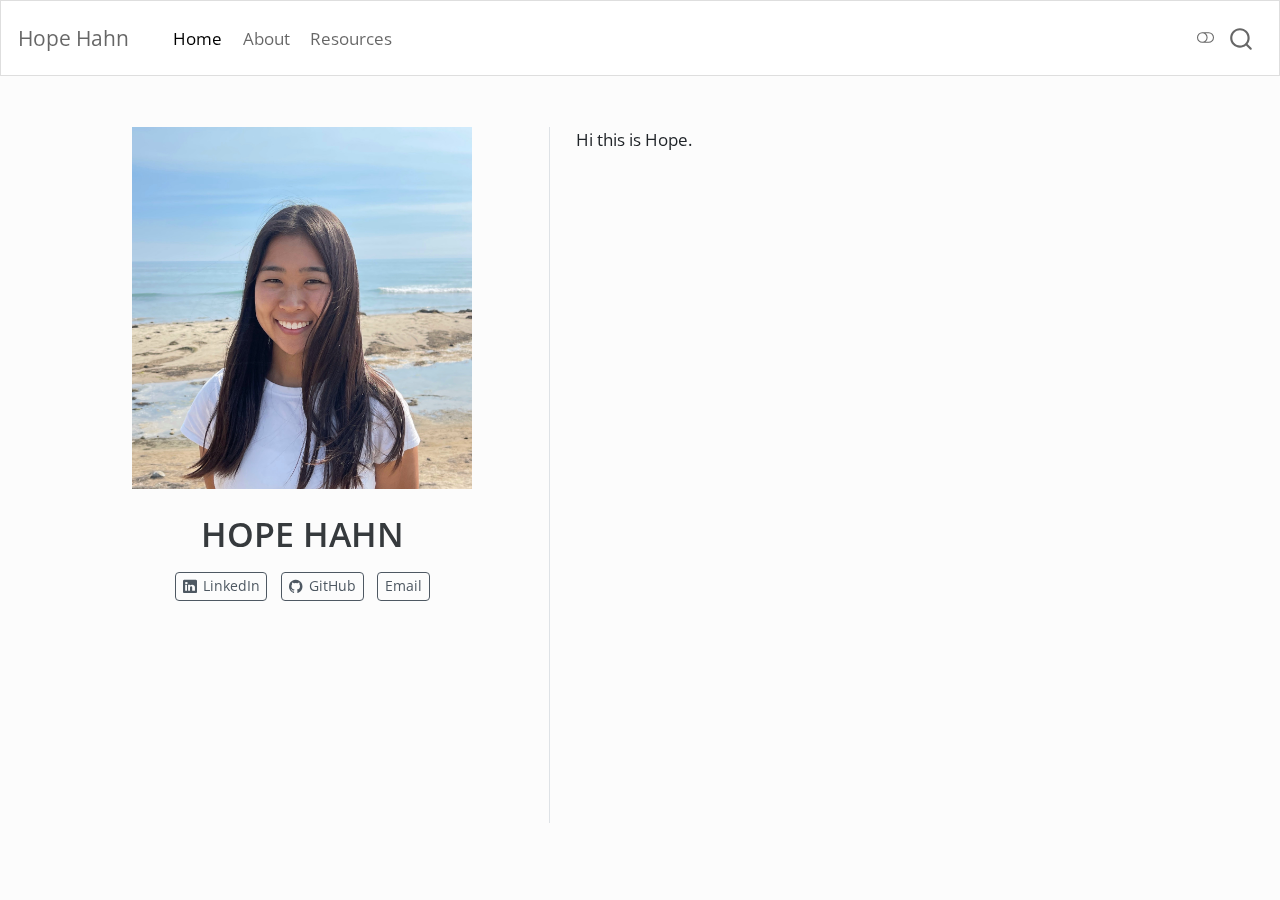
<file: docs/index.html>
<!DOCTYPE html>
<html xmlns="http://www.w3.org/1999/xhtml" lang="en" xml:lang="en"><head>

<meta charset="utf-8">
<meta name="generator" content="quarto-1.3.353">

<meta name="viewport" content="width=device-width, initial-scale=1.0, user-scalable=yes">


<title>Hope Hahn - HOPE HAHN</title>
<style>
code{white-space: pre-wrap;}
span.smallcaps{font-variant: small-caps;}
div.columns{display: flex; gap: min(4vw, 1.5em);}
div.column{flex: auto; overflow-x: auto;}
div.hanging-indent{margin-left: 1.5em; text-indent: -1.5em;}
ul.task-list{list-style: none;}
ul.task-list li input[type="checkbox"] {
  width: 0.8em;
  margin: 0 0.8em 0.2em -1em; /* quarto-specific, see https://github.com/quarto-dev/quarto-cli/issues/4556 */ 
  vertical-align: middle;
}
</style>


<script src="site_libs/quarto-nav/quarto-nav.js"></script>
<script src="site_libs/quarto-nav/headroom.min.js"></script>
<script src="site_libs/clipboard/clipboard.min.js"></script>
<script src="site_libs/quarto-search/autocomplete.umd.js"></script>
<script src="site_libs/quarto-search/fuse.min.js"></script>
<script src="site_libs/quarto-search/quarto-search.js"></script>
<meta name="quarto:offset" content="./">
<script src="site_libs/quarto-html/quarto.js"></script>
<script src="site_libs/quarto-html/popper.min.js"></script>
<script src="site_libs/quarto-html/tippy.umd.min.js"></script>
<link href="site_libs/quarto-html/tippy.css" rel="stylesheet">
<link href="site_libs/quarto-html/quarto-syntax-highlighting.css" rel="stylesheet" class="quarto-color-scheme" id="quarto-text-highlighting-styles">
<link href="site_libs/quarto-html/quarto-syntax-highlighting-dark.css" rel="prefetch" class="quarto-color-scheme quarto-color-alternate" id="quarto-text-highlighting-styles">
<script src="site_libs/bootstrap/bootstrap.min.js"></script>
<link href="site_libs/bootstrap/bootstrap-icons.css" rel="stylesheet">
<link href="site_libs/bootstrap/bootstrap.min.css" rel="stylesheet" class="quarto-color-scheme" id="quarto-bootstrap" data-mode="light">
<link href="site_libs/bootstrap/bootstrap-dark.min.css" rel="prefetch" class="quarto-color-scheme quarto-color-alternate" id="quarto-bootstrap" data-mode="dark">
<script id="quarto-search-options" type="application/json">{
  "location": "navbar",
  "copy-button": false,
  "collapse-after": 3,
  "panel-placement": "end",
  "type": "overlay",
  "limit": 20,
  "language": {
    "search-no-results-text": "No results",
    "search-matching-documents-text": "matching documents",
    "search-copy-link-title": "Copy link to search",
    "search-hide-matches-text": "Hide additional matches",
    "search-more-match-text": "more match in this document",
    "search-more-matches-text": "more matches in this document",
    "search-clear-button-title": "Clear",
    "search-detached-cancel-button-title": "Cancel",
    "search-submit-button-title": "Submit"
  }
}</script>


<link rel="stylesheet" href="styles.css">
</head>

<body class="nav-fixed">

<div id="quarto-search-results"></div>
  <header id="quarto-header" class="headroom fixed-top">
    <nav class="navbar navbar-expand-lg navbar-dark ">
      <div class="navbar-container container-fluid">
      <div class="navbar-brand-container">
    <a class="navbar-brand" href="./index.html">
    <span class="navbar-title">Hope Hahn</span>
    </a>
  </div>
            <div id="quarto-search" class="" title="Search"></div>
          <button class="navbar-toggler" type="button" data-bs-toggle="collapse" data-bs-target="#navbarCollapse" aria-controls="navbarCollapse" aria-expanded="false" aria-label="Toggle navigation" onclick="if (window.quartoToggleHeadroom) { window.quartoToggleHeadroom(); }">
  <span class="navbar-toggler-icon"></span>
</button>
          <div class="collapse navbar-collapse" id="navbarCollapse">
            <ul class="navbar-nav navbar-nav-scroll me-auto">
  <li class="nav-item">
    <a class="nav-link active" href="./index.html" rel="" target="" aria-current="page">
 <span class="menu-text">Home</span></a>
  </li>  
  <li class="nav-item">
    <a class="nav-link" href="./about.html" rel="" target="">
 <span class="menu-text">About</span></a>
  </li>  
  <li class="nav-item">
    <a class="nav-link" href="./resources.qmd" rel="" target="">
 <span class="menu-text">Resources</span></a>
  </li>  
</ul>
            <div class="quarto-navbar-tools ms-auto">
  <a href="" class="quarto-color-scheme-toggle quarto-navigation-tool  px-1" onclick="window.quartoToggleColorScheme(); return false;" title="Toggle dark mode"><i class="bi"></i></a>
</div>
          </div> <!-- /navcollapse -->
      </div> <!-- /container-fluid -->
    </nav>
</header>
<!-- content -->
<div id="quarto-content" class="quarto-container page-columns page-rows-contents page-layout-full page-navbar">
<!-- sidebar -->
<!-- margin-sidebar -->
    
<!-- main -->
<div class="quarto-about-trestles column-page">
  <div class="about-entity">
    <img src="Snapseed.jpeg" class="about-image
  rectangle " style="width: 20em;">
<header id="title-block-header" class="quarto-title-block default">
<div class="quarto-title">
<h1 class="title">HOPE HAHN</h1>
</div>
<div class="quarto-title-meta">
  </div>
</header>
    <div class="about-links">
  <a href="https://www.linkedin.com/in/hope-hahn/" class="about-link" rel="" target="">
    <i class="bi bi-linkedin"></i>
     <span class="about-link-text">LinkedIn</span>
  </a>
  <a href="https://github.com/h-hahn" class="about-link" rel="" target="">
    <i class="bi bi-github"></i>
     <span class="about-link-text">GitHub</span>
  </a>
  <a href="mailto:hmhahn19@gmail.com" class="about-link" rel="" target="">
     <span class="about-link-text">Email</span>
  </a>
</div>
  </div>
  <div class="about-contents"><main class="content column-page" id="quarto-document-content">
<p>Hi this is Hope.</p>


</main></div>
</div>
 <!-- /main -->
<script id="quarto-html-after-body" type="application/javascript">
window.document.addEventListener("DOMContentLoaded", function (event) {
  const toggleBodyColorMode = (bsSheetEl) => {
    const mode = bsSheetEl.getAttribute("data-mode");
    const bodyEl = window.document.querySelector("body");
    if (mode === "dark") {
      bodyEl.classList.add("quarto-dark");
      bodyEl.classList.remove("quarto-light");
    } else {
      bodyEl.classList.add("quarto-light");
      bodyEl.classList.remove("quarto-dark");
    }
  }
  const toggleBodyColorPrimary = () => {
    const bsSheetEl = window.document.querySelector("link#quarto-bootstrap");
    if (bsSheetEl) {
      toggleBodyColorMode(bsSheetEl);
    }
  }
  toggleBodyColorPrimary();  
  const disableStylesheet = (stylesheets) => {
    for (let i=0; i < stylesheets.length; i++) {
      const stylesheet = stylesheets[i];
      stylesheet.rel = 'prefetch';
    }
  }
  const enableStylesheet = (stylesheets) => {
    for (let i=0; i < stylesheets.length; i++) {
      const stylesheet = stylesheets[i];
      stylesheet.rel = 'stylesheet';
    }
  }
  const manageTransitions = (selector, allowTransitions) => {
    const els = window.document.querySelectorAll(selector);
    for (let i=0; i < els.length; i++) {
      const el = els[i];
      if (allowTransitions) {
        el.classList.remove('notransition');
      } else {
        el.classList.add('notransition');
      }
    }
  }
  const toggleColorMode = (alternate) => {
    // Switch the stylesheets
    const alternateStylesheets = window.document.querySelectorAll('link.quarto-color-scheme.quarto-color-alternate');
    manageTransitions('#quarto-margin-sidebar .nav-link', false);
    if (alternate) {
      enableStylesheet(alternateStylesheets);
      for (const sheetNode of alternateStylesheets) {
        if (sheetNode.id === "quarto-bootstrap") {
          toggleBodyColorMode(sheetNode);
        }
      }
    } else {
      disableStylesheet(alternateStylesheets);
      toggleBodyColorPrimary();
    }
    manageTransitions('#quarto-margin-sidebar .nav-link', true);
    // Switch the toggles
    const toggles = window.document.querySelectorAll('.quarto-color-scheme-toggle');
    for (let i=0; i < toggles.length; i++) {
      const toggle = toggles[i];
      if (toggle) {
        if (alternate) {
          toggle.classList.add("alternate");     
        } else {
          toggle.classList.remove("alternate");
        }
      }
    }
    // Hack to workaround the fact that safari doesn't
    // properly recolor the scrollbar when toggling (#1455)
    if (navigator.userAgent.indexOf('Safari') > 0 && navigator.userAgent.indexOf('Chrome') == -1) {
      manageTransitions("body", false);
      window.scrollTo(0, 1);
      setTimeout(() => {
        window.scrollTo(0, 0);
        manageTransitions("body", true);
      }, 40);  
    }
  }
  const isFileUrl = () => { 
    return window.location.protocol === 'file:';
  }
  const hasAlternateSentinel = () => {  
    let styleSentinel = getColorSchemeSentinel();
    if (styleSentinel !== null) {
      return styleSentinel === "alternate";
    } else {
      return false;
    }
  }
  const setStyleSentinel = (alternate) => {
    const value = alternate ? "alternate" : "default";
    if (!isFileUrl()) {
      window.localStorage.setItem("quarto-color-scheme", value);
    } else {
      localAlternateSentinel = value;
    }
  }
  const getColorSchemeSentinel = () => {
    if (!isFileUrl()) {
      const storageValue = window.localStorage.getItem("quarto-color-scheme");
      return storageValue != null ? storageValue : localAlternateSentinel;
    } else {
      return localAlternateSentinel;
    }
  }
  let localAlternateSentinel = 'default';
  // Dark / light mode switch
  window.quartoToggleColorScheme = () => {
    // Read the current dark / light value 
    let toAlternate = !hasAlternateSentinel();
    toggleColorMode(toAlternate);
    setStyleSentinel(toAlternate);
  };
  // Ensure there is a toggle, if there isn't float one in the top right
  if (window.document.querySelector('.quarto-color-scheme-toggle') === null) {
    const a = window.document.createElement('a');
    a.classList.add('top-right');
    a.classList.add('quarto-color-scheme-toggle');
    a.href = "";
    a.onclick = function() { try { window.quartoToggleColorScheme(); } catch {} return false; };
    const i = window.document.createElement("i");
    i.classList.add('bi');
    a.appendChild(i);
    window.document.body.appendChild(a);
  }
  // Switch to dark mode if need be
  if (hasAlternateSentinel()) {
    toggleColorMode(true);
  } else {
    toggleColorMode(false);
  }
  const isCodeAnnotation = (el) => {
    for (const clz of el.classList) {
      if (clz.startsWith('code-annotation-')) {                     
        return true;
      }
    }
    return false;
  }
  const clipboard = new window.ClipboardJS('.code-copy-button', {
    text: function(trigger) {
      const codeEl = trigger.previousElementSibling.cloneNode(true);
      for (const childEl of codeEl.children) {
        if (isCodeAnnotation(childEl)) {
          childEl.remove();
        }
      }
      return codeEl.innerText;
    }
  });
  clipboard.on('success', function(e) {
    // button target
    const button = e.trigger;
    // don't keep focus
    button.blur();
    // flash "checked"
    button.classList.add('code-copy-button-checked');
    var currentTitle = button.getAttribute("title");
    button.setAttribute("title", "Copied!");
    let tooltip;
    if (window.bootstrap) {
      button.setAttribute("data-bs-toggle", "tooltip");
      button.setAttribute("data-bs-placement", "left");
      button.setAttribute("data-bs-title", "Copied!");
      tooltip = new bootstrap.Tooltip(button, 
        { trigger: "manual", 
          customClass: "code-copy-button-tooltip",
          offset: [0, -8]});
      tooltip.show();    
    }
    setTimeout(function() {
      if (tooltip) {
        tooltip.hide();
        button.removeAttribute("data-bs-title");
        button.removeAttribute("data-bs-toggle");
        button.removeAttribute("data-bs-placement");
      }
      button.setAttribute("title", currentTitle);
      button.classList.remove('code-copy-button-checked');
    }, 1000);
    // clear code selection
    e.clearSelection();
  });
  function tippyHover(el, contentFn) {
    const config = {
      allowHTML: true,
      content: contentFn,
      maxWidth: 500,
      delay: 100,
      arrow: false,
      appendTo: function(el) {
          return el.parentElement;
      },
      interactive: true,
      interactiveBorder: 10,
      theme: 'quarto',
      placement: 'bottom-start'
    };
    window.tippy(el, config); 
  }
  const noterefs = window.document.querySelectorAll('a[role="doc-noteref"]');
  for (var i=0; i<noterefs.length; i++) {
    const ref = noterefs[i];
    tippyHover(ref, function() {
      // use id or data attribute instead here
      let href = ref.getAttribute('data-footnote-href') || ref.getAttribute('href');
      try { href = new URL(href).hash; } catch {}
      const id = href.replace(/^#\/?/, "");
      const note = window.document.getElementById(id);
      return note.innerHTML;
    });
  }
      let selectedAnnoteEl;
      const selectorForAnnotation = ( cell, annotation) => {
        let cellAttr = 'data-code-cell="' + cell + '"';
        let lineAttr = 'data-code-annotation="' +  annotation + '"';
        const selector = 'span[' + cellAttr + '][' + lineAttr + ']';
        return selector;
      }
      const selectCodeLines = (annoteEl) => {
        const doc = window.document;
        const targetCell = annoteEl.getAttribute("data-target-cell");
        const targetAnnotation = annoteEl.getAttribute("data-target-annotation");
        const annoteSpan = window.document.querySelector(selectorForAnnotation(targetCell, targetAnnotation));
        const lines = annoteSpan.getAttribute("data-code-lines").split(",");
        const lineIds = lines.map((line) => {
          return targetCell + "-" + line;
        })
        let top = null;
        let height = null;
        let parent = null;
        if (lineIds.length > 0) {
            //compute the position of the single el (top and bottom and make a div)
            const el = window.document.getElementById(lineIds[0]);
            top = el.offsetTop;
            height = el.offsetHeight;
            parent = el.parentElement.parentElement;
          if (lineIds.length > 1) {
            const lastEl = window.document.getElementById(lineIds[lineIds.length - 1]);
            const bottom = lastEl.offsetTop + lastEl.offsetHeight;
            height = bottom - top;
          }
          if (top !== null && height !== null && parent !== null) {
            // cook up a div (if necessary) and position it 
            let div = window.document.getElementById("code-annotation-line-highlight");
            if (div === null) {
              div = window.document.createElement("div");
              div.setAttribute("id", "code-annotation-line-highlight");
              div.style.position = 'absolute';
              parent.appendChild(div);
            }
            div.style.top = top - 2 + "px";
            div.style.height = height + 4 + "px";
            let gutterDiv = window.document.getElementById("code-annotation-line-highlight-gutter");
            if (gutterDiv === null) {
              gutterDiv = window.document.createElement("div");
              gutterDiv.setAttribute("id", "code-annotation-line-highlight-gutter");
              gutterDiv.style.position = 'absolute';
              const codeCell = window.document.getElementById(targetCell);
              const gutter = codeCell.querySelector('.code-annotation-gutter');
              gutter.appendChild(gutterDiv);
            }
            gutterDiv.style.top = top - 2 + "px";
            gutterDiv.style.height = height + 4 + "px";
          }
          selectedAnnoteEl = annoteEl;
        }
      };
      const unselectCodeLines = () => {
        const elementsIds = ["code-annotation-line-highlight", "code-annotation-line-highlight-gutter"];
        elementsIds.forEach((elId) => {
          const div = window.document.getElementById(elId);
          if (div) {
            div.remove();
          }
        });
        selectedAnnoteEl = undefined;
      };
      // Attach click handler to the DT
      const annoteDls = window.document.querySelectorAll('dt[data-target-cell]');
      for (const annoteDlNode of annoteDls) {
        annoteDlNode.addEventListener('click', (event) => {
          const clickedEl = event.target;
          if (clickedEl !== selectedAnnoteEl) {
            unselectCodeLines();
            const activeEl = window.document.querySelector('dt[data-target-cell].code-annotation-active');
            if (activeEl) {
              activeEl.classList.remove('code-annotation-active');
            }
            selectCodeLines(clickedEl);
            clickedEl.classList.add('code-annotation-active');
          } else {
            // Unselect the line
            unselectCodeLines();
            clickedEl.classList.remove('code-annotation-active');
          }
        });
      }
  const findCites = (el) => {
    const parentEl = el.parentElement;
    if (parentEl) {
      const cites = parentEl.dataset.cites;
      if (cites) {
        return {
          el,
          cites: cites.split(' ')
        };
      } else {
        return findCites(el.parentElement)
      }
    } else {
      return undefined;
    }
  };
  var bibliorefs = window.document.querySelectorAll('a[role="doc-biblioref"]');
  for (var i=0; i<bibliorefs.length; i++) {
    const ref = bibliorefs[i];
    const citeInfo = findCites(ref);
    if (citeInfo) {
      tippyHover(citeInfo.el, function() {
        var popup = window.document.createElement('div');
        citeInfo.cites.forEach(function(cite) {
          var citeDiv = window.document.createElement('div');
          citeDiv.classList.add('hanging-indent');
          citeDiv.classList.add('csl-entry');
          var biblioDiv = window.document.getElementById('ref-' + cite);
          if (biblioDiv) {
            citeDiv.innerHTML = biblioDiv.innerHTML;
          }
          popup.appendChild(citeDiv);
        });
        return popup.innerHTML;
      });
    }
  }
});
</script>
</div> <!-- /content -->



</body></html>
</file>
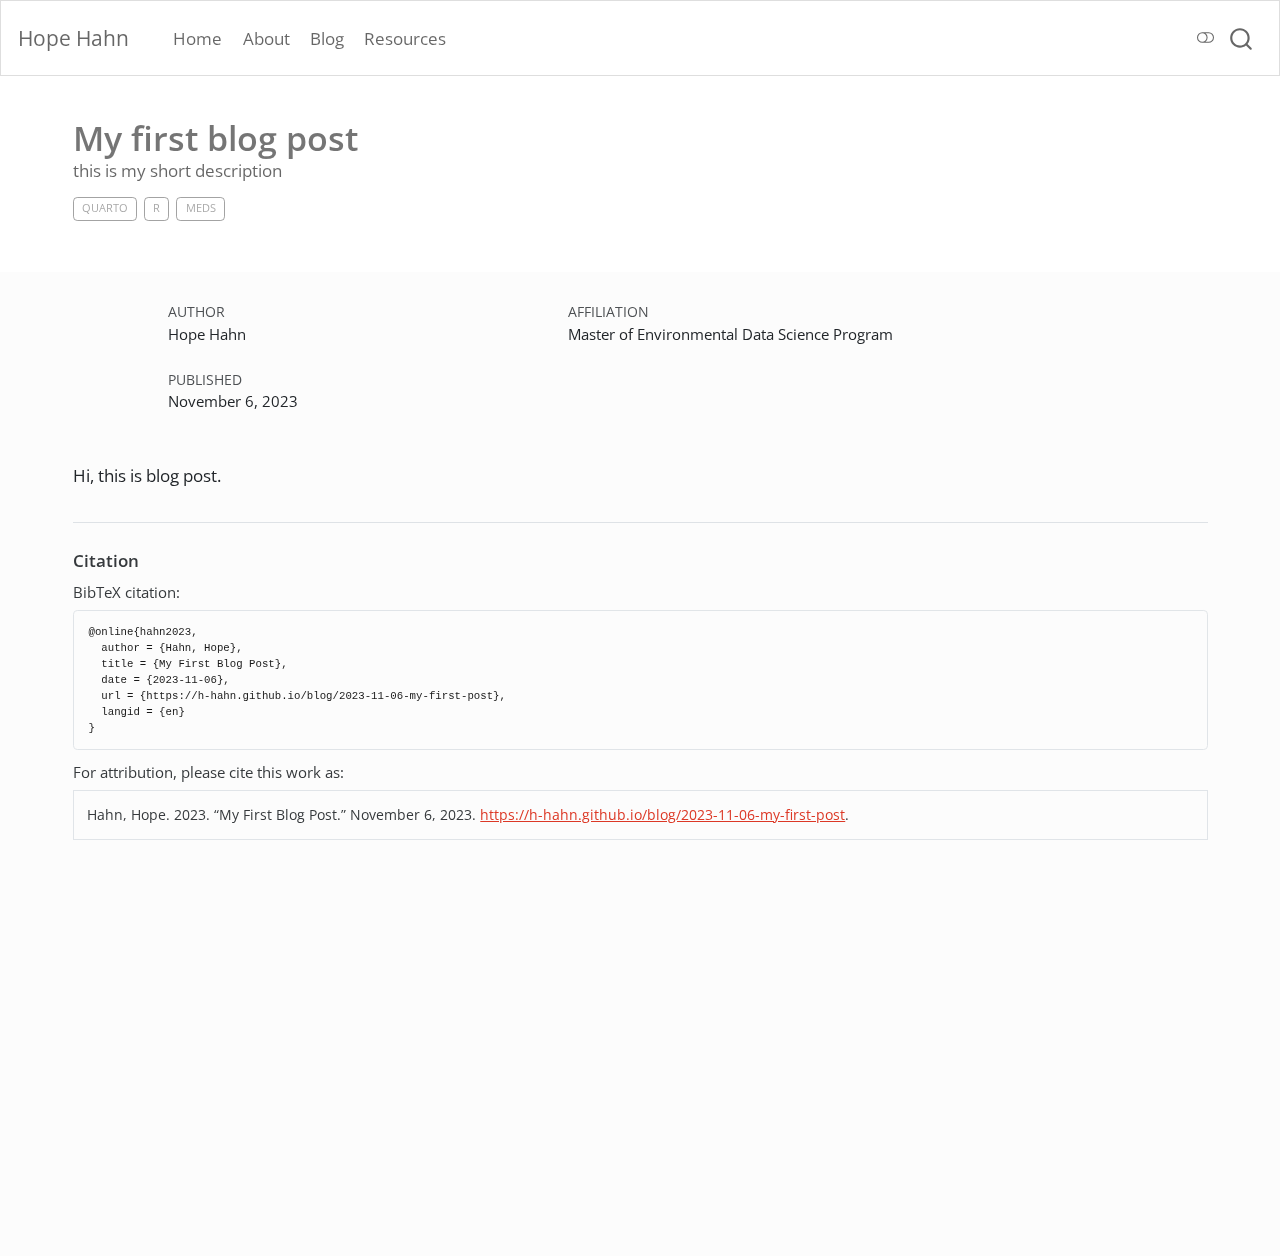
<file: docs/blog/2022-11-06-my-first-post/index.html>
<!DOCTYPE html>
<html xmlns="http://www.w3.org/1999/xhtml" lang="en" xml:lang="en"><head>

<meta charset="utf-8">
<meta name="generator" content="quarto-1.3.450">

<meta name="viewport" content="width=device-width, initial-scale=1.0, user-scalable=yes">

<meta name="author" content="Hope Hahn">
<meta name="dcterms.date" content="2023-11-06">
<meta name="description" content="this is my short description">

<title>Hope Hahn - My first blog post</title>
<style>
code{white-space: pre-wrap;}
span.smallcaps{font-variant: small-caps;}
div.columns{display: flex; gap: min(4vw, 1.5em);}
div.column{flex: auto; overflow-x: auto;}
div.hanging-indent{margin-left: 1.5em; text-indent: -1.5em;}
ul.task-list{list-style: none;}
ul.task-list li input[type="checkbox"] {
  width: 0.8em;
  margin: 0 0.8em 0.2em -1em; /* quarto-specific, see https://github.com/quarto-dev/quarto-cli/issues/4556 */ 
  vertical-align: middle;
}
</style>


<script src="../../site_libs/quarto-nav/quarto-nav.js"></script>
<script src="../../site_libs/quarto-nav/headroom.min.js"></script>
<script src="../../site_libs/clipboard/clipboard.min.js"></script>
<script src="../../site_libs/quarto-search/autocomplete.umd.js"></script>
<script src="../../site_libs/quarto-search/fuse.min.js"></script>
<script src="../../site_libs/quarto-search/quarto-search.js"></script>
<meta name="quarto:offset" content="../../">
<script src="../../site_libs/quarto-html/quarto.js"></script>
<script src="../../site_libs/quarto-html/popper.min.js"></script>
<script src="../../site_libs/quarto-html/tippy.umd.min.js"></script>
<script src="../../site_libs/quarto-html/anchor.min.js"></script>
<link href="../../site_libs/quarto-html/tippy.css" rel="stylesheet">
<link href="../../site_libs/quarto-html/quarto-syntax-highlighting.css" rel="stylesheet" class="quarto-color-scheme" id="quarto-text-highlighting-styles">
<link href="../../site_libs/quarto-html/quarto-syntax-highlighting-dark.css" rel="prefetch" class="quarto-color-scheme quarto-color-alternate" id="quarto-text-highlighting-styles">
<script src="../../site_libs/bootstrap/bootstrap.min.js"></script>
<link href="../../site_libs/bootstrap/bootstrap-icons.css" rel="stylesheet">
<link href="../../site_libs/bootstrap/bootstrap.min.css" rel="stylesheet" class="quarto-color-scheme" id="quarto-bootstrap" data-mode="light">
<link href="../../site_libs/bootstrap/bootstrap-dark.min.css" rel="prefetch" class="quarto-color-scheme quarto-color-alternate" id="quarto-bootstrap" data-mode="dark">
<script id="quarto-search-options" type="application/json">{
  "location": "navbar",
  "copy-button": false,
  "collapse-after": 3,
  "panel-placement": "end",
  "type": "overlay",
  "limit": 20,
  "language": {
    "search-no-results-text": "No results",
    "search-matching-documents-text": "matching documents",
    "search-copy-link-title": "Copy link to search",
    "search-hide-matches-text": "Hide additional matches",
    "search-more-match-text": "more match in this document",
    "search-more-matches-text": "more matches in this document",
    "search-clear-button-title": "Clear",
    "search-detached-cancel-button-title": "Cancel",
    "search-submit-button-title": "Submit",
    "search-label": "Search"
  }
}</script>


<link rel="stylesheet" href="../../styles.css">
</head>

<body class="nav-fixed">

<div id="quarto-search-results"></div>
  <header id="quarto-header" class="headroom fixed-top">
    <nav class="navbar navbar-expand-lg navbar-dark ">
      <div class="navbar-container container-fluid">
      <div class="navbar-brand-container">
    <a class="navbar-brand" href="../../index.html">
    <span class="navbar-title">Hope Hahn</span>
    </a>
  </div>
            <div id="quarto-search" class="" title="Search"></div>
          <button class="navbar-toggler" type="button" data-bs-toggle="collapse" data-bs-target="#navbarCollapse" aria-controls="navbarCollapse" aria-expanded="false" aria-label="Toggle navigation" onclick="if (window.quartoToggleHeadroom) { window.quartoToggleHeadroom(); }">
  <span class="navbar-toggler-icon"></span>
</button>
          <div class="collapse navbar-collapse" id="navbarCollapse">
            <ul class="navbar-nav navbar-nav-scroll me-auto">
  <li class="nav-item">
    <a class="nav-link" href="../../index.html" rel="" target="">
 <span class="menu-text">Home</span></a>
  </li>  
  <li class="nav-item">
    <a class="nav-link" href="../../about.html" rel="" target="">
 <span class="menu-text">About</span></a>
  </li>  
  <li class="nav-item">
    <a class="nav-link" href="../../blog.html" rel="" target="">
 <span class="menu-text">Blog</span></a>
  </li>  
  <li class="nav-item">
    <a class="nav-link" href="../../resources.qmd" rel="" target="">
 <span class="menu-text">Resources</span></a>
  </li>  
</ul>
            <div class="quarto-navbar-tools ms-auto">
  <a href="" class="quarto-color-scheme-toggle quarto-navigation-tool  px-1" onclick="window.quartoToggleColorScheme(); return false;" title="Toggle dark mode"><i class="bi"></i></a>
</div>
          </div> <!-- /navcollapse -->
      </div> <!-- /container-fluid -->
    </nav>
</header>
<!-- content -->
<header id="title-block-header" class="quarto-title-block default page-columns page-full">
  <div class="quarto-title-banner page-columns page-full">
    <div class="quarto-title column-page">
      <h1 class="title">My first blog post</h1>
                  <div>
        <div class="description">
          this is my short description
        </div>
      </div>
                          <div class="quarto-categories">
                <div class="quarto-category">Quarto</div>
                <div class="quarto-category">R</div>
                <div class="quarto-category">MEDS</div>
              </div>
                  </div>
  </div>
    
  <div class="quarto-title-meta-author">
    <div class="quarto-title-meta-heading">Author</div>
    <div class="quarto-title-meta-heading">Affiliation</div>
    
      <div class="quarto-title-meta-contents">
      <p class="author"><a href="https://h-hahn.github.io/">Hope Hahn</a> </p>
    </div>
      <div class="quarto-title-meta-contents">
          <p class="affiliation">
              <a href="https://ucsb-meds.github.io/">
              Master of Environmental Data Science Program
              </a>
            </p>
        </div>
      </div>

  <div class="quarto-title-meta">

        
      <div>
      <div class="quarto-title-meta-heading">Published</div>
      <div class="quarto-title-meta-contents">
        <p class="date">November 6, 2023</p>
      </div>
    </div>
    
      
    </div>
    
  
  </header><div id="quarto-content" class="quarto-container page-columns page-rows-contents page-layout-full page-navbar">
<!-- sidebar -->
<!-- margin-sidebar -->
    <div id="quarto-margin-sidebar" class="sidebar margin-sidebar zindex-bottom">
        
    </div>
<!-- main -->
<main class="content quarto-banner-title-block column-page" id="quarto-document-content">




<p>Hi, this is blog post.</p>



<div id="quarto-appendix" class="default"><section class="quarto-appendix-contents"><h2 class="anchored quarto-appendix-heading">Citation</h2><div><div class="quarto-appendix-secondary-label">BibTeX citation:</div><pre class="sourceCode code-with-copy quarto-appendix-bibtex"><code class="sourceCode bibtex">@online{hahn2023,
  author = {Hahn, Hope},
  title = {My First Blog Post},
  date = {2023-11-06},
  url = {https://h-hahn.github.io/blog/2023-11-06-my-first-post},
  langid = {en}
}
</code><button title="Copy to Clipboard" class="code-copy-button"><i class="bi"></i></button></pre><div class="quarto-appendix-secondary-label">For attribution, please cite this work as:</div><div id="ref-hahn2023" class="csl-entry quarto-appendix-citeas" role="listitem">
Hahn, Hope. 2023. <span>“My First Blog Post.”</span> November 6, 2023.
<a href="https://h-hahn.github.io/blog/2023-11-06-my-first-post">https://h-hahn.github.io/blog/2023-11-06-my-first-post</a>.
</div></div></section></div></main> <!-- /main -->
<script id="quarto-html-after-body" type="application/javascript">
window.document.addEventListener("DOMContentLoaded", function (event) {
  const toggleBodyColorMode = (bsSheetEl) => {
    const mode = bsSheetEl.getAttribute("data-mode");
    const bodyEl = window.document.querySelector("body");
    if (mode === "dark") {
      bodyEl.classList.add("quarto-dark");
      bodyEl.classList.remove("quarto-light");
    } else {
      bodyEl.classList.add("quarto-light");
      bodyEl.classList.remove("quarto-dark");
    }
  }
  const toggleBodyColorPrimary = () => {
    const bsSheetEl = window.document.querySelector("link#quarto-bootstrap");
    if (bsSheetEl) {
      toggleBodyColorMode(bsSheetEl);
    }
  }
  toggleBodyColorPrimary();  
  const disableStylesheet = (stylesheets) => {
    for (let i=0; i < stylesheets.length; i++) {
      const stylesheet = stylesheets[i];
      stylesheet.rel = 'prefetch';
    }
  }
  const enableStylesheet = (stylesheets) => {
    for (let i=0; i < stylesheets.length; i++) {
      const stylesheet = stylesheets[i];
      stylesheet.rel = 'stylesheet';
    }
  }
  const manageTransitions = (selector, allowTransitions) => {
    const els = window.document.querySelectorAll(selector);
    for (let i=0; i < els.length; i++) {
      const el = els[i];
      if (allowTransitions) {
        el.classList.remove('notransition');
      } else {
        el.classList.add('notransition');
      }
    }
  }
  const toggleColorMode = (alternate) => {
    // Switch the stylesheets
    const alternateStylesheets = window.document.querySelectorAll('link.quarto-color-scheme.quarto-color-alternate');
    manageTransitions('#quarto-margin-sidebar .nav-link', false);
    if (alternate) {
      enableStylesheet(alternateStylesheets);
      for (const sheetNode of alternateStylesheets) {
        if (sheetNode.id === "quarto-bootstrap") {
          toggleBodyColorMode(sheetNode);
        }
      }
    } else {
      disableStylesheet(alternateStylesheets);
      toggleBodyColorPrimary();
    }
    manageTransitions('#quarto-margin-sidebar .nav-link', true);
    // Switch the toggles
    const toggles = window.document.querySelectorAll('.quarto-color-scheme-toggle');
    for (let i=0; i < toggles.length; i++) {
      const toggle = toggles[i];
      if (toggle) {
        if (alternate) {
          toggle.classList.add("alternate");     
        } else {
          toggle.classList.remove("alternate");
        }
      }
    }
    // Hack to workaround the fact that safari doesn't
    // properly recolor the scrollbar when toggling (#1455)
    if (navigator.userAgent.indexOf('Safari') > 0 && navigator.userAgent.indexOf('Chrome') == -1) {
      manageTransitions("body", false);
      window.scrollTo(0, 1);
      setTimeout(() => {
        window.scrollTo(0, 0);
        manageTransitions("body", true);
      }, 40);  
    }
  }
  const isFileUrl = () => { 
    return window.location.protocol === 'file:';
  }
  const hasAlternateSentinel = () => {  
    let styleSentinel = getColorSchemeSentinel();
    if (styleSentinel !== null) {
      return styleSentinel === "alternate";
    } else {
      return false;
    }
  }
  const setStyleSentinel = (alternate) => {
    const value = alternate ? "alternate" : "default";
    if (!isFileUrl()) {
      window.localStorage.setItem("quarto-color-scheme", value);
    } else {
      localAlternateSentinel = value;
    }
  }
  const getColorSchemeSentinel = () => {
    if (!isFileUrl()) {
      const storageValue = window.localStorage.getItem("quarto-color-scheme");
      return storageValue != null ? storageValue : localAlternateSentinel;
    } else {
      return localAlternateSentinel;
    }
  }
  let localAlternateSentinel = 'default';
  // Dark / light mode switch
  window.quartoToggleColorScheme = () => {
    // Read the current dark / light value 
    let toAlternate = !hasAlternateSentinel();
    toggleColorMode(toAlternate);
    setStyleSentinel(toAlternate);
  };
  // Ensure there is a toggle, if there isn't float one in the top right
  if (window.document.querySelector('.quarto-color-scheme-toggle') === null) {
    const a = window.document.createElement('a');
    a.classList.add('top-right');
    a.classList.add('quarto-color-scheme-toggle');
    a.href = "";
    a.onclick = function() { try { window.quartoToggleColorScheme(); } catch {} return false; };
    const i = window.document.createElement("i");
    i.classList.add('bi');
    a.appendChild(i);
    window.document.body.appendChild(a);
  }
  // Switch to dark mode if need be
  if (hasAlternateSentinel()) {
    toggleColorMode(true);
  } else {
    toggleColorMode(false);
  }
  const icon = "";
  const anchorJS = new window.AnchorJS();
  anchorJS.options = {
    placement: 'right',
    icon: icon
  };
  anchorJS.add('.anchored');
  const isCodeAnnotation = (el) => {
    for (const clz of el.classList) {
      if (clz.startsWith('code-annotation-')) {                     
        return true;
      }
    }
    return false;
  }
  const clipboard = new window.ClipboardJS('.code-copy-button', {
    text: function(trigger) {
      const codeEl = trigger.previousElementSibling.cloneNode(true);
      for (const childEl of codeEl.children) {
        if (isCodeAnnotation(childEl)) {
          childEl.remove();
        }
      }
      return codeEl.innerText;
    }
  });
  clipboard.on('success', function(e) {
    // button target
    const button = e.trigger;
    // don't keep focus
    button.blur();
    // flash "checked"
    button.classList.add('code-copy-button-checked');
    var currentTitle = button.getAttribute("title");
    button.setAttribute("title", "Copied!");
    let tooltip;
    if (window.bootstrap) {
      button.setAttribute("data-bs-toggle", "tooltip");
      button.setAttribute("data-bs-placement", "left");
      button.setAttribute("data-bs-title", "Copied!");
      tooltip = new bootstrap.Tooltip(button, 
        { trigger: "manual", 
          customClass: "code-copy-button-tooltip",
          offset: [0, -8]});
      tooltip.show();    
    }
    setTimeout(function() {
      if (tooltip) {
        tooltip.hide();
        button.removeAttribute("data-bs-title");
        button.removeAttribute("data-bs-toggle");
        button.removeAttribute("data-bs-placement");
      }
      button.setAttribute("title", currentTitle);
      button.classList.remove('code-copy-button-checked');
    }, 1000);
    // clear code selection
    e.clearSelection();
  });
  function tippyHover(el, contentFn) {
    const config = {
      allowHTML: true,
      content: contentFn,
      maxWidth: 500,
      delay: 100,
      arrow: false,
      appendTo: function(el) {
          return el.parentElement;
      },
      interactive: true,
      interactiveBorder: 10,
      theme: 'quarto',
      placement: 'bottom-start'
    };
    window.tippy(el, config); 
  }
  const noterefs = window.document.querySelectorAll('a[role="doc-noteref"]');
  for (var i=0; i<noterefs.length; i++) {
    const ref = noterefs[i];
    tippyHover(ref, function() {
      // use id or data attribute instead here
      let href = ref.getAttribute('data-footnote-href') || ref.getAttribute('href');
      try { href = new URL(href).hash; } catch {}
      const id = href.replace(/^#\/?/, "");
      const note = window.document.getElementById(id);
      return note.innerHTML;
    });
  }
      let selectedAnnoteEl;
      const selectorForAnnotation = ( cell, annotation) => {
        let cellAttr = 'data-code-cell="' + cell + '"';
        let lineAttr = 'data-code-annotation="' +  annotation + '"';
        const selector = 'span[' + cellAttr + '][' + lineAttr + ']';
        return selector;
      }
      const selectCodeLines = (annoteEl) => {
        const doc = window.document;
        const targetCell = annoteEl.getAttribute("data-target-cell");
        const targetAnnotation = annoteEl.getAttribute("data-target-annotation");
        const annoteSpan = window.document.querySelector(selectorForAnnotation(targetCell, targetAnnotation));
        const lines = annoteSpan.getAttribute("data-code-lines").split(",");
        const lineIds = lines.map((line) => {
          return targetCell + "-" + line;
        })
        let top = null;
        let height = null;
        let parent = null;
        if (lineIds.length > 0) {
            //compute the position of the single el (top and bottom and make a div)
            const el = window.document.getElementById(lineIds[0]);
            top = el.offsetTop;
            height = el.offsetHeight;
            parent = el.parentElement.parentElement;
          if (lineIds.length > 1) {
            const lastEl = window.document.getElementById(lineIds[lineIds.length - 1]);
            const bottom = lastEl.offsetTop + lastEl.offsetHeight;
            height = bottom - top;
          }
          if (top !== null && height !== null && parent !== null) {
            // cook up a div (if necessary) and position it 
            let div = window.document.getElementById("code-annotation-line-highlight");
            if (div === null) {
              div = window.document.createElement("div");
              div.setAttribute("id", "code-annotation-line-highlight");
              div.style.position = 'absolute';
              parent.appendChild(div);
            }
            div.style.top = top - 2 + "px";
            div.style.height = height + 4 + "px";
            let gutterDiv = window.document.getElementById("code-annotation-line-highlight-gutter");
            if (gutterDiv === null) {
              gutterDiv = window.document.createElement("div");
              gutterDiv.setAttribute("id", "code-annotation-line-highlight-gutter");
              gutterDiv.style.position = 'absolute';
              const codeCell = window.document.getElementById(targetCell);
              const gutter = codeCell.querySelector('.code-annotation-gutter');
              gutter.appendChild(gutterDiv);
            }
            gutterDiv.style.top = top - 2 + "px";
            gutterDiv.style.height = height + 4 + "px";
          }
          selectedAnnoteEl = annoteEl;
        }
      };
      const unselectCodeLines = () => {
        const elementsIds = ["code-annotation-line-highlight", "code-annotation-line-highlight-gutter"];
        elementsIds.forEach((elId) => {
          const div = window.document.getElementById(elId);
          if (div) {
            div.remove();
          }
        });
        selectedAnnoteEl = undefined;
      };
      // Attach click handler to the DT
      const annoteDls = window.document.querySelectorAll('dt[data-target-cell]');
      for (const annoteDlNode of annoteDls) {
        annoteDlNode.addEventListener('click', (event) => {
          const clickedEl = event.target;
          if (clickedEl !== selectedAnnoteEl) {
            unselectCodeLines();
            const activeEl = window.document.querySelector('dt[data-target-cell].code-annotation-active');
            if (activeEl) {
              activeEl.classList.remove('code-annotation-active');
            }
            selectCodeLines(clickedEl);
            clickedEl.classList.add('code-annotation-active');
          } else {
            // Unselect the line
            unselectCodeLines();
            clickedEl.classList.remove('code-annotation-active');
          }
        });
      }
  const findCites = (el) => {
    const parentEl = el.parentElement;
    if (parentEl) {
      const cites = parentEl.dataset.cites;
      if (cites) {
        return {
          el,
          cites: cites.split(' ')
        };
      } else {
        return findCites(el.parentElement)
      }
    } else {
      return undefined;
    }
  };
  var bibliorefs = window.document.querySelectorAll('a[role="doc-biblioref"]');
  for (var i=0; i<bibliorefs.length; i++) {
    const ref = bibliorefs[i];
    const citeInfo = findCites(ref);
    if (citeInfo) {
      tippyHover(citeInfo.el, function() {
        var popup = window.document.createElement('div');
        citeInfo.cites.forEach(function(cite) {
          var citeDiv = window.document.createElement('div');
          citeDiv.classList.add('hanging-indent');
          citeDiv.classList.add('csl-entry');
          var biblioDiv = window.document.getElementById('ref-' + cite);
          if (biblioDiv) {
            citeDiv.innerHTML = biblioDiv.innerHTML;
          }
          popup.appendChild(citeDiv);
        });
        return popup.innerHTML;
      });
    }
  }
});
</script>
</div> <!-- /content -->



</body></html>
</file>
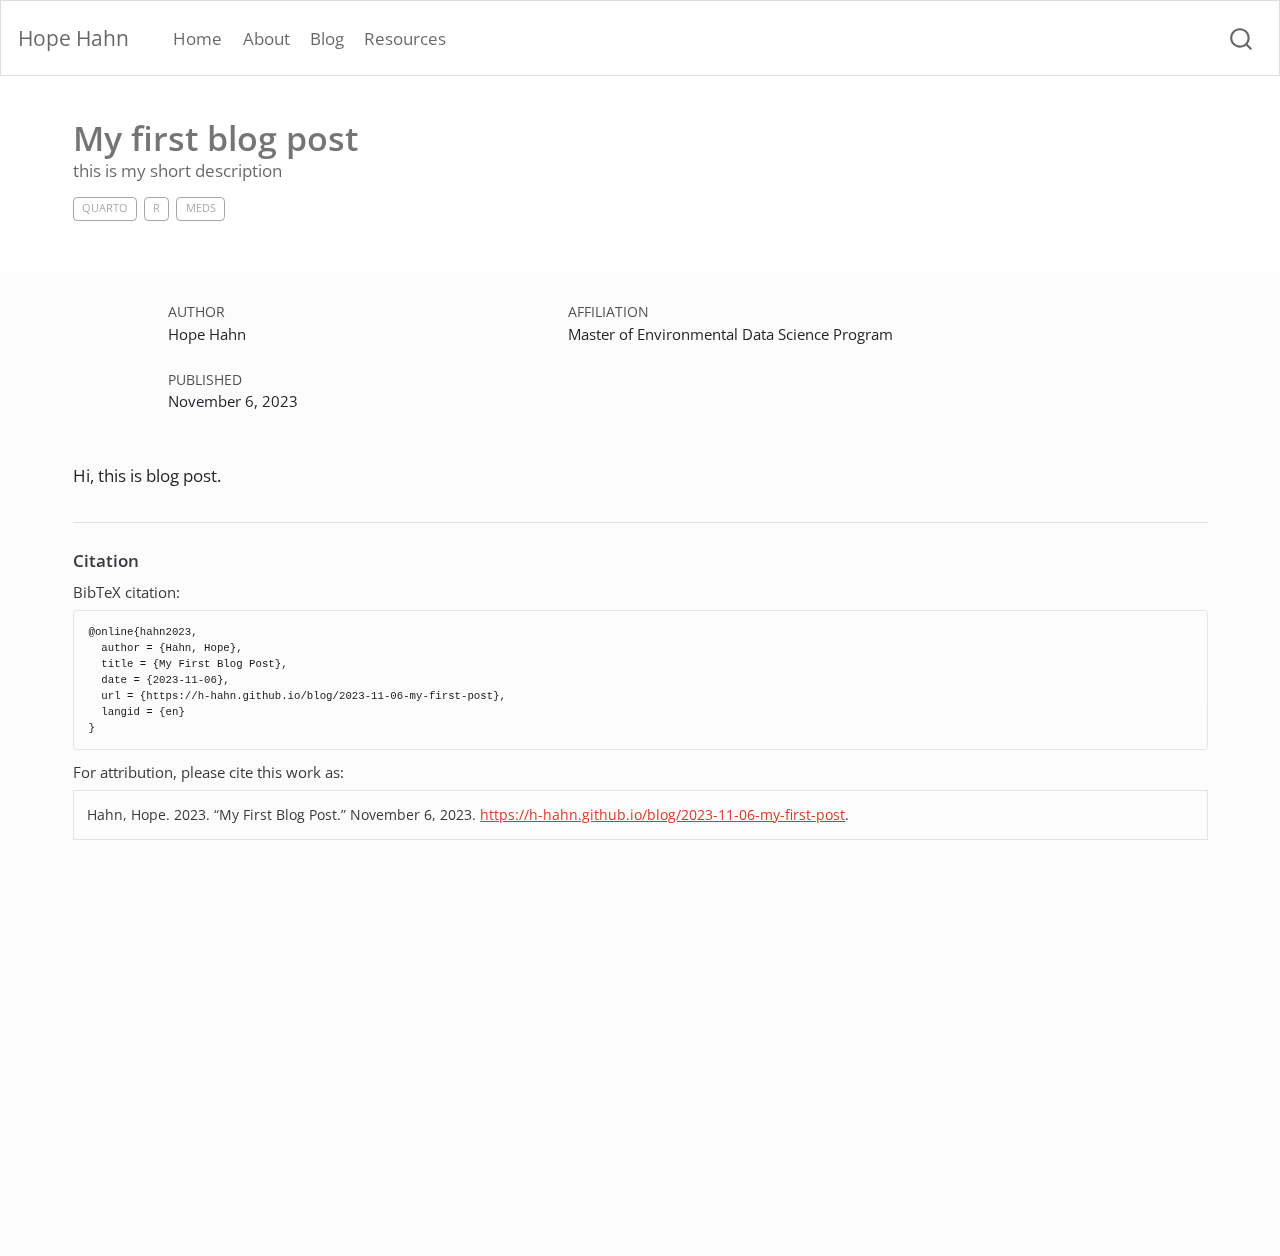
<file: docs/blog/2023-11-06-my-first-post/index.html>
<!DOCTYPE html>
<html xmlns="http://www.w3.org/1999/xhtml" lang="en" xml:lang="en"><head>

<meta charset="utf-8">
<meta name="generator" content="quarto-1.3.450">

<meta name="viewport" content="width=device-width, initial-scale=1.0, user-scalable=yes">

<meta name="author" content="Hope Hahn">
<meta name="dcterms.date" content="2023-11-06">
<meta name="description" content="this is my short description">

<title>Hope Hahn - My first blog post</title>
<style>
code{white-space: pre-wrap;}
span.smallcaps{font-variant: small-caps;}
div.columns{display: flex; gap: min(4vw, 1.5em);}
div.column{flex: auto; overflow-x: auto;}
div.hanging-indent{margin-left: 1.5em; text-indent: -1.5em;}
ul.task-list{list-style: none;}
ul.task-list li input[type="checkbox"] {
  width: 0.8em;
  margin: 0 0.8em 0.2em -1em; /* quarto-specific, see https://github.com/quarto-dev/quarto-cli/issues/4556 */ 
  vertical-align: middle;
}
</style>


<script src="../../site_libs/quarto-nav/quarto-nav.js"></script>
<script src="../../site_libs/quarto-nav/headroom.min.js"></script>
<script src="../../site_libs/clipboard/clipboard.min.js"></script>
<script src="../../site_libs/quarto-search/autocomplete.umd.js"></script>
<script src="../../site_libs/quarto-search/fuse.min.js"></script>
<script src="../../site_libs/quarto-search/quarto-search.js"></script>
<meta name="quarto:offset" content="../../">
<link href="../../logo.jpg" rel="icon" type="image/jpeg">
<script src="../../site_libs/quarto-html/quarto.js"></script>
<script src="../../site_libs/quarto-html/popper.min.js"></script>
<script src="../../site_libs/quarto-html/tippy.umd.min.js"></script>
<script src="../../site_libs/quarto-html/anchor.min.js"></script>
<link href="../../site_libs/quarto-html/tippy.css" rel="stylesheet">
<link href="../../site_libs/quarto-html/quarto-syntax-highlighting.css" rel="stylesheet" id="quarto-text-highlighting-styles">
<script src="../../site_libs/bootstrap/bootstrap.min.js"></script>
<link href="../../site_libs/bootstrap/bootstrap-icons.css" rel="stylesheet">
<link href="../../site_libs/bootstrap/bootstrap.min.css" rel="stylesheet" id="quarto-bootstrap" data-mode="light">
<script id="quarto-search-options" type="application/json">{
  "location": "navbar",
  "copy-button": false,
  "collapse-after": 3,
  "panel-placement": "end",
  "type": "overlay",
  "limit": 20,
  "language": {
    "search-no-results-text": "No results",
    "search-matching-documents-text": "matching documents",
    "search-copy-link-title": "Copy link to search",
    "search-hide-matches-text": "Hide additional matches",
    "search-more-match-text": "more match in this document",
    "search-more-matches-text": "more matches in this document",
    "search-clear-button-title": "Clear",
    "search-detached-cancel-button-title": "Cancel",
    "search-submit-button-title": "Submit",
    "search-label": "Search"
  }
}</script>


<link rel="stylesheet" href="../../styles.css">
</head>

<body class="nav-fixed">

<div id="quarto-search-results"></div>
  <header id="quarto-header" class="headroom fixed-top">
    <nav class="navbar navbar-expand-lg navbar-dark ">
      <div class="navbar-container container-fluid">
      <div class="navbar-brand-container">
    <a class="navbar-brand" href="../../index.html">
    <span class="navbar-title">Hope Hahn</span>
    </a>
  </div>
            <div id="quarto-search" class="" title="Search"></div>
          <button class="navbar-toggler" type="button" data-bs-toggle="collapse" data-bs-target="#navbarCollapse" aria-controls="navbarCollapse" aria-expanded="false" aria-label="Toggle navigation" onclick="if (window.quartoToggleHeadroom) { window.quartoToggleHeadroom(); }">
  <span class="navbar-toggler-icon"></span>
</button>
          <div class="collapse navbar-collapse" id="navbarCollapse">
            <ul class="navbar-nav navbar-nav-scroll me-auto">
  <li class="nav-item">
    <a class="nav-link" href="../../index.html" rel="" target="">
 <span class="menu-text">Home</span></a>
  </li>  
  <li class="nav-item">
    <a class="nav-link" href="../../about.html" rel="" target="">
 <span class="menu-text">About</span></a>
  </li>  
  <li class="nav-item">
    <a class="nav-link" href="../../blog.html" rel="" target="">
 <span class="menu-text">Blog</span></a>
  </li>  
  <li class="nav-item">
    <a class="nav-link" href="../../resources.html" rel="" target="">
 <span class="menu-text">Resources</span></a>
  </li>  
</ul>
            <div class="quarto-navbar-tools ms-auto">
</div>
          </div> <!-- /navcollapse -->
      </div> <!-- /container-fluid -->
    </nav>
</header>
<!-- content -->
<header id="title-block-header" class="quarto-title-block default page-columns page-full">
  <div class="quarto-title-banner page-columns page-full">
    <div class="quarto-title column-page">
      <h1 class="title">My first blog post</h1>
                  <div>
        <div class="description">
          this is my short description
        </div>
      </div>
                          <div class="quarto-categories">
                <div class="quarto-category">Quarto</div>
                <div class="quarto-category">R</div>
                <div class="quarto-category">MEDS</div>
              </div>
                  </div>
  </div>
    
  <div class="quarto-title-meta-author">
    <div class="quarto-title-meta-heading">Author</div>
    <div class="quarto-title-meta-heading">Affiliation</div>
    
      <div class="quarto-title-meta-contents">
      <p class="author"><a href="https://h-hahn.github.io/">Hope Hahn</a> </p>
    </div>
      <div class="quarto-title-meta-contents">
          <p class="affiliation">
              <a href="https://ucsb-meds.github.io/">
              Master of Environmental Data Science Program
              </a>
            </p>
        </div>
      </div>

  <div class="quarto-title-meta">

        
      <div>
      <div class="quarto-title-meta-heading">Published</div>
      <div class="quarto-title-meta-contents">
        <p class="date">November 6, 2023</p>
      </div>
    </div>
    
      
    </div>
    
  
  </header><div id="quarto-content" class="quarto-container page-columns page-rows-contents page-layout-full page-navbar">
<!-- sidebar -->
<!-- margin-sidebar -->
    <div id="quarto-margin-sidebar" class="sidebar margin-sidebar zindex-bottom">
        
    </div>
<!-- main -->
<main class="content quarto-banner-title-block column-page" id="quarto-document-content">




<p>Hi, this is blog post.</p>



<div id="quarto-appendix" class="default"><section class="quarto-appendix-contents"><h2 class="anchored quarto-appendix-heading">Citation</h2><div><div class="quarto-appendix-secondary-label">BibTeX citation:</div><pre class="sourceCode code-with-copy quarto-appendix-bibtex"><code class="sourceCode bibtex">@online{hahn2023,
  author = {Hahn, Hope},
  title = {My First Blog Post},
  date = {2023-11-06},
  url = {https://h-hahn.github.io/blog/2023-11-06-my-first-post},
  langid = {en}
}
</code><button title="Copy to Clipboard" class="code-copy-button"><i class="bi"></i></button></pre><div class="quarto-appendix-secondary-label">For attribution, please cite this work as:</div><div id="ref-hahn2023" class="csl-entry quarto-appendix-citeas" role="listitem">
Hahn, Hope. 2023. <span>“My First Blog Post.”</span> November 6, 2023.
<a href="https://h-hahn.github.io/blog/2023-11-06-my-first-post">https://h-hahn.github.io/blog/2023-11-06-my-first-post</a>.
</div></div></section></div></main> <!-- /main -->
<script id="quarto-html-after-body" type="application/javascript">
window.document.addEventListener("DOMContentLoaded", function (event) {
  const toggleBodyColorMode = (bsSheetEl) => {
    const mode = bsSheetEl.getAttribute("data-mode");
    const bodyEl = window.document.querySelector("body");
    if (mode === "dark") {
      bodyEl.classList.add("quarto-dark");
      bodyEl.classList.remove("quarto-light");
    } else {
      bodyEl.classList.add("quarto-light");
      bodyEl.classList.remove("quarto-dark");
    }
  }
  const toggleBodyColorPrimary = () => {
    const bsSheetEl = window.document.querySelector("link#quarto-bootstrap");
    if (bsSheetEl) {
      toggleBodyColorMode(bsSheetEl);
    }
  }
  toggleBodyColorPrimary();  
  const icon = "";
  const anchorJS = new window.AnchorJS();
  anchorJS.options = {
    placement: 'right',
    icon: icon
  };
  anchorJS.add('.anchored');
  const isCodeAnnotation = (el) => {
    for (const clz of el.classList) {
      if (clz.startsWith('code-annotation-')) {                     
        return true;
      }
    }
    return false;
  }
  const clipboard = new window.ClipboardJS('.code-copy-button', {
    text: function(trigger) {
      const codeEl = trigger.previousElementSibling.cloneNode(true);
      for (const childEl of codeEl.children) {
        if (isCodeAnnotation(childEl)) {
          childEl.remove();
        }
      }
      return codeEl.innerText;
    }
  });
  clipboard.on('success', function(e) {
    // button target
    const button = e.trigger;
    // don't keep focus
    button.blur();
    // flash "checked"
    button.classList.add('code-copy-button-checked');
    var currentTitle = button.getAttribute("title");
    button.setAttribute("title", "Copied!");
    let tooltip;
    if (window.bootstrap) {
      button.setAttribute("data-bs-toggle", "tooltip");
      button.setAttribute("data-bs-placement", "left");
      button.setAttribute("data-bs-title", "Copied!");
      tooltip = new bootstrap.Tooltip(button, 
        { trigger: "manual", 
          customClass: "code-copy-button-tooltip",
          offset: [0, -8]});
      tooltip.show();    
    }
    setTimeout(function() {
      if (tooltip) {
        tooltip.hide();
        button.removeAttribute("data-bs-title");
        button.removeAttribute("data-bs-toggle");
        button.removeAttribute("data-bs-placement");
      }
      button.setAttribute("title", currentTitle);
      button.classList.remove('code-copy-button-checked');
    }, 1000);
    // clear code selection
    e.clearSelection();
  });
  function tippyHover(el, contentFn) {
    const config = {
      allowHTML: true,
      content: contentFn,
      maxWidth: 500,
      delay: 100,
      arrow: false,
      appendTo: function(el) {
          return el.parentElement;
      },
      interactive: true,
      interactiveBorder: 10,
      theme: 'quarto',
      placement: 'bottom-start'
    };
    window.tippy(el, config); 
  }
  const noterefs = window.document.querySelectorAll('a[role="doc-noteref"]');
  for (var i=0; i<noterefs.length; i++) {
    const ref = noterefs[i];
    tippyHover(ref, function() {
      // use id or data attribute instead here
      let href = ref.getAttribute('data-footnote-href') || ref.getAttribute('href');
      try { href = new URL(href).hash; } catch {}
      const id = href.replace(/^#\/?/, "");
      const note = window.document.getElementById(id);
      return note.innerHTML;
    });
  }
      let selectedAnnoteEl;
      const selectorForAnnotation = ( cell, annotation) => {
        let cellAttr = 'data-code-cell="' + cell + '"';
        let lineAttr = 'data-code-annotation="' +  annotation + '"';
        const selector = 'span[' + cellAttr + '][' + lineAttr + ']';
        return selector;
      }
      const selectCodeLines = (annoteEl) => {
        const doc = window.document;
        const targetCell = annoteEl.getAttribute("data-target-cell");
        const targetAnnotation = annoteEl.getAttribute("data-target-annotation");
        const annoteSpan = window.document.querySelector(selectorForAnnotation(targetCell, targetAnnotation));
        const lines = annoteSpan.getAttribute("data-code-lines").split(",");
        const lineIds = lines.map((line) => {
          return targetCell + "-" + line;
        })
        let top = null;
        let height = null;
        let parent = null;
        if (lineIds.length > 0) {
            //compute the position of the single el (top and bottom and make a div)
            const el = window.document.getElementById(lineIds[0]);
            top = el.offsetTop;
            height = el.offsetHeight;
            parent = el.parentElement.parentElement;
          if (lineIds.length > 1) {
            const lastEl = window.document.getElementById(lineIds[lineIds.length - 1]);
            const bottom = lastEl.offsetTop + lastEl.offsetHeight;
            height = bottom - top;
          }
          if (top !== null && height !== null && parent !== null) {
            // cook up a div (if necessary) and position it 
            let div = window.document.getElementById("code-annotation-line-highlight");
            if (div === null) {
              div = window.document.createElement("div");
              div.setAttribute("id", "code-annotation-line-highlight");
              div.style.position = 'absolute';
              parent.appendChild(div);
            }
            div.style.top = top - 2 + "px";
            div.style.height = height + 4 + "px";
            let gutterDiv = window.document.getElementById("code-annotation-line-highlight-gutter");
            if (gutterDiv === null) {
              gutterDiv = window.document.createElement("div");
              gutterDiv.setAttribute("id", "code-annotation-line-highlight-gutter");
              gutterDiv.style.position = 'absolute';
              const codeCell = window.document.getElementById(targetCell);
              const gutter = codeCell.querySelector('.code-annotation-gutter');
              gutter.appendChild(gutterDiv);
            }
            gutterDiv.style.top = top - 2 + "px";
            gutterDiv.style.height = height + 4 + "px";
          }
          selectedAnnoteEl = annoteEl;
        }
      };
      const unselectCodeLines = () => {
        const elementsIds = ["code-annotation-line-highlight", "code-annotation-line-highlight-gutter"];
        elementsIds.forEach((elId) => {
          const div = window.document.getElementById(elId);
          if (div) {
            div.remove();
          }
        });
        selectedAnnoteEl = undefined;
      };
      // Attach click handler to the DT
      const annoteDls = window.document.querySelectorAll('dt[data-target-cell]');
      for (const annoteDlNode of annoteDls) {
        annoteDlNode.addEventListener('click', (event) => {
          const clickedEl = event.target;
          if (clickedEl !== selectedAnnoteEl) {
            unselectCodeLines();
            const activeEl = window.document.querySelector('dt[data-target-cell].code-annotation-active');
            if (activeEl) {
              activeEl.classList.remove('code-annotation-active');
            }
            selectCodeLines(clickedEl);
            clickedEl.classList.add('code-annotation-active');
          } else {
            // Unselect the line
            unselectCodeLines();
            clickedEl.classList.remove('code-annotation-active');
          }
        });
      }
  const findCites = (el) => {
    const parentEl = el.parentElement;
    if (parentEl) {
      const cites = parentEl.dataset.cites;
      if (cites) {
        return {
          el,
          cites: cites.split(' ')
        };
      } else {
        return findCites(el.parentElement)
      }
    } else {
      return undefined;
    }
  };
  var bibliorefs = window.document.querySelectorAll('a[role="doc-biblioref"]');
  for (var i=0; i<bibliorefs.length; i++) {
    const ref = bibliorefs[i];
    const citeInfo = findCites(ref);
    if (citeInfo) {
      tippyHover(citeInfo.el, function() {
        var popup = window.document.createElement('div');
        citeInfo.cites.forEach(function(cite) {
          var citeDiv = window.document.createElement('div');
          citeDiv.classList.add('hanging-indent');
          citeDiv.classList.add('csl-entry');
          var biblioDiv = window.document.getElementById('ref-' + cite);
          if (biblioDiv) {
            citeDiv.innerHTML = biblioDiv.innerHTML;
          }
          popup.appendChild(citeDiv);
        });
        return popup.innerHTML;
      });
    }
  }
});
</script>
</div> <!-- /content -->



</body></html>
</file>
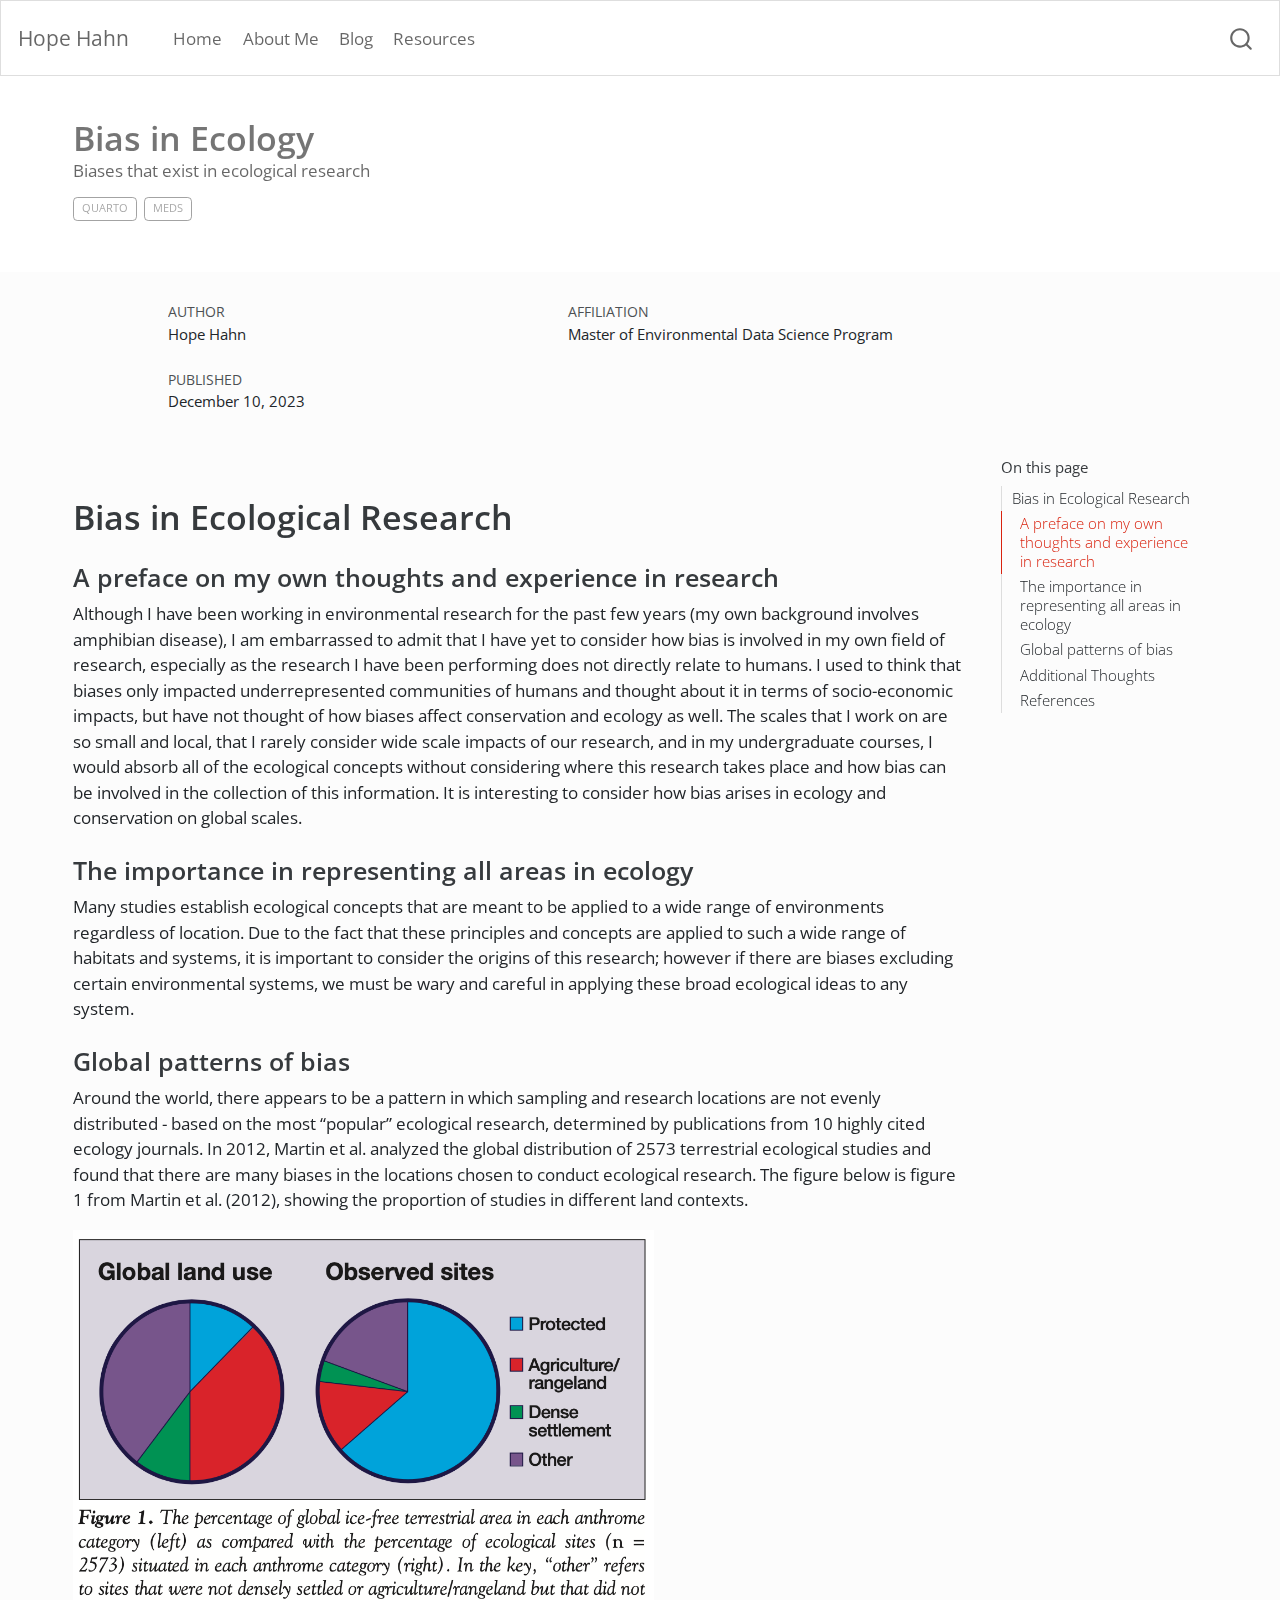
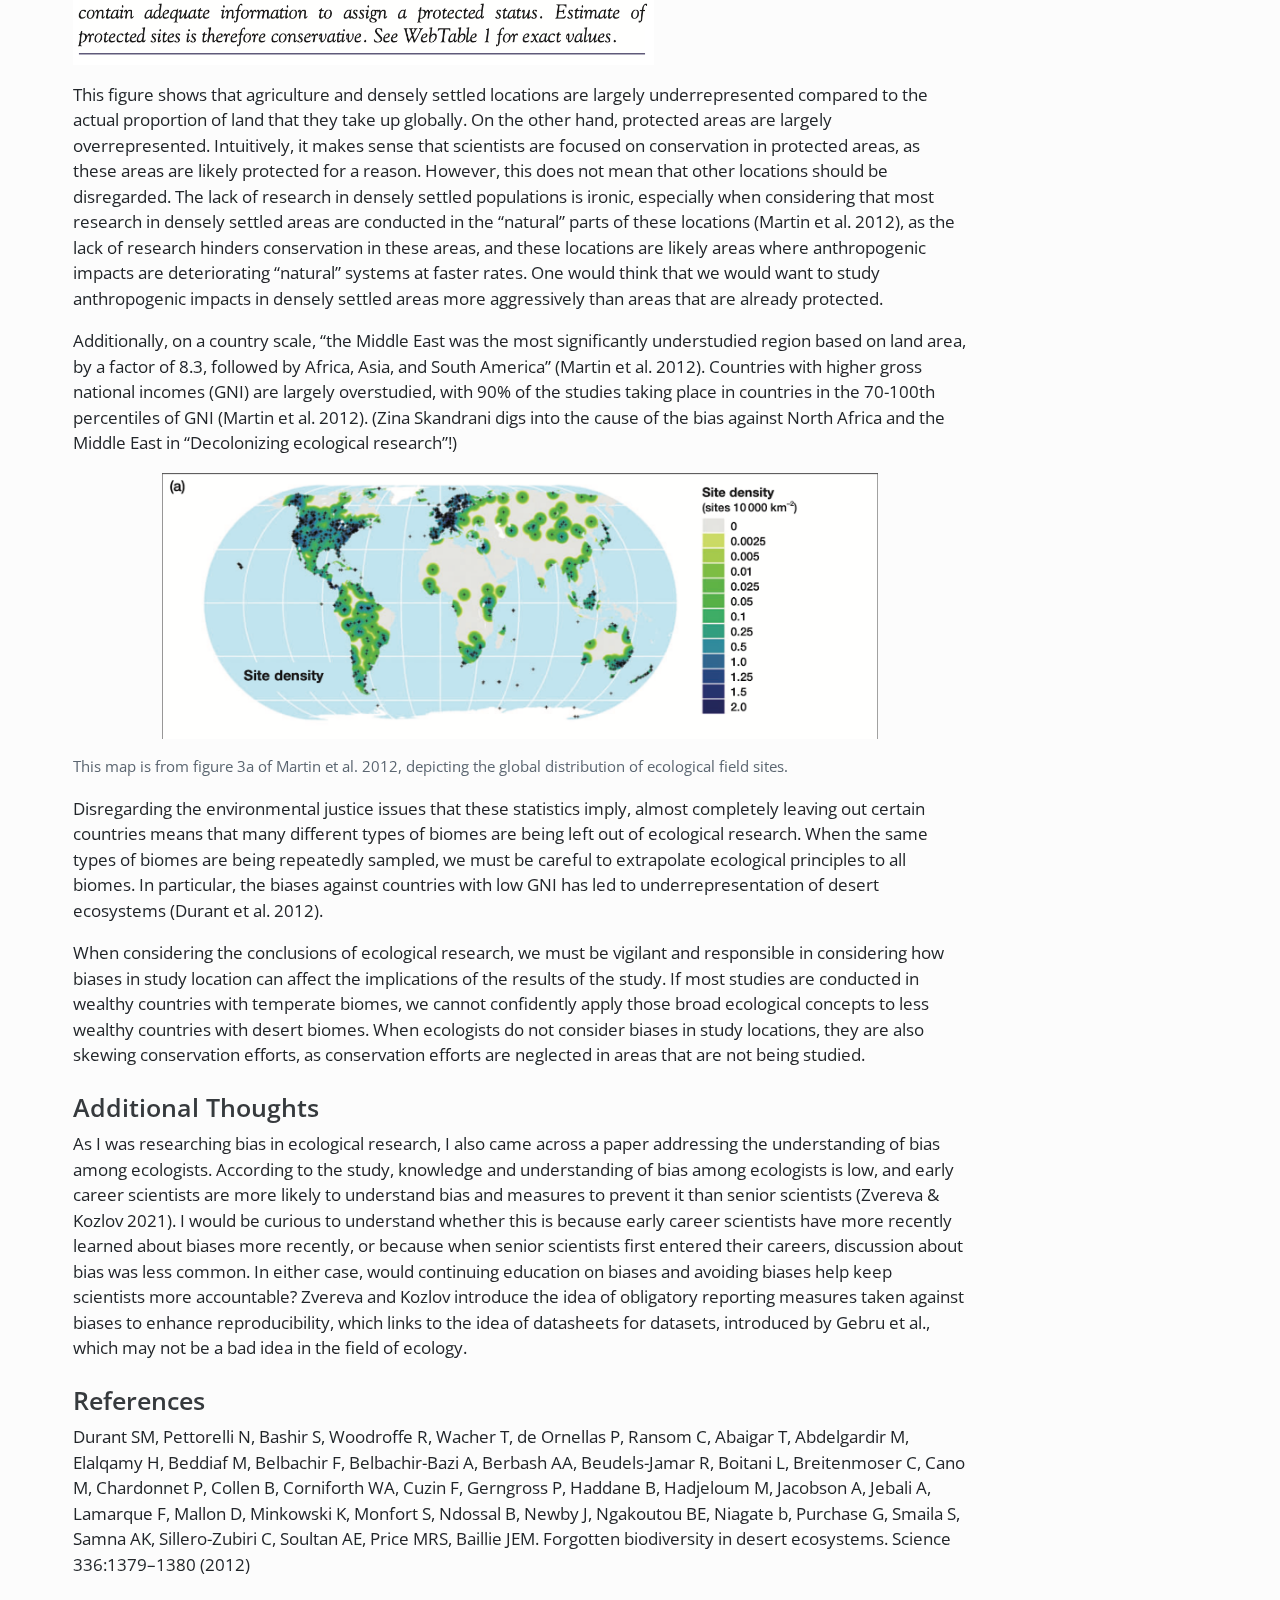
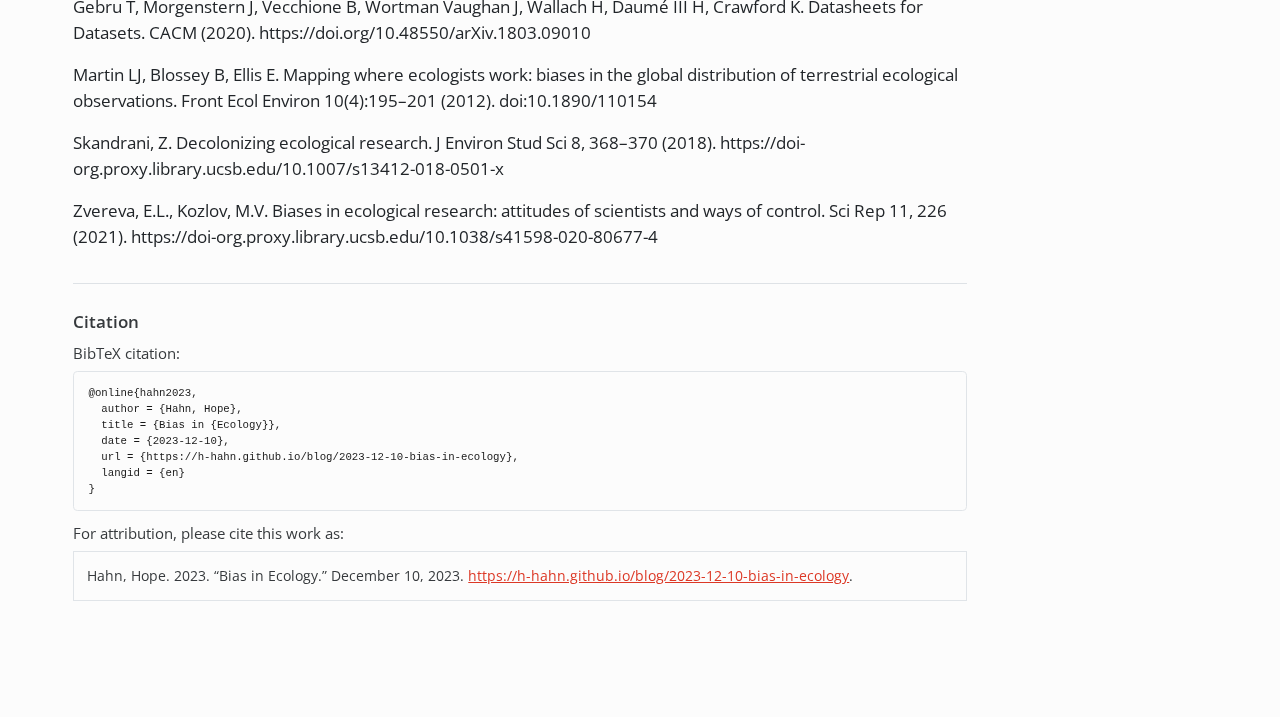
<file: docs/blog/2023-12-10-bias-in-ecology/index.html>
<!DOCTYPE html>
<html xmlns="http://www.w3.org/1999/xhtml" lang="en" xml:lang="en"><head>

<meta charset="utf-8">
<meta name="generator" content="quarto-1.3.450">

<meta name="viewport" content="width=device-width, initial-scale=1.0, user-scalable=yes">

<meta name="author" content="Hope Hahn">
<meta name="dcterms.date" content="2023-12-10">
<meta name="description" content="Biases that exist in ecological research">

<title>Hope Hahn - Bias in Ecology</title>
<style>
code{white-space: pre-wrap;}
span.smallcaps{font-variant: small-caps;}
div.columns{display: flex; gap: min(4vw, 1.5em);}
div.column{flex: auto; overflow-x: auto;}
div.hanging-indent{margin-left: 1.5em; text-indent: -1.5em;}
ul.task-list{list-style: none;}
ul.task-list li input[type="checkbox"] {
  width: 0.8em;
  margin: 0 0.8em 0.2em -1em; /* quarto-specific, see https://github.com/quarto-dev/quarto-cli/issues/4556 */ 
  vertical-align: middle;
}
</style>


<script src="../../site_libs/quarto-nav/quarto-nav.js"></script>
<script src="../../site_libs/quarto-nav/headroom.min.js"></script>
<script src="../../site_libs/clipboard/clipboard.min.js"></script>
<script src="../../site_libs/quarto-search/autocomplete.umd.js"></script>
<script src="../../site_libs/quarto-search/fuse.min.js"></script>
<script src="../../site_libs/quarto-search/quarto-search.js"></script>
<meta name="quarto:offset" content="../../">
<link href="../../logo.jpg" rel="icon" type="image/jpeg">
<script src="../../site_libs/quarto-html/quarto.js"></script>
<script src="../../site_libs/quarto-html/popper.min.js"></script>
<script src="../../site_libs/quarto-html/tippy.umd.min.js"></script>
<script src="../../site_libs/quarto-html/anchor.min.js"></script>
<link href="../../site_libs/quarto-html/tippy.css" rel="stylesheet">
<link href="../../site_libs/quarto-html/quarto-syntax-highlighting.css" rel="stylesheet" id="quarto-text-highlighting-styles">
<script src="../../site_libs/bootstrap/bootstrap.min.js"></script>
<link href="../../site_libs/bootstrap/bootstrap-icons.css" rel="stylesheet">
<link href="../../site_libs/bootstrap/bootstrap.min.css" rel="stylesheet" id="quarto-bootstrap" data-mode="light">
<script id="quarto-search-options" type="application/json">{
  "location": "navbar",
  "copy-button": false,
  "collapse-after": 3,
  "panel-placement": "end",
  "type": "overlay",
  "limit": 20,
  "language": {
    "search-no-results-text": "No results",
    "search-matching-documents-text": "matching documents",
    "search-copy-link-title": "Copy link to search",
    "search-hide-matches-text": "Hide additional matches",
    "search-more-match-text": "more match in this document",
    "search-more-matches-text": "more matches in this document",
    "search-clear-button-title": "Clear",
    "search-detached-cancel-button-title": "Cancel",
    "search-submit-button-title": "Submit",
    "search-label": "Search"
  }
}</script>
<!-- GOOGLE FONTS -->
<link href="https://fonts.googleapis.com/css2?family=Montserrat:ital,wght@0,100..900;1,100..900&amp;display=swap" rel="stylesheet">

<link href="https://fonts.googleapis.com/css2?family=Poppins:wght@100;300&amp;display=swap" rel="stylesheet">

<link href="https://fonts.googleapis.com/css2?family=Nunito+Sans:ital,opsz,wght@0,6..12,330;1,6..12,330&amp;display=swap" rel="stylesheet">


<link rel="stylesheet" href="../../styles.css">
</head>

<body class="nav-fixed">

<div id="quarto-search-results"></div>
  <header id="quarto-header" class="headroom fixed-top">
    <nav class="navbar navbar-expand-lg navbar-dark ">
      <div class="navbar-container container-fluid">
      <div class="navbar-brand-container">
    <a class="navbar-brand" href="../../index.html">
    <span class="navbar-title">Hope Hahn</span>
    </a>
  </div>
            <div id="quarto-search" class="" title="Search"></div>
          <button class="navbar-toggler" type="button" data-bs-toggle="collapse" data-bs-target="#navbarCollapse" aria-controls="navbarCollapse" aria-expanded="false" aria-label="Toggle navigation" onclick="if (window.quartoToggleHeadroom) { window.quartoToggleHeadroom(); }">
  <span class="navbar-toggler-icon"></span>
</button>
          <div class="collapse navbar-collapse" id="navbarCollapse">
            <ul class="navbar-nav navbar-nav-scroll me-auto">
  <li class="nav-item">
    <a class="nav-link" href="../../index.html" rel="" target="">
 <span class="menu-text">Home</span></a>
  </li>  
  <li class="nav-item">
    <a class="nav-link" href="../../about.html" rel="" target="">
 <span class="menu-text">About Me</span></a>
  </li>  
  <li class="nav-item">
    <a class="nav-link" href="../../blog.html" rel="" target="">
 <span class="menu-text">Blog</span></a>
  </li>  
  <li class="nav-item">
    <a class="nav-link" href="../../resources.html" rel="" target="">
 <span class="menu-text">Resources</span></a>
  </li>  
</ul>
            <div class="quarto-navbar-tools ms-auto">
</div>
          </div> <!-- /navcollapse -->
      </div> <!-- /container-fluid -->
    </nav>
</header>
<!-- content -->
<header id="title-block-header" class="quarto-title-block default page-columns page-full">
  <div class="quarto-title-banner page-columns page-full">
    <div class="quarto-title column-page-left">
      <h1 class="title">Bias in Ecology</h1>
                  <div>
        <div class="description">
          Biases that exist in ecological research
        </div>
      </div>
                          <div class="quarto-categories">
                <div class="quarto-category">Quarto</div>
                <div class="quarto-category">MEDS</div>
              </div>
                  </div>
  </div>
    
  <div class="quarto-title-meta-author">
    <div class="quarto-title-meta-heading">Author</div>
    <div class="quarto-title-meta-heading">Affiliation</div>
    
      <div class="quarto-title-meta-contents">
      <p class="author"><a href="https://h-hahn.github.io/">Hope Hahn</a> </p>
    </div>
      <div class="quarto-title-meta-contents">
          <p class="affiliation">
              <a href="https://ucsb-meds.github.io/">
              Master of Environmental Data Science Program
              </a>
            </p>
        </div>
      </div>

  <div class="quarto-title-meta">

        
      <div>
      <div class="quarto-title-meta-heading">Published</div>
      <div class="quarto-title-meta-contents">
        <p class="date">December 10, 2023</p>
      </div>
    </div>
    
      
    </div>
    
  
  </header><div id="quarto-content" class="quarto-container page-columns page-rows-contents page-layout-full page-navbar">
<!-- sidebar -->
<!-- margin-sidebar -->
    <div id="quarto-margin-sidebar" class="sidebar margin-sidebar">
        <nav id="TOC" role="doc-toc" class="toc-active">
    <h2 id="toc-title">On this page</h2>
   
  <ul>
  <li><a href="#bias-in-ecological-research" id="toc-bias-in-ecological-research" class="nav-link active" data-scroll-target="#bias-in-ecological-research">Bias in Ecological Research</a>
  <ul class="collapse">
  <li><a href="#a-preface-on-my-own-thoughts-and-experience-in-research" id="toc-a-preface-on-my-own-thoughts-and-experience-in-research" class="nav-link" data-scroll-target="#a-preface-on-my-own-thoughts-and-experience-in-research">A preface on my own thoughts and experience in research</a></li>
  <li><a href="#the-importance-in-representing-all-areas-in-ecology" id="toc-the-importance-in-representing-all-areas-in-ecology" class="nav-link" data-scroll-target="#the-importance-in-representing-all-areas-in-ecology">The importance in representing all areas in ecology</a></li>
  <li><a href="#global-patterns-of-bias" id="toc-global-patterns-of-bias" class="nav-link" data-scroll-target="#global-patterns-of-bias">Global patterns of bias</a></li>
  <li><a href="#additional-thoughts" id="toc-additional-thoughts" class="nav-link" data-scroll-target="#additional-thoughts">Additional Thoughts</a></li>
  <li><a href="#references" id="toc-references" class="nav-link" data-scroll-target="#references">References</a></li>
  </ul></li>
  </ul>
</nav>
    </div>
<!-- main -->
<main class="content quarto-banner-title-block column-page-left" id="quarto-document-content">




<section id="bias-in-ecological-research" class="level1">
<h1>Bias in Ecological Research</h1>
<section id="a-preface-on-my-own-thoughts-and-experience-in-research" class="level3">
<h3 class="anchored" data-anchor-id="a-preface-on-my-own-thoughts-and-experience-in-research">A preface on my own thoughts and experience in research</h3>
<p>Although I have been working in environmental research for the past few years (my own background involves amphibian disease), I am embarrassed to admit that I have yet to consider how bias is involved in my own field of research, especially as the research I have been performing does not directly relate to humans. I used to think that biases only impacted underrepresented communities of humans and thought about it in terms of socio-economic impacts, but have not thought of how biases affect conservation and ecology as well. The scales that I work on are so small and local, that I rarely consider wide scale impacts of our research, and in my undergraduate courses, I would absorb all of the ecological concepts without considering where this research takes place and how bias can be involved in the collection of this information. It is interesting to consider how bias arises in ecology and conservation on global scales.</p>
</section>
<section id="the-importance-in-representing-all-areas-in-ecology" class="level3">
<h3 class="anchored" data-anchor-id="the-importance-in-representing-all-areas-in-ecology">The importance in representing all areas in ecology</h3>
<p>Many studies establish ecological concepts that are meant to be applied to a wide range of environments regardless of location. Due to the fact that these principles and concepts are applied to such a wide range of habitats and systems, it is important to consider the origins of this research; however if there are biases excluding certain environmental systems, we must be wary and careful in applying these broad ecological ideas to any system.</p>
</section>
<section id="global-patterns-of-bias" class="level3">
<h3 class="anchored" data-anchor-id="global-patterns-of-bias">Global patterns of bias</h3>
<p>Around the world, there appears to be a pattern in which sampling and research locations are not evenly distributed - based on the most “popular” ecological research, determined by publications from 10 highly cited ecology journals. In 2012, Martin et al.&nbsp;analyzed the global distribution of 2573 terrestrial ecological studies and found that there are many biases in the locations chosen to conduct ecological research. The figure below is figure 1 from Martin et al.&nbsp;(2012), showing the proportion of studies in different land contexts.</p>
<p><img src="Global-land-use.png" class="img-fluid" style="width:65.0%"></p>
<p>This figure shows that agriculture and densely settled locations are largely underrepresented compared to the actual proportion of land that they take up globally. On the other hand, protected areas are largely overrepresented. Intuitively, it makes sense that scientists are focused on conservation in protected areas, as these areas are likely protected for a reason. However, this does not mean that other locations should be disregarded. The lack of research in densely settled populations is ironic, especially when considering that most research in densely settled areas are conducted in the “natural” parts of these locations (Martin et al.&nbsp;2012), as the lack of research hinders conservation in these areas, and these locations are likely areas where anthropogenic impacts are deteriorating “natural” systems at faster rates. One would think that we would want to study anthropogenic impacts in densely settled areas more aggressively than areas that are already protected.</p>
<p>Additionally, on a country scale, “the Middle East was the most significantly understudied region based on land area, by a factor of 8.3, followed by Africa, Asia, and South America” (Martin et al.&nbsp;2012). Countries with higher gross national incomes (GNI) are largely overstudied, with 90% of the studies taking place in countries in the 70-100th percentiles of GNI (Martin et al.&nbsp;2012). (Zina Skandrani digs into the cause of the bias against North Africa and the Middle East in “Decolonizing ecological research”!)</p>
<div class="quarto-figure quarto-figure-center">
<figure class="figure">
<p><img src="Site-density.png" class="img-fluid figure-img" style="width:80.0%"></p>
<figcaption class="figure-caption">This map is from figure 3a of Martin et al.&nbsp;2012, depicting the global distribution of ecological field sites.</figcaption>
</figure>
</div>
<p>Disregarding the environmental justice issues that these statistics imply, almost completely leaving out certain countries means that many different types of biomes are being left out of ecological research. When the same types of biomes are being repeatedly sampled, we must be careful to extrapolate ecological principles to all biomes. In particular, the biases against countries with low GNI has led to underrepresentation of desert ecosystems (Durant et al.&nbsp;2012).</p>
<p>When considering the conclusions of ecological research, we must be vigilant and responsible in considering how biases in study location can affect the implications of the results of the study. If most studies are conducted in wealthy countries with temperate biomes, we cannot confidently apply those broad ecological concepts to less wealthy countries with desert biomes. When ecologists do not consider biases in study locations, they are also skewing conservation efforts, as conservation efforts are neglected in areas that are not being studied.</p>
</section>
<section id="additional-thoughts" class="level3">
<h3 class="anchored" data-anchor-id="additional-thoughts">Additional Thoughts</h3>
<p>As I was researching bias in ecological research, I also came across a paper addressing the understanding of bias among ecologists. According to the study, knowledge and understanding of bias among ecologists is low, and early career scientists are more likely to understand bias and measures to prevent it than senior scientists (Zvereva &amp; Kozlov 2021). I would be curious to understand whether this is because early career scientists have more recently learned about biases more recently, or because when senior scientists first entered their careers, discussion about bias was less common. In either case, would continuing education on biases and avoiding biases help keep scientists more accountable? Zvereva and Kozlov introduce the idea of obligatory reporting measures taken against biases to enhance reproducibility, which links to the idea of datasheets for datasets, introduced by Gebru et al., which may not be a bad idea in the field of ecology.</p>
</section>
<section id="references" class="level3">
<h3 class="anchored" data-anchor-id="references">References</h3>
<p>Durant SM, Pettorelli N, Bashir S, Woodroffe R, Wacher T, de Ornellas P, Ransom C, Abaigar T, Abdelgardir M, Elalqamy H, Beddiaf M, Belbachir F, Belbachir-Bazi A, Berbash AA, Beudels-Jamar R, Boitani L, Breitenmoser C, Cano M, Chardonnet P, Collen B, Corniforth WA, Cuzin F, Gerngross P, Haddane B, Hadjeloum M, Jacobson A, Jebali A, Lamarque F, Mallon D, Minkowski K, Monfort S, Ndossal B, Newby J, Ngakoutou BE, Niagate b, Purchase G, Smaila S, Samna AK, Sillero-Zubiri C, Soultan AE, Price MRS, Baillie JEM. Forgotten biodiversity in desert ecosystems. Science 336:1379–1380 (2012)</p>
<p>Gebru T, Morgenstern J, Vecchione B, Wortman Vaughan J, Wallach H, Daumé III H, Crawford K. Datasheets for Datasets. CACM (2020). https://doi.org/10.48550/arXiv.1803.09010</p>
<p>Martin LJ, Blossey B, Ellis E. Mapping where ecologists work: biases in the global distribution of terrestrial ecological observations. Front Ecol Environ 10(4):195–201 (2012). doi:10.1890/110154</p>
<p>Skandrani, Z. Decolonizing ecological research. J Environ Stud Sci 8, 368–370 (2018). https://doi-org.proxy.library.ucsb.edu/10.1007/s13412-018-0501-x</p>
<p>Zvereva, E.L., Kozlov, M.V. Biases in ecological research: attitudes of scientists and ways of control. Sci Rep 11, 226 (2021). https://doi-org.proxy.library.ucsb.edu/10.1038/s41598-020-80677-4</p>


</section>
</section>

<div id="quarto-appendix" class="default"><section class="quarto-appendix-contents"><h2 class="anchored quarto-appendix-heading">Citation</h2><div><div class="quarto-appendix-secondary-label">BibTeX citation:</div><pre class="sourceCode code-with-copy quarto-appendix-bibtex"><code class="sourceCode bibtex">@online{hahn2023,
  author = {Hahn, Hope},
  title = {Bias in {Ecology}},
  date = {2023-12-10},
  url = {https://h-hahn.github.io/blog/2023-12-10-bias-in-ecology},
  langid = {en}
}
</code><button title="Copy to Clipboard" class="code-copy-button"><i class="bi"></i></button></pre><div class="quarto-appendix-secondary-label">For attribution, please cite this work as:</div><div id="ref-hahn2023" class="csl-entry quarto-appendix-citeas" role="listitem">
Hahn, Hope. 2023. <span>“Bias in Ecology.”</span> December 10, 2023. <a href="https://h-hahn.github.io/blog/2023-12-10-bias-in-ecology">https://h-hahn.github.io/blog/2023-12-10-bias-in-ecology</a>.
</div></div></section></div></main> <!-- /main -->
<script id="quarto-html-after-body" type="application/javascript">
window.document.addEventListener("DOMContentLoaded", function (event) {
  const toggleBodyColorMode = (bsSheetEl) => {
    const mode = bsSheetEl.getAttribute("data-mode");
    const bodyEl = window.document.querySelector("body");
    if (mode === "dark") {
      bodyEl.classList.add("quarto-dark");
      bodyEl.classList.remove("quarto-light");
    } else {
      bodyEl.classList.add("quarto-light");
      bodyEl.classList.remove("quarto-dark");
    }
  }
  const toggleBodyColorPrimary = () => {
    const bsSheetEl = window.document.querySelector("link#quarto-bootstrap");
    if (bsSheetEl) {
      toggleBodyColorMode(bsSheetEl);
    }
  }
  toggleBodyColorPrimary();  
  const icon = "";
  const anchorJS = new window.AnchorJS();
  anchorJS.options = {
    placement: 'right',
    icon: icon
  };
  anchorJS.add('.anchored');
  const isCodeAnnotation = (el) => {
    for (const clz of el.classList) {
      if (clz.startsWith('code-annotation-')) {                     
        return true;
      }
    }
    return false;
  }
  const clipboard = new window.ClipboardJS('.code-copy-button', {
    text: function(trigger) {
      const codeEl = trigger.previousElementSibling.cloneNode(true);
      for (const childEl of codeEl.children) {
        if (isCodeAnnotation(childEl)) {
          childEl.remove();
        }
      }
      return codeEl.innerText;
    }
  });
  clipboard.on('success', function(e) {
    // button target
    const button = e.trigger;
    // don't keep focus
    button.blur();
    // flash "checked"
    button.classList.add('code-copy-button-checked');
    var currentTitle = button.getAttribute("title");
    button.setAttribute("title", "Copied!");
    let tooltip;
    if (window.bootstrap) {
      button.setAttribute("data-bs-toggle", "tooltip");
      button.setAttribute("data-bs-placement", "left");
      button.setAttribute("data-bs-title", "Copied!");
      tooltip = new bootstrap.Tooltip(button, 
        { trigger: "manual", 
          customClass: "code-copy-button-tooltip",
          offset: [0, -8]});
      tooltip.show();    
    }
    setTimeout(function() {
      if (tooltip) {
        tooltip.hide();
        button.removeAttribute("data-bs-title");
        button.removeAttribute("data-bs-toggle");
        button.removeAttribute("data-bs-placement");
      }
      button.setAttribute("title", currentTitle);
      button.classList.remove('code-copy-button-checked');
    }, 1000);
    // clear code selection
    e.clearSelection();
  });
  function tippyHover(el, contentFn) {
    const config = {
      allowHTML: true,
      content: contentFn,
      maxWidth: 500,
      delay: 100,
      arrow: false,
      appendTo: function(el) {
          return el.parentElement;
      },
      interactive: true,
      interactiveBorder: 10,
      theme: 'quarto',
      placement: 'bottom-start'
    };
    window.tippy(el, config); 
  }
  const noterefs = window.document.querySelectorAll('a[role="doc-noteref"]');
  for (var i=0; i<noterefs.length; i++) {
    const ref = noterefs[i];
    tippyHover(ref, function() {
      // use id or data attribute instead here
      let href = ref.getAttribute('data-footnote-href') || ref.getAttribute('href');
      try { href = new URL(href).hash; } catch {}
      const id = href.replace(/^#\/?/, "");
      const note = window.document.getElementById(id);
      return note.innerHTML;
    });
  }
      let selectedAnnoteEl;
      const selectorForAnnotation = ( cell, annotation) => {
        let cellAttr = 'data-code-cell="' + cell + '"';
        let lineAttr = 'data-code-annotation="' +  annotation + '"';
        const selector = 'span[' + cellAttr + '][' + lineAttr + ']';
        return selector;
      }
      const selectCodeLines = (annoteEl) => {
        const doc = window.document;
        const targetCell = annoteEl.getAttribute("data-target-cell");
        const targetAnnotation = annoteEl.getAttribute("data-target-annotation");
        const annoteSpan = window.document.querySelector(selectorForAnnotation(targetCell, targetAnnotation));
        const lines = annoteSpan.getAttribute("data-code-lines").split(",");
        const lineIds = lines.map((line) => {
          return targetCell + "-" + line;
        })
        let top = null;
        let height = null;
        let parent = null;
        if (lineIds.length > 0) {
            //compute the position of the single el (top and bottom and make a div)
            const el = window.document.getElementById(lineIds[0]);
            top = el.offsetTop;
            height = el.offsetHeight;
            parent = el.parentElement.parentElement;
          if (lineIds.length > 1) {
            const lastEl = window.document.getElementById(lineIds[lineIds.length - 1]);
            const bottom = lastEl.offsetTop + lastEl.offsetHeight;
            height = bottom - top;
          }
          if (top !== null && height !== null && parent !== null) {
            // cook up a div (if necessary) and position it 
            let div = window.document.getElementById("code-annotation-line-highlight");
            if (div === null) {
              div = window.document.createElement("div");
              div.setAttribute("id", "code-annotation-line-highlight");
              div.style.position = 'absolute';
              parent.appendChild(div);
            }
            div.style.top = top - 2 + "px";
            div.style.height = height + 4 + "px";
            let gutterDiv = window.document.getElementById("code-annotation-line-highlight-gutter");
            if (gutterDiv === null) {
              gutterDiv = window.document.createElement("div");
              gutterDiv.setAttribute("id", "code-annotation-line-highlight-gutter");
              gutterDiv.style.position = 'absolute';
              const codeCell = window.document.getElementById(targetCell);
              const gutter = codeCell.querySelector('.code-annotation-gutter');
              gutter.appendChild(gutterDiv);
            }
            gutterDiv.style.top = top - 2 + "px";
            gutterDiv.style.height = height + 4 + "px";
          }
          selectedAnnoteEl = annoteEl;
        }
      };
      const unselectCodeLines = () => {
        const elementsIds = ["code-annotation-line-highlight", "code-annotation-line-highlight-gutter"];
        elementsIds.forEach((elId) => {
          const div = window.document.getElementById(elId);
          if (div) {
            div.remove();
          }
        });
        selectedAnnoteEl = undefined;
      };
      // Attach click handler to the DT
      const annoteDls = window.document.querySelectorAll('dt[data-target-cell]');
      for (const annoteDlNode of annoteDls) {
        annoteDlNode.addEventListener('click', (event) => {
          const clickedEl = event.target;
          if (clickedEl !== selectedAnnoteEl) {
            unselectCodeLines();
            const activeEl = window.document.querySelector('dt[data-target-cell].code-annotation-active');
            if (activeEl) {
              activeEl.classList.remove('code-annotation-active');
            }
            selectCodeLines(clickedEl);
            clickedEl.classList.add('code-annotation-active');
          } else {
            // Unselect the line
            unselectCodeLines();
            clickedEl.classList.remove('code-annotation-active');
          }
        });
      }
  const findCites = (el) => {
    const parentEl = el.parentElement;
    if (parentEl) {
      const cites = parentEl.dataset.cites;
      if (cites) {
        return {
          el,
          cites: cites.split(' ')
        };
      } else {
        return findCites(el.parentElement)
      }
    } else {
      return undefined;
    }
  };
  var bibliorefs = window.document.querySelectorAll('a[role="doc-biblioref"]');
  for (var i=0; i<bibliorefs.length; i++) {
    const ref = bibliorefs[i];
    const citeInfo = findCites(ref);
    if (citeInfo) {
      tippyHover(citeInfo.el, function() {
        var popup = window.document.createElement('div');
        citeInfo.cites.forEach(function(cite) {
          var citeDiv = window.document.createElement('div');
          citeDiv.classList.add('hanging-indent');
          citeDiv.classList.add('csl-entry');
          var biblioDiv = window.document.getElementById('ref-' + cite);
          if (biblioDiv) {
            citeDiv.innerHTML = biblioDiv.innerHTML;
          }
          popup.appendChild(citeDiv);
        });
        return popup.innerHTML;
      });
    }
  }
});
</script>
</div> <!-- /content -->



</body></html>
</file>
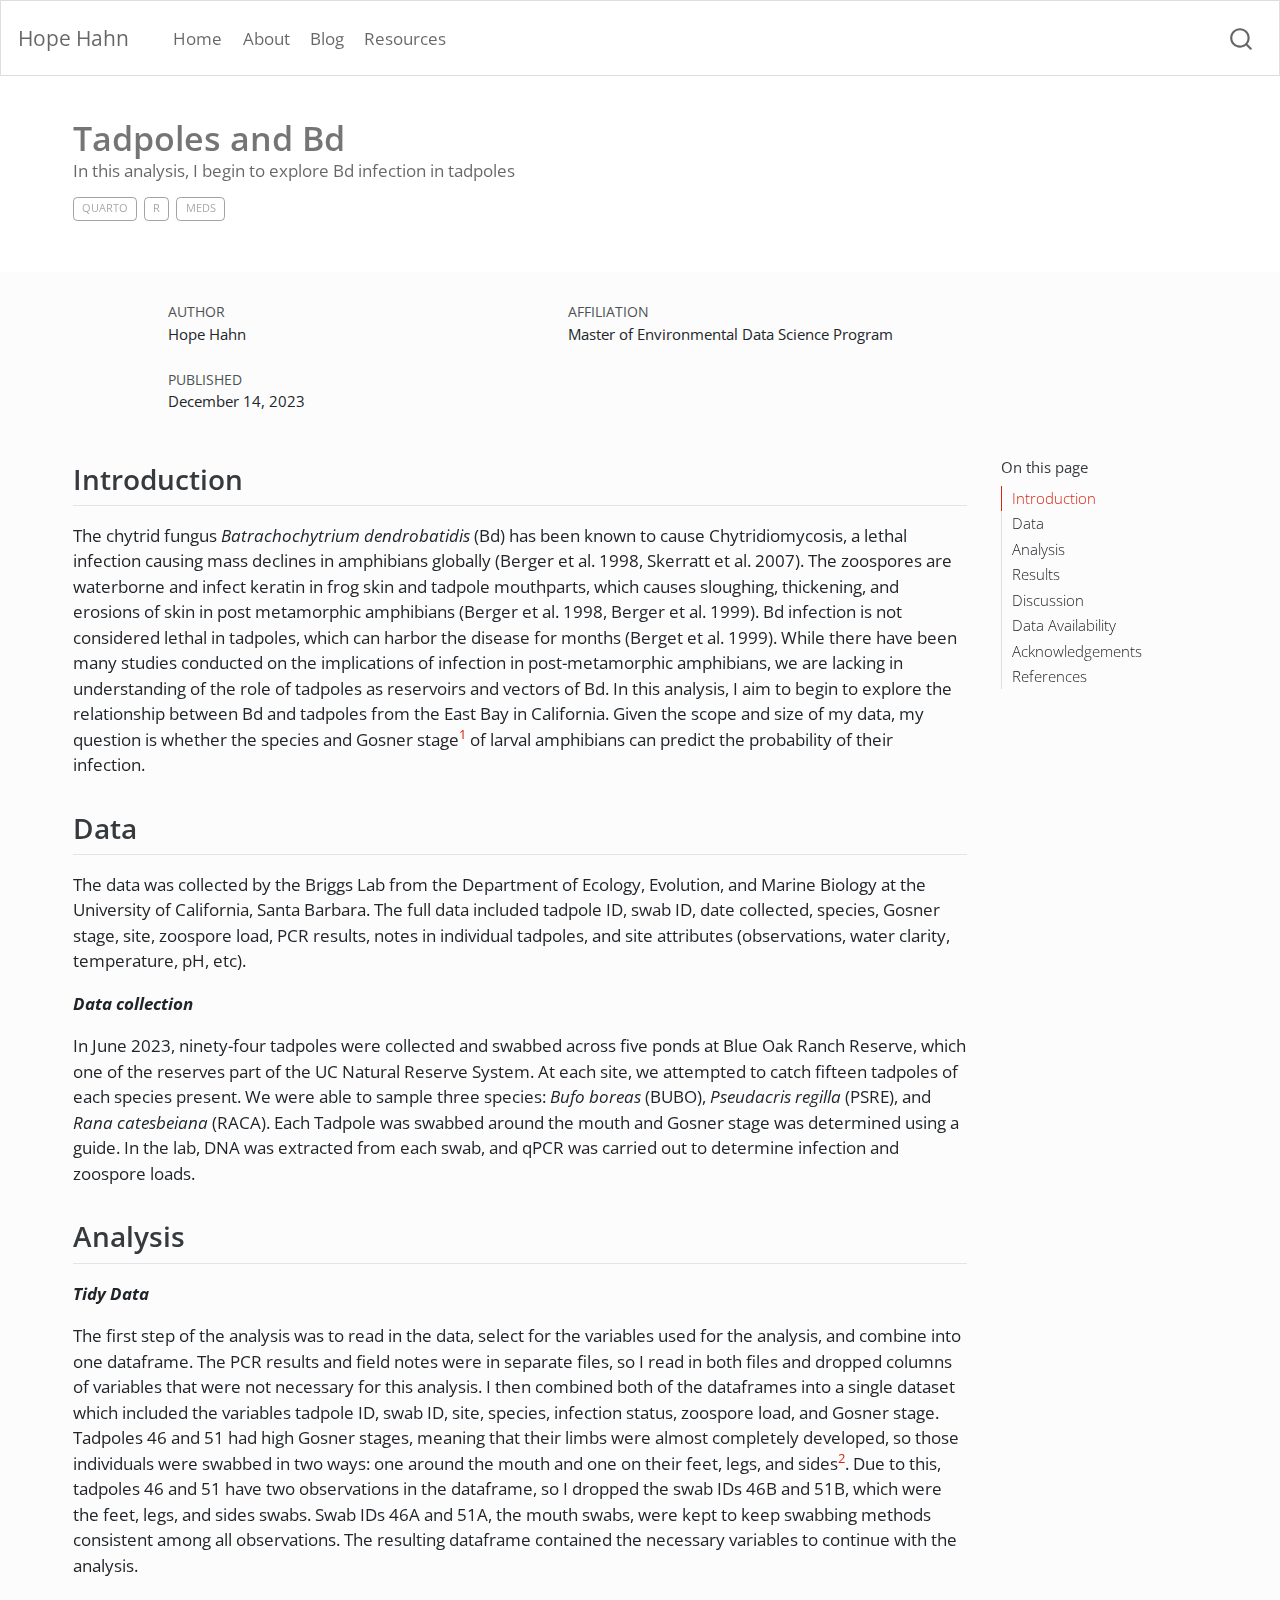
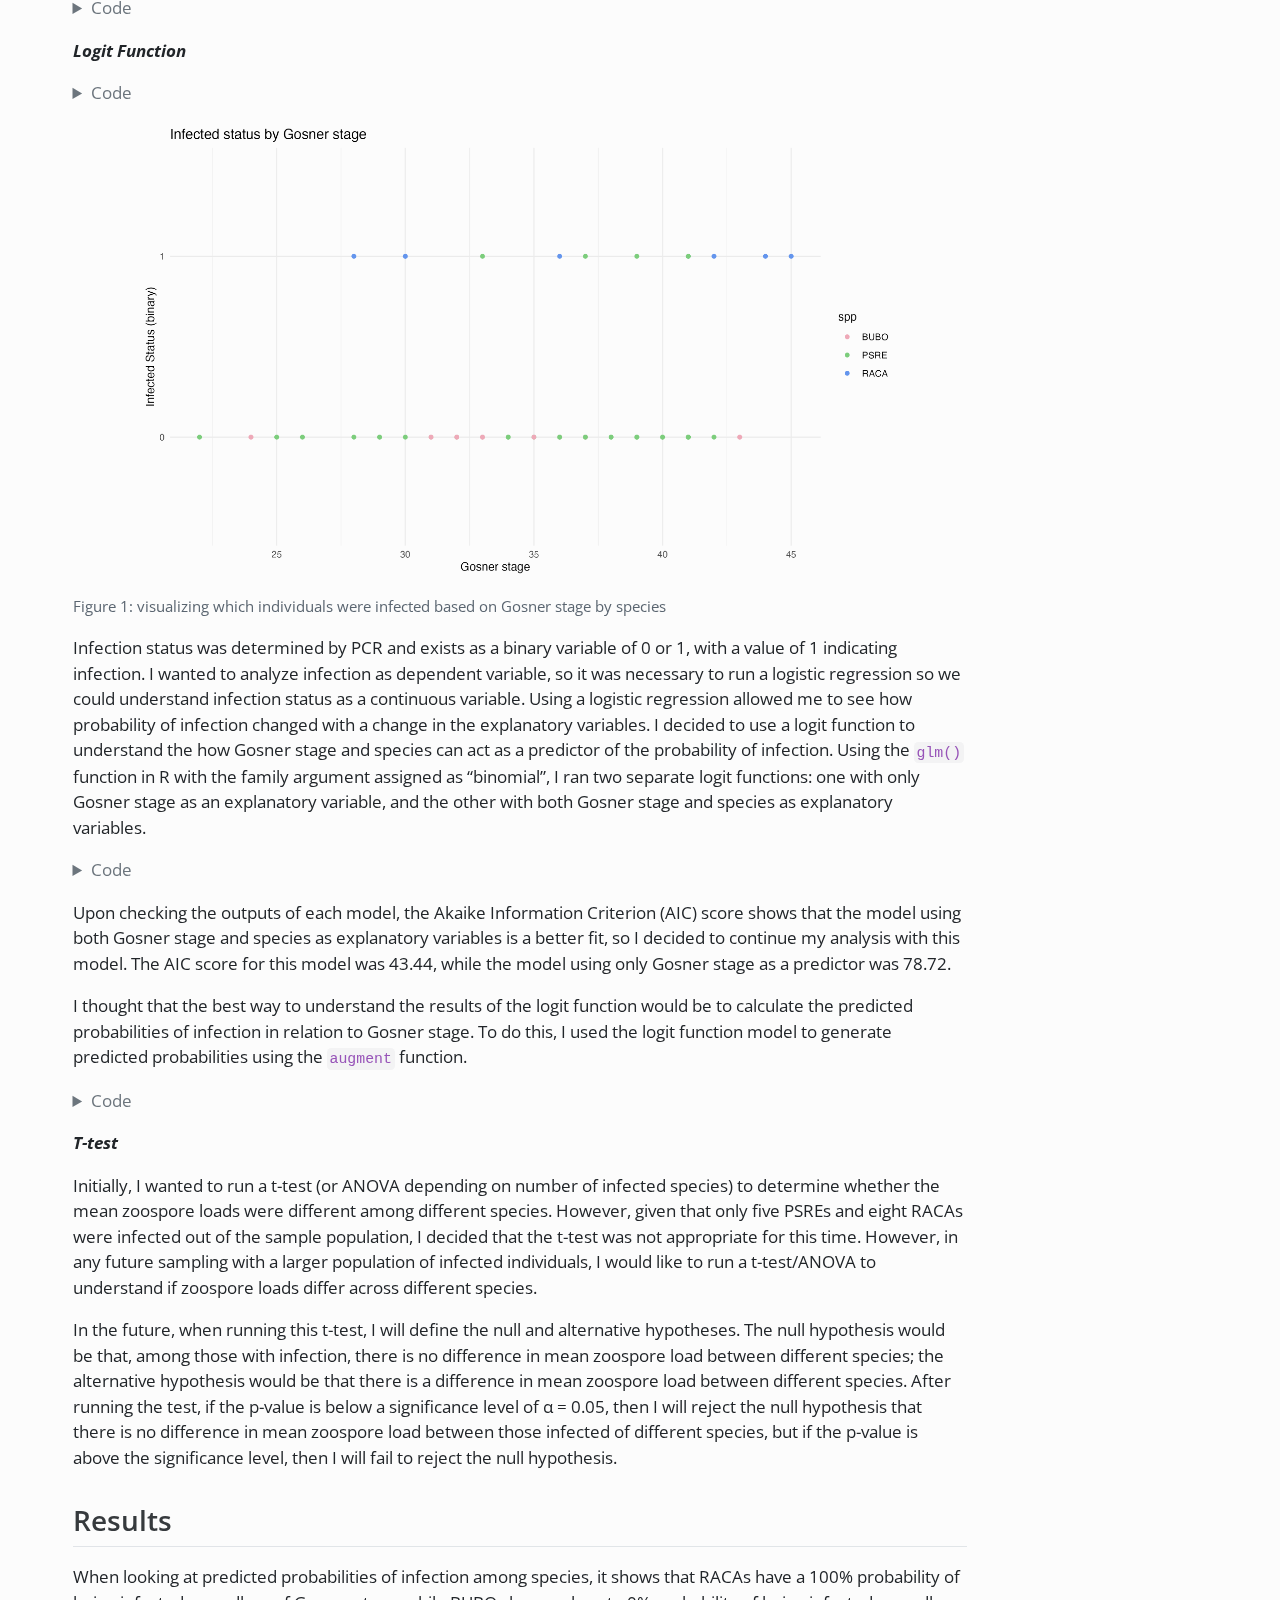
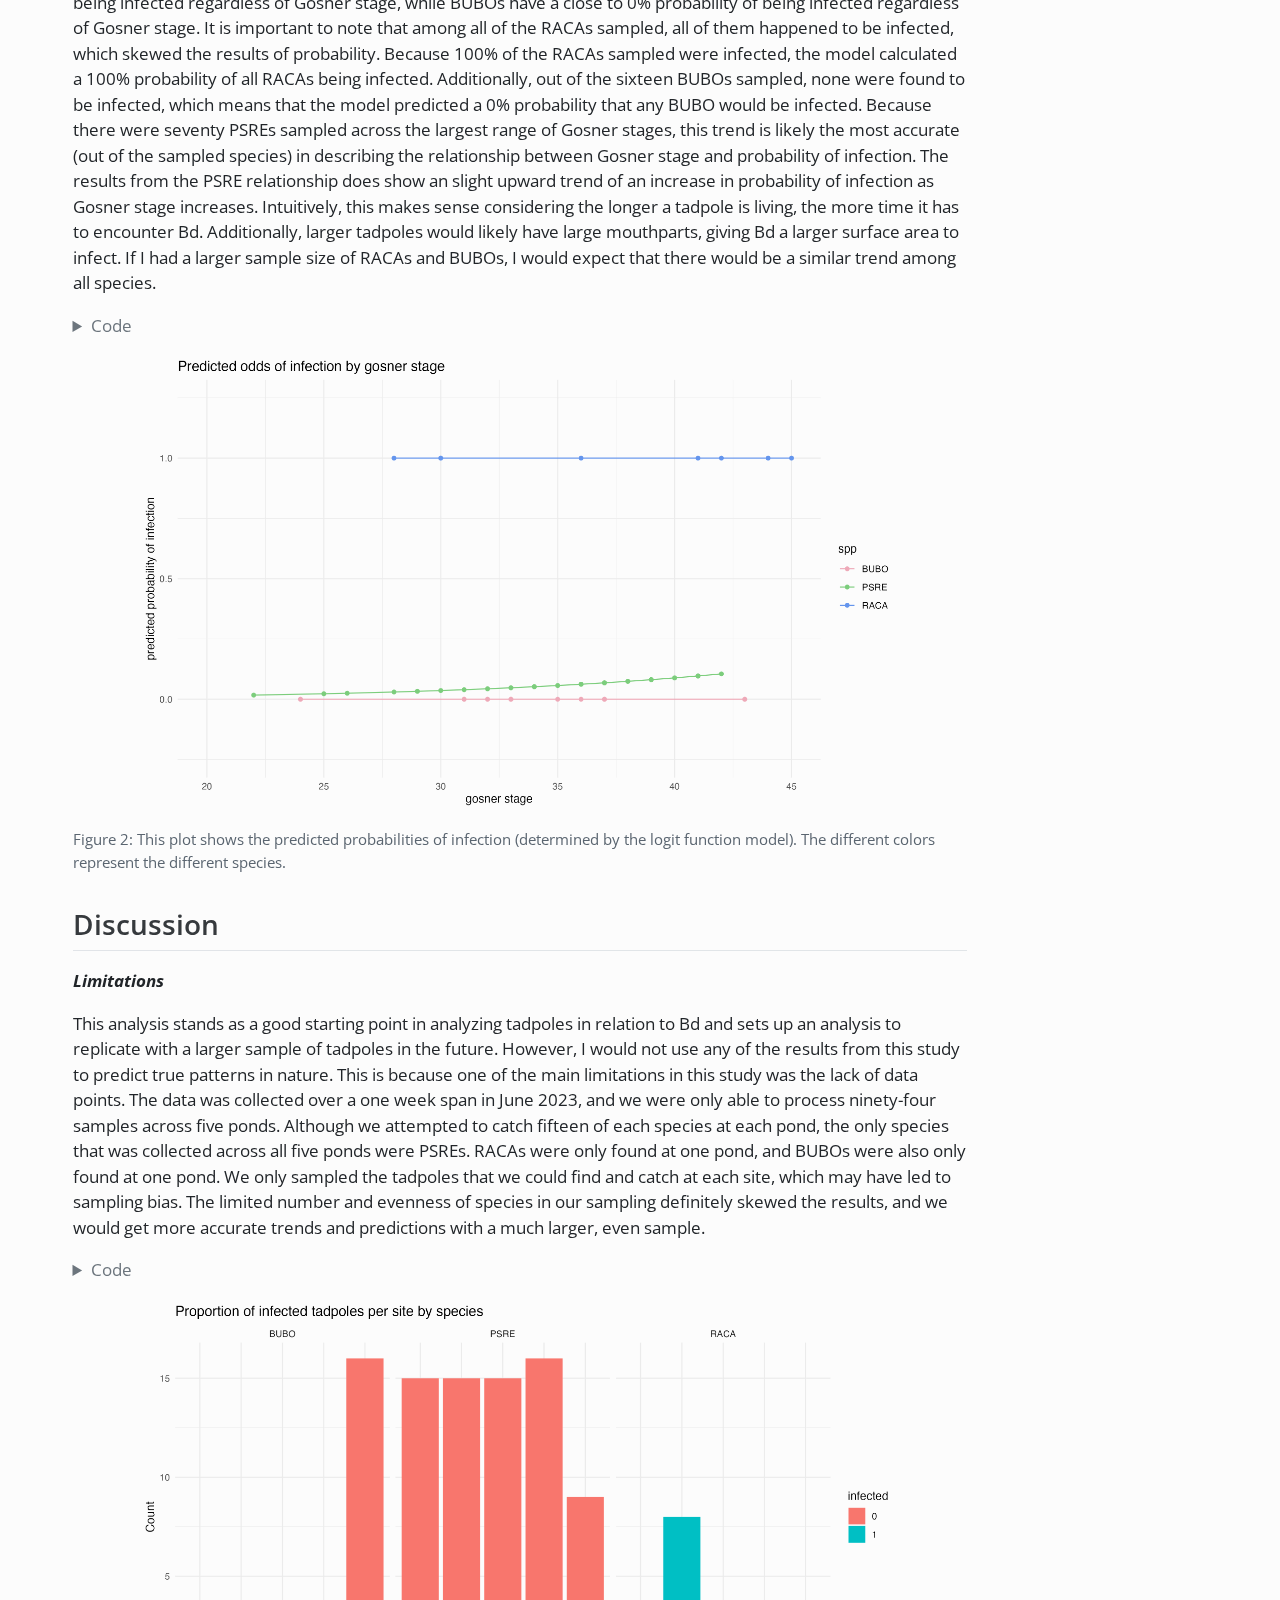
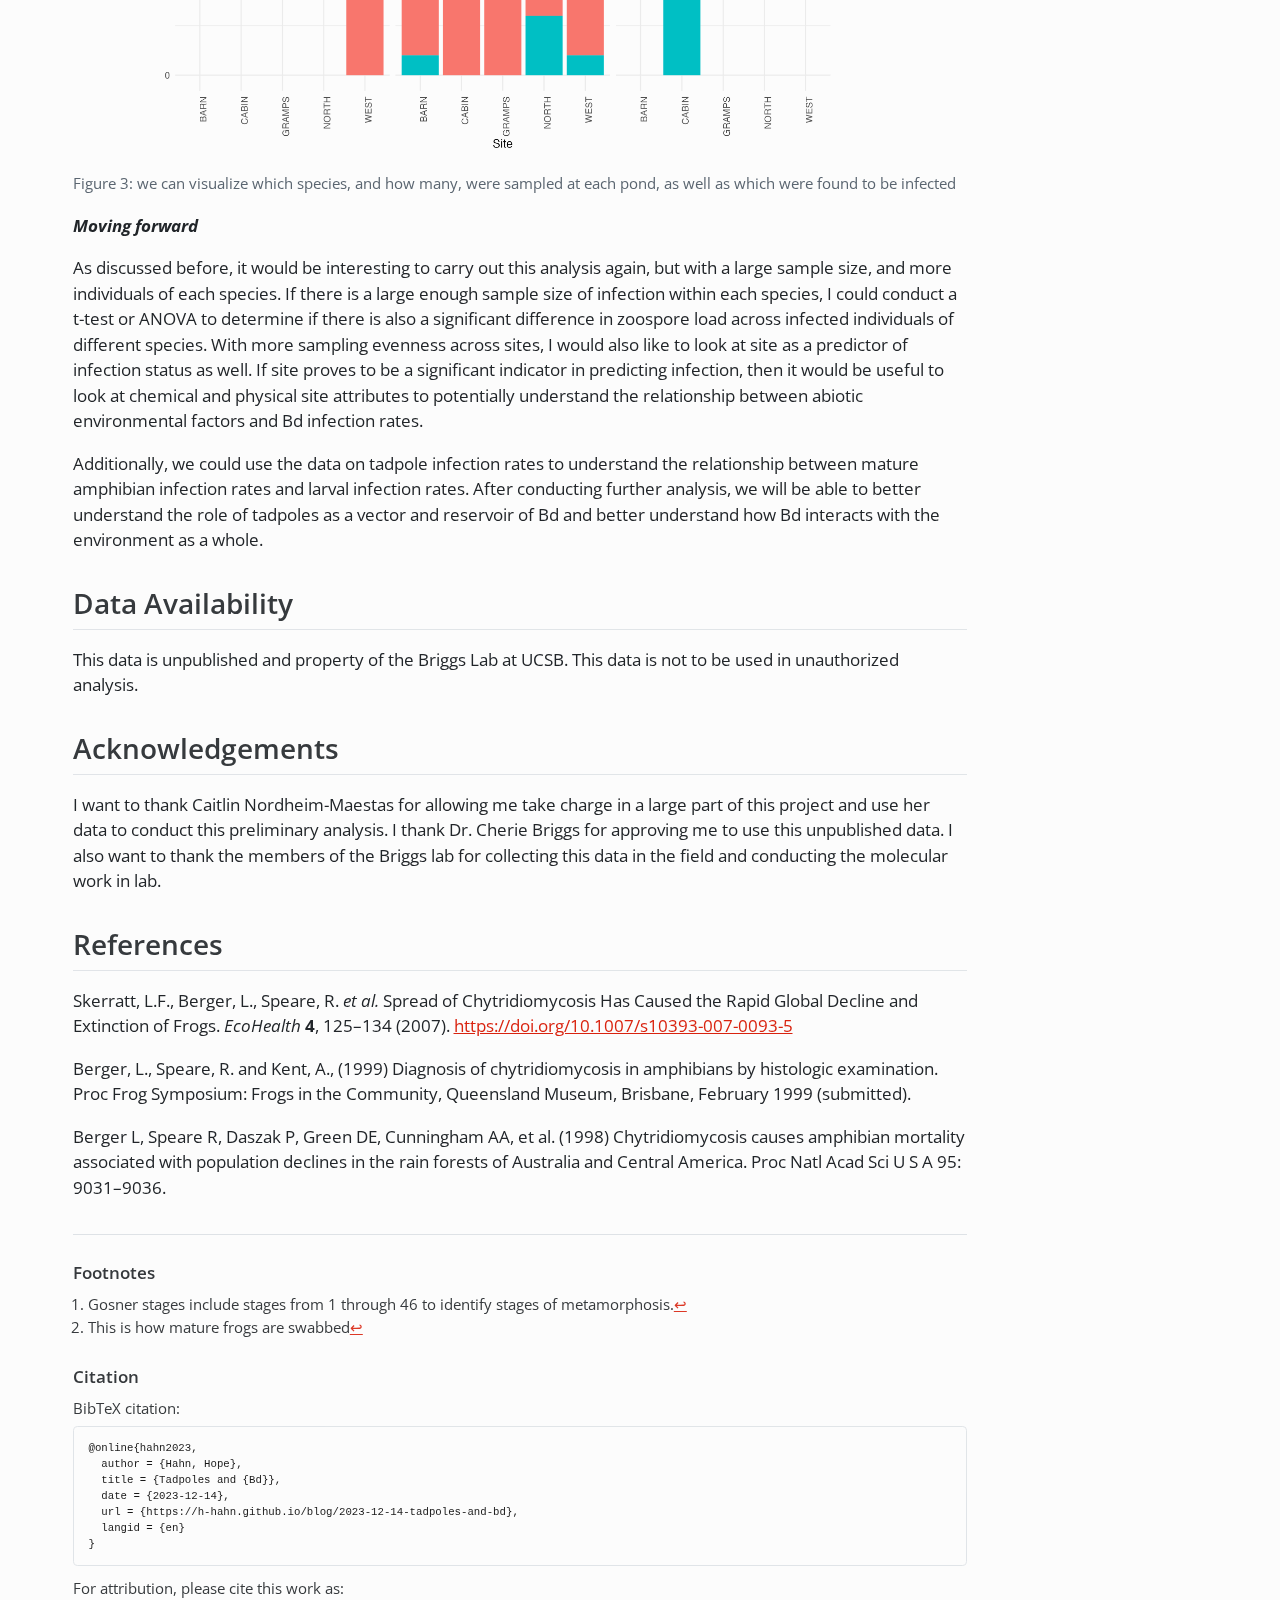
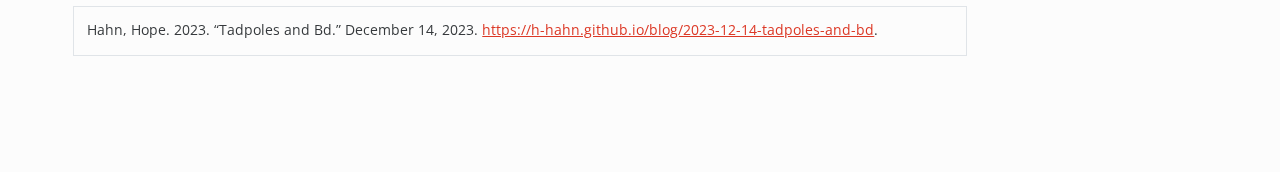
<file: docs/blog/2023-12-14-tadpoles-and-bd/index.html>
<!DOCTYPE html>
<html xmlns="http://www.w3.org/1999/xhtml" lang="en" xml:lang="en"><head>

<meta charset="utf-8">
<meta name="generator" content="quarto-1.3.450">

<meta name="viewport" content="width=device-width, initial-scale=1.0, user-scalable=yes">

<meta name="author" content="Hope Hahn">
<meta name="dcterms.date" content="2023-12-14">
<meta name="description" content="In this analysis, I begin to explore Bd infection in tadpoles">

<title>Hope Hahn - Tadpoles and Bd</title>
<style>
code{white-space: pre-wrap;}
span.smallcaps{font-variant: small-caps;}
div.columns{display: flex; gap: min(4vw, 1.5em);}
div.column{flex: auto; overflow-x: auto;}
div.hanging-indent{margin-left: 1.5em; text-indent: -1.5em;}
ul.task-list{list-style: none;}
ul.task-list li input[type="checkbox"] {
  width: 0.8em;
  margin: 0 0.8em 0.2em -1em; /* quarto-specific, see https://github.com/quarto-dev/quarto-cli/issues/4556 */ 
  vertical-align: middle;
}
/* CSS for syntax highlighting */
pre > code.sourceCode { white-space: pre; position: relative; }
pre > code.sourceCode > span { display: inline-block; line-height: 1.25; }
pre > code.sourceCode > span:empty { height: 1.2em; }
.sourceCode { overflow: visible; }
code.sourceCode > span { color: inherit; text-decoration: inherit; }
div.sourceCode { margin: 1em 0; }
pre.sourceCode { margin: 0; }
@media screen {
div.sourceCode { overflow: auto; }
}
@media print {
pre > code.sourceCode { white-space: pre-wrap; }
pre > code.sourceCode > span { text-indent: -5em; padding-left: 5em; }
}
pre.numberSource code
  { counter-reset: source-line 0; }
pre.numberSource code > span
  { position: relative; left: -4em; counter-increment: source-line; }
pre.numberSource code > span > a:first-child::before
  { content: counter(source-line);
    position: relative; left: -1em; text-align: right; vertical-align: baseline;
    border: none; display: inline-block;
    -webkit-touch-callout: none; -webkit-user-select: none;
    -khtml-user-select: none; -moz-user-select: none;
    -ms-user-select: none; user-select: none;
    padding: 0 4px; width: 4em;
  }
pre.numberSource { margin-left: 3em;  padding-left: 4px; }
div.sourceCode
  {   }
@media screen {
pre > code.sourceCode > span > a:first-child::before { text-decoration: underline; }
}
</style>


<script src="../../site_libs/quarto-nav/quarto-nav.js"></script>
<script src="../../site_libs/quarto-nav/headroom.min.js"></script>
<script src="../../site_libs/clipboard/clipboard.min.js"></script>
<script src="../../site_libs/quarto-search/autocomplete.umd.js"></script>
<script src="../../site_libs/quarto-search/fuse.min.js"></script>
<script src="../../site_libs/quarto-search/quarto-search.js"></script>
<meta name="quarto:offset" content="../../">
<link href="../../logo.jpg" rel="icon" type="image/jpeg">
<script src="../../site_libs/quarto-html/quarto.js"></script>
<script src="../../site_libs/quarto-html/popper.min.js"></script>
<script src="../../site_libs/quarto-html/tippy.umd.min.js"></script>
<script src="../../site_libs/quarto-html/anchor.min.js"></script>
<link href="../../site_libs/quarto-html/tippy.css" rel="stylesheet">
<link href="../../site_libs/quarto-html/quarto-syntax-highlighting.css" rel="stylesheet" id="quarto-text-highlighting-styles">
<script src="../../site_libs/bootstrap/bootstrap.min.js"></script>
<link href="../../site_libs/bootstrap/bootstrap-icons.css" rel="stylesheet">
<link href="../../site_libs/bootstrap/bootstrap.min.css" rel="stylesheet" id="quarto-bootstrap" data-mode="light">
<script id="quarto-search-options" type="application/json">{
  "location": "navbar",
  "copy-button": false,
  "collapse-after": 3,
  "panel-placement": "end",
  "type": "overlay",
  "limit": 20,
  "language": {
    "search-no-results-text": "No results",
    "search-matching-documents-text": "matching documents",
    "search-copy-link-title": "Copy link to search",
    "search-hide-matches-text": "Hide additional matches",
    "search-more-match-text": "more match in this document",
    "search-more-matches-text": "more matches in this document",
    "search-clear-button-title": "Clear",
    "search-detached-cancel-button-title": "Cancel",
    "search-submit-button-title": "Submit",
    "search-label": "Search"
  }
}</script>


<link rel="stylesheet" href="../../styles.css">
</head>

<body class="nav-fixed">

<div id="quarto-search-results"></div>
  <header id="quarto-header" class="headroom fixed-top">
    <nav class="navbar navbar-expand-lg navbar-dark ">
      <div class="navbar-container container-fluid">
      <div class="navbar-brand-container">
    <a class="navbar-brand" href="../../index.html">
    <span class="navbar-title">Hope Hahn</span>
    </a>
  </div>
            <div id="quarto-search" class="" title="Search"></div>
          <button class="navbar-toggler" type="button" data-bs-toggle="collapse" data-bs-target="#navbarCollapse" aria-controls="navbarCollapse" aria-expanded="false" aria-label="Toggle navigation" onclick="if (window.quartoToggleHeadroom) { window.quartoToggleHeadroom(); }">
  <span class="navbar-toggler-icon"></span>
</button>
          <div class="collapse navbar-collapse" id="navbarCollapse">
            <ul class="navbar-nav navbar-nav-scroll me-auto">
  <li class="nav-item">
    <a class="nav-link" href="../../index.html" rel="" target="">
 <span class="menu-text">Home</span></a>
  </li>  
  <li class="nav-item">
    <a class="nav-link" href="../../about.html" rel="" target="">
 <span class="menu-text">About</span></a>
  </li>  
  <li class="nav-item">
    <a class="nav-link" href="../../blog.html" rel="" target="">
 <span class="menu-text">Blog</span></a>
  </li>  
  <li class="nav-item">
    <a class="nav-link" href="../../resources.html" rel="" target="">
 <span class="menu-text">Resources</span></a>
  </li>  
</ul>
            <div class="quarto-navbar-tools ms-auto">
</div>
          </div> <!-- /navcollapse -->
      </div> <!-- /container-fluid -->
    </nav>
</header>
<!-- content -->
<header id="title-block-header" class="quarto-title-block default page-columns page-full">
  <div class="quarto-title-banner page-columns page-full">
    <div class="quarto-title column-page-left">
      <h1 class="title">Tadpoles and Bd</h1>
                  <div>
        <div class="description">
          In this analysis, I begin to explore Bd infection in tadpoles
        </div>
      </div>
                          <div class="quarto-categories">
                <div class="quarto-category">Quarto</div>
                <div class="quarto-category">R</div>
                <div class="quarto-category">MEDS</div>
              </div>
                  </div>
  </div>
    
  <div class="quarto-title-meta-author">
    <div class="quarto-title-meta-heading">Author</div>
    <div class="quarto-title-meta-heading">Affiliation</div>
    
      <div class="quarto-title-meta-contents">
      <p class="author"><a href="https://h-hahn.github.io/">Hope Hahn</a> </p>
    </div>
      <div class="quarto-title-meta-contents">
          <p class="affiliation">
              <a href="https://ucsb-meds.github.io/">
              Master of Environmental Data Science Program
              </a>
            </p>
        </div>
      </div>

  <div class="quarto-title-meta">

        
      <div>
      <div class="quarto-title-meta-heading">Published</div>
      <div class="quarto-title-meta-contents">
        <p class="date">December 14, 2023</p>
      </div>
    </div>
    
      
    </div>
    
  
  </header><div id="quarto-content" class="quarto-container page-columns page-rows-contents page-layout-full page-navbar">
<!-- sidebar -->
<!-- margin-sidebar -->
    <div id="quarto-margin-sidebar" class="sidebar margin-sidebar">
        <nav id="TOC" role="doc-toc" class="toc-active">
    <h2 id="toc-title">On this page</h2>
   
  <ul>
  <li><a href="#introduction" id="toc-introduction" class="nav-link active" data-scroll-target="#introduction">Introduction</a></li>
  <li><a href="#data" id="toc-data" class="nav-link" data-scroll-target="#data">Data</a></li>
  <li><a href="#analysis" id="toc-analysis" class="nav-link" data-scroll-target="#analysis">Analysis</a></li>
  <li><a href="#results" id="toc-results" class="nav-link" data-scroll-target="#results">Results</a></li>
  <li><a href="#discussion" id="toc-discussion" class="nav-link" data-scroll-target="#discussion">Discussion</a></li>
  <li><a href="#data-availability" id="toc-data-availability" class="nav-link" data-scroll-target="#data-availability">Data Availability</a></li>
  <li><a href="#acknowledgements" id="toc-acknowledgements" class="nav-link" data-scroll-target="#acknowledgements">Acknowledgements</a></li>
  <li><a href="#references" id="toc-references" class="nav-link" data-scroll-target="#references">References</a></li>
  </ul>
</nav>
    </div>
<!-- main -->
<main class="content quarto-banner-title-block column-page-left" id="quarto-document-content">




<section id="introduction" class="level2">
<h2 class="anchored" data-anchor-id="introduction">Introduction</h2>
<p>The chytrid fungus <em>Batrachochytrium dendrobatidis</em> (Bd) has been known to cause Chytridiomycosis, a lethal infection causing mass declines in amphibians globally (Berger et al.&nbsp;1998, Skerratt et al.&nbsp;2007). The zoospores are waterborne and infect keratin in frog skin and tadpole mouthparts, which causes sloughing, thickening, and erosions of skin in post metamorphic amphibians (Berger et al.&nbsp;1998, Berger et al.&nbsp;1999). Bd infection is not considered lethal in tadpoles, which can harbor the disease for months (Berget et al.&nbsp;1999). While there have been many studies conducted on the implications of infection in post-metamorphic amphibians, we are lacking in understanding of the role of tadpoles as reservoirs and vectors of Bd. In this analysis, I aim to begin to explore the relationship between Bd and tadpoles from the East Bay in California. Given the scope and size of my data, my question is whether the species and Gosner stage<a href="#fn1" class="footnote-ref" id="fnref1" role="doc-noteref"><sup>1</sup></a> of larval amphibians can predict the probability of their infection.</p>
</section>
<section id="data" class="level2">
<h2 class="anchored" data-anchor-id="data">Data</h2>
<p>The data was collected by the Briggs Lab from the Department of Ecology, Evolution, and Marine Biology at the University of California, Santa Barbara. The full data included tadpole ID, swab ID, date collected, species, Gosner stage, site, zoospore load, PCR results, notes in individual tadpoles, and site attributes (observations, water clarity, temperature, pH, etc).</p>
<p><strong><em>Data collection</em></strong></p>
<p>In June 2023, ninety-four tadpoles were collected and swabbed across five ponds at Blue Oak Ranch Reserve, which one of the reserves part of the UC Natural Reserve System. At each site, we attempted to catch fifteen tadpoles of each species present. We were able to sample three species: <em>Bufo boreas</em> (BUBO), <em>Pseudacris regilla</em> (PSRE), and <em>Rana catesbeiana</em> (RACA). Each Tadpole was swabbed around the mouth and Gosner stage was determined using a guide. In the lab, DNA was extracted from each swab, and qPCR was carried out to determine infection and zoospore loads.</p>
</section>
<section id="analysis" class="level2">
<h2 class="anchored" data-anchor-id="analysis">Analysis</h2>
<p><strong><em>Tidy Data</em></strong></p>
<p>The first step of the analysis was to read in the data, select for the variables used for the analysis, and combine into one dataframe. The PCR results and field notes were in separate files, so I read in both files and dropped columns of variables that were not necessary for this analysis. I then combined both of the dataframes into a single dataset which included the variables tadpole ID, swab ID, site, species, infection status, zoospore load, and Gosner stage. Tadpoles 46 and 51 had high Gosner stages, meaning that their limbs were almost completely developed, so those individuals were swabbed in two ways: one around the mouth and one on their feet, legs, and sides<a href="#fn2" class="footnote-ref" id="fnref2" role="doc-noteref"><sup>2</sup></a>. Due to this, tadpoles 46 and 51 have two observations in the dataframe, so I dropped the swab IDs 46B and 51B, which were the feet, legs, and sides swabs. Swab IDs 46A and 51A, the mouth swabs, were kept to keep swabbing methods consistent among all observations. The resulting dataframe contained the necessary variables to continue with the analysis.</p>
<div class="cell">
<details>
<summary>Code</summary>
<div class="sourceCode cell-code" id="cb1"><pre class="sourceCode r code-with-copy"><code class="sourceCode r"><span id="cb1-1"><a href="#cb1-1" aria-hidden="true" tabindex="-1"></a><span class="co"># load in packages</span></span>
<span id="cb1-2"><a href="#cb1-2" aria-hidden="true" tabindex="-1"></a><span class="fu">library</span>(tidyverse)</span>
<span id="cb1-3"><a href="#cb1-3" aria-hidden="true" tabindex="-1"></a><span class="fu">library</span>(broom)</span>
<span id="cb1-4"><a href="#cb1-4" aria-hidden="true" tabindex="-1"></a></span>
<span id="cb1-5"><a href="#cb1-5" aria-hidden="true" tabindex="-1"></a><span class="co"># tadpole swab data (pcr)</span></span>
<span id="cb1-6"><a href="#cb1-6" aria-hidden="true" tabindex="-1"></a>tadswab <span class="ot">&lt;-</span> <span class="fu">read.csv</span>(<span class="st">"data/tadswab_data.csv"</span>) <span class="sc">%&gt;%</span> </span>
<span id="cb1-7"><a href="#cb1-7" aria-hidden="true" tabindex="-1"></a>  <span class="fu">select</span>(<span class="sc">-</span>pcr_notes, <span class="sc">-</span>pcr_resultsfile, <span class="sc">-</span>date_collected, <span class="sc">-</span>pcr_inhibited, <span class="sc">-</span>pcr_qty, <span class="sc">-</span>pcr_ct, <span class="sc">-</span>pcr_ipc_ct) <span class="co"># this column is just full of NA</span></span>
<span id="cb1-8"><a href="#cb1-8" aria-hidden="true" tabindex="-1"></a></span>
<span id="cb1-9"><a href="#cb1-9" aria-hidden="true" tabindex="-1"></a><span class="co"># information about each tadpole</span></span>
<span id="cb1-10"><a href="#cb1-10" aria-hidden="true" tabindex="-1"></a>tad_info <span class="ot">&lt;-</span> <span class="fu">read.csv</span>(<span class="st">"data/tad_info.csv"</span>) <span class="sc">%&gt;%</span> </span>
<span id="cb1-11"><a href="#cb1-11" aria-hidden="true" tabindex="-1"></a>  <span class="fu">select</span>(<span class="sc">-</span>date_collected, <span class="sc">-</span>notes) <span class="co"># take out date collected to minimize final dataset</span></span>
<span id="cb1-12"><a href="#cb1-12" aria-hidden="true" tabindex="-1"></a></span>
<span id="cb1-13"><a href="#cb1-13" aria-hidden="true" tabindex="-1"></a><span class="co"># add tad info to tadswab data</span></span>
<span id="cb1-14"><a href="#cb1-14" aria-hidden="true" tabindex="-1"></a>complete_tadpole <span class="ot">&lt;-</span> <span class="fu">left_join</span>(tadswab, tad_info) <span class="sc">%&gt;%</span> </span>
<span id="cb1-15"><a href="#cb1-15" aria-hidden="true" tabindex="-1"></a>  <span class="fu">relocate</span>(site, <span class="at">.after =</span> swab_id) <span class="sc">%&gt;%</span> </span>
<span id="cb1-16"><a href="#cb1-16" aria-hidden="true" tabindex="-1"></a>  <span class="fu">relocate</span>(spp, <span class="at">.after =</span> site) <span class="sc">%&gt;%</span> </span>
<span id="cb1-17"><a href="#cb1-17" aria-hidden="true" tabindex="-1"></a>  <span class="fu">subset</span>(swab_id <span class="sc">!=</span> <span class="st">"tad_046_B"</span>) <span class="sc">%&gt;%</span> </span>
<span id="cb1-18"><a href="#cb1-18" aria-hidden="true" tabindex="-1"></a>  <span class="fu">subset</span>(swab_id <span class="sc">!=</span> <span class="st">"tad_051_B"</span>)</span>
<span id="cb1-19"><a href="#cb1-19" aria-hidden="true" tabindex="-1"></a></span>
<span id="cb1-20"><a href="#cb1-20" aria-hidden="true" tabindex="-1"></a><span class="co"># convert infected column to factor instead of numeric</span></span>
<span id="cb1-21"><a href="#cb1-21" aria-hidden="true" tabindex="-1"></a>complete_tadpole<span class="sc">$</span>infected <span class="ot">&lt;-</span> <span class="fu">as.factor</span>(complete_tadpole<span class="sc">$</span>infected)</span></code><button title="Copy to Clipboard" class="code-copy-button"><i class="bi"></i></button></pre></div>
</details>
</div>
<p><strong><em>Logit Function</em></strong></p>
<div class="cell">
<details>
<summary>Code</summary>
<div class="sourceCode cell-code" id="cb2"><pre class="sourceCode r code-with-copy"><code class="sourceCode r"><span id="cb2-1"><a href="#cb2-1" aria-hidden="true" tabindex="-1"></a><span class="fu">ggplot</span>(complete_tadpole) <span class="sc">+</span></span>
<span id="cb2-2"><a href="#cb2-2" aria-hidden="true" tabindex="-1"></a>  <span class="fu">geom_point</span>(<span class="fu">aes</span>(<span class="at">x =</span> stage_gs, <span class="at">y =</span> infected, <span class="at">color =</span> spp)) <span class="sc">+</span></span>
<span id="cb2-3"><a href="#cb2-3" aria-hidden="true" tabindex="-1"></a>  <span class="fu">theme_minimal</span>() <span class="sc">+</span></span>
<span id="cb2-4"><a href="#cb2-4" aria-hidden="true" tabindex="-1"></a>  <span class="fu">scale_color_manual</span>(<span class="at">values =</span> <span class="fu">c</span>(<span class="st">"BUBO"</span> <span class="ot">=</span> <span class="st">"pink2"</span>, </span>
<span id="cb2-5"><a href="#cb2-5" aria-hidden="true" tabindex="-1"></a>                                <span class="st">"RACA"</span> <span class="ot">=</span> <span class="st">"cornflowerblue"</span>, </span>
<span id="cb2-6"><a href="#cb2-6" aria-hidden="true" tabindex="-1"></a>                                <span class="st">"PSRE"</span> <span class="ot">=</span> <span class="st">"palegreen3"</span>)) <span class="sc">+</span></span>
<span id="cb2-7"><a href="#cb2-7" aria-hidden="true" tabindex="-1"></a>  <span class="fu">labs</span>(<span class="at">title =</span> <span class="st">"Infected status by Gosner stage"</span>, </span>
<span id="cb2-8"><a href="#cb2-8" aria-hidden="true" tabindex="-1"></a>       <span class="at">x =</span> <span class="st">"Gosner stage"</span>, </span>
<span id="cb2-9"><a href="#cb2-9" aria-hidden="true" tabindex="-1"></a>       <span class="at">y =</span> <span class="st">"Infected Status (binary)"</span>)</span></code><button title="Copy to Clipboard" class="code-copy-button"><i class="bi"></i></button></pre></div>
</details>
</div>
<div class="quarto-figure quarto-figure-center">
<figure class="figure">
<p><img src="binaryinfected.png" class="img-fluid figure-img" style="width:85.0%"></p>
<figcaption class="figure-caption">Figure 1: visualizing which individuals were infected based on Gosner stage by species</figcaption>
</figure>
</div>
<p>Infection status was determined by PCR and exists as a binary variable of 0 or 1, with a value of 1 indicating infection. I wanted to analyze infection as dependent variable, so it was necessary to run a logistic regression so we could understand infection status as a continuous variable. Using a logistic regression allowed me to see how probability of infection changed with a change in the explanatory variables. I decided to use a logit function to understand the how Gosner stage and species can act as a predictor of the probability of infection. Using the <code>glm()</code> function in R with the family argument assigned as “binomial”, I ran two separate logit functions: one with only Gosner stage as an explanatory variable, and the other with both Gosner stage and species as explanatory variables.</p>
<div class="cell" data-fold.output="false">
<details>
<summary>Code</summary>
<div class="sourceCode cell-code" id="cb3"><pre class="sourceCode r code-with-copy"><code class="sourceCode r"><span id="cb3-1"><a href="#cb3-1" aria-hidden="true" tabindex="-1"></a><span class="co"># logit function - gosner stage and infection</span></span>
<span id="cb3-2"><a href="#cb3-2" aria-hidden="true" tabindex="-1"></a>infection_glm <span class="ot">&lt;-</span> <span class="fu">glm</span>(infected <span class="sc">~</span> stage_gs, <span class="at">data =</span> complete_tadpole, <span class="at">family =</span> <span class="st">"binomial"</span>)</span>
<span id="cb3-3"><a href="#cb3-3" aria-hidden="true" tabindex="-1"></a></span>
<span id="cb3-4"><a href="#cb3-4" aria-hidden="true" tabindex="-1"></a><span class="co"># logit function - gosner stage, species, and infection</span></span>
<span id="cb3-5"><a href="#cb3-5" aria-hidden="true" tabindex="-1"></a>infection_glm2 <span class="ot">&lt;-</span> <span class="fu">glm</span>(infected <span class="sc">~</span> stage_gs <span class="sc">+</span> spp, <span class="at">data =</span> complete_tadpole, <span class="at">family =</span> <span class="st">"binomial"</span>)</span>
<span id="cb3-6"><a href="#cb3-6" aria-hidden="true" tabindex="-1"></a></span>
<span id="cb3-7"><a href="#cb3-7" aria-hidden="true" tabindex="-1"></a><span class="co">#summary(infection_glm)</span></span>
<span id="cb3-8"><a href="#cb3-8" aria-hidden="true" tabindex="-1"></a><span class="co">#summary(infection_glm2)</span></span></code><button title="Copy to Clipboard" class="code-copy-button"><i class="bi"></i></button></pre></div>
</details>
</div>
<p>Upon checking the outputs of each model, the Akaike Information Criterion (AIC) score shows that the model using both Gosner stage and species as explanatory variables is a better fit, so I decided to continue my analysis with this model. The AIC score for this model was 43.44, while the model using only Gosner stage as a predictor was 78.72.</p>
<p>I thought that the best way to understand the results of the logit function would be to calculate the predicted probabilities of infection in relation to Gosner stage. To do this, I used the logit function model to generate predicted probabilities using the <code>augment</code> function.</p>
<div class="cell">
<details>
<summary>Code</summary>
<div class="sourceCode cell-code" id="cb4"><pre class="sourceCode r code-with-copy"><code class="sourceCode r"><span id="cb4-1"><a href="#cb4-1" aria-hidden="true" tabindex="-1"></a><span class="co"># calculate predicted odds of second model</span></span>
<span id="cb4-2"><a href="#cb4-2" aria-hidden="true" tabindex="-1"></a>predicted <span class="ot">&lt;-</span> infection_glm2 <span class="sc">%&gt;%</span></span>
<span id="cb4-3"><a href="#cb4-3" aria-hidden="true" tabindex="-1"></a>  <span class="fu">augment</span>(<span class="at">type.predict =</span> <span class="st">"response"</span>) <span class="sc">%&gt;%</span></span>
<span id="cb4-4"><a href="#cb4-4" aria-hidden="true" tabindex="-1"></a>  <span class="fu">mutate</span>(<span class="at">y_hat =</span> .fitted)</span></code><button title="Copy to Clipboard" class="code-copy-button"><i class="bi"></i></button></pre></div>
</details>
</div>
<p><strong><em>T-test</em></strong></p>
<p>Initially, I wanted to run a t-test (or ANOVA depending on number of infected species) to determine whether the mean zoospore loads were different among different species. However, given that only five PSREs and eight RACAs were infected out of the sample population, I decided that the t-test was not appropriate for this time. However, in any future sampling with a larger population of infected individuals, I would like to run a t-test/ANOVA to understand if zoospore loads differ across different species.</p>
<p>In the future, when running this t-test, I will define the null and alternative hypotheses. The null hypothesis would be that, among those with infection, there is no difference in mean zoospore load between different species; the alternative hypothesis would be that there is a difference in mean zoospore load between different species. After running the test, if the p-value is below a significance level of α = 0.05, then I will reject the null hypothesis that there is no difference in mean zoospore load between those infected of different species, but if the p-value is above the significance level, then I will fail to reject the null hypothesis.</p>
</section>
<section id="results" class="level2">
<h2 class="anchored" data-anchor-id="results">Results</h2>
<p>When looking at predicted probabilities of infection among species, it shows that RACAs have a 100% probability of being infected regardless of Gosner stage, while BUBOs have a close to 0% probability of being infected regardless of Gosner stage. It is important to note that among all of the RACAs sampled, all of them happened to be infected, which skewed the results of probability. Because 100% of the RACAs sampled were infected, the model calculated a 100% probability of all RACAs being infected. Additionally, out of the sixteen BUBOs sampled, none were found to be infected, which means that the model predicted a 0% probability that any BUBO would be infected. Because there were seventy PSREs sampled across the largest range of Gosner stages, this trend is likely the most accurate (out of the sampled species) in describing the relationship between Gosner stage and probability of infection. The results from the PSRE relationship does show an slight upward trend of an increase in probability of infection as Gosner stage increases. Intuitively, this makes sense considering the longer a tadpole is living, the more time it has to encounter Bd. Additionally, larger tadpoles would likely have large mouthparts, giving Bd a larger surface area to infect. If I had a larger sample size of RACAs and BUBOs, I would expect that there would be a similar trend among all species.</p>
<div class="cell">
<details>
<summary>Code</summary>
<div class="sourceCode cell-code" id="cb5"><pre class="sourceCode r code-with-copy"><code class="sourceCode r"><span id="cb5-1"><a href="#cb5-1" aria-hidden="true" tabindex="-1"></a><span class="co"># plot odds ratio by gosner stage and species</span></span>
<span id="cb5-2"><a href="#cb5-2" aria-hidden="true" tabindex="-1"></a><span class="fu">ggplot</span>(predicted, <span class="fu">aes</span>(<span class="at">x =</span> stage_gs, <span class="at">y =</span> y_hat, <span class="at">color =</span> spp)) <span class="sc">+</span></span>
<span id="cb5-3"><a href="#cb5-3" aria-hidden="true" tabindex="-1"></a>  <span class="fu">geom_point</span>() <span class="sc">+</span></span>
<span id="cb5-4"><a href="#cb5-4" aria-hidden="true" tabindex="-1"></a>  <span class="fu">scale_color_manual</span>(<span class="at">values =</span> <span class="fu">c</span>(<span class="st">"BUBO"</span> <span class="ot">=</span> <span class="st">"pink2"</span>, <span class="st">"RACA"</span> <span class="ot">=</span> <span class="st">"cornflowerblue"</span>, <span class="st">"PSRE"</span> <span class="ot">=</span> <span class="st">"palegreen3"</span>)) <span class="sc">+</span></span>
<span id="cb5-5"><a href="#cb5-5" aria-hidden="true" tabindex="-1"></a>  <span class="fu">theme_minimal</span>() <span class="sc">+</span></span>
<span id="cb5-6"><a href="#cb5-6" aria-hidden="true" tabindex="-1"></a>  <span class="fu">labs</span>(<span class="at">y =</span> <span class="st">"predicted probability of infection"</span>, <span class="at">x =</span> <span class="st">"Gosner stage"</span>, <span class="at">title =</span> <span class="st">"Predicted odds of infection by Gosner stage"</span>) <span class="sc">+</span></span>
<span id="cb5-7"><a href="#cb5-7" aria-hidden="true" tabindex="-1"></a>  <span class="fu">geom_line</span>() <span class="sc">+</span></span>
<span id="cb5-8"><a href="#cb5-8" aria-hidden="true" tabindex="-1"></a>  <span class="fu">xlim</span>(<span class="dv">20</span>,<span class="dv">45</span>) <span class="sc">+</span></span>
<span id="cb5-9"><a href="#cb5-9" aria-hidden="true" tabindex="-1"></a>  <span class="fu">ylim</span>(<span class="sc">-</span><span class="fl">0.25</span>,<span class="fl">1.25</span>)</span></code><button title="Copy to Clipboard" class="code-copy-button"><i class="bi"></i></button></pre></div>
</details>
</div>
<div class="quarto-figure quarto-figure-center">
<figure class="figure">
<p><img src="pred_prob.png" class="img-fluid figure-img" style="width:85.0%"></p>
<figcaption class="figure-caption">Figure 2: This plot shows the predicted probabilities of infection (determined by the logit function model). The different colors represent the different species.</figcaption>
</figure>
</div>
</section>
<section id="discussion" class="level2">
<h2 class="anchored" data-anchor-id="discussion">Discussion</h2>
<p><strong><em>Limitations</em></strong></p>
<p>This analysis stands as a good starting point in analyzing tadpoles in relation to Bd and sets up an analysis to replicate with a larger sample of tadpoles in the future. However, I would not use any of the results from this study to predict true patterns in nature. This is because one of the main limitations in this study was the lack of data points. The data was collected over a one week span in June 2023, and we were only able to process ninety-four samples across five ponds. Although we attempted to catch fifteen of each species at each pond, the only species that was collected across all five ponds were PSREs. RACAs were only found at one pond, and BUBOs were also only found at one pond. We only sampled the tadpoles that we could find and catch at each site, which may have led to sampling bias. The limited number and evenness of species in our sampling definitely skewed the results, and we would get more accurate trends and predictions with a much larger, even sample.</p>
<div class="cell">
<details>
<summary>Code</summary>
<div class="sourceCode cell-code" id="cb6"><pre class="sourceCode r code-with-copy"><code class="sourceCode r"><span id="cb6-1"><a href="#cb6-1" aria-hidden="true" tabindex="-1"></a><span class="fu">ggplot</span>(complete_tadpole, <span class="fu">aes</span>(<span class="at">fill =</span> infected, <span class="at">x =</span> site))<span class="sc">+</span></span>
<span id="cb6-2"><a href="#cb6-2" aria-hidden="true" tabindex="-1"></a>  <span class="fu">geom_bar</span>() <span class="sc">+</span></span>
<span id="cb6-3"><a href="#cb6-3" aria-hidden="true" tabindex="-1"></a>  <span class="fu">theme_minimal</span>() <span class="sc">+</span></span>
<span id="cb6-4"><a href="#cb6-4" aria-hidden="true" tabindex="-1"></a>  <span class="fu">facet_wrap</span>(<span class="sc">~</span>spp) <span class="sc">+</span></span>
<span id="cb6-5"><a href="#cb6-5" aria-hidden="true" tabindex="-1"></a>  <span class="fu">labs</span>(<span class="at">title =</span> <span class="st">"Proportion of infected tadpoles per site by species"</span>,</span>
<span id="cb6-6"><a href="#cb6-6" aria-hidden="true" tabindex="-1"></a>       <span class="at">y =</span> <span class="st">"Count"</span>,</span>
<span id="cb6-7"><a href="#cb6-7" aria-hidden="true" tabindex="-1"></a>       <span class="at">x =</span> <span class="st">"Site"</span>) <span class="sc">+</span></span>
<span id="cb6-8"><a href="#cb6-8" aria-hidden="true" tabindex="-1"></a>  <span class="fu">theme</span>(<span class="at">axis.text.x=</span><span class="fu">element_text</span>(<span class="at">angle=</span><span class="dv">90</span>, <span class="at">hjust=</span><span class="dv">1</span>))</span></code><button title="Copy to Clipboard" class="code-copy-button"><i class="bi"></i></button></pre></div>
</details>
</div>
<div class="quarto-figure quarto-figure-center">
<figure class="figure">
<p><img src="proportion.png" class="img-fluid figure-img" style="width:85.0%"></p>
<figcaption class="figure-caption">Figure 3: we can visualize which species, and how many, were sampled at each pond, as well as which were found to be infected</figcaption>
</figure>
</div>
<p><strong><em>Moving forward</em></strong></p>
<p>As discussed before, it would be interesting to carry out this analysis again, but with a large sample size, and more individuals of each species. If there is a large enough sample size of infection within each species, I could conduct a t-test or ANOVA to determine if there is also a significant difference in zoospore load across infected individuals of different species. With more sampling evenness across sites, I would also like to look at site as a predictor of infection status as well. If site proves to be a significant indicator in predicting infection, then it would be useful to look at chemical and physical site attributes to potentially understand the relationship between abiotic environmental factors and Bd infection rates.</p>
<p>Additionally, we could use the data on tadpole infection rates to understand the relationship between mature amphibian infection rates and larval infection rates. After conducting further analysis, we will be able to better understand the role of tadpoles as a vector and reservoir of Bd and better understand how Bd interacts with the environment as a whole.</p>
</section>
<section id="data-availability" class="level2">
<h2 class="anchored" data-anchor-id="data-availability">Data Availability</h2>
<p>This data is unpublished and property of the Briggs Lab at UCSB. This data is not to be used in unauthorized analysis.</p>
</section>
<section id="acknowledgements" class="level2">
<h2 class="anchored" data-anchor-id="acknowledgements">Acknowledgements</h2>
<p>I want to thank Caitlin Nordheim-Maestas for allowing me take charge in a large part of this project and use her data to conduct this preliminary analysis. I thank Dr.&nbsp;Cherie Briggs for approving me to use this unpublished data. I also want to thank the members of the Briggs lab for collecting this data in the field and conducting the molecular work in lab.</p>
</section>
<section id="references" class="level2">
<h2 class="anchored" data-anchor-id="references">References</h2>
<p>Skerratt, L.F., Berger, L., Speare, R. <em>et al.</em> Spread of Chytridiomycosis Has Caused the Rapid Global Decline and Extinction of Frogs. <em>EcoHealth</em> <strong>4</strong>, 125–134 (2007). <a href="https://doi.org/10.1007/s10393-007-0093-5" class="uri">https://doi.org/10.1007/s10393-007-0093-5</a></p>
<p>Berger, L., Speare, R. and Kent, A., (1999) Diagnosis of chytridiomycosis in amphibians by histologic examination. Proc Frog Symposium: Frogs in the Community, Queensland Museum, Brisbane, February 1999 (submitted).</p>
<p>Berger L, Speare R, Daszak P, Green DE, Cunningham AA, et al.&nbsp;(1998) Chytridiomycosis causes amphibian mortality associated with population declines in the rain forests of Australia and Central America. Proc Natl Acad Sci U S A 95: 9031–9036.</p>


</section>


<div id="quarto-appendix" class="default"><section id="footnotes" class="footnotes footnotes-end-of-document" role="doc-endnotes"><h2 class="anchored quarto-appendix-heading">Footnotes</h2>

<ol>
<li id="fn1"><p>Gosner stages include stages from 1 through 46 to identify stages of metamorphosis.<a href="#fnref1" class="footnote-back" role="doc-backlink">↩︎</a></p></li>
<li id="fn2"><p>This is how mature frogs are swabbed<a href="#fnref2" class="footnote-back" role="doc-backlink">↩︎</a></p></li>
</ol>
</section><section class="quarto-appendix-contents"><h2 class="anchored quarto-appendix-heading">Citation</h2><div><div class="quarto-appendix-secondary-label">BibTeX citation:</div><pre class="sourceCode code-with-copy quarto-appendix-bibtex"><code class="sourceCode bibtex">@online{hahn2023,
  author = {Hahn, Hope},
  title = {Tadpoles and {Bd}},
  date = {2023-12-14},
  url = {https://h-hahn.github.io/blog/2023-12-14-tadpoles-and-bd},
  langid = {en}
}
</code><button title="Copy to Clipboard" class="code-copy-button"><i class="bi"></i></button></pre><div class="quarto-appendix-secondary-label">For attribution, please cite this work as:</div><div id="ref-hahn2023" class="csl-entry quarto-appendix-citeas" role="listitem">
Hahn, Hope. 2023. <span>“Tadpoles and Bd.”</span> December 14, 2023. <a href="https://h-hahn.github.io/blog/2023-12-14-tadpoles-and-bd">https://h-hahn.github.io/blog/2023-12-14-tadpoles-and-bd</a>.
</div></div></section></div></main> <!-- /main -->
<script id="quarto-html-after-body" type="application/javascript">
window.document.addEventListener("DOMContentLoaded", function (event) {
  const toggleBodyColorMode = (bsSheetEl) => {
    const mode = bsSheetEl.getAttribute("data-mode");
    const bodyEl = window.document.querySelector("body");
    if (mode === "dark") {
      bodyEl.classList.add("quarto-dark");
      bodyEl.classList.remove("quarto-light");
    } else {
      bodyEl.classList.add("quarto-light");
      bodyEl.classList.remove("quarto-dark");
    }
  }
  const toggleBodyColorPrimary = () => {
    const bsSheetEl = window.document.querySelector("link#quarto-bootstrap");
    if (bsSheetEl) {
      toggleBodyColorMode(bsSheetEl);
    }
  }
  toggleBodyColorPrimary();  
  const icon = "";
  const anchorJS = new window.AnchorJS();
  anchorJS.options = {
    placement: 'right',
    icon: icon
  };
  anchorJS.add('.anchored');
  const isCodeAnnotation = (el) => {
    for (const clz of el.classList) {
      if (clz.startsWith('code-annotation-')) {                     
        return true;
      }
    }
    return false;
  }
  const clipboard = new window.ClipboardJS('.code-copy-button', {
    text: function(trigger) {
      const codeEl = trigger.previousElementSibling.cloneNode(true);
      for (const childEl of codeEl.children) {
        if (isCodeAnnotation(childEl)) {
          childEl.remove();
        }
      }
      return codeEl.innerText;
    }
  });
  clipboard.on('success', function(e) {
    // button target
    const button = e.trigger;
    // don't keep focus
    button.blur();
    // flash "checked"
    button.classList.add('code-copy-button-checked');
    var currentTitle = button.getAttribute("title");
    button.setAttribute("title", "Copied!");
    let tooltip;
    if (window.bootstrap) {
      button.setAttribute("data-bs-toggle", "tooltip");
      button.setAttribute("data-bs-placement", "left");
      button.setAttribute("data-bs-title", "Copied!");
      tooltip = new bootstrap.Tooltip(button, 
        { trigger: "manual", 
          customClass: "code-copy-button-tooltip",
          offset: [0, -8]});
      tooltip.show();    
    }
    setTimeout(function() {
      if (tooltip) {
        tooltip.hide();
        button.removeAttribute("data-bs-title");
        button.removeAttribute("data-bs-toggle");
        button.removeAttribute("data-bs-placement");
      }
      button.setAttribute("title", currentTitle);
      button.classList.remove('code-copy-button-checked');
    }, 1000);
    // clear code selection
    e.clearSelection();
  });
  function tippyHover(el, contentFn) {
    const config = {
      allowHTML: true,
      content: contentFn,
      maxWidth: 500,
      delay: 100,
      arrow: false,
      appendTo: function(el) {
          return el.parentElement;
      },
      interactive: true,
      interactiveBorder: 10,
      theme: 'quarto',
      placement: 'bottom-start'
    };
    window.tippy(el, config); 
  }
  const noterefs = window.document.querySelectorAll('a[role="doc-noteref"]');
  for (var i=0; i<noterefs.length; i++) {
    const ref = noterefs[i];
    tippyHover(ref, function() {
      // use id or data attribute instead here
      let href = ref.getAttribute('data-footnote-href') || ref.getAttribute('href');
      try { href = new URL(href).hash; } catch {}
      const id = href.replace(/^#\/?/, "");
      const note = window.document.getElementById(id);
      return note.innerHTML;
    });
  }
      let selectedAnnoteEl;
      const selectorForAnnotation = ( cell, annotation) => {
        let cellAttr = 'data-code-cell="' + cell + '"';
        let lineAttr = 'data-code-annotation="' +  annotation + '"';
        const selector = 'span[' + cellAttr + '][' + lineAttr + ']';
        return selector;
      }
      const selectCodeLines = (annoteEl) => {
        const doc = window.document;
        const targetCell = annoteEl.getAttribute("data-target-cell");
        const targetAnnotation = annoteEl.getAttribute("data-target-annotation");
        const annoteSpan = window.document.querySelector(selectorForAnnotation(targetCell, targetAnnotation));
        const lines = annoteSpan.getAttribute("data-code-lines").split(",");
        const lineIds = lines.map((line) => {
          return targetCell + "-" + line;
        })
        let top = null;
        let height = null;
        let parent = null;
        if (lineIds.length > 0) {
            //compute the position of the single el (top and bottom and make a div)
            const el = window.document.getElementById(lineIds[0]);
            top = el.offsetTop;
            height = el.offsetHeight;
            parent = el.parentElement.parentElement;
          if (lineIds.length > 1) {
            const lastEl = window.document.getElementById(lineIds[lineIds.length - 1]);
            const bottom = lastEl.offsetTop + lastEl.offsetHeight;
            height = bottom - top;
          }
          if (top !== null && height !== null && parent !== null) {
            // cook up a div (if necessary) and position it 
            let div = window.document.getElementById("code-annotation-line-highlight");
            if (div === null) {
              div = window.document.createElement("div");
              div.setAttribute("id", "code-annotation-line-highlight");
              div.style.position = 'absolute';
              parent.appendChild(div);
            }
            div.style.top = top - 2 + "px";
            div.style.height = height + 4 + "px";
            let gutterDiv = window.document.getElementById("code-annotation-line-highlight-gutter");
            if (gutterDiv === null) {
              gutterDiv = window.document.createElement("div");
              gutterDiv.setAttribute("id", "code-annotation-line-highlight-gutter");
              gutterDiv.style.position = 'absolute';
              const codeCell = window.document.getElementById(targetCell);
              const gutter = codeCell.querySelector('.code-annotation-gutter');
              gutter.appendChild(gutterDiv);
            }
            gutterDiv.style.top = top - 2 + "px";
            gutterDiv.style.height = height + 4 + "px";
          }
          selectedAnnoteEl = annoteEl;
        }
      };
      const unselectCodeLines = () => {
        const elementsIds = ["code-annotation-line-highlight", "code-annotation-line-highlight-gutter"];
        elementsIds.forEach((elId) => {
          const div = window.document.getElementById(elId);
          if (div) {
            div.remove();
          }
        });
        selectedAnnoteEl = undefined;
      };
      // Attach click handler to the DT
      const annoteDls = window.document.querySelectorAll('dt[data-target-cell]');
      for (const annoteDlNode of annoteDls) {
        annoteDlNode.addEventListener('click', (event) => {
          const clickedEl = event.target;
          if (clickedEl !== selectedAnnoteEl) {
            unselectCodeLines();
            const activeEl = window.document.querySelector('dt[data-target-cell].code-annotation-active');
            if (activeEl) {
              activeEl.classList.remove('code-annotation-active');
            }
            selectCodeLines(clickedEl);
            clickedEl.classList.add('code-annotation-active');
          } else {
            // Unselect the line
            unselectCodeLines();
            clickedEl.classList.remove('code-annotation-active');
          }
        });
      }
  const findCites = (el) => {
    const parentEl = el.parentElement;
    if (parentEl) {
      const cites = parentEl.dataset.cites;
      if (cites) {
        return {
          el,
          cites: cites.split(' ')
        };
      } else {
        return findCites(el.parentElement)
      }
    } else {
      return undefined;
    }
  };
  var bibliorefs = window.document.querySelectorAll('a[role="doc-biblioref"]');
  for (var i=0; i<bibliorefs.length; i++) {
    const ref = bibliorefs[i];
    const citeInfo = findCites(ref);
    if (citeInfo) {
      tippyHover(citeInfo.el, function() {
        var popup = window.document.createElement('div');
        citeInfo.cites.forEach(function(cite) {
          var citeDiv = window.document.createElement('div');
          citeDiv.classList.add('hanging-indent');
          citeDiv.classList.add('csl-entry');
          var biblioDiv = window.document.getElementById('ref-' + cite);
          if (biblioDiv) {
            citeDiv.innerHTML = biblioDiv.innerHTML;
          }
          popup.appendChild(citeDiv);
        });
        return popup.innerHTML;
      });
    }
  }
});
</script>
</div> <!-- /content -->



</body></html>
</file>
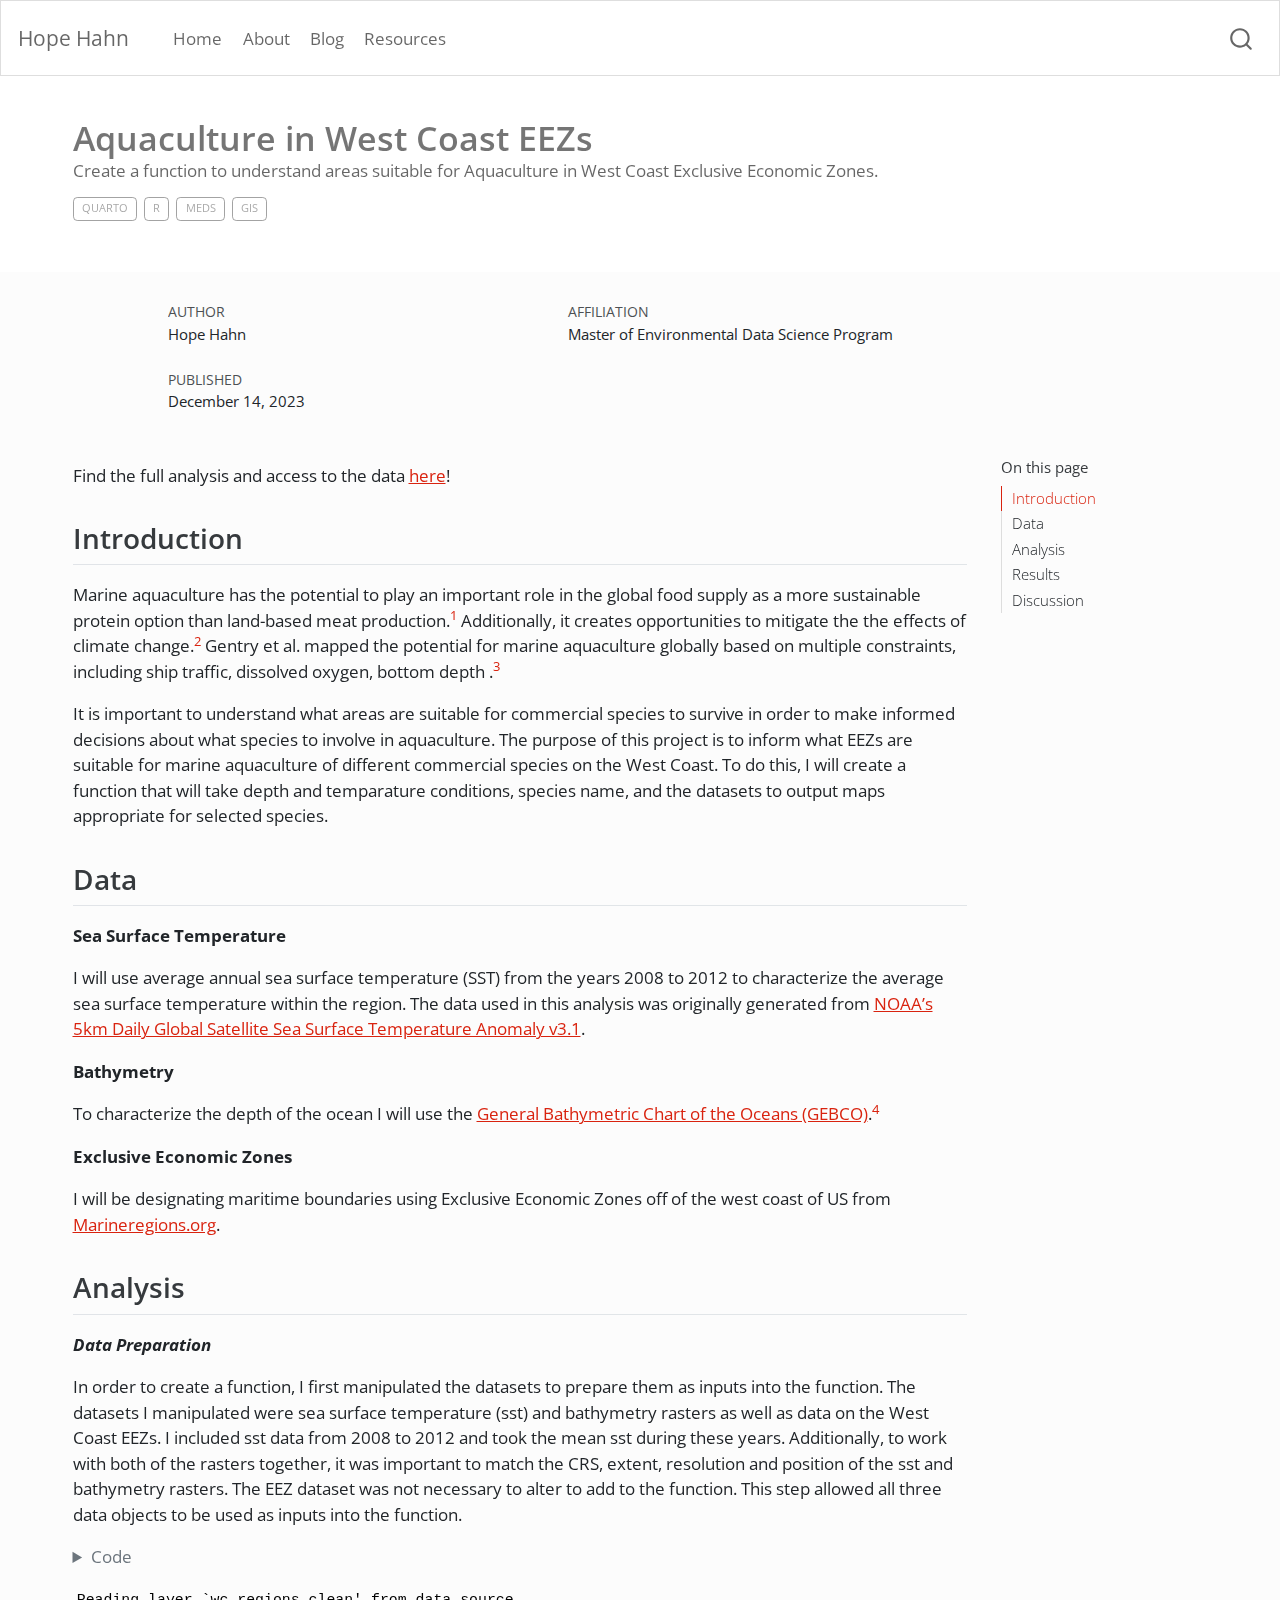
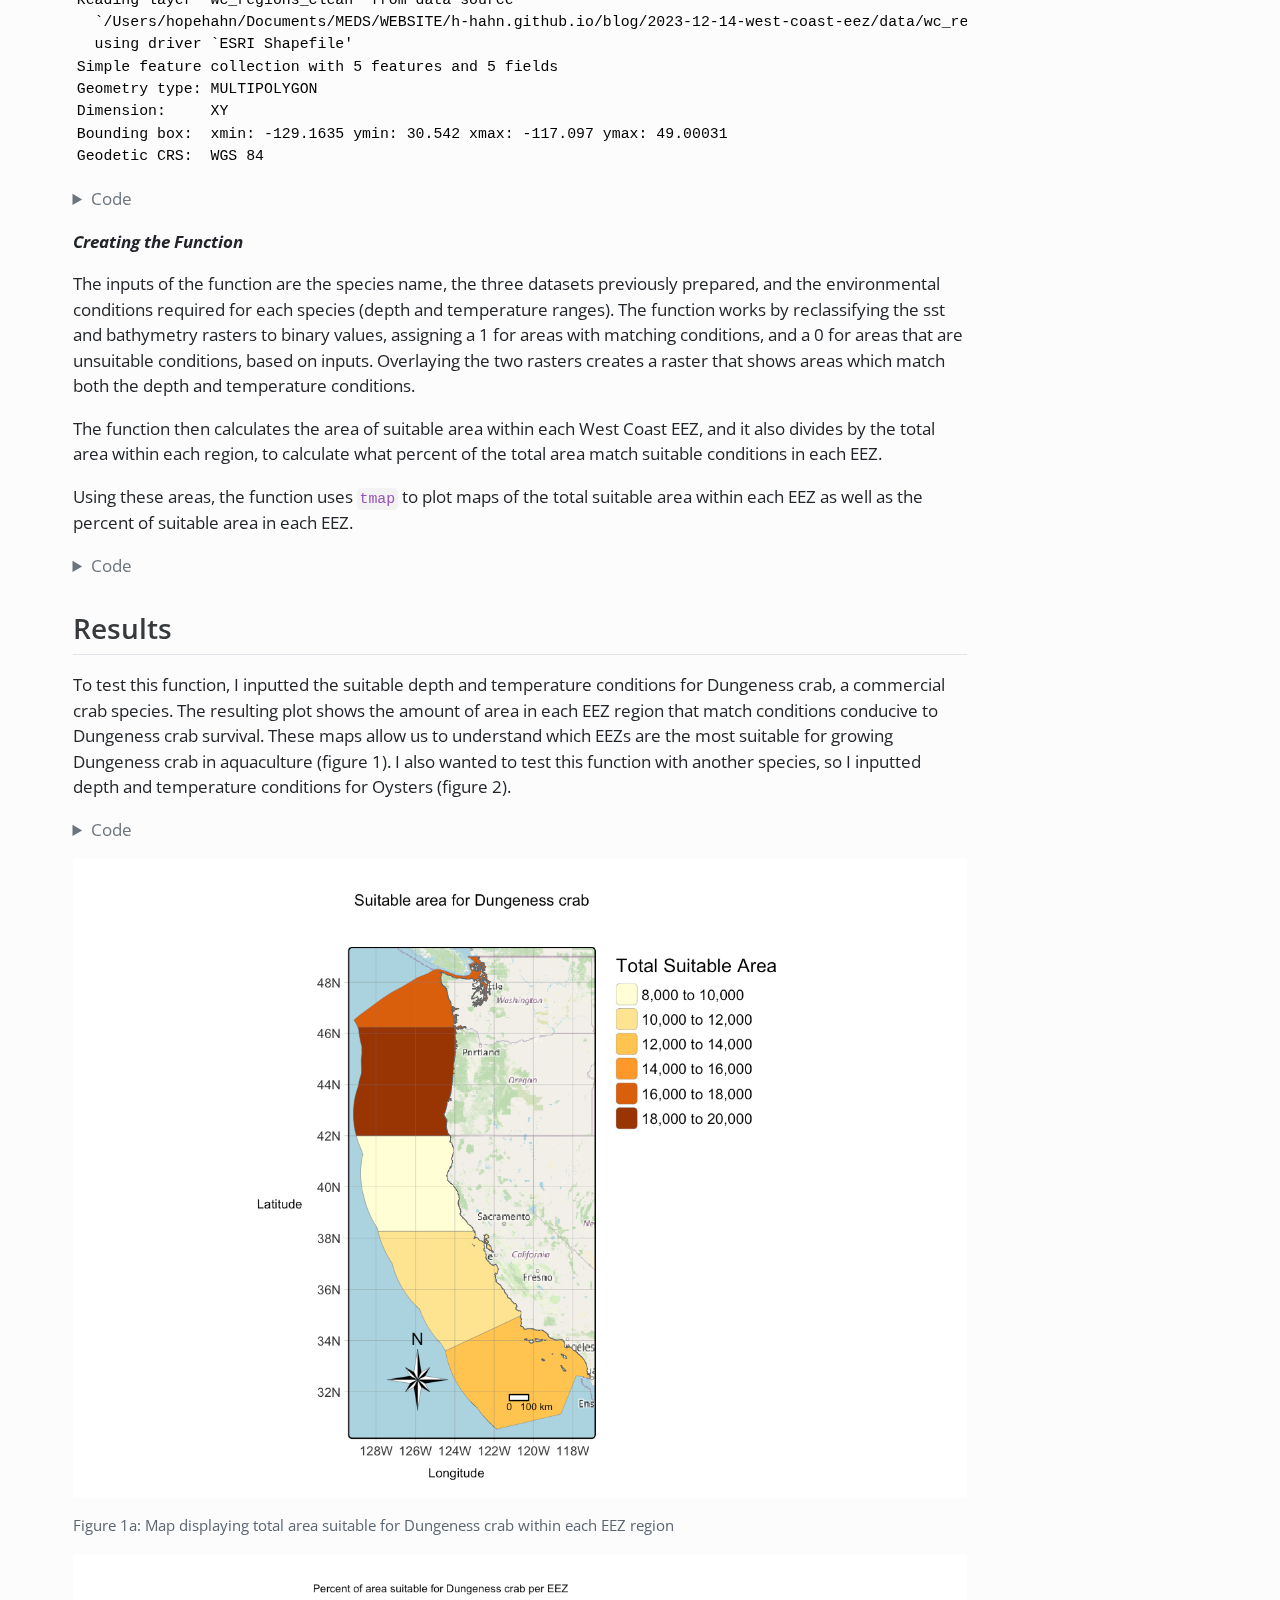
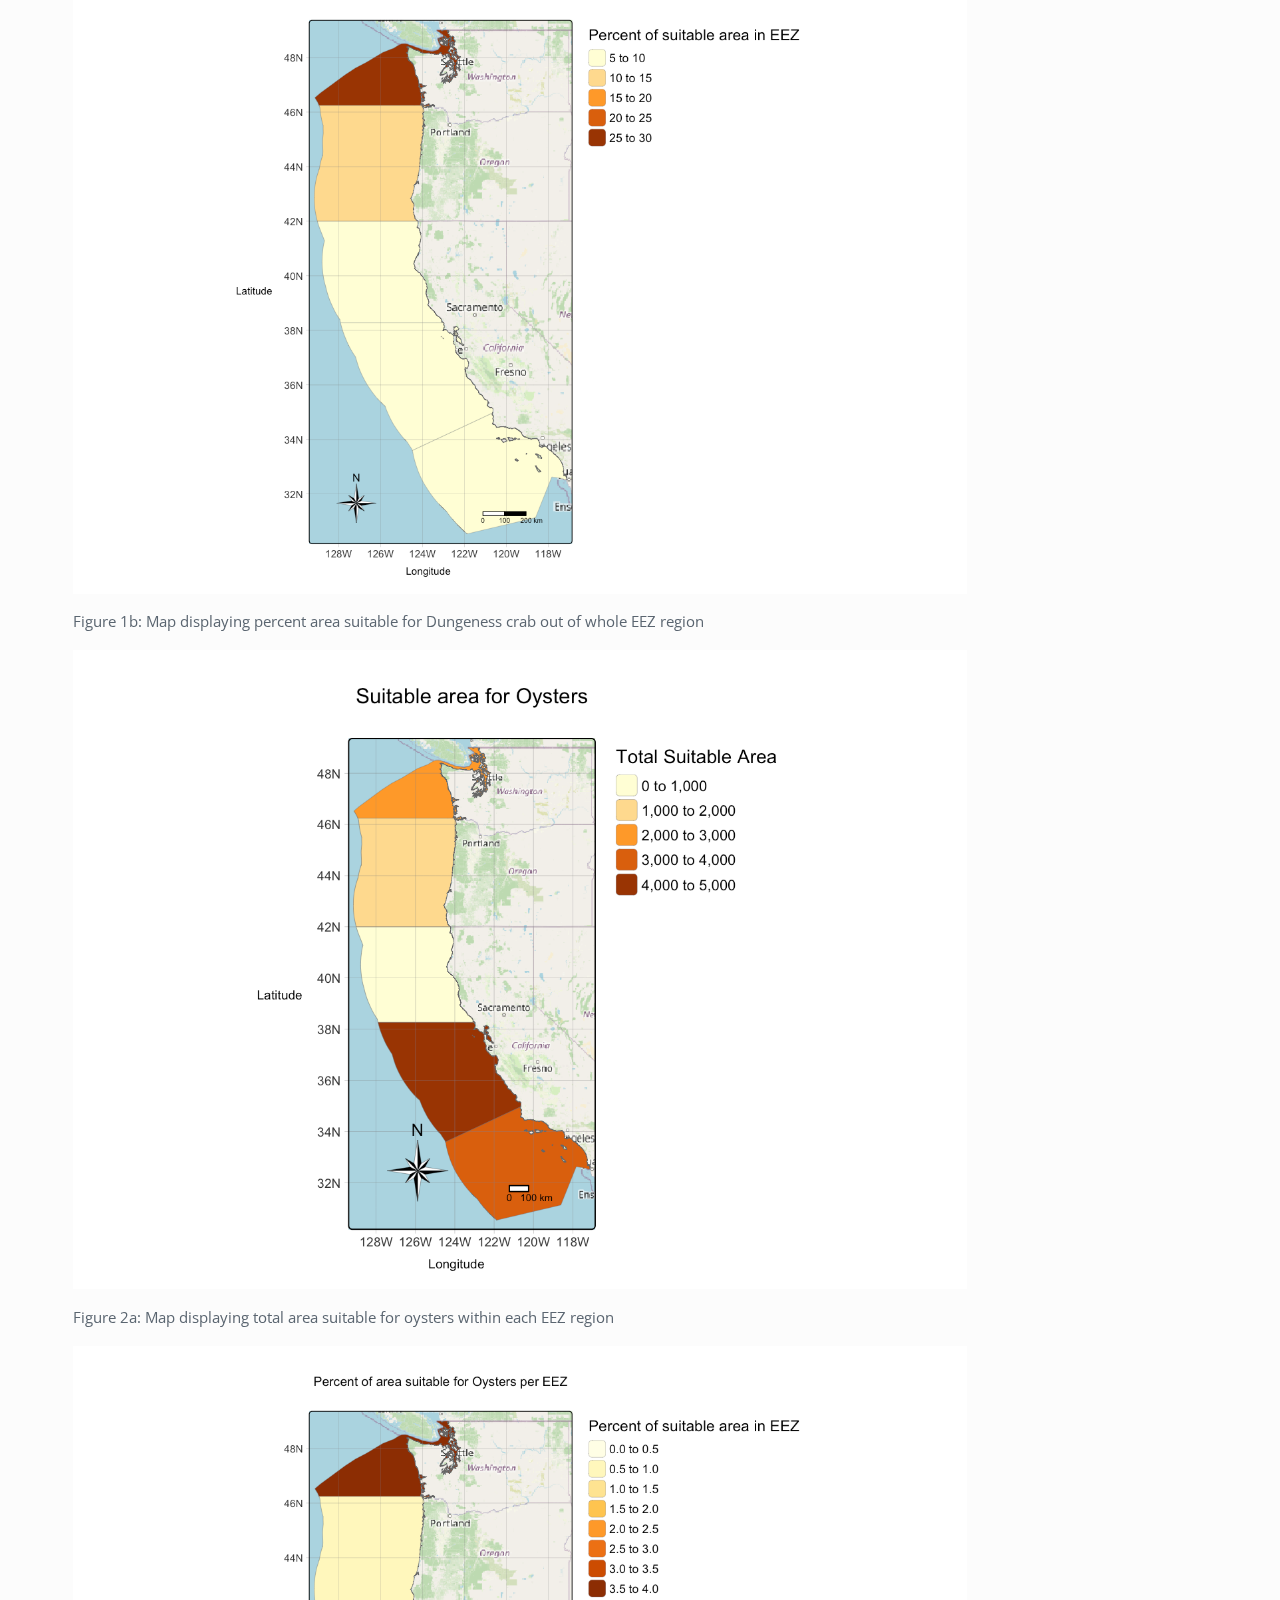
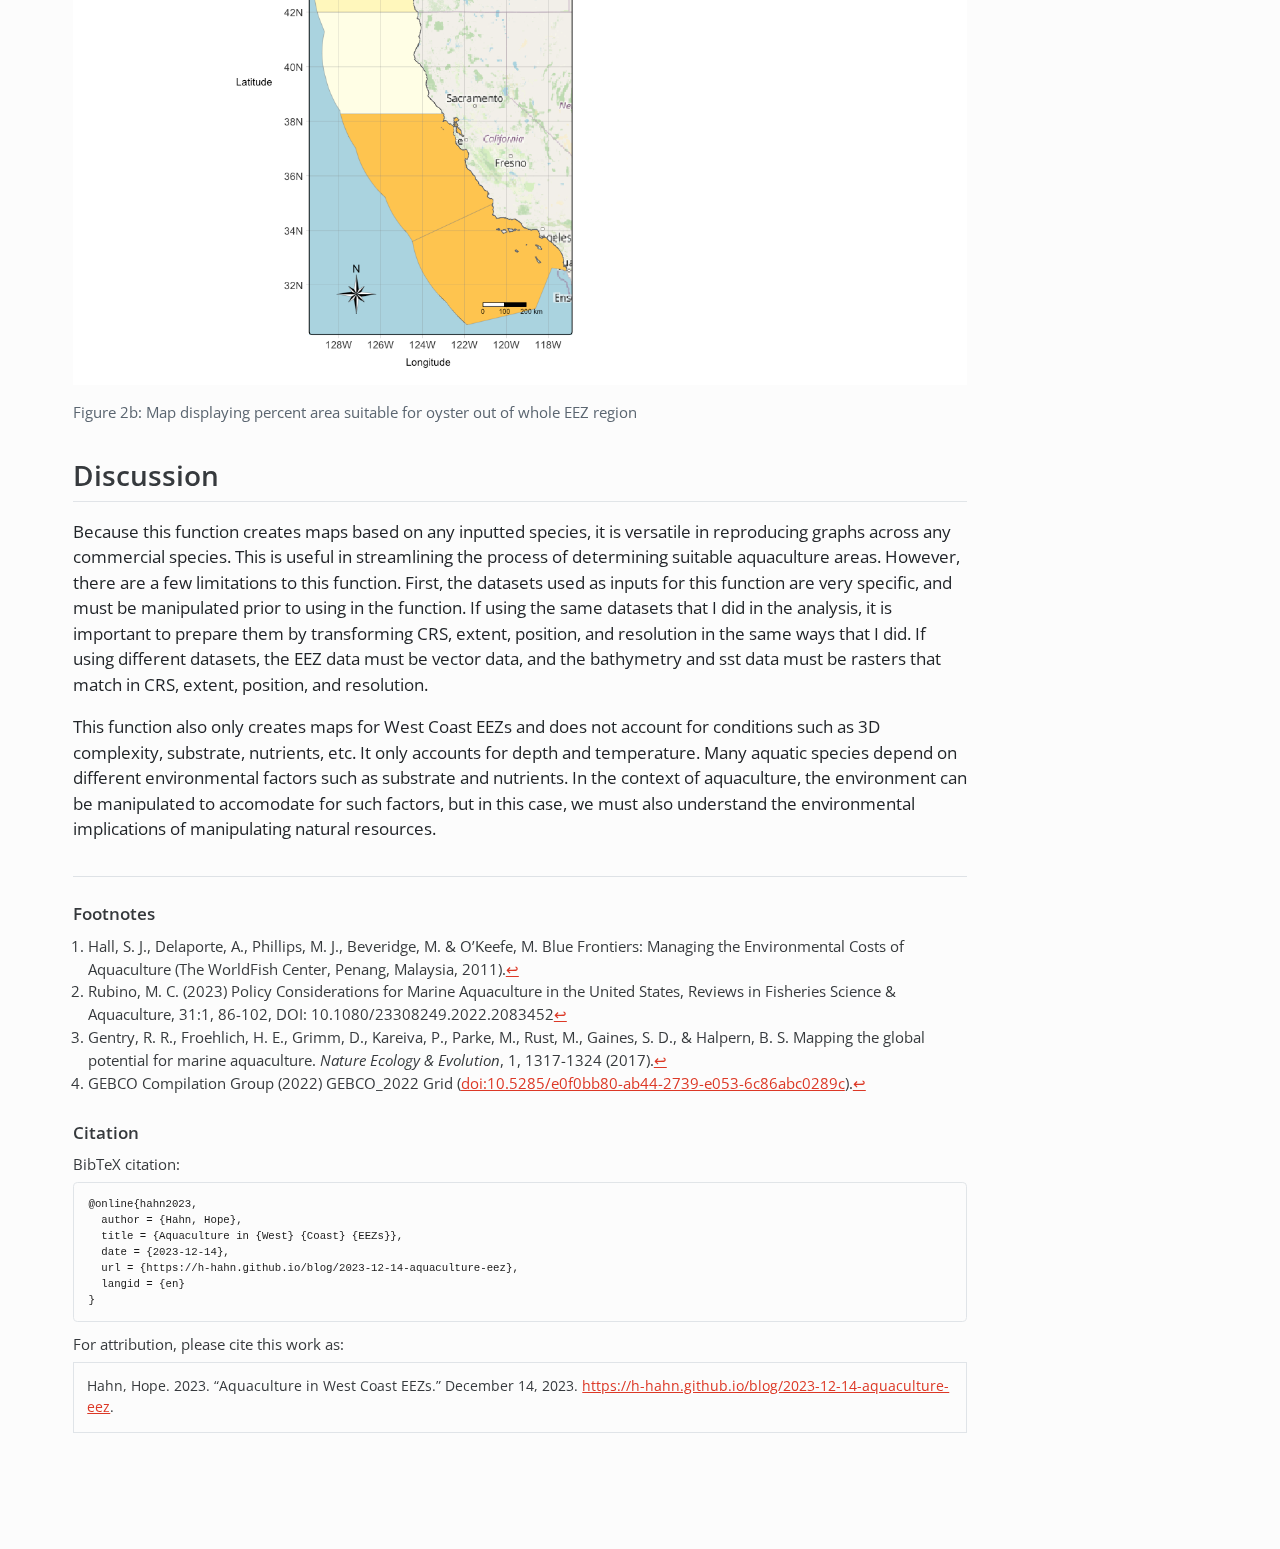
<file: docs/blog/2023-12-14-west-coast-eez/index.html>
<!DOCTYPE html>
<html xmlns="http://www.w3.org/1999/xhtml" lang="en" xml:lang="en"><head>

<meta charset="utf-8">
<meta name="generator" content="quarto-1.3.450">

<meta name="viewport" content="width=device-width, initial-scale=1.0, user-scalable=yes">

<meta name="author" content="Hope Hahn">
<meta name="dcterms.date" content="2023-12-14">
<meta name="description" content="Create a function to understand areas suitable for Aquaculture in West Coast Exclusive Economic Zones.">

<title>Hope Hahn - Aquaculture in West Coast EEZs</title>
<style>
code{white-space: pre-wrap;}
span.smallcaps{font-variant: small-caps;}
div.columns{display: flex; gap: min(4vw, 1.5em);}
div.column{flex: auto; overflow-x: auto;}
div.hanging-indent{margin-left: 1.5em; text-indent: -1.5em;}
ul.task-list{list-style: none;}
ul.task-list li input[type="checkbox"] {
  width: 0.8em;
  margin: 0 0.8em 0.2em -1em; /* quarto-specific, see https://github.com/quarto-dev/quarto-cli/issues/4556 */ 
  vertical-align: middle;
}
/* CSS for syntax highlighting */
pre > code.sourceCode { white-space: pre; position: relative; }
pre > code.sourceCode > span { display: inline-block; line-height: 1.25; }
pre > code.sourceCode > span:empty { height: 1.2em; }
.sourceCode { overflow: visible; }
code.sourceCode > span { color: inherit; text-decoration: inherit; }
div.sourceCode { margin: 1em 0; }
pre.sourceCode { margin: 0; }
@media screen {
div.sourceCode { overflow: auto; }
}
@media print {
pre > code.sourceCode { white-space: pre-wrap; }
pre > code.sourceCode > span { text-indent: -5em; padding-left: 5em; }
}
pre.numberSource code
  { counter-reset: source-line 0; }
pre.numberSource code > span
  { position: relative; left: -4em; counter-increment: source-line; }
pre.numberSource code > span > a:first-child::before
  { content: counter(source-line);
    position: relative; left: -1em; text-align: right; vertical-align: baseline;
    border: none; display: inline-block;
    -webkit-touch-callout: none; -webkit-user-select: none;
    -khtml-user-select: none; -moz-user-select: none;
    -ms-user-select: none; user-select: none;
    padding: 0 4px; width: 4em;
  }
pre.numberSource { margin-left: 3em;  padding-left: 4px; }
div.sourceCode
  {   }
@media screen {
pre > code.sourceCode > span > a:first-child::before { text-decoration: underline; }
}
</style>


<script src="../../site_libs/quarto-nav/quarto-nav.js"></script>
<script src="../../site_libs/quarto-nav/headroom.min.js"></script>
<script src="../../site_libs/clipboard/clipboard.min.js"></script>
<script src="../../site_libs/quarto-search/autocomplete.umd.js"></script>
<script src="../../site_libs/quarto-search/fuse.min.js"></script>
<script src="../../site_libs/quarto-search/quarto-search.js"></script>
<meta name="quarto:offset" content="../../">
<link href="../../logo.jpg" rel="icon" type="image/jpeg">
<script src="../../site_libs/quarto-html/quarto.js"></script>
<script src="../../site_libs/quarto-html/popper.min.js"></script>
<script src="../../site_libs/quarto-html/tippy.umd.min.js"></script>
<script src="../../site_libs/quarto-html/anchor.min.js"></script>
<link href="../../site_libs/quarto-html/tippy.css" rel="stylesheet">
<link href="../../site_libs/quarto-html/quarto-syntax-highlighting.css" rel="stylesheet" id="quarto-text-highlighting-styles">
<script src="../../site_libs/bootstrap/bootstrap.min.js"></script>
<link href="../../site_libs/bootstrap/bootstrap-icons.css" rel="stylesheet">
<link href="../../site_libs/bootstrap/bootstrap.min.css" rel="stylesheet" id="quarto-bootstrap" data-mode="light">
<script id="quarto-search-options" type="application/json">{
  "location": "navbar",
  "copy-button": false,
  "collapse-after": 3,
  "panel-placement": "end",
  "type": "overlay",
  "limit": 20,
  "language": {
    "search-no-results-text": "No results",
    "search-matching-documents-text": "matching documents",
    "search-copy-link-title": "Copy link to search",
    "search-hide-matches-text": "Hide additional matches",
    "search-more-match-text": "more match in this document",
    "search-more-matches-text": "more matches in this document",
    "search-clear-button-title": "Clear",
    "search-detached-cancel-button-title": "Cancel",
    "search-submit-button-title": "Submit",
    "search-label": "Search"
  }
}</script>


<link rel="stylesheet" href="../../styles.css">
</head>

<body class="nav-fixed">

<div id="quarto-search-results"></div>
  <header id="quarto-header" class="headroom fixed-top">
    <nav class="navbar navbar-expand-lg navbar-dark ">
      <div class="navbar-container container-fluid">
      <div class="navbar-brand-container">
    <a class="navbar-brand" href="../../index.html">
    <span class="navbar-title">Hope Hahn</span>
    </a>
  </div>
            <div id="quarto-search" class="" title="Search"></div>
          <button class="navbar-toggler" type="button" data-bs-toggle="collapse" data-bs-target="#navbarCollapse" aria-controls="navbarCollapse" aria-expanded="false" aria-label="Toggle navigation" onclick="if (window.quartoToggleHeadroom) { window.quartoToggleHeadroom(); }">
  <span class="navbar-toggler-icon"></span>
</button>
          <div class="collapse navbar-collapse" id="navbarCollapse">
            <ul class="navbar-nav navbar-nav-scroll me-auto">
  <li class="nav-item">
    <a class="nav-link" href="../../index.html" rel="" target="">
 <span class="menu-text">Home</span></a>
  </li>  
  <li class="nav-item">
    <a class="nav-link" href="../../about.html" rel="" target="">
 <span class="menu-text">About</span></a>
  </li>  
  <li class="nav-item">
    <a class="nav-link" href="../../blog.html" rel="" target="">
 <span class="menu-text">Blog</span></a>
  </li>  
  <li class="nav-item">
    <a class="nav-link" href="../../resources.html" rel="" target="">
 <span class="menu-text">Resources</span></a>
  </li>  
</ul>
            <div class="quarto-navbar-tools ms-auto">
</div>
          </div> <!-- /navcollapse -->
      </div> <!-- /container-fluid -->
    </nav>
</header>
<!-- content -->
<header id="title-block-header" class="quarto-title-block default page-columns page-full">
  <div class="quarto-title-banner page-columns page-full">
    <div class="quarto-title column-page-left">
      <h1 class="title">Aquaculture in West Coast EEZs</h1>
                  <div>
        <div class="description">
          Create a function to understand areas suitable for Aquaculture in West Coast Exclusive Economic Zones.
        </div>
      </div>
                          <div class="quarto-categories">
                <div class="quarto-category">Quarto</div>
                <div class="quarto-category">R</div>
                <div class="quarto-category">MEDS</div>
                <div class="quarto-category">GIS</div>
              </div>
                  </div>
  </div>
    
  <div class="quarto-title-meta-author">
    <div class="quarto-title-meta-heading">Author</div>
    <div class="quarto-title-meta-heading">Affiliation</div>
    
      <div class="quarto-title-meta-contents">
      <p class="author"><a href="https://h-hahn.github.io/">Hope Hahn</a> </p>
    </div>
      <div class="quarto-title-meta-contents">
          <p class="affiliation">
              <a href="https://ucsb-meds.github.io/">
              Master of Environmental Data Science Program
              </a>
            </p>
        </div>
      </div>

  <div class="quarto-title-meta">

        
      <div>
      <div class="quarto-title-meta-heading">Published</div>
      <div class="quarto-title-meta-contents">
        <p class="date">December 14, 2023</p>
      </div>
    </div>
    
      
    </div>
    
  
  </header><div id="quarto-content" class="quarto-container page-columns page-rows-contents page-layout-full page-navbar">
<!-- sidebar -->
<!-- margin-sidebar -->
    <div id="quarto-margin-sidebar" class="sidebar margin-sidebar">
        <nav id="TOC" role="doc-toc" class="toc-active">
    <h2 id="toc-title">On this page</h2>
   
  <ul>
  <li><a href="#introduction" id="toc-introduction" class="nav-link active" data-scroll-target="#introduction">Introduction</a></li>
  <li><a href="#data" id="toc-data" class="nav-link" data-scroll-target="#data">Data</a></li>
  <li><a href="#analysis" id="toc-analysis" class="nav-link" data-scroll-target="#analysis">Analysis</a></li>
  <li><a href="#results" id="toc-results" class="nav-link" data-scroll-target="#results">Results</a></li>
  <li><a href="#discussion" id="toc-discussion" class="nav-link" data-scroll-target="#discussion">Discussion</a></li>
  </ul>
</nav>
    </div>
<!-- main -->
<main class="content quarto-banner-title-block column-page-left" id="quarto-document-content">




<p>Find the full analysis and access to the data <a href="https://github.com/h-hahn/west-coast-eez">here</a>!</p>
<section id="introduction" class="level2">
<h2 class="anchored" data-anchor-id="introduction">Introduction</h2>
<p>Marine aquaculture has the potential to play an important role in the global food supply as a more sustainable protein option than land-based meat production.<a href="#fn1" class="footnote-ref" id="fnref1" role="doc-noteref"><sup>1</sup></a> Additionally, it creates opportunities to mitigate the the effects of climate change.<a href="#fn2" class="footnote-ref" id="fnref2" role="doc-noteref"><sup>2</sup></a> Gentry et al.&nbsp;mapped the potential for marine aquaculture globally based on multiple constraints, including ship traffic, dissolved oxygen, bottom depth .<a href="#fn3" class="footnote-ref" id="fnref3" role="doc-noteref"><sup>3</sup></a></p>
<p>It is important to understand what areas are suitable for commercial species to survive in order to make informed decisions about what species to involve in aquaculture. The purpose of this project is to inform what EEZs are suitable for marine aquaculture of different commercial species on the West Coast. To do this, I will create a function that will take depth and temparature conditions, species name, and the datasets to output maps appropriate for selected species.</p>
</section>
<section id="data" class="level2">
<h2 class="anchored" data-anchor-id="data">Data</h2>
<p><strong>Sea Surface Temperature</strong></p>
<p>I will use average annual sea surface temperature (SST) from the years 2008 to 2012 to characterize the average sea surface temperature within the region. The data used in this analysis was originally generated from <a href="https://coralreefwatch.noaa.gov/product/5km/index_5km_ssta.php">NOAA’s 5km Daily Global Satellite Sea Surface Temperature Anomaly v3.1</a>.</p>
<p><strong>Bathymetry</strong></p>
<p>To characterize the depth of the ocean I will use the <a href="https://www.gebco.net/data_and_products/gridded_bathymetry_data/#area">General Bathymetric Chart of the Oceans (GEBCO)</a>.<a href="#fn4" class="footnote-ref" id="fnref4" role="doc-noteref"><sup>4</sup></a></p>
<p><strong>Exclusive Economic Zones</strong></p>
<p>I will be designating maritime boundaries using Exclusive Economic Zones off of the west coast of US from <a href="https://www.marineregions.org/eez.php">Marineregions.org</a>.</p>
</section>
<section id="analysis" class="level2">
<h2 class="anchored" data-anchor-id="analysis">Analysis</h2>
<p><strong><em>Data Preparation</em></strong></p>
<p>In order to create a function, I first manipulated the datasets to prepare them as inputs into the function. The datasets I manipulated were sea surface temperature (sst) and bathymetry rasters as well as data on the West Coast EEZs. I included sst data from 2008 to 2012 and took the mean sst during these years. Additionally, to work with both of the rasters together, it was important to match the CRS, extent, resolution and position of the sst and bathymetry rasters. The EEZ dataset was not necessary to alter to add to the function. This step allowed all three data objects to be used as inputs into the function.</p>
<div class="cell" data-messages="false">
<details>
<summary>Code</summary>
<div class="sourceCode cell-code" id="cb1"><pre class="sourceCode r code-with-copy"><code class="sourceCode r"><span id="cb1-1"><a href="#cb1-1" aria-hidden="true" tabindex="-1"></a><span class="co"># load in packages</span></span>
<span id="cb1-2"><a href="#cb1-2" aria-hidden="true" tabindex="-1"></a><span class="fu">library</span>(tidyverse)</span>
<span id="cb1-3"><a href="#cb1-3" aria-hidden="true" tabindex="-1"></a><span class="fu">library</span>(sf)</span>
<span id="cb1-4"><a href="#cb1-4" aria-hidden="true" tabindex="-1"></a><span class="fu">library</span>(terra)</span>
<span id="cb1-5"><a href="#cb1-5" aria-hidden="true" tabindex="-1"></a><span class="fu">library</span>(resample)</span>
<span id="cb1-6"><a href="#cb1-6" aria-hidden="true" tabindex="-1"></a><span class="fu">library</span>(tmap)</span>
<span id="cb1-7"><a href="#cb1-7" aria-hidden="true" tabindex="-1"></a><span class="fu">library</span>(maptiles)</span>
<span id="cb1-8"><a href="#cb1-8" aria-hidden="true" tabindex="-1"></a></span>
<span id="cb1-9"><a href="#cb1-9" aria-hidden="true" tabindex="-1"></a><span class="co"># read in west coast eez data</span></span>
<span id="cb1-10"><a href="#cb1-10" aria-hidden="true" tabindex="-1"></a>west_coast_eez <span class="ot">&lt;-</span> <span class="fu">st_read</span>(<span class="st">"data/wc_regions_clean.shp"</span>)</span></code><button title="Copy to Clipboard" class="code-copy-button"><i class="bi"></i></button></pre></div>
</details>
<div class="cell-output cell-output-stdout">
<pre><code>Reading layer `wc_regions_clean' from data source 
  `/Users/hopehahn/Documents/MEDS/WEBSITE/h-hahn.github.io/blog/2023-12-14-west-coast-eez/data/wc_regions_clean.shp' 
  using driver `ESRI Shapefile'
Simple feature collection with 5 features and 5 fields
Geometry type: MULTIPOLYGON
Dimension:     XY
Bounding box:  xmin: -129.1635 ymin: 30.542 xmax: -117.097 ymax: 49.00031
Geodetic CRS:  WGS 84</code></pre>
</div>
<details>
<summary>Code</summary>
<div class="sourceCode cell-code" id="cb3"><pre class="sourceCode r code-with-copy"><code class="sourceCode r"><span id="cb3-1"><a href="#cb3-1" aria-hidden="true" tabindex="-1"></a><span class="co"># read in sea surface temperature raster data</span></span>
<span id="cb3-2"><a href="#cb3-2" aria-hidden="true" tabindex="-1"></a>sst_2008 <span class="ot">&lt;-</span> <span class="fu">rast</span>(<span class="st">"data/average_annual_sst_2008.tif"</span>)</span>
<span id="cb3-3"><a href="#cb3-3" aria-hidden="true" tabindex="-1"></a>sst_2009 <span class="ot">&lt;-</span> <span class="fu">rast</span>(<span class="st">"data/average_annual_sst_2009.tif"</span>)</span>
<span id="cb3-4"><a href="#cb3-4" aria-hidden="true" tabindex="-1"></a>sst_2010 <span class="ot">&lt;-</span> <span class="fu">rast</span>(<span class="st">"data/average_annual_sst_2010.tif"</span>)</span>
<span id="cb3-5"><a href="#cb3-5" aria-hidden="true" tabindex="-1"></a>sst_2011 <span class="ot">&lt;-</span> <span class="fu">rast</span>(<span class="st">"data/average_annual_sst_2011.tif"</span>)</span>
<span id="cb3-6"><a href="#cb3-6" aria-hidden="true" tabindex="-1"></a>sst_2012 <span class="ot">&lt;-</span> <span class="fu">rast</span>(<span class="st">"data/average_annual_sst_2012.tif"</span>)</span>
<span id="cb3-7"><a href="#cb3-7" aria-hidden="true" tabindex="-1"></a></span>
<span id="cb3-8"><a href="#cb3-8" aria-hidden="true" tabindex="-1"></a><span class="co"># stack the sst rasters from 2008-2012</span></span>
<span id="cb3-9"><a href="#cb3-9" aria-hidden="true" tabindex="-1"></a>sst_stack <span class="ot">&lt;-</span> <span class="fu">c</span>(sst_2008,</span>
<span id="cb3-10"><a href="#cb3-10" aria-hidden="true" tabindex="-1"></a>              sst_2009,</span>
<span id="cb3-11"><a href="#cb3-11" aria-hidden="true" tabindex="-1"></a>              sst_2010,</span>
<span id="cb3-12"><a href="#cb3-12" aria-hidden="true" tabindex="-1"></a>              sst_2011,</span>
<span id="cb3-13"><a href="#cb3-13" aria-hidden="true" tabindex="-1"></a>              sst_2012)</span>
<span id="cb3-14"><a href="#cb3-14" aria-hidden="true" tabindex="-1"></a></span>
<span id="cb3-15"><a href="#cb3-15" aria-hidden="true" tabindex="-1"></a><span class="co"># read in bathymetry raster</span></span>
<span id="cb3-16"><a href="#cb3-16" aria-hidden="true" tabindex="-1"></a>bathymetry <span class="ot">&lt;-</span> <span class="fu">rast</span>(<span class="st">"data/depth.tif"</span>)</span>
<span id="cb3-17"><a href="#cb3-17" aria-hidden="true" tabindex="-1"></a></span>
<span id="cb3-18"><a href="#cb3-18" aria-hidden="true" tabindex="-1"></a><span class="do">### MEAN SST FROM 2008-2012</span></span>
<span id="cb3-19"><a href="#cb3-19" aria-hidden="true" tabindex="-1"></a><span class="co"># raster of mean SST from 2008-2012</span></span>
<span id="cb3-20"><a href="#cb3-20" aria-hidden="true" tabindex="-1"></a>mean_sst_stack <span class="ot">&lt;-</span> <span class="fu">app</span>(sst_stack, <span class="at">fun =</span> mean)</span>
<span id="cb3-21"><a href="#cb3-21" aria-hidden="true" tabindex="-1"></a></span>
<span id="cb3-22"><a href="#cb3-22" aria-hidden="true" tabindex="-1"></a><span class="co"># convert SST data from Kelvin to Celsius</span></span>
<span id="cb3-23"><a href="#cb3-23" aria-hidden="true" tabindex="-1"></a>mean_sst_stack_C <span class="ot">&lt;-</span> mean_sst_stack <span class="sc">-</span> <span class="fl">273.15</span></span>
<span id="cb3-24"><a href="#cb3-24" aria-hidden="true" tabindex="-1"></a></span>
<span id="cb3-25"><a href="#cb3-25" aria-hidden="true" tabindex="-1"></a><span class="co"># change crs of sst_stack to match bathymetry raster crs</span></span>
<span id="cb3-26"><a href="#cb3-26" aria-hidden="true" tabindex="-1"></a>sst_stack <span class="ot">&lt;-</span> <span class="fu">project</span>(sst_stack, <span class="st">"EPSG:4326"</span>)</span>
<span id="cb3-27"><a href="#cb3-27" aria-hidden="true" tabindex="-1"></a></span>
<span id="cb3-28"><a href="#cb3-28" aria-hidden="true" tabindex="-1"></a><span class="do">### MATCH EXTENT, RESOLUTION, AND POSITION</span></span>
<span id="cb3-29"><a href="#cb3-29" aria-hidden="true" tabindex="-1"></a></span>
<span id="cb3-30"><a href="#cb3-30" aria-hidden="true" tabindex="-1"></a><span class="co"># crop bathymetry raster to match extent of SST raster</span></span>
<span id="cb3-31"><a href="#cb3-31" aria-hidden="true" tabindex="-1"></a>bathymetry_crop <span class="ot">&lt;-</span> <span class="fu">crop</span>(<span class="at">x =</span> bathymetry, <span class="at">y =</span> mean_sst_stack_C)</span>
<span id="cb3-32"><a href="#cb3-32" aria-hidden="true" tabindex="-1"></a></span>
<span id="cb3-33"><a href="#cb3-33" aria-hidden="true" tabindex="-1"></a><span class="co"># resample data to match resolution of sst data </span></span>
<span id="cb3-34"><a href="#cb3-34" aria-hidden="true" tabindex="-1"></a>resample_bath <span class="ot">&lt;-</span> terra<span class="sc">::</span><span class="fu">resample</span>(bathymetry_crop, sst_stack, <span class="at">method =</span> <span class="st">"near"</span>)</span></code><button title="Copy to Clipboard" class="code-copy-button"><i class="bi"></i></button></pre></div>
</details>
</div>
<p><strong><em>Creating the Function</em></strong></p>
<p>The inputs of the function are the species name, the three datasets previously prepared, and the environmental conditions required for each species (depth and temperature ranges). The function works by reclassifying the sst and bathymetry rasters to binary values, assigning a 1 for areas with matching conditions, and a 0 for areas that are unsuitable conditions, based on inputs. Overlaying the two rasters creates a raster that shows areas which match both the depth and temperature conditions.</p>
<p>The function then calculates the area of suitable area within each West Coast EEZ, and it also divides by the total area within each region, to calculate what percent of the total area match suitable conditions in each EEZ.</p>
<p>Using these areas, the function uses <code>tmap</code> to plot maps of the total suitable area within each EEZ as well as the percent of suitable area in each EEZ.</p>
<div class="cell" data-messages="false">
<details>
<summary>Code</summary>
<div class="sourceCode cell-code" id="cb4"><pre class="sourceCode r code-with-copy"><code class="sourceCode r"><span id="cb4-1"><a href="#cb4-1" aria-hidden="true" tabindex="-1"></a><span class="co"># create function to accomodate for other species</span></span>
<span id="cb4-2"><a href="#cb4-2" aria-hidden="true" tabindex="-1"></a><span class="co"># this function assumes that rasters are the same resolution, extent, and CRS</span></span>
<span id="cb4-3"><a href="#cb4-3" aria-hidden="true" tabindex="-1"></a>suitable_area <span class="ot">&lt;-</span> <span class="cf">function</span>(species, eez_polygon, sst_rast, bath_rast, sst_lower, sst_upper, depth_lower, depth_upper) {</span>
<span id="cb4-4"><a href="#cb4-4" aria-hidden="true" tabindex="-1"></a>  <span class="co"># reclassify</span></span>
<span id="cb4-5"><a href="#cb4-5" aria-hidden="true" tabindex="-1"></a>  <span class="co"># create matrix to classify species sst ranges as 1 and everything else as NA</span></span>
<span id="cb4-6"><a href="#cb4-6" aria-hidden="true" tabindex="-1"></a>  rcl_sst <span class="ot">&lt;-</span> <span class="fu">matrix</span>(<span class="fu">c</span>(<span class="sc">-</span><span class="cn">Inf</span>, sst_lower, <span class="cn">NA</span>, </span>
<span id="cb4-7"><a href="#cb4-7" aria-hidden="true" tabindex="-1"></a>              sst_lower, sst_upper, <span class="dv">1</span>,</span>
<span id="cb4-8"><a href="#cb4-8" aria-hidden="true" tabindex="-1"></a>              sst_upper, <span class="cn">Inf</span>, <span class="cn">NA</span>), </span>
<span id="cb4-9"><a href="#cb4-9" aria-hidden="true" tabindex="-1"></a>              <span class="at">ncol =</span> <span class="dv">3</span>, <span class="at">byrow =</span> <span class="cn">TRUE</span>)</span>
<span id="cb4-10"><a href="#cb4-10" aria-hidden="true" tabindex="-1"></a>  </span>
<span id="cb4-11"><a href="#cb4-11" aria-hidden="true" tabindex="-1"></a>  <span class="co"># reclassify sst stack based off of previous matrix</span></span>
<span id="cb4-12"><a href="#cb4-12" aria-hidden="true" tabindex="-1"></a>  sst_stack_rcl <span class="ot">&lt;-</span> <span class="fu">classify</span>(sst_rast, <span class="at">rcl =</span> rcl_sst)</span>
<span id="cb4-13"><a href="#cb4-13" aria-hidden="true" tabindex="-1"></a>  </span>
<span id="cb4-14"><a href="#cb4-14" aria-hidden="true" tabindex="-1"></a>  <span class="co"># create matrix to classify species depth ranges as 1 and everything else as NA</span></span>
<span id="cb4-15"><a href="#cb4-15" aria-hidden="true" tabindex="-1"></a>  rcl_bath <span class="ot">&lt;-</span> <span class="fu">matrix</span>(<span class="fu">c</span>(<span class="sc">-</span><span class="cn">Inf</span>, depth_lower, <span class="cn">NA</span>,</span>
<span id="cb4-16"><a href="#cb4-16" aria-hidden="true" tabindex="-1"></a>                     depth_lower, depth_upper, <span class="dv">1</span>,</span>
<span id="cb4-17"><a href="#cb4-17" aria-hidden="true" tabindex="-1"></a>                     depth_upper, <span class="cn">Inf</span>, <span class="cn">NA</span>),</span>
<span id="cb4-18"><a href="#cb4-18" aria-hidden="true" tabindex="-1"></a>                     <span class="at">ncol =</span> <span class="dv">3</span>, <span class="at">byrow =</span> <span class="cn">TRUE</span>)</span>
<span id="cb4-19"><a href="#cb4-19" aria-hidden="true" tabindex="-1"></a>  </span>
<span id="cb4-20"><a href="#cb4-20" aria-hidden="true" tabindex="-1"></a>  <span class="co"># reclasify bathymetry data based off of previous matrix</span></span>
<span id="cb4-21"><a href="#cb4-21" aria-hidden="true" tabindex="-1"></a>  bath_rcl <span class="ot">&lt;-</span> <span class="fu">classify</span>(bath_rast, <span class="at">rcl =</span> rcl_bath)</span>
<span id="cb4-22"><a href="#cb4-22" aria-hidden="true" tabindex="-1"></a>  </span>
<span id="cb4-23"><a href="#cb4-23" aria-hidden="true" tabindex="-1"></a>  <span class="co"># find locations that satisfy both SST and depth conditions</span></span>
<span id="cb4-24"><a href="#cb4-24" aria-hidden="true" tabindex="-1"></a>  satisfy_conditions <span class="ot">&lt;-</span> <span class="fu">lapp</span>(<span class="fu">c</span>(sst_stack_rcl, bath_rcl), <span class="st">"*"</span>)</span>
<span id="cb4-25"><a href="#cb4-25" aria-hidden="true" tabindex="-1"></a></span>
<span id="cb4-26"><a href="#cb4-26" aria-hidden="true" tabindex="-1"></a>  <span class="co"># ---------------------------------------------------------</span></span>
<span id="cb4-27"><a href="#cb4-27" aria-hidden="true" tabindex="-1"></a>  </span>
<span id="cb4-28"><a href="#cb4-28" aria-hidden="true" tabindex="-1"></a>  <span class="co"># create a mask of the oyster conditions that fall in west coast eez</span></span>
<span id="cb4-29"><a href="#cb4-29" aria-hidden="true" tabindex="-1"></a>  mask_eez <span class="ot">&lt;-</span> <span class="fu">mask</span>(satisfy_conditions, eez_polygon)</span>
<span id="cb4-30"><a href="#cb4-30" aria-hidden="true" tabindex="-1"></a></span>
<span id="cb4-31"><a href="#cb4-31" aria-hidden="true" tabindex="-1"></a>  <span class="co"># rasterize data because its vector data</span></span>
<span id="cb4-32"><a href="#cb4-32" aria-hidden="true" tabindex="-1"></a>  <span class="co"># use extent of depth raster</span></span>
<span id="cb4-33"><a href="#cb4-33" aria-hidden="true" tabindex="-1"></a>  eez_rast <span class="ot">&lt;-</span> terra<span class="sc">::</span><span class="fu">rasterize</span>(eez_polygon, mask_eez, <span class="at">field =</span> <span class="st">"rgn"</span>)</span>
<span id="cb4-34"><a href="#cb4-34" aria-hidden="true" tabindex="-1"></a></span>
<span id="cb4-35"><a href="#cb4-35" aria-hidden="true" tabindex="-1"></a>  <span class="co"># find area within each EEZ</span></span>
<span id="cb4-36"><a href="#cb4-36" aria-hidden="true" tabindex="-1"></a>  area <span class="ot">&lt;-</span> <span class="fu">expanse</span>(mask_eez, <span class="at">unit =</span> <span class="st">"km"</span>, <span class="at">zones =</span> eez_rast)</span>
<span id="cb4-37"><a href="#cb4-37" aria-hidden="true" tabindex="-1"></a></span>
<span id="cb4-38"><a href="#cb4-38" aria-hidden="true" tabindex="-1"></a>  <span class="co"># percent of each zone that is suitable</span></span>
<span id="cb4-39"><a href="#cb4-39" aria-hidden="true" tabindex="-1"></a>  percent_suitable <span class="ot">&lt;-</span> <span class="fu">merge</span>(eez_polygon, area, <span class="at">by.x =</span> <span class="st">"rgn"</span>, <span class="at">by.y =</span> <span class="st">"zone"</span>) <span class="sc">%&gt;%</span> </span>
<span id="cb4-40"><a href="#cb4-40" aria-hidden="true" tabindex="-1"></a>    <span class="fu">mutate</span>(<span class="at">percent_area =</span> (area<span class="sc">/</span>area_km2)<span class="sc">*</span><span class="dv">100</span>)</span>
<span id="cb4-41"><a href="#cb4-41" aria-hidden="true" tabindex="-1"></a></span>
<span id="cb4-42"><a href="#cb4-42" aria-hidden="true" tabindex="-1"></a>  <span class="co"># ---------------------------------------------------------</span></span>
<span id="cb4-43"><a href="#cb4-43" aria-hidden="true" tabindex="-1"></a>  </span>
<span id="cb4-44"><a href="#cb4-44" aria-hidden="true" tabindex="-1"></a>  <span class="co"># plot map of total suitable area</span></span>
<span id="cb4-45"><a href="#cb4-45" aria-hidden="true" tabindex="-1"></a>  <span class="fu">tmap_mode</span>(<span class="st">"plot"</span>)</span>
<span id="cb4-46"><a href="#cb4-46" aria-hidden="true" tabindex="-1"></a>  </span>
<span id="cb4-47"><a href="#cb4-47" aria-hidden="true" tabindex="-1"></a>  <span class="co"># plot total suitable area</span></span>
<span id="cb4-48"><a href="#cb4-48" aria-hidden="true" tabindex="-1"></a>  total_area_map <span class="ot">&lt;-</span> <span class="fu">tm_shape</span>(percent_suitable) <span class="sc">+</span></span>
<span id="cb4-49"><a href="#cb4-49" aria-hidden="true" tabindex="-1"></a>    <span class="fu">tm_polygons</span>(<span class="st">"area"</span>,</span>
<span id="cb4-50"><a href="#cb4-50" aria-hidden="true" tabindex="-1"></a>                <span class="at">palette =</span> <span class="st">"YlOrBr"</span>,</span>
<span id="cb4-51"><a href="#cb4-51" aria-hidden="true" tabindex="-1"></a>                <span class="at">title =</span> <span class="st">"Total Suitable Area"</span>,</span>
<span id="cb4-52"><a href="#cb4-52" aria-hidden="true" tabindex="-1"></a>                <span class="at">lwd =</span> <span class="fl">0.2</span>) <span class="sc">+</span></span>
<span id="cb4-53"><a href="#cb4-53" aria-hidden="true" tabindex="-1"></a>    <span class="fu">tm_basemap</span>(<span class="st">"OpenStreetMap"</span>)  <span class="sc">+</span></span>
<span id="cb4-54"><a href="#cb4-54" aria-hidden="true" tabindex="-1"></a>    <span class="fu">tm_layout</span>(<span class="at">legend.frame =</span> <span class="cn">FALSE</span>,</span>
<span id="cb4-55"><a href="#cb4-55" aria-hidden="true" tabindex="-1"></a>            <span class="at">legend.outside =</span> <span class="cn">TRUE</span>) <span class="sc">+</span></span>
<span id="cb4-56"><a href="#cb4-56" aria-hidden="true" tabindex="-1"></a>    <span class="fu">tm_compass</span>(<span class="at">type =</span> <span class="st">"8star"</span>, <span class="co"># add compass</span></span>
<span id="cb4-57"><a href="#cb4-57" aria-hidden="true" tabindex="-1"></a>               <span class="at">position =</span> <span class="fu">c</span>(<span class="st">"left"</span>, <span class="st">"bottom"</span>),</span>
<span id="cb4-58"><a href="#cb4-58" aria-hidden="true" tabindex="-1"></a>               <span class="at">size =</span> <span class="dv">3</span>,</span>
<span id="cb4-59"><a href="#cb4-59" aria-hidden="true" tabindex="-1"></a>               <span class="at">lwd =</span> <span class="fl">0.2</span>) <span class="sc">+</span> </span>
<span id="cb4-60"><a href="#cb4-60" aria-hidden="true" tabindex="-1"></a>    <span class="fu">tm_graticules</span>(<span class="at">lwd =</span> <span class="fl">0.2</span>) <span class="sc">+</span></span>
<span id="cb4-61"><a href="#cb4-61" aria-hidden="true" tabindex="-1"></a>    <span class="fu">tm_xlab</span>(<span class="st">"Longitude"</span>, <span class="at">size =</span> <span class="fl">0.6</span>) <span class="sc">+</span></span>
<span id="cb4-62"><a href="#cb4-62" aria-hidden="true" tabindex="-1"></a>    <span class="fu">tm_ylab</span>(<span class="st">"Latitude"</span>, <span class="at">size =</span> <span class="fl">0.6</span>) <span class="sc">+</span></span>
<span id="cb4-63"><a href="#cb4-63" aria-hidden="true" tabindex="-1"></a>    <span class="fu">tm_scalebar</span>(<span class="at">position =</span> <span class="fu">c</span>(<span class="st">"right"</span>, <span class="st">"bottom"</span>)) <span class="sc">+</span></span>
<span id="cb4-64"><a href="#cb4-64" aria-hidden="true" tabindex="-1"></a>    <span class="fu">tm_title</span>(<span class="at">text =</span> <span class="fu">paste</span>(<span class="st">"Suitable area for"</span>, species)) </span>
<span id="cb4-65"><a href="#cb4-65" aria-hidden="true" tabindex="-1"></a> </span>
<span id="cb4-66"><a href="#cb4-66" aria-hidden="true" tabindex="-1"></a>  <span class="co"># ---------------------------------------------------------</span></span>
<span id="cb4-67"><a href="#cb4-67" aria-hidden="true" tabindex="-1"></a>  </span>
<span id="cb4-68"><a href="#cb4-68" aria-hidden="true" tabindex="-1"></a>  <span class="co"># plot map of percent suitable area per EEZ</span></span>
<span id="cb4-69"><a href="#cb4-69" aria-hidden="true" tabindex="-1"></a>  <span class="co"># plot percent suitable area by region</span></span>
<span id="cb4-70"><a href="#cb4-70" aria-hidden="true" tabindex="-1"></a>  </span>
<span id="cb4-71"><a href="#cb4-71" aria-hidden="true" tabindex="-1"></a>  percent_area_map <span class="ot">&lt;-</span> <span class="fu">tm_shape</span>(percent_suitable) <span class="sc">+</span></span>
<span id="cb4-72"><a href="#cb4-72" aria-hidden="true" tabindex="-1"></a>    <span class="fu">tm_polygons</span>(<span class="st">"percent_area"</span>,</span>
<span id="cb4-73"><a href="#cb4-73" aria-hidden="true" tabindex="-1"></a>                <span class="at">palette =</span> <span class="st">"YlOrBr"</span>,</span>
<span id="cb4-74"><a href="#cb4-74" aria-hidden="true" tabindex="-1"></a>                <span class="at">title =</span> <span class="st">"Percent of suitable area in EEZ"</span>,</span>
<span id="cb4-75"><a href="#cb4-75" aria-hidden="true" tabindex="-1"></a>                <span class="at">lwd =</span> <span class="fl">0.2</span>)<span class="sc">+</span></span>
<span id="cb4-76"><a href="#cb4-76" aria-hidden="true" tabindex="-1"></a>    <span class="fu">tm_basemap</span>(<span class="st">"OpenStreetMap"</span>) <span class="sc">+</span></span>
<span id="cb4-77"><a href="#cb4-77" aria-hidden="true" tabindex="-1"></a>    <span class="fu">tm_layout</span>(<span class="at">legend.frame =</span> <span class="cn">FALSE</span>,</span>
<span id="cb4-78"><a href="#cb4-78" aria-hidden="true" tabindex="-1"></a>              <span class="at">legend.outside =</span> <span class="cn">TRUE</span>,</span>
<span id="cb4-79"><a href="#cb4-79" aria-hidden="true" tabindex="-1"></a>              <span class="at">scale =</span> <span class="fl">0.8</span>) <span class="sc">+</span></span>
<span id="cb4-80"><a href="#cb4-80" aria-hidden="true" tabindex="-1"></a>    <span class="fu">tm_compass</span>(<span class="at">type =</span> <span class="st">"8star"</span>, </span>
<span id="cb4-81"><a href="#cb4-81" aria-hidden="true" tabindex="-1"></a>              <span class="at">position =</span> <span class="fu">c</span>(<span class="st">"left"</span>, <span class="st">"bottom"</span>),</span>
<span id="cb4-82"><a href="#cb4-82" aria-hidden="true" tabindex="-1"></a>              <span class="at">size =</span> <span class="dv">3</span>,</span>
<span id="cb4-83"><a href="#cb4-83" aria-hidden="true" tabindex="-1"></a>              <span class="at">lwd =</span> <span class="fl">0.2</span>) <span class="sc">+</span> </span>
<span id="cb4-84"><a href="#cb4-84" aria-hidden="true" tabindex="-1"></a>    <span class="fu">tm_graticules</span>(<span class="at">lwd =</span> <span class="fl">0.2</span>) <span class="sc">+</span></span>
<span id="cb4-85"><a href="#cb4-85" aria-hidden="true" tabindex="-1"></a>    <span class="fu">tm_xlab</span>(<span class="st">"Longitude"</span>, <span class="at">size =</span> <span class="fl">0.6</span>) <span class="sc">+</span></span>
<span id="cb4-86"><a href="#cb4-86" aria-hidden="true" tabindex="-1"></a>    <span class="fu">tm_ylab</span>(<span class="st">"Latitude"</span>, <span class="at">size =</span> <span class="fl">0.6</span>) <span class="sc">+</span></span>
<span id="cb4-87"><a href="#cb4-87" aria-hidden="true" tabindex="-1"></a>    <span class="fu">tm_scalebar</span>(<span class="at">position =</span> <span class="fu">c</span>(<span class="st">"right"</span>, <span class="st">"bottom"</span>)) <span class="sc">+</span></span>
<span id="cb4-88"><a href="#cb4-88" aria-hidden="true" tabindex="-1"></a>    <span class="fu">tm_title</span>(<span class="at">text =</span> <span class="fu">paste</span>(<span class="st">"Percent of area suitable for"</span>, species, <span class="st">"per EEZ"</span>)) </span>
<span id="cb4-89"><a href="#cb4-89" aria-hidden="true" tabindex="-1"></a>  </span>
<span id="cb4-90"><a href="#cb4-90" aria-hidden="true" tabindex="-1"></a>  <span class="co"># ---------------------------------------------------------</span></span>
<span id="cb4-91"><a href="#cb4-91" aria-hidden="true" tabindex="-1"></a>  </span>
<span id="cb4-92"><a href="#cb4-92" aria-hidden="true" tabindex="-1"></a>  <span class="co"># print the maps</span></span>
<span id="cb4-93"><a href="#cb4-93" aria-hidden="true" tabindex="-1"></a>  <span class="fu">print</span>(total_area_map)</span>
<span id="cb4-94"><a href="#cb4-94" aria-hidden="true" tabindex="-1"></a>  <span class="fu">print</span>(percent_area_map)</span>
<span id="cb4-95"><a href="#cb4-95" aria-hidden="true" tabindex="-1"></a></span>
<span id="cb4-96"><a href="#cb4-96" aria-hidden="true" tabindex="-1"></a>}</span></code><button title="Copy to Clipboard" class="code-copy-button"><i class="bi"></i></button></pre></div>
</details>
</div>
</section>
<section id="results" class="level2">
<h2 class="anchored" data-anchor-id="results">Results</h2>
<p>To test this function, I inputted the suitable depth and temperature conditions for Dungeness crab, a commercial crab species. The resulting plot shows the amount of area in each EEZ region that match conditions conducive to Dungeness crab survival. These maps allow us to understand which EEZs are the most suitable for growing Dungeness crab in aquaculture (figure 1). I also wanted to test this function with another species, so I inputted depth and temperature conditions for Oysters (figure 2).</p>
<div class="cell" data-messages="false">
<details>
<summary>Code</summary>
<div class="sourceCode cell-code" id="cb5"><pre class="sourceCode r code-with-copy"><code class="sourceCode r"><span id="cb5-1"><a href="#cb5-1" aria-hidden="true" tabindex="-1"></a><span class="co"># test function for suitable area for Metacarcinus magister (Dungeness crab)</span></span>
<span id="cb5-2"><a href="#cb5-2" aria-hidden="true" tabindex="-1"></a><span class="fu">suitable_area</span>(<span class="at">species =</span> <span class="st">"Dungeness crab"</span>,</span>
<span id="cb5-3"><a href="#cb5-3" aria-hidden="true" tabindex="-1"></a>              <span class="at">eez_polygon =</span> west_coast_eez, </span>
<span id="cb5-4"><a href="#cb5-4" aria-hidden="true" tabindex="-1"></a>              <span class="at">sst_rast =</span> mean_sst_stack_C, </span>
<span id="cb5-5"><a href="#cb5-5" aria-hidden="true" tabindex="-1"></a>              <span class="at">bath_rast =</span> resample_bath, </span>
<span id="cb5-6"><a href="#cb5-6" aria-hidden="true" tabindex="-1"></a>              <span class="at">sst_lower =</span> <span class="dv">3</span>, </span>
<span id="cb5-7"><a href="#cb5-7" aria-hidden="true" tabindex="-1"></a>              <span class="at">sst_upper =</span> <span class="dv">19</span>, </span>
<span id="cb5-8"><a href="#cb5-8" aria-hidden="true" tabindex="-1"></a>              <span class="at">depth_lower =</span> <span class="sc">-</span><span class="dv">360</span>, </span>
<span id="cb5-9"><a href="#cb5-9" aria-hidden="true" tabindex="-1"></a>              <span class="at">depth_upper =</span> <span class="dv">0</span>)</span>
<span id="cb5-10"><a href="#cb5-10" aria-hidden="true" tabindex="-1"></a></span>
<span id="cb5-11"><a href="#cb5-11" aria-hidden="true" tabindex="-1"></a><span class="co"># test function for suitable area for oysters</span></span>
<span id="cb5-12"><a href="#cb5-12" aria-hidden="true" tabindex="-1"></a><span class="fu">suitable_area</span>(<span class="at">species =</span> <span class="st">"Oysters"</span>,</span>
<span id="cb5-13"><a href="#cb5-13" aria-hidden="true" tabindex="-1"></a>              <span class="at">eez_polygon =</span> west_coast_eez, </span>
<span id="cb5-14"><a href="#cb5-14" aria-hidden="true" tabindex="-1"></a>              <span class="at">sst_rast =</span> mean_sst_stack_C, </span>
<span id="cb5-15"><a href="#cb5-15" aria-hidden="true" tabindex="-1"></a>              <span class="at">bath_rast =</span> resample_bath, </span>
<span id="cb5-16"><a href="#cb5-16" aria-hidden="true" tabindex="-1"></a>              <span class="at">sst_lower =</span> <span class="dv">11</span>, </span>
<span id="cb5-17"><a href="#cb5-17" aria-hidden="true" tabindex="-1"></a>              <span class="at">sst_upper =</span> <span class="dv">30</span>, </span>
<span id="cb5-18"><a href="#cb5-18" aria-hidden="true" tabindex="-1"></a>              <span class="at">depth_lower =</span> <span class="sc">-</span><span class="dv">70</span>, </span>
<span id="cb5-19"><a href="#cb5-19" aria-hidden="true" tabindex="-1"></a>              <span class="at">depth_upper =</span> <span class="dv">0</span>)</span></code><button title="Copy to Clipboard" class="code-copy-button"><i class="bi"></i></button></pre></div>
</details>
</div>
<div class="quarto-figure quarto-figure-center">
<figure class="figure">
<p><img src="totalcrab.png" class="img-fluid figure-img"></p>
<figcaption class="figure-caption">Figure 1a: Map displaying total area suitable for Dungeness crab within each EEZ region</figcaption>
</figure>
</div>
<div class="quarto-figure quarto-figure-center">
<figure class="figure">
<p><img src="percentcrab.png" class="img-fluid figure-img"></p>
<figcaption class="figure-caption">Figure 1b: Map displaying percent area suitable for Dungeness crab out of whole EEZ region</figcaption>
</figure>
</div>
<div class="quarto-figure quarto-figure-center">
<figure class="figure">
<p><img src="totaloyster.png" class="img-fluid figure-img"></p>
<figcaption class="figure-caption">Figure 2a: Map displaying total area suitable for oysters within each EEZ region</figcaption>
</figure>
</div>
<div class="quarto-figure quarto-figure-center">
<figure class="figure">
<p><img src="percentoyster.png" class="img-fluid figure-img"></p>
<figcaption class="figure-caption">Figure 2b: Map displaying percent area suitable for oyster out of whole EEZ region</figcaption>
</figure>
</div>
</section>
<section id="discussion" class="level2">
<h2 class="anchored" data-anchor-id="discussion">Discussion</h2>
<p>Because this function creates maps based on any inputted species, it is versatile in reproducing graphs across any commercial species. This is useful in streamlining the process of determining suitable aquaculture areas. However, there are a few limitations to this function. First, the datasets used as inputs for this function are very specific, and must be manipulated prior to using in the function. If using the same datasets that I did in the analysis, it is important to prepare them by transforming CRS, extent, position, and resolution in the same ways that I did. If using different datasets, the EEZ data must be vector data, and the bathymetry and sst data must be rasters that match in CRS, extent, position, and resolution.</p>
<p>This function also only creates maps for West Coast EEZs and does not account for conditions such as 3D complexity, substrate, nutrients, etc. It only accounts for depth and temperature. Many aquatic species depend on different environmental factors such as substrate and nutrients. In the context of aquaculture, the environment can be manipulated to accomodate for such factors, but in this case, we must also understand the environmental implications of manipulating natural resources.</p>


</section>


<div id="quarto-appendix" class="default"><section id="footnotes" class="footnotes footnotes-end-of-document" role="doc-endnotes"><h2 class="anchored quarto-appendix-heading">Footnotes</h2>

<ol>
<li id="fn1"><p>Hall, S. J., Delaporte, A., Phillips, M. J., Beveridge, M. &amp; O’Keefe, M. Blue Frontiers: Managing the Environmental Costs of Aquaculture (The WorldFish Center, Penang, Malaysia, 2011).<a href="#fnref1" class="footnote-back" role="doc-backlink">↩︎</a></p></li>
<li id="fn2"><p>Rubino, M. C. (2023) Policy Considerations for Marine Aquaculture in the United States, Reviews in Fisheries Science &amp; Aquaculture, 31:1, 86-102, DOI: 10.1080/23308249.2022.2083452<a href="#fnref2" class="footnote-back" role="doc-backlink">↩︎</a></p></li>
<li id="fn3"><p>Gentry, R. R., Froehlich, H. E., Grimm, D., Kareiva, P., Parke, M., Rust, M., Gaines, S. D., &amp; Halpern, B. S. Mapping the global potential for marine aquaculture. <em>Nature Ecology &amp; Evolution</em>, 1, 1317-1324 (2017).<a href="#fnref3" class="footnote-back" role="doc-backlink">↩︎</a></p></li>
<li id="fn4"><p>GEBCO Compilation Group (2022) GEBCO_2022 Grid (<a href="doi:10.5285/e0f0bb80-ab44-2739-e053-6c86abc0289c" class="uri">doi:10.5285/e0f0bb80-ab44-2739-e053-6c86abc0289c</a>).<a href="#fnref4" class="footnote-back" role="doc-backlink">↩︎</a></p></li>
</ol>
</section><section class="quarto-appendix-contents"><h2 class="anchored quarto-appendix-heading">Citation</h2><div><div class="quarto-appendix-secondary-label">BibTeX citation:</div><pre class="sourceCode code-with-copy quarto-appendix-bibtex"><code class="sourceCode bibtex">@online{hahn2023,
  author = {Hahn, Hope},
  title = {Aquaculture in {West} {Coast} {EEZs}},
  date = {2023-12-14},
  url = {https://h-hahn.github.io/blog/2023-12-14-aquaculture-eez},
  langid = {en}
}
</code><button title="Copy to Clipboard" class="code-copy-button"><i class="bi"></i></button></pre><div class="quarto-appendix-secondary-label">For attribution, please cite this work as:</div><div id="ref-hahn2023" class="csl-entry quarto-appendix-citeas" role="listitem">
Hahn, Hope. 2023. <span>“Aquaculture in West Coast EEZs.”</span>
December 14, 2023. <a href="https://h-hahn.github.io/blog/2023-12-14-aquaculture-eez">https://h-hahn.github.io/blog/2023-12-14-aquaculture-eez</a>.
</div></div></section></div></main> <!-- /main -->
<script id="quarto-html-after-body" type="application/javascript">
window.document.addEventListener("DOMContentLoaded", function (event) {
  const toggleBodyColorMode = (bsSheetEl) => {
    const mode = bsSheetEl.getAttribute("data-mode");
    const bodyEl = window.document.querySelector("body");
    if (mode === "dark") {
      bodyEl.classList.add("quarto-dark");
      bodyEl.classList.remove("quarto-light");
    } else {
      bodyEl.classList.add("quarto-light");
      bodyEl.classList.remove("quarto-dark");
    }
  }
  const toggleBodyColorPrimary = () => {
    const bsSheetEl = window.document.querySelector("link#quarto-bootstrap");
    if (bsSheetEl) {
      toggleBodyColorMode(bsSheetEl);
    }
  }
  toggleBodyColorPrimary();  
  const icon = "";
  const anchorJS = new window.AnchorJS();
  anchorJS.options = {
    placement: 'right',
    icon: icon
  };
  anchorJS.add('.anchored');
  const isCodeAnnotation = (el) => {
    for (const clz of el.classList) {
      if (clz.startsWith('code-annotation-')) {                     
        return true;
      }
    }
    return false;
  }
  const clipboard = new window.ClipboardJS('.code-copy-button', {
    text: function(trigger) {
      const codeEl = trigger.previousElementSibling.cloneNode(true);
      for (const childEl of codeEl.children) {
        if (isCodeAnnotation(childEl)) {
          childEl.remove();
        }
      }
      return codeEl.innerText;
    }
  });
  clipboard.on('success', function(e) {
    // button target
    const button = e.trigger;
    // don't keep focus
    button.blur();
    // flash "checked"
    button.classList.add('code-copy-button-checked');
    var currentTitle = button.getAttribute("title");
    button.setAttribute("title", "Copied!");
    let tooltip;
    if (window.bootstrap) {
      button.setAttribute("data-bs-toggle", "tooltip");
      button.setAttribute("data-bs-placement", "left");
      button.setAttribute("data-bs-title", "Copied!");
      tooltip = new bootstrap.Tooltip(button, 
        { trigger: "manual", 
          customClass: "code-copy-button-tooltip",
          offset: [0, -8]});
      tooltip.show();    
    }
    setTimeout(function() {
      if (tooltip) {
        tooltip.hide();
        button.removeAttribute("data-bs-title");
        button.removeAttribute("data-bs-toggle");
        button.removeAttribute("data-bs-placement");
      }
      button.setAttribute("title", currentTitle);
      button.classList.remove('code-copy-button-checked');
    }, 1000);
    // clear code selection
    e.clearSelection();
  });
  function tippyHover(el, contentFn) {
    const config = {
      allowHTML: true,
      content: contentFn,
      maxWidth: 500,
      delay: 100,
      arrow: false,
      appendTo: function(el) {
          return el.parentElement;
      },
      interactive: true,
      interactiveBorder: 10,
      theme: 'quarto',
      placement: 'bottom-start'
    };
    window.tippy(el, config); 
  }
  const noterefs = window.document.querySelectorAll('a[role="doc-noteref"]');
  for (var i=0; i<noterefs.length; i++) {
    const ref = noterefs[i];
    tippyHover(ref, function() {
      // use id or data attribute instead here
      let href = ref.getAttribute('data-footnote-href') || ref.getAttribute('href');
      try { href = new URL(href).hash; } catch {}
      const id = href.replace(/^#\/?/, "");
      const note = window.document.getElementById(id);
      return note.innerHTML;
    });
  }
      let selectedAnnoteEl;
      const selectorForAnnotation = ( cell, annotation) => {
        let cellAttr = 'data-code-cell="' + cell + '"';
        let lineAttr = 'data-code-annotation="' +  annotation + '"';
        const selector = 'span[' + cellAttr + '][' + lineAttr + ']';
        return selector;
      }
      const selectCodeLines = (annoteEl) => {
        const doc = window.document;
        const targetCell = annoteEl.getAttribute("data-target-cell");
        const targetAnnotation = annoteEl.getAttribute("data-target-annotation");
        const annoteSpan = window.document.querySelector(selectorForAnnotation(targetCell, targetAnnotation));
        const lines = annoteSpan.getAttribute("data-code-lines").split(",");
        const lineIds = lines.map((line) => {
          return targetCell + "-" + line;
        })
        let top = null;
        let height = null;
        let parent = null;
        if (lineIds.length > 0) {
            //compute the position of the single el (top and bottom and make a div)
            const el = window.document.getElementById(lineIds[0]);
            top = el.offsetTop;
            height = el.offsetHeight;
            parent = el.parentElement.parentElement;
          if (lineIds.length > 1) {
            const lastEl = window.document.getElementById(lineIds[lineIds.length - 1]);
            const bottom = lastEl.offsetTop + lastEl.offsetHeight;
            height = bottom - top;
          }
          if (top !== null && height !== null && parent !== null) {
            // cook up a div (if necessary) and position it 
            let div = window.document.getElementById("code-annotation-line-highlight");
            if (div === null) {
              div = window.document.createElement("div");
              div.setAttribute("id", "code-annotation-line-highlight");
              div.style.position = 'absolute';
              parent.appendChild(div);
            }
            div.style.top = top - 2 + "px";
            div.style.height = height + 4 + "px";
            let gutterDiv = window.document.getElementById("code-annotation-line-highlight-gutter");
            if (gutterDiv === null) {
              gutterDiv = window.document.createElement("div");
              gutterDiv.setAttribute("id", "code-annotation-line-highlight-gutter");
              gutterDiv.style.position = 'absolute';
              const codeCell = window.document.getElementById(targetCell);
              const gutter = codeCell.querySelector('.code-annotation-gutter');
              gutter.appendChild(gutterDiv);
            }
            gutterDiv.style.top = top - 2 + "px";
            gutterDiv.style.height = height + 4 + "px";
          }
          selectedAnnoteEl = annoteEl;
        }
      };
      const unselectCodeLines = () => {
        const elementsIds = ["code-annotation-line-highlight", "code-annotation-line-highlight-gutter"];
        elementsIds.forEach((elId) => {
          const div = window.document.getElementById(elId);
          if (div) {
            div.remove();
          }
        });
        selectedAnnoteEl = undefined;
      };
      // Attach click handler to the DT
      const annoteDls = window.document.querySelectorAll('dt[data-target-cell]');
      for (const annoteDlNode of annoteDls) {
        annoteDlNode.addEventListener('click', (event) => {
          const clickedEl = event.target;
          if (clickedEl !== selectedAnnoteEl) {
            unselectCodeLines();
            const activeEl = window.document.querySelector('dt[data-target-cell].code-annotation-active');
            if (activeEl) {
              activeEl.classList.remove('code-annotation-active');
            }
            selectCodeLines(clickedEl);
            clickedEl.classList.add('code-annotation-active');
          } else {
            // Unselect the line
            unselectCodeLines();
            clickedEl.classList.remove('code-annotation-active');
          }
        });
      }
  const findCites = (el) => {
    const parentEl = el.parentElement;
    if (parentEl) {
      const cites = parentEl.dataset.cites;
      if (cites) {
        return {
          el,
          cites: cites.split(' ')
        };
      } else {
        return findCites(el.parentElement)
      }
    } else {
      return undefined;
    }
  };
  var bibliorefs = window.document.querySelectorAll('a[role="doc-biblioref"]');
  for (var i=0; i<bibliorefs.length; i++) {
    const ref = bibliorefs[i];
    const citeInfo = findCites(ref);
    if (citeInfo) {
      tippyHover(citeInfo.el, function() {
        var popup = window.document.createElement('div');
        citeInfo.cites.forEach(function(cite) {
          var citeDiv = window.document.createElement('div');
          citeDiv.classList.add('hanging-indent');
          citeDiv.classList.add('csl-entry');
          var biblioDiv = window.document.getElementById('ref-' + cite);
          if (biblioDiv) {
            citeDiv.innerHTML = biblioDiv.innerHTML;
          }
          popup.appendChild(citeDiv);
        });
        return popup.innerHTML;
      });
    }
  }
});
</script>
</div> <!-- /content -->



</body></html>
</file>
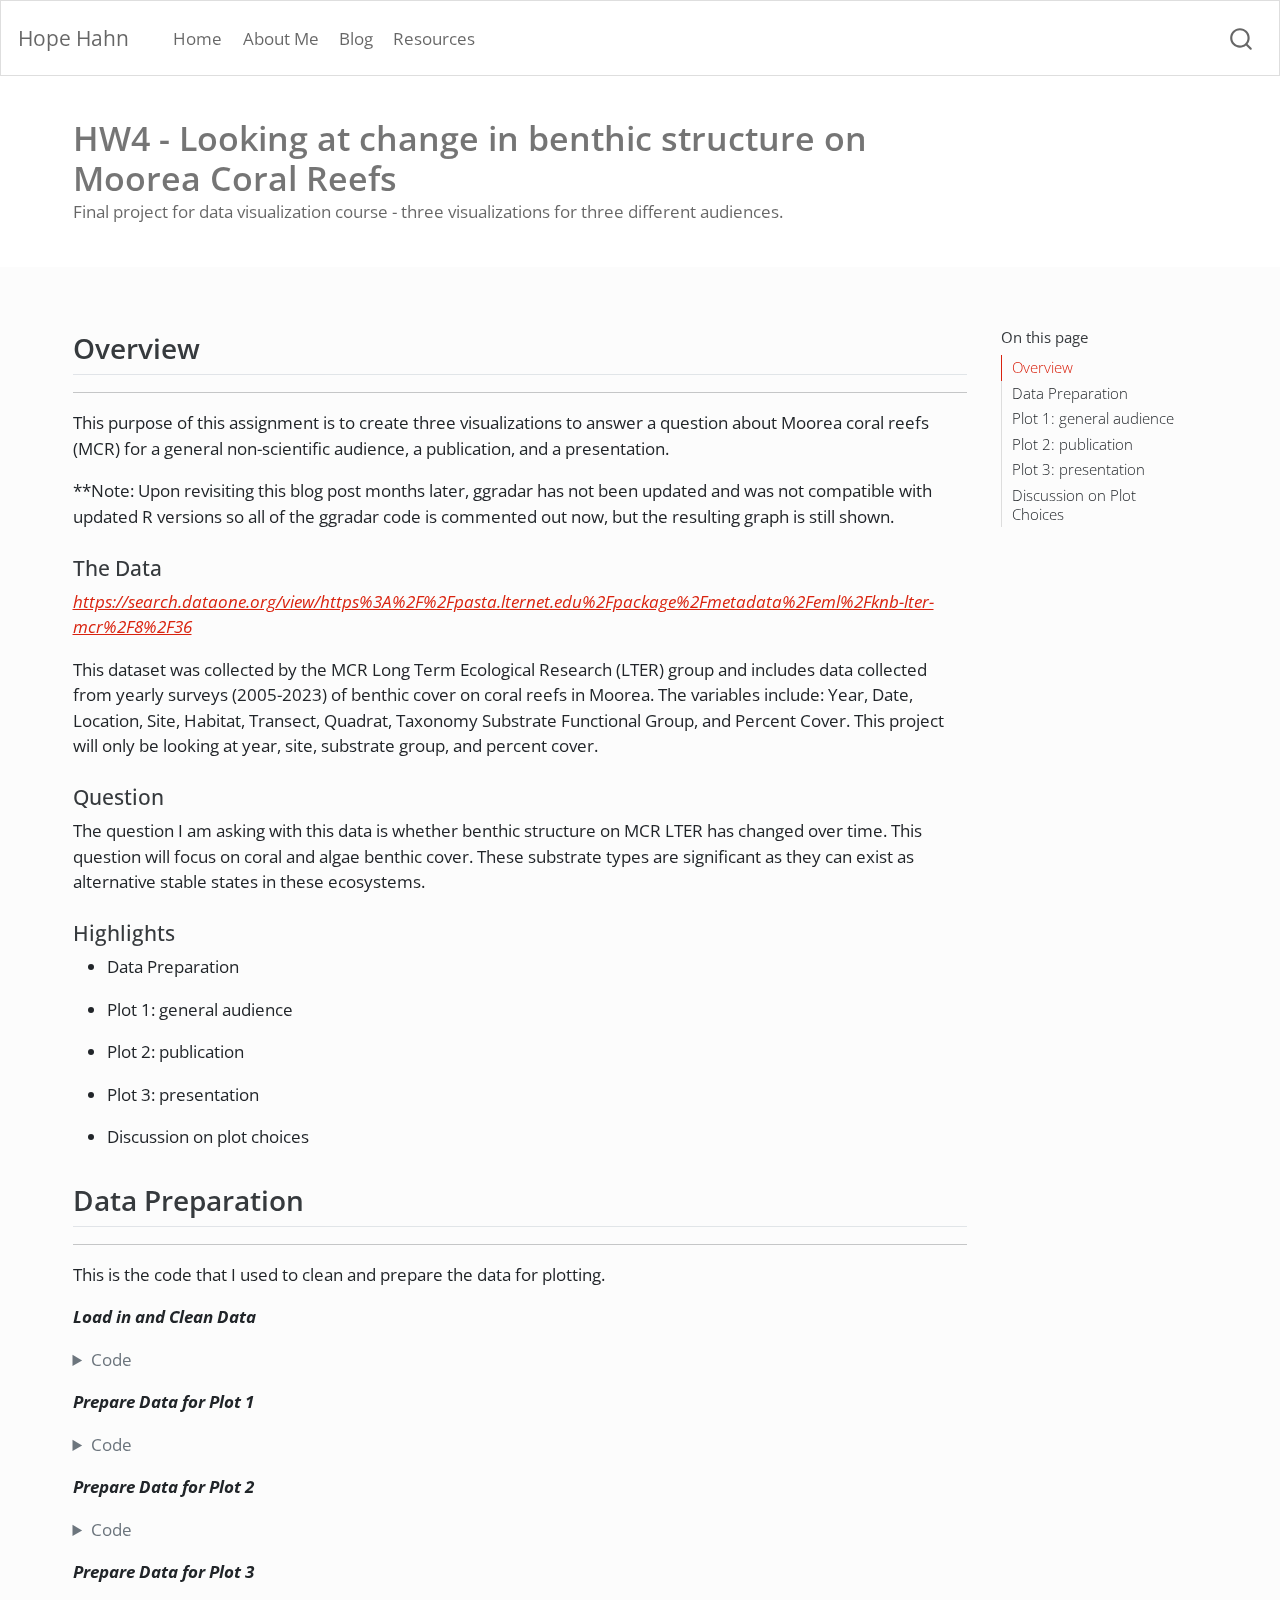
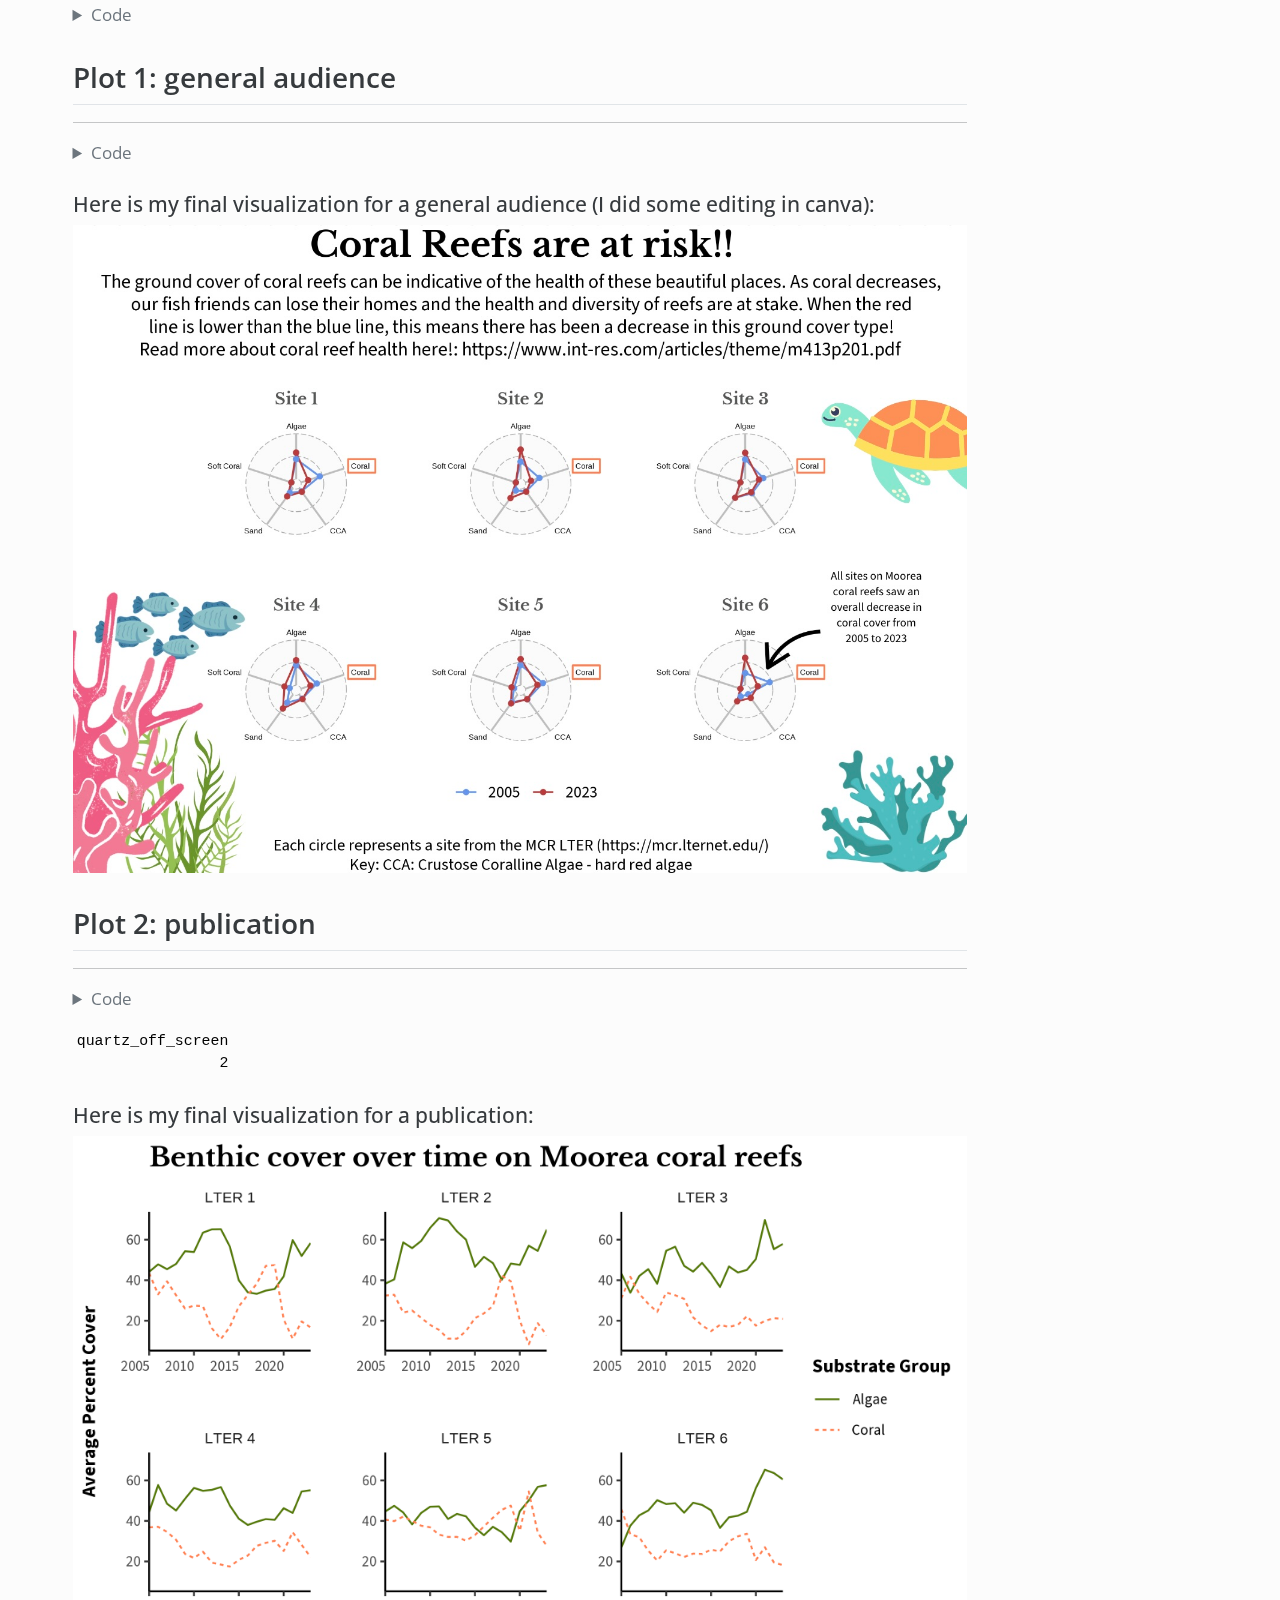
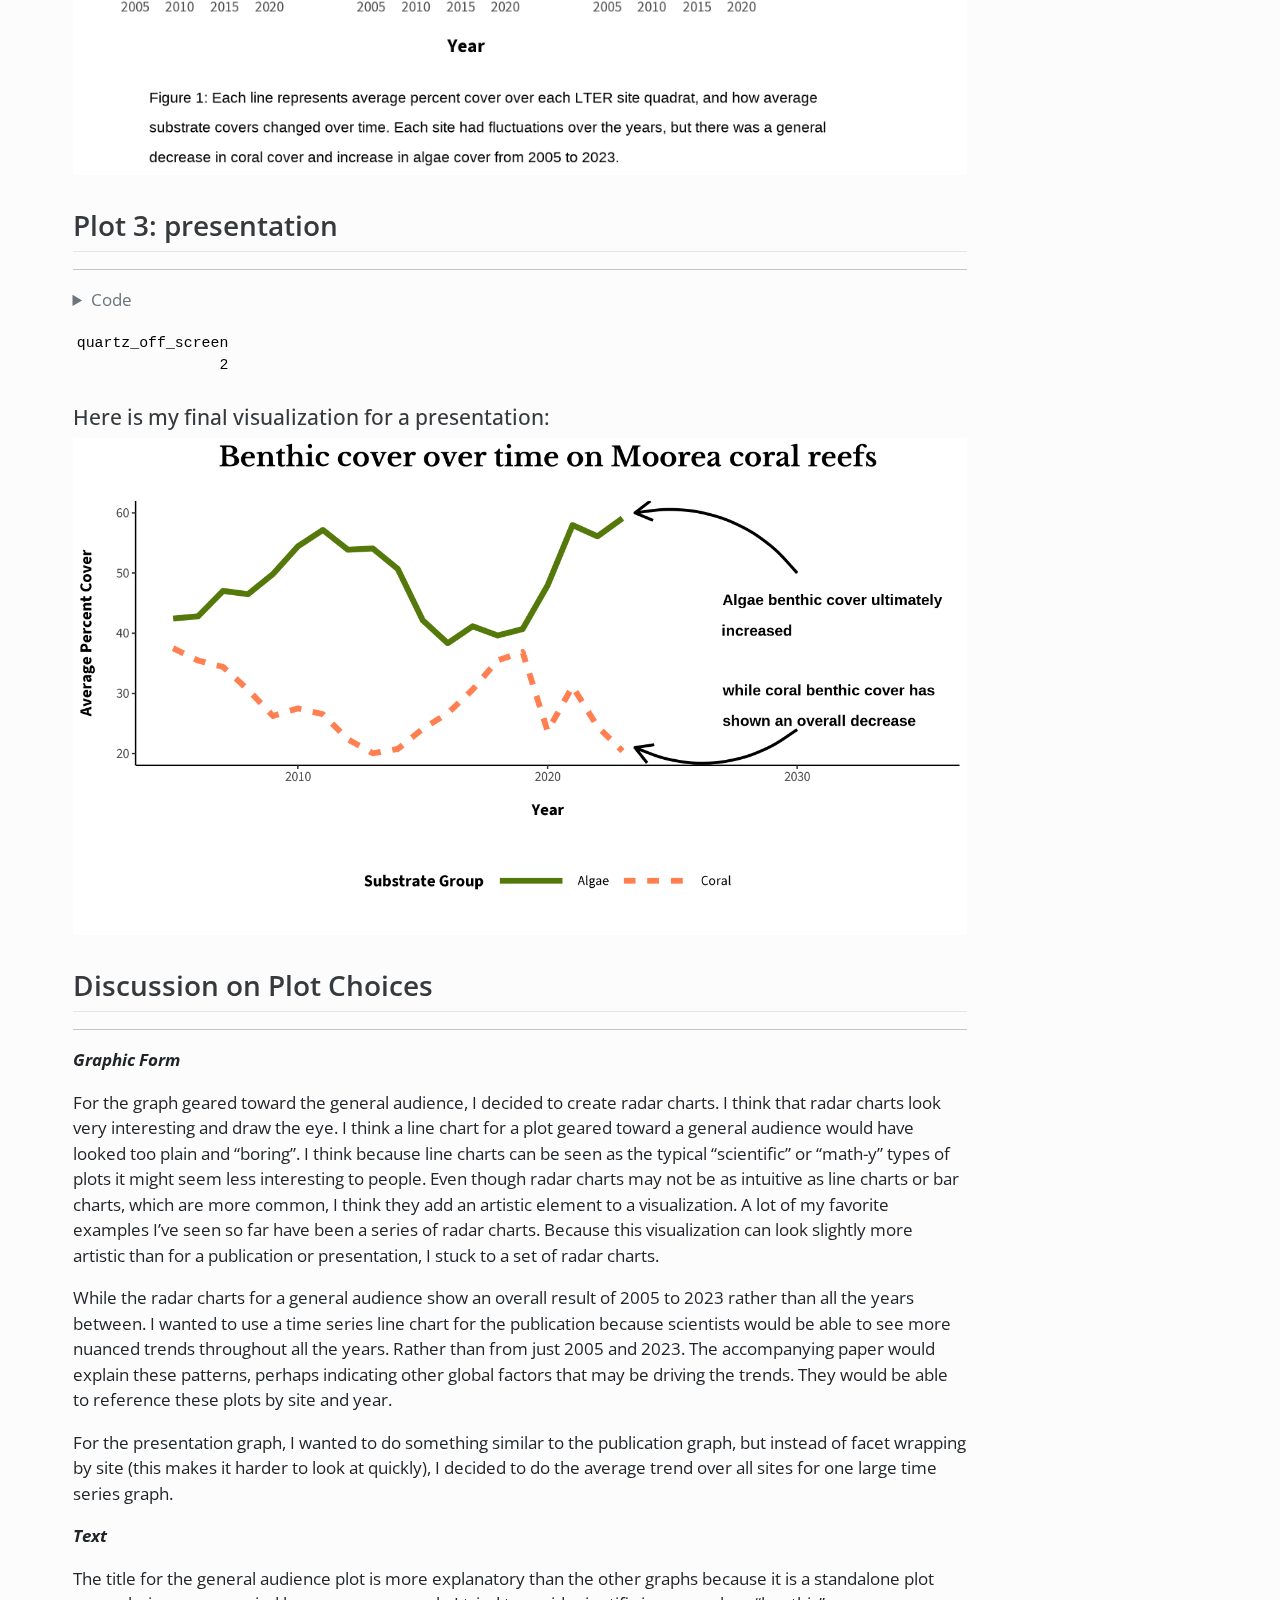
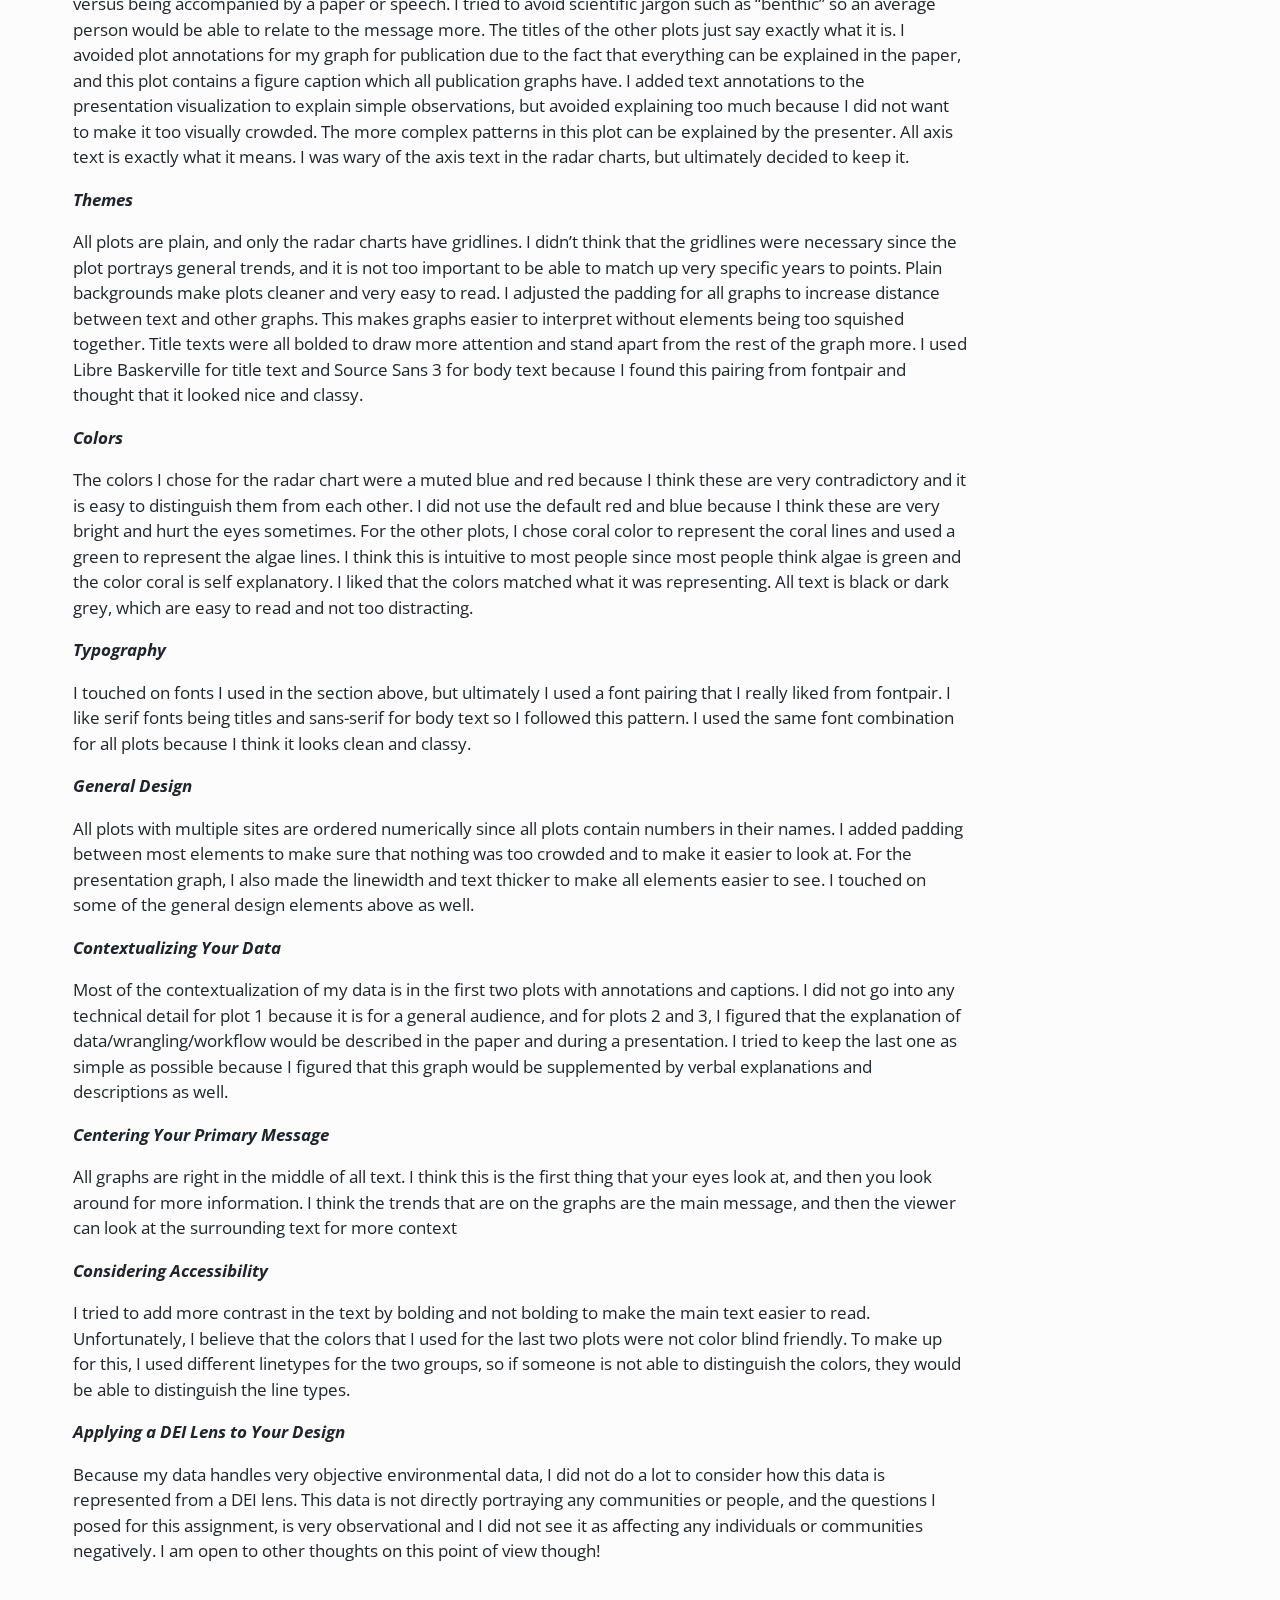
<file: docs/blog/2024-03-12-eds240-hw4/index.html>
<!DOCTYPE html>
<html xmlns="http://www.w3.org/1999/xhtml" lang="en" xml:lang="en"><head>

<meta charset="utf-8">
<meta name="generator" content="quarto-1.3.450">

<meta name="viewport" content="width=device-width, initial-scale=1.0, user-scalable=yes">

<meta name="description" content="Final project for data visualization course - three visualizations for three different audiences.">

<title>Hope Hahn - HW4 - Looking at change in benthic structure on Moorea Coral Reefs</title>
<style>
code{white-space: pre-wrap;}
span.smallcaps{font-variant: small-caps;}
div.columns{display: flex; gap: min(4vw, 1.5em);}
div.column{flex: auto; overflow-x: auto;}
div.hanging-indent{margin-left: 1.5em; text-indent: -1.5em;}
ul.task-list{list-style: none;}
ul.task-list li input[type="checkbox"] {
  width: 0.8em;
  margin: 0 0.8em 0.2em -1em; /* quarto-specific, see https://github.com/quarto-dev/quarto-cli/issues/4556 */ 
  vertical-align: middle;
}
/* CSS for syntax highlighting */
pre > code.sourceCode { white-space: pre; position: relative; }
pre > code.sourceCode > span { display: inline-block; line-height: 1.25; }
pre > code.sourceCode > span:empty { height: 1.2em; }
.sourceCode { overflow: visible; }
code.sourceCode > span { color: inherit; text-decoration: inherit; }
div.sourceCode { margin: 1em 0; }
pre.sourceCode { margin: 0; }
@media screen {
div.sourceCode { overflow: auto; }
}
@media print {
pre > code.sourceCode { white-space: pre-wrap; }
pre > code.sourceCode > span { text-indent: -5em; padding-left: 5em; }
}
pre.numberSource code
  { counter-reset: source-line 0; }
pre.numberSource code > span
  { position: relative; left: -4em; counter-increment: source-line; }
pre.numberSource code > span > a:first-child::before
  { content: counter(source-line);
    position: relative; left: -1em; text-align: right; vertical-align: baseline;
    border: none; display: inline-block;
    -webkit-touch-callout: none; -webkit-user-select: none;
    -khtml-user-select: none; -moz-user-select: none;
    -ms-user-select: none; user-select: none;
    padding: 0 4px; width: 4em;
  }
pre.numberSource { margin-left: 3em;  padding-left: 4px; }
div.sourceCode
  {   }
@media screen {
pre > code.sourceCode > span > a:first-child::before { text-decoration: underline; }
}
</style>


<script src="../../site_libs/quarto-nav/quarto-nav.js"></script>
<script src="../../site_libs/quarto-nav/headroom.min.js"></script>
<script src="../../site_libs/clipboard/clipboard.min.js"></script>
<script src="../../site_libs/quarto-search/autocomplete.umd.js"></script>
<script src="../../site_libs/quarto-search/fuse.min.js"></script>
<script src="../../site_libs/quarto-search/quarto-search.js"></script>
<meta name="quarto:offset" content="../../">
<link href="../../logo.jpg" rel="icon" type="image/jpeg">
<script src="../../site_libs/quarto-html/quarto.js"></script>
<script src="../../site_libs/quarto-html/popper.min.js"></script>
<script src="../../site_libs/quarto-html/tippy.umd.min.js"></script>
<script src="../../site_libs/quarto-html/anchor.min.js"></script>
<link href="../../site_libs/quarto-html/tippy.css" rel="stylesheet">
<link href="../../site_libs/quarto-html/quarto-syntax-highlighting.css" rel="stylesheet" id="quarto-text-highlighting-styles">
<script src="../../site_libs/bootstrap/bootstrap.min.js"></script>
<link href="../../site_libs/bootstrap/bootstrap-icons.css" rel="stylesheet">
<link href="../../site_libs/bootstrap/bootstrap.min.css" rel="stylesheet" id="quarto-bootstrap" data-mode="light">
<script id="quarto-search-options" type="application/json">{
  "location": "navbar",
  "copy-button": false,
  "collapse-after": 3,
  "panel-placement": "end",
  "type": "overlay",
  "limit": 20,
  "language": {
    "search-no-results-text": "No results",
    "search-matching-documents-text": "matching documents",
    "search-copy-link-title": "Copy link to search",
    "search-hide-matches-text": "Hide additional matches",
    "search-more-match-text": "more match in this document",
    "search-more-matches-text": "more matches in this document",
    "search-clear-button-title": "Clear",
    "search-detached-cancel-button-title": "Cancel",
    "search-submit-button-title": "Submit",
    "search-label": "Search"
  }
}</script>
<!-- GOOGLE FONTS -->
<link href="https://fonts.googleapis.com/css2?family=Montserrat:ital,wght@0,100..900;1,100..900&amp;display=swap" rel="stylesheet">

<link href="https://fonts.googleapis.com/css2?family=Poppins:wght@100;300&amp;display=swap" rel="stylesheet">

<link href="https://fonts.googleapis.com/css2?family=Nunito+Sans:ital,opsz,wght@0,6..12,330;1,6..12,330&amp;display=swap" rel="stylesheet">


<link rel="stylesheet" href="../../styles.css">
</head>

<body class="nav-fixed">

<div id="quarto-search-results"></div>
  <header id="quarto-header" class="headroom fixed-top">
    <nav class="navbar navbar-expand-lg navbar-dark ">
      <div class="navbar-container container-fluid">
      <div class="navbar-brand-container">
    <a class="navbar-brand" href="../../index.html">
    <span class="navbar-title">Hope Hahn</span>
    </a>
  </div>
            <div id="quarto-search" class="" title="Search"></div>
          <button class="navbar-toggler" type="button" data-bs-toggle="collapse" data-bs-target="#navbarCollapse" aria-controls="navbarCollapse" aria-expanded="false" aria-label="Toggle navigation" onclick="if (window.quartoToggleHeadroom) { window.quartoToggleHeadroom(); }">
  <span class="navbar-toggler-icon"></span>
</button>
          <div class="collapse navbar-collapse" id="navbarCollapse">
            <ul class="navbar-nav navbar-nav-scroll me-auto">
  <li class="nav-item">
    <a class="nav-link" href="../../index.html" rel="" target="">
 <span class="menu-text">Home</span></a>
  </li>  
  <li class="nav-item">
    <a class="nav-link" href="../../about.html" rel="" target="">
 <span class="menu-text">About Me</span></a>
  </li>  
  <li class="nav-item">
    <a class="nav-link" href="../../blog.html" rel="" target="">
 <span class="menu-text">Blog</span></a>
  </li>  
  <li class="nav-item">
    <a class="nav-link" href="../../resources.html" rel="" target="">
 <span class="menu-text">Resources</span></a>
  </li>  
</ul>
            <div class="quarto-navbar-tools ms-auto">
</div>
          </div> <!-- /navcollapse -->
      </div> <!-- /container-fluid -->
    </nav>
</header>
<!-- content -->
<header id="title-block-header" class="quarto-title-block default page-columns page-full">
  <div class="quarto-title-banner page-columns page-full">
    <div class="quarto-title column-page-left">
      <h1 class="title">HW4 - Looking at change in benthic structure on Moorea Coral Reefs</h1>
                  <div>
        <div class="description">
          Final project for data visualization course - three visualizations for three different audiences.
        </div>
      </div>
                </div>
  </div>
    
  
  <div class="quarto-title-meta">

      
    
      
    </div>
    
  
  </header><div id="quarto-content" class="quarto-container page-columns page-rows-contents page-layout-full page-navbar">
<!-- sidebar -->
<!-- margin-sidebar -->
    <div id="quarto-margin-sidebar" class="sidebar margin-sidebar">
        <nav id="TOC" role="doc-toc" class="toc-active">
    <h2 id="toc-title">On this page</h2>
   
  <ul>
  <li><a href="#overview" id="toc-overview" class="nav-link active" data-scroll-target="#overview">Overview</a></li>
  <li><a href="#data-preparation" id="toc-data-preparation" class="nav-link" data-scroll-target="#data-preparation">Data Preparation</a></li>
  <li><a href="#plot-1-general-audience" id="toc-plot-1-general-audience" class="nav-link" data-scroll-target="#plot-1-general-audience">Plot 1: general audience</a></li>
  <li><a href="#plot-2-publication" id="toc-plot-2-publication" class="nav-link" data-scroll-target="#plot-2-publication">Plot 2: publication</a></li>
  <li><a href="#plot-3-presentation" id="toc-plot-3-presentation" class="nav-link" data-scroll-target="#plot-3-presentation">Plot 3: presentation</a></li>
  <li><a href="#discussion-on-plot-choices" id="toc-discussion-on-plot-choices" class="nav-link" data-scroll-target="#discussion-on-plot-choices">Discussion on Plot Choices</a></li>
  </ul>
</nav>
    </div>
<!-- main -->
<main class="content quarto-banner-title-block column-page-left" id="quarto-document-content">




<section id="overview" class="level2">
<h2 class="anchored" data-anchor-id="overview">Overview</h2>
<hr>
<p>This purpose of this assignment is to create three visualizations to answer a question about Moorea coral reefs (MCR) for a general non-scientific audience, a publication, and a presentation.</p>
<p>**Note: Upon revisiting this blog post months later, ggradar has not been updated and was not compatible with updated R versions so all of the ggradar code is commented out now, but the resulting graph is still shown.</p>
<section id="the-data" class="level4">
<h4 class="anchored" data-anchor-id="the-data">The Data</h4>
<p><a href="https://search.dataone.org/view/https%3A%2F%2Fpasta.lternet.edu%2Fpackage%2Fmetadata%2Feml%2Fknb-lter-mcr%2F8%2F36" class="uri"><em>https://search.dataone.org/view/https%3A%2F%2Fpasta.lternet.edu%2Fpackage%2Fmetadata%2Feml%2Fknb-lter-mcr%2F8%2F36</em></a></p>
<p>This dataset was collected by the MCR Long Term Ecological Research (LTER) group and includes data collected from yearly surveys (2005-2023) of benthic cover on coral reefs in Moorea. The variables include: Year, Date, Location, Site, Habitat, Transect, Quadrat, Taxonomy Substrate Functional Group, and Percent Cover. This project will only be looking at year, site, substrate group, and percent cover.</p>
</section>
<section id="question" class="level4">
<h4 class="anchored" data-anchor-id="question">Question</h4>
<p>The question I am asking with this data is whether benthic structure on MCR LTER has changed over time. This question will focus on coral and algae benthic cover. These substrate types are significant as they can exist as alternative stable states in these ecosystems.</p>
</section>
<section id="highlights" class="level4">
<h4 class="anchored" data-anchor-id="highlights">Highlights</h4>
<ul>
<li><p>Data Preparation</p></li>
<li><p>Plot 1: general audience</p></li>
<li><p>Plot 2: publication</p></li>
<li><p>Plot 3: presentation</p></li>
<li><p>Discussion on plot choices</p></li>
</ul>
</section>
</section>
<section id="data-preparation" class="level2">
<h2 class="anchored" data-anchor-id="data-preparation">Data Preparation</h2>
<hr>
<p>This is the code that I used to clean and prepare the data for plotting.</p>
<p><strong><em>Load in and Clean Data</em></strong></p>
<div class="cell">
<details>
<summary>Code</summary>
<div class="sourceCode cell-code" id="cb1"><pre class="sourceCode r code-with-copy"><code class="sourceCode r"><span id="cb1-1"><a href="#cb1-1" aria-hidden="true" tabindex="-1"></a><span class="co"># read in the data ----</span></span>
<span id="cb1-2"><a href="#cb1-2" aria-hidden="true" tabindex="-1"></a>benthic_data <span class="ot">&lt;-</span> <span class="fu">read_csv</span>(<span class="st">"https://cn.dataone.org/cn/v2/resolve/https%3A%2F%2Fpasta.lternet.edu%2Fpackage%2Fdata%2Feml%2Fknb-lter-mcr%2F8%2F36%2F54d54c25616a48b9ec684118df9d6fca"</span>)</span>
<span id="cb1-3"><a href="#cb1-3" aria-hidden="true" tabindex="-1"></a></span>
<span id="cb1-4"><a href="#cb1-4" aria-hidden="true" tabindex="-1"></a><span class="co"># clean up data ----</span></span>
<span id="cb1-5"><a href="#cb1-5" aria-hidden="true" tabindex="-1"></a>benthic_data_clean <span class="ot">&lt;-</span> benthic_data <span class="sc">%&gt;%</span> </span>
<span id="cb1-6"><a href="#cb1-6" aria-hidden="true" tabindex="-1"></a>  janitor<span class="sc">::</span><span class="fu">clean_names</span>() <span class="sc">%&gt;%</span> <span class="co"># clean names to lower snake case</span></span>
<span id="cb1-7"><a href="#cb1-7" aria-hidden="true" tabindex="-1"></a>  <span class="fu">select</span>(year, site, quadrat, transect, taxonomy_substrate_functional_group, percent_cover) <span class="sc">%&gt;%</span> <span class="co"># select only relevant columns</span></span>
<span id="cb1-8"><a href="#cb1-8" aria-hidden="true" tabindex="-1"></a>  <span class="fu">rename</span>(<span class="at">substrate_group =</span> taxonomy_substrate_functional_group) <span class="sc">%&gt;%</span> <span class="co"># rename to shorter name for ease of use</span></span>
<span id="cb1-9"><a href="#cb1-9" aria-hidden="true" tabindex="-1"></a>  <span class="fu">filter</span>(percent_cover <span class="sc">!=</span> <span class="dv">0</span>) <span class="sc">%&gt;%</span> <span class="co"># remove all 0 values from percent cover</span></span>
<span id="cb1-10"><a href="#cb1-10" aria-hidden="true" tabindex="-1"></a>  <span class="fu">filter</span>(substrate_group <span class="sc">%in%</span> <span class="fu">c</span>(<span class="st">"Coral"</span>, <span class="st">"Crustose Corallines"</span>, <span class="st">"Sand"</span>, <span class="st">"Soft Coral"</span>, <span class="st">"Algal Turf"</span>)) <span class="co"># only select the obvious substrate group</span></span>
<span id="cb1-11"><a href="#cb1-11" aria-hidden="true" tabindex="-1"></a></span>
<span id="cb1-12"><a href="#cb1-12" aria-hidden="true" tabindex="-1"></a><span class="co"># change algal turf to algae</span></span>
<span id="cb1-13"><a href="#cb1-13" aria-hidden="true" tabindex="-1"></a>benthic_data_clean<span class="sc">$</span>substrate_group <span class="ot">&lt;-</span> <span class="fu">case_when</span>(</span>
<span id="cb1-14"><a href="#cb1-14" aria-hidden="true" tabindex="-1"></a>  benthic_data_clean<span class="sc">$</span>substrate_group <span class="sc">%in%</span> <span class="fu">c</span>(<span class="st">"Algal Turf"</span>) <span class="sc">~</span> <span class="st">"Algae"</span>,</span>
<span id="cb1-15"><a href="#cb1-15" aria-hidden="true" tabindex="-1"></a>  <span class="cn">TRUE</span> <span class="sc">~</span> benthic_data_clean<span class="sc">$</span>substrate_group</span>
<span id="cb1-16"><a href="#cb1-16" aria-hidden="true" tabindex="-1"></a>)</span>
<span id="cb1-17"><a href="#cb1-17" aria-hidden="true" tabindex="-1"></a></span>
<span id="cb1-18"><a href="#cb1-18" aria-hidden="true" tabindex="-1"></a></span>
<span id="cb1-19"><a href="#cb1-19" aria-hidden="true" tabindex="-1"></a><span class="co"># load in fonts ----</span></span>
<span id="cb1-20"><a href="#cb1-20" aria-hidden="true" tabindex="-1"></a><span class="fu">font_add_google</span>(<span class="at">name =</span> <span class="st">"Libre Baskerville"</span>, <span class="at">family =</span> <span class="st">"baskerville"</span>)</span>
<span id="cb1-21"><a href="#cb1-21" aria-hidden="true" tabindex="-1"></a><span class="fu">font_add_google</span>(<span class="at">name =</span> <span class="st">"Nunito"</span>, <span class="at">family =</span> <span class="st">"nunito"</span>)</span>
<span id="cb1-22"><a href="#cb1-22" aria-hidden="true" tabindex="-1"></a><span class="fu">font_add_google</span>(<span class="at">name =</span> <span class="st">"Source Sans 3"</span>, <span class="at">family =</span> <span class="st">"Source"</span>)</span>
<span id="cb1-23"><a href="#cb1-23" aria-hidden="true" tabindex="-1"></a><span class="fu">showtext_auto</span>()</span></code><button title="Copy to Clipboard" class="code-copy-button"><i class="bi"></i></button></pre></div>
</details>
</div>
<p><strong><em>Prepare Data for Plot 1</em></strong></p>
<div class="cell">
<details>
<summary>Code</summary>
<div class="sourceCode cell-code" id="cb2"><pre class="sourceCode r code-with-copy"><code class="sourceCode r"><span id="cb2-1"><a href="#cb2-1" aria-hidden="true" tabindex="-1"></a><span class="do">## create dataframes for plots ----</span></span>
<span id="cb2-2"><a href="#cb2-2" aria-hidden="true" tabindex="-1"></a><span class="co"># LTER1:</span></span>
<span id="cb2-3"><a href="#cb2-3" aria-hidden="true" tabindex="-1"></a>LTER1_radar <span class="ot">&lt;-</span> benthic_data_clean <span class="sc">%&gt;%</span> </span>
<span id="cb2-4"><a href="#cb2-4" aria-hidden="true" tabindex="-1"></a>  <span class="fu">filter</span>(site <span class="sc">==</span> <span class="st">"LTER 1"</span>,</span>
<span id="cb2-5"><a href="#cb2-5" aria-hidden="true" tabindex="-1"></a>         year <span class="sc">%in%</span> <span class="fu">c</span>(<span class="dv">2005</span>, <span class="dv">2023</span>)) <span class="sc">%&gt;%</span> <span class="co"># select observations from LTER1 from the years 2005 and 2023</span></span>
<span id="cb2-6"><a href="#cb2-6" aria-hidden="true" tabindex="-1"></a>  <span class="fu">group_by</span>(substrate_group, year) <span class="sc">%&gt;%</span> </span>
<span id="cb2-7"><a href="#cb2-7" aria-hidden="true" tabindex="-1"></a>  <span class="fu">summarise</span>(<span class="at">avg_cover =</span> <span class="fu">mean</span>(percent_cover)) <span class="sc">%&gt;%</span> <span class="co"># get averages</span></span>
<span id="cb2-8"><a href="#cb2-8" aria-hidden="true" tabindex="-1"></a>  <span class="fu">mutate</span>(<span class="at">avg_cover =</span> (avg_cover<span class="sc">*</span>.<span class="dv">01</span>)) <span class="sc">%&gt;%</span> <span class="co"># convert to scale from 0-1</span></span>
<span id="cb2-9"><a href="#cb2-9" aria-hidden="true" tabindex="-1"></a>  <span class="fu">pivot_wider</span>(<span class="at">names_from =</span> substrate_group, <span class="at">values_from =</span> avg_cover) <span class="sc">%&gt;%</span> <span class="co"># make each substrate group its own column</span></span>
<span id="cb2-10"><a href="#cb2-10" aria-hidden="true" tabindex="-1"></a>  <span class="fu">mutate</span>(<span class="at">soft_coral =</span> <span class="dv">0</span>) <span class="sc">%&gt;%</span> <span class="co"># it took soft coral out so add it back</span></span>
<span id="cb2-11"><a href="#cb2-11" aria-hidden="true" tabindex="-1"></a>  <span class="fu">rename</span>(<span class="st">"Soft Coral"</span> <span class="ot">=</span> soft_coral,</span>
<span id="cb2-12"><a href="#cb2-12" aria-hidden="true" tabindex="-1"></a>         <span class="st">"CCA"</span> <span class="ot">=</span> <span class="st">"Crustose Corallines"</span>)  <span class="co"># rename for consistency</span></span>
<span id="cb2-13"><a href="#cb2-13" aria-hidden="true" tabindex="-1"></a></span>
<span id="cb2-14"><a href="#cb2-14" aria-hidden="true" tabindex="-1"></a><span class="co"># LTER2:</span></span>
<span id="cb2-15"><a href="#cb2-15" aria-hidden="true" tabindex="-1"></a>LTER2_radar <span class="ot">&lt;-</span> benthic_data_clean <span class="sc">%&gt;%</span> </span>
<span id="cb2-16"><a href="#cb2-16" aria-hidden="true" tabindex="-1"></a>  <span class="fu">filter</span>(site <span class="sc">==</span> <span class="st">"LTER 2"</span>,</span>
<span id="cb2-17"><a href="#cb2-17" aria-hidden="true" tabindex="-1"></a>         year <span class="sc">%in%</span> <span class="fu">c</span>(<span class="dv">2005</span>, <span class="dv">2023</span>)) <span class="sc">%&gt;%</span> <span class="co"># select observations from LTER2 from the years 2005 and 2023</span></span>
<span id="cb2-18"><a href="#cb2-18" aria-hidden="true" tabindex="-1"></a>  <span class="fu">group_by</span>(substrate_group, year) <span class="sc">%&gt;%</span> </span>
<span id="cb2-19"><a href="#cb2-19" aria-hidden="true" tabindex="-1"></a>  <span class="fu">summarise</span>(<span class="at">avg_cover =</span> <span class="fu">mean</span>(percent_cover)) <span class="sc">%&gt;%</span> <span class="co"># get averages</span></span>
<span id="cb2-20"><a href="#cb2-20" aria-hidden="true" tabindex="-1"></a>  <span class="fu">mutate</span>(<span class="at">avg_cover =</span> (avg_cover<span class="sc">*</span>.<span class="dv">01</span>)) <span class="sc">%&gt;%</span></span>
<span id="cb2-21"><a href="#cb2-21" aria-hidden="true" tabindex="-1"></a>  <span class="fu">pivot_wider</span>(<span class="at">names_from =</span> substrate_group, <span class="at">values_from =</span> avg_cover) <span class="sc">%&gt;%</span> <span class="co"># make each substrate group its own column</span></span>
<span id="cb2-22"><a href="#cb2-22" aria-hidden="true" tabindex="-1"></a>  <span class="fu">mutate</span>(<span class="at">soft_coral =</span> <span class="dv">0</span>) <span class="sc">%&gt;%</span> <span class="co"># it took soft coral out so add it back</span></span>
<span id="cb2-23"><a href="#cb2-23" aria-hidden="true" tabindex="-1"></a>  <span class="fu">rename</span>(<span class="st">"Soft Coral"</span> <span class="ot">=</span> soft_coral,</span>
<span id="cb2-24"><a href="#cb2-24" aria-hidden="true" tabindex="-1"></a>         <span class="st">"CCA"</span> <span class="ot">=</span> <span class="st">"Crustose Corallines"</span>) <span class="co"># rename for consistency</span></span>
<span id="cb2-25"><a href="#cb2-25" aria-hidden="true" tabindex="-1"></a></span>
<span id="cb2-26"><a href="#cb2-26" aria-hidden="true" tabindex="-1"></a><span class="co"># LTER3: </span></span>
<span id="cb2-27"><a href="#cb2-27" aria-hidden="true" tabindex="-1"></a>LTER3_radar <span class="ot">&lt;-</span> benthic_data_clean <span class="sc">%&gt;%</span> </span>
<span id="cb2-28"><a href="#cb2-28" aria-hidden="true" tabindex="-1"></a>  <span class="fu">filter</span>(site <span class="sc">==</span> <span class="st">"LTER 3"</span>,</span>
<span id="cb2-29"><a href="#cb2-29" aria-hidden="true" tabindex="-1"></a>         year <span class="sc">%in%</span> <span class="fu">c</span>(<span class="dv">2005</span>, <span class="dv">2023</span>)) <span class="sc">%&gt;%</span> <span class="co"># select observations from LTER2 from the years 2005 and 2023</span></span>
<span id="cb2-30"><a href="#cb2-30" aria-hidden="true" tabindex="-1"></a>  <span class="fu">group_by</span>(substrate_group, year) <span class="sc">%&gt;%</span> </span>
<span id="cb2-31"><a href="#cb2-31" aria-hidden="true" tabindex="-1"></a>  <span class="fu">summarise</span>(<span class="at">avg_cover =</span> <span class="fu">mean</span>(percent_cover)) <span class="sc">%&gt;%</span> <span class="co"># get averages</span></span>
<span id="cb2-32"><a href="#cb2-32" aria-hidden="true" tabindex="-1"></a>  <span class="fu">mutate</span>(<span class="at">avg_cover =</span> (avg_cover<span class="sc">*</span>.<span class="dv">01</span>)) <span class="sc">%&gt;%</span></span>
<span id="cb2-33"><a href="#cb2-33" aria-hidden="true" tabindex="-1"></a>  <span class="fu">pivot_wider</span>(<span class="at">names_from =</span> substrate_group, <span class="at">values_from =</span> avg_cover) <span class="sc">%&gt;%</span> <span class="co"># make each substrate group its own column</span></span>
<span id="cb2-34"><a href="#cb2-34" aria-hidden="true" tabindex="-1"></a>  <span class="fu">mutate</span>(<span class="at">soft_coral =</span> <span class="dv">0</span>) <span class="sc">%&gt;%</span> <span class="co"># it took soft coral out so add it back</span></span>
<span id="cb2-35"><a href="#cb2-35" aria-hidden="true" tabindex="-1"></a>  <span class="fu">rename</span>(<span class="st">"Soft Coral"</span> <span class="ot">=</span> soft_coral,</span>
<span id="cb2-36"><a href="#cb2-36" aria-hidden="true" tabindex="-1"></a>         <span class="st">"CCA"</span> <span class="ot">=</span> <span class="st">"Crustose Corallines"</span>)<span class="co"># rename for consistency</span></span>
<span id="cb2-37"><a href="#cb2-37" aria-hidden="true" tabindex="-1"></a></span>
<span id="cb2-38"><a href="#cb2-38" aria-hidden="true" tabindex="-1"></a><span class="co"># LTER4: </span></span>
<span id="cb2-39"><a href="#cb2-39" aria-hidden="true" tabindex="-1"></a>LTER4_radar <span class="ot">&lt;-</span> benthic_data_clean <span class="sc">%&gt;%</span> </span>
<span id="cb2-40"><a href="#cb2-40" aria-hidden="true" tabindex="-1"></a>  <span class="fu">filter</span>(site <span class="sc">==</span> <span class="st">"LTER 4"</span>,</span>
<span id="cb2-41"><a href="#cb2-41" aria-hidden="true" tabindex="-1"></a>         year <span class="sc">%in%</span> <span class="fu">c</span>(<span class="dv">2005</span>, <span class="dv">2023</span>)) <span class="sc">%&gt;%</span> <span class="co"># select observations from LTER2 from the years 2005 and 2023</span></span>
<span id="cb2-42"><a href="#cb2-42" aria-hidden="true" tabindex="-1"></a>  <span class="fu">group_by</span>(substrate_group, year) <span class="sc">%&gt;%</span> </span>
<span id="cb2-43"><a href="#cb2-43" aria-hidden="true" tabindex="-1"></a>  <span class="fu">summarise</span>(<span class="at">avg_cover =</span> <span class="fu">mean</span>(percent_cover)) <span class="sc">%&gt;%</span> <span class="co"># get averages</span></span>
<span id="cb2-44"><a href="#cb2-44" aria-hidden="true" tabindex="-1"></a>  <span class="fu">mutate</span>(<span class="at">avg_cover =</span> (avg_cover<span class="sc">*</span>.<span class="dv">01</span>)) <span class="sc">%&gt;%</span></span>
<span id="cb2-45"><a href="#cb2-45" aria-hidden="true" tabindex="-1"></a>  <span class="fu">pivot_wider</span>(<span class="at">names_from =</span> substrate_group, <span class="at">values_from =</span> avg_cover) <span class="sc">%&gt;%</span> <span class="co"># make each substrate group its own column</span></span>
<span id="cb2-46"><a href="#cb2-46" aria-hidden="true" tabindex="-1"></a>  <span class="fu">rename</span>(<span class="st">"CCA"</span> <span class="ot">=</span> <span class="st">"Crustose Corallines"</span>)</span>
<span id="cb2-47"><a href="#cb2-47" aria-hidden="true" tabindex="-1"></a></span>
<span id="cb2-48"><a href="#cb2-48" aria-hidden="true" tabindex="-1"></a><span class="co"># LTER5:</span></span>
<span id="cb2-49"><a href="#cb2-49" aria-hidden="true" tabindex="-1"></a>LTER5_radar <span class="ot">&lt;-</span> benthic_data_clean <span class="sc">%&gt;%</span> </span>
<span id="cb2-50"><a href="#cb2-50" aria-hidden="true" tabindex="-1"></a>  <span class="fu">filter</span>(site <span class="sc">==</span> <span class="st">"LTER 5"</span>,</span>
<span id="cb2-51"><a href="#cb2-51" aria-hidden="true" tabindex="-1"></a>         year <span class="sc">%in%</span> <span class="fu">c</span>(<span class="dv">2005</span>, <span class="dv">2023</span>)) <span class="sc">%&gt;%</span> <span class="co"># select observations from LTER2 from the years 2005 and 2023</span></span>
<span id="cb2-52"><a href="#cb2-52" aria-hidden="true" tabindex="-1"></a>  <span class="fu">group_by</span>(substrate_group, year) <span class="sc">%&gt;%</span> </span>
<span id="cb2-53"><a href="#cb2-53" aria-hidden="true" tabindex="-1"></a>  <span class="fu">summarise</span>(<span class="at">avg_cover =</span> <span class="fu">mean</span>(percent_cover)) <span class="sc">%&gt;%</span> <span class="co"># get averages</span></span>
<span id="cb2-54"><a href="#cb2-54" aria-hidden="true" tabindex="-1"></a>  <span class="fu">mutate</span>(<span class="at">avg_cover =</span> (avg_cover<span class="sc">*</span>.<span class="dv">01</span>)) <span class="sc">%&gt;%</span></span>
<span id="cb2-55"><a href="#cb2-55" aria-hidden="true" tabindex="-1"></a>  <span class="fu">pivot_wider</span>(<span class="at">names_from =</span> substrate_group, <span class="at">values_from =</span> avg_cover) <span class="sc">%&gt;%</span>  <span class="co"># make each substrate group its own column</span></span>
<span id="cb2-56"><a href="#cb2-56" aria-hidden="true" tabindex="-1"></a>  <span class="fu">rename</span>(<span class="st">"CCA"</span> <span class="ot">=</span> <span class="st">"Crustose Corallines"</span>)</span>
<span id="cb2-57"><a href="#cb2-57" aria-hidden="true" tabindex="-1"></a></span>
<span id="cb2-58"><a href="#cb2-58" aria-hidden="true" tabindex="-1"></a><span class="co"># LTER6: </span></span>
<span id="cb2-59"><a href="#cb2-59" aria-hidden="true" tabindex="-1"></a>LTER6_radar <span class="ot">&lt;-</span> benthic_data_clean <span class="sc">%&gt;%</span> </span>
<span id="cb2-60"><a href="#cb2-60" aria-hidden="true" tabindex="-1"></a>  <span class="fu">filter</span>(site <span class="sc">==</span> <span class="st">"LTER 6"</span>,</span>
<span id="cb2-61"><a href="#cb2-61" aria-hidden="true" tabindex="-1"></a>         year <span class="sc">%in%</span> <span class="fu">c</span>(<span class="dv">2005</span>, <span class="dv">2023</span>)) <span class="sc">%&gt;%</span> <span class="co"># select observations from LTER2 from the years 2005 and 2023</span></span>
<span id="cb2-62"><a href="#cb2-62" aria-hidden="true" tabindex="-1"></a>  <span class="fu">group_by</span>(substrate_group, year) <span class="sc">%&gt;%</span> </span>
<span id="cb2-63"><a href="#cb2-63" aria-hidden="true" tabindex="-1"></a>  <span class="fu">summarise</span>(<span class="at">avg_cover =</span> <span class="fu">mean</span>(percent_cover)) <span class="sc">%&gt;%</span> <span class="co"># get averages</span></span>
<span id="cb2-64"><a href="#cb2-64" aria-hidden="true" tabindex="-1"></a>  <span class="fu">mutate</span>(<span class="at">avg_cover =</span> (avg_cover<span class="sc">*</span>.<span class="dv">01</span>)) <span class="sc">%&gt;%</span></span>
<span id="cb2-65"><a href="#cb2-65" aria-hidden="true" tabindex="-1"></a>  <span class="fu">pivot_wider</span>(<span class="at">names_from =</span> substrate_group, <span class="at">values_from =</span> avg_cover) <span class="sc">%&gt;%</span> <span class="co"># make each substrate group its own column</span></span>
<span id="cb2-66"><a href="#cb2-66" aria-hidden="true" tabindex="-1"></a>  <span class="fu">mutate</span>(<span class="at">soft_coral =</span> <span class="dv">0</span>) <span class="sc">%&gt;%</span> <span class="co"># it took soft coral out so add it back</span></span>
<span id="cb2-67"><a href="#cb2-67" aria-hidden="true" tabindex="-1"></a>  <span class="fu">rename</span>(<span class="st">"Soft Coral"</span> <span class="ot">=</span> soft_coral,</span>
<span id="cb2-68"><a href="#cb2-68" aria-hidden="true" tabindex="-1"></a>         <span class="st">"CCA"</span> <span class="ot">=</span> <span class="st">"Crustose Corallines"</span>) <span class="co"># rename for consistency</span></span>
<span id="cb2-69"><a href="#cb2-69" aria-hidden="true" tabindex="-1"></a></span>
<span id="cb2-70"><a href="#cb2-70" aria-hidden="true" tabindex="-1"></a>LTER6_radar[<span class="fu">is.na</span>(LTER6_radar)] <span class="ot">&lt;-</span> <span class="dv">0</span> <span class="co"># one value will not plot bc it is NA, change to 0</span></span></code><button title="Copy to Clipboard" class="code-copy-button"><i class="bi"></i></button></pre></div>
</details>
</div>
<p><strong><em>Prepare Data for Plot 2</em></strong></p>
<div class="cell">
<details>
<summary>Code</summary>
<div class="sourceCode cell-code" id="cb3"><pre class="sourceCode r code-with-copy"><code class="sourceCode r"><span id="cb3-1"><a href="#cb3-1" aria-hidden="true" tabindex="-1"></a><span class="co"># summarise cover data by substrate group and year</span></span>
<span id="cb3-2"><a href="#cb3-2" aria-hidden="true" tabindex="-1"></a>benthic_data_time <span class="ot">&lt;-</span> benthic_data_clean <span class="sc">%&gt;%</span></span>
<span id="cb3-3"><a href="#cb3-3" aria-hidden="true" tabindex="-1"></a>  <span class="fu">group_by</span>(year, substrate_group, site) <span class="sc">%&gt;%</span></span>
<span id="cb3-4"><a href="#cb3-4" aria-hidden="true" tabindex="-1"></a>  <span class="fu">summarise</span>(<span class="at">avg_cover =</span> <span class="fu">mean</span>(percent_cover)) <span class="sc">%&gt;%</span> </span>
<span id="cb3-5"><a href="#cb3-5" aria-hidden="true" tabindex="-1"></a>  <span class="fu">filter</span>(substrate_group <span class="sc">%in%</span> <span class="fu">c</span>(<span class="st">"Algae"</span>, <span class="st">"Coral"</span>))</span></code><button title="Copy to Clipboard" class="code-copy-button"><i class="bi"></i></button></pre></div>
</details>
</div>
<p><strong><em>Prepare Data for Plot 3</em></strong></p>
<div class="cell">
<details>
<summary>Code</summary>
<div class="sourceCode cell-code" id="cb4"><pre class="sourceCode r code-with-copy"><code class="sourceCode r"><span id="cb4-1"><a href="#cb4-1" aria-hidden="true" tabindex="-1"></a><span class="co"># summarise cover data by substrate group and year</span></span>
<span id="cb4-2"><a href="#cb4-2" aria-hidden="true" tabindex="-1"></a>benthic_data_presentation <span class="ot">&lt;-</span> benthic_data_clean <span class="sc">%&gt;%</span> </span>
<span id="cb4-3"><a href="#cb4-3" aria-hidden="true" tabindex="-1"></a>  <span class="fu">group_by</span>(year, substrate_group) <span class="sc">%&gt;%</span></span>
<span id="cb4-4"><a href="#cb4-4" aria-hidden="true" tabindex="-1"></a>  <span class="fu">summarise</span>(<span class="at">avg_cover =</span> <span class="fu">mean</span>(percent_cover)) <span class="sc">%&gt;%</span> </span>
<span id="cb4-5"><a href="#cb4-5" aria-hidden="true" tabindex="-1"></a>  <span class="fu">filter</span>(substrate_group <span class="sc">%in%</span> <span class="fu">c</span>(<span class="st">"Algae"</span>, <span class="st">"Coral"</span>)) <span class="co"># select only these substrate groups</span></span></code><button title="Copy to Clipboard" class="code-copy-button"><i class="bi"></i></button></pre></div>
</details>
</div>
</section>
<section id="plot-1-general-audience" class="level2">
<h2 class="anchored" data-anchor-id="plot-1-general-audience">Plot 1: general audience</h2>
<hr>
<div class="cell">
<details>
<summary>Code</summary>
<div class="sourceCode cell-code" id="cb5"><pre class="sourceCode r code-with-copy"><code class="sourceCode r"><span id="cb5-1"><a href="#cb5-1" aria-hidden="true" tabindex="-1"></a><span class="co"># make LTER plots for final plot ----</span></span>
<span id="cb5-2"><a href="#cb5-2" aria-hidden="true" tabindex="-1"></a></span>
<span id="cb5-3"><a href="#cb5-3" aria-hidden="true" tabindex="-1"></a><span class="co"># LTER1 PLOT</span></span>
<span id="cb5-4"><a href="#cb5-4" aria-hidden="true" tabindex="-1"></a><span class="co"># LTER1_plot &lt;- ggradar(LTER1_radar,</span></span>
<span id="cb5-5"><a href="#cb5-5" aria-hidden="true" tabindex="-1"></a><span class="co">#                       axis.label.size = 5, # edit radar text sizing and colors</span></span>
<span id="cb5-6"><a href="#cb5-6" aria-hidden="true" tabindex="-1"></a><span class="co">#                       grid.label.size = 6,</span></span>
<span id="cb5-7"><a href="#cb5-7" aria-hidden="true" tabindex="-1"></a><span class="co">#                       grid.line.width = 0.2,</span></span>
<span id="cb5-8"><a href="#cb5-8" aria-hidden="true" tabindex="-1"></a><span class="co">#                       group.line.width = 0.5,</span></span>
<span id="cb5-9"><a href="#cb5-9" aria-hidden="true" tabindex="-1"></a><span class="co">#                       group.point.size = 1,</span></span>
<span id="cb5-10"><a href="#cb5-10" aria-hidden="true" tabindex="-1"></a><span class="co">#                       base.size = 20,</span></span>
<span id="cb5-11"><a href="#cb5-11" aria-hidden="true" tabindex="-1"></a><span class="co">#                       label.gridline.min = FALSE,</span></span>
<span id="cb5-12"><a href="#cb5-12" aria-hidden="true" tabindex="-1"></a><span class="co">#                       label.gridline.mid = FALSE,</span></span>
<span id="cb5-13"><a href="#cb5-13" aria-hidden="true" tabindex="-1"></a><span class="co">#                       label.gridline.max = FALSE, </span></span>
<span id="cb5-14"><a href="#cb5-14" aria-hidden="true" tabindex="-1"></a><span class="co">#                       group.colours = c("cornflowerblue", "#ba3c3c"),</span></span>
<span id="cb5-15"><a href="#cb5-15" aria-hidden="true" tabindex="-1"></a><span class="co">#                       background.circle.colour = "grey",</span></span>
<span id="cb5-16"><a href="#cb5-16" aria-hidden="true" tabindex="-1"></a><span class="co">#                       background.circle.transparency = 0.06,</span></span>
<span id="cb5-17"><a href="#cb5-17" aria-hidden="true" tabindex="-1"></a><span class="co">#                       gridline.min.colour = "darkgrey",</span></span>
<span id="cb5-18"><a href="#cb5-18" aria-hidden="true" tabindex="-1"></a><span class="co">#                       gridline.mid.colour = "darkgrey",</span></span>
<span id="cb5-19"><a href="#cb5-19" aria-hidden="true" tabindex="-1"></a><span class="co">#                       gridline.max.colour = "darkgrey") +</span></span>
<span id="cb5-20"><a href="#cb5-20" aria-hidden="true" tabindex="-1"></a><span class="co">#   theme_void() +</span></span>
<span id="cb5-21"><a href="#cb5-21" aria-hidden="true" tabindex="-1"></a><span class="co">#   xlim(-2,2) +</span></span>
<span id="cb5-22"><a href="#cb5-22" aria-hidden="true" tabindex="-1"></a><span class="co">#   labs(title = "Site 1") + # rename title</span></span>
<span id="cb5-23"><a href="#cb5-23" aria-hidden="true" tabindex="-1"></a><span class="co">#   theme(plot.title = element_text(family = "baskerville", hjust = 0.5, size = 30, color = "#555755", face = "bold"), # change title font and size</span></span>
<span id="cb5-24"><a href="#cb5-24" aria-hidden="true" tabindex="-1"></a><span class="co">#         legend.position = "none", # remove legend </span></span>
<span id="cb5-25"><a href="#cb5-25" aria-hidden="true" tabindex="-1"></a><span class="co">#         plot.margin = margin(0.25,0.25,0.25,0.25,"cm"))  + # add padding </span></span>
<span id="cb5-26"><a href="#cb5-26" aria-hidden="true" tabindex="-1"></a><span class="co">#   annotate('rect', xmin = 1.15, xmax = 1.75, ymin = 0.25, ymax = 0.55, alpha = 0, col = 'coral', lwd = 0.5) # rectangle to emphasize main group</span></span>
<span id="cb5-27"><a href="#cb5-27" aria-hidden="true" tabindex="-1"></a></span>
<span id="cb5-28"><a href="#cb5-28" aria-hidden="true" tabindex="-1"></a><span class="co"># LTER2 PLOT</span></span>
<span id="cb5-29"><a href="#cb5-29" aria-hidden="true" tabindex="-1"></a><span class="co"># LTER2_plot &lt;- ggradar(LTER2_radar,</span></span>
<span id="cb5-30"><a href="#cb5-30" aria-hidden="true" tabindex="-1"></a><span class="co">#                       axis.label.size = 5, # edit radar text sizing and colors</span></span>
<span id="cb5-31"><a href="#cb5-31" aria-hidden="true" tabindex="-1"></a><span class="co">#                       grid.label.size = 6,</span></span>
<span id="cb5-32"><a href="#cb5-32" aria-hidden="true" tabindex="-1"></a><span class="co">#                       grid.line.width = 0.2,</span></span>
<span id="cb5-33"><a href="#cb5-33" aria-hidden="true" tabindex="-1"></a><span class="co">#                       group.line.width = 0.5,</span></span>
<span id="cb5-34"><a href="#cb5-34" aria-hidden="true" tabindex="-1"></a><span class="co">#                       group.point.size = 1,</span></span>
<span id="cb5-35"><a href="#cb5-35" aria-hidden="true" tabindex="-1"></a><span class="co">#                       label.gridline.min = FALSE,</span></span>
<span id="cb5-36"><a href="#cb5-36" aria-hidden="true" tabindex="-1"></a><span class="co">#                       label.gridline.mid = FALSE,</span></span>
<span id="cb5-37"><a href="#cb5-37" aria-hidden="true" tabindex="-1"></a><span class="co">#                       label.gridline.max = FALSE,</span></span>
<span id="cb5-38"><a href="#cb5-38" aria-hidden="true" tabindex="-1"></a><span class="co">#                       group.colours = c("cornflowerblue", "#ba3c3c"),</span></span>
<span id="cb5-39"><a href="#cb5-39" aria-hidden="true" tabindex="-1"></a><span class="co">#                       background.circle.colour = "grey",</span></span>
<span id="cb5-40"><a href="#cb5-40" aria-hidden="true" tabindex="-1"></a><span class="co">#                       background.circle.transparency = 0.06,</span></span>
<span id="cb5-41"><a href="#cb5-41" aria-hidden="true" tabindex="-1"></a><span class="co">#                       gridline.min.colour = "darkgrey",</span></span>
<span id="cb5-42"><a href="#cb5-42" aria-hidden="true" tabindex="-1"></a><span class="co">#                       gridline.mid.colour = "darkgrey",</span></span>
<span id="cb5-43"><a href="#cb5-43" aria-hidden="true" tabindex="-1"></a><span class="co">#                       gridline.max.colour = "darkgrey") +</span></span>
<span id="cb5-44"><a href="#cb5-44" aria-hidden="true" tabindex="-1"></a><span class="co">#   theme_void() +</span></span>
<span id="cb5-45"><a href="#cb5-45" aria-hidden="true" tabindex="-1"></a><span class="co">#   xlim(-2,2) +</span></span>
<span id="cb5-46"><a href="#cb5-46" aria-hidden="true" tabindex="-1"></a><span class="co">#   labs(title = "Site 2") + # rename title</span></span>
<span id="cb5-47"><a href="#cb5-47" aria-hidden="true" tabindex="-1"></a><span class="co">#   theme(plot.title = element_text(family = "baskerville", hjust = 0.5, size = 30, color = "#555755", face = "bold"), # change title font and size</span></span>
<span id="cb5-48"><a href="#cb5-48" aria-hidden="true" tabindex="-1"></a><span class="co">#         legend.position = "none", # remove legend </span></span>
<span id="cb5-49"><a href="#cb5-49" aria-hidden="true" tabindex="-1"></a><span class="co">#         plot.margin = margin(0.25,0.25,0.25,0.25,"cm"))  +</span></span>
<span id="cb5-50"><a href="#cb5-50" aria-hidden="true" tabindex="-1"></a><span class="co">#   annotate('rect', xmin = 1.15, xmax = 1.75, ymin = 0.25, ymax = 0.55, alpha = 0, col = 'coral', lwd = 0.5) </span></span>
<span id="cb5-51"><a href="#cb5-51" aria-hidden="true" tabindex="-1"></a></span>
<span id="cb5-52"><a href="#cb5-52" aria-hidden="true" tabindex="-1"></a><span class="co"># LTER3 PLOT</span></span>
<span id="cb5-53"><a href="#cb5-53" aria-hidden="true" tabindex="-1"></a><span class="co"># LTER3_plot &lt;- ggradar(LTER3_radar,</span></span>
<span id="cb5-54"><a href="#cb5-54" aria-hidden="true" tabindex="-1"></a><span class="co">#                       axis.label.size = 5, # edit radar text sizing and colors</span></span>
<span id="cb5-55"><a href="#cb5-55" aria-hidden="true" tabindex="-1"></a><span class="co">#                       grid.label.size = 6,</span></span>
<span id="cb5-56"><a href="#cb5-56" aria-hidden="true" tabindex="-1"></a><span class="co">#                       grid.line.width = 0.2,</span></span>
<span id="cb5-57"><a href="#cb5-57" aria-hidden="true" tabindex="-1"></a><span class="co">#                       group.line.width = 0.5,</span></span>
<span id="cb5-58"><a href="#cb5-58" aria-hidden="true" tabindex="-1"></a><span class="co">#                       group.point.size = 1, </span></span>
<span id="cb5-59"><a href="#cb5-59" aria-hidden="true" tabindex="-1"></a><span class="co">#                       label.gridline.min = FALSE,</span></span>
<span id="cb5-60"><a href="#cb5-60" aria-hidden="true" tabindex="-1"></a><span class="co">#                       label.gridline.mid = FALSE,</span></span>
<span id="cb5-61"><a href="#cb5-61" aria-hidden="true" tabindex="-1"></a><span class="co">#                       label.gridline.max = FALSE,</span></span>
<span id="cb5-62"><a href="#cb5-62" aria-hidden="true" tabindex="-1"></a><span class="co">#                       group.colours = c("cornflowerblue", "#ba3c3c"),</span></span>
<span id="cb5-63"><a href="#cb5-63" aria-hidden="true" tabindex="-1"></a><span class="co">#                       background.circle.colour = "grey",</span></span>
<span id="cb5-64"><a href="#cb5-64" aria-hidden="true" tabindex="-1"></a><span class="co">#                       background.circle.transparency = 0.06,</span></span>
<span id="cb5-65"><a href="#cb5-65" aria-hidden="true" tabindex="-1"></a><span class="co">#                       gridline.min.colour = "darkgrey",</span></span>
<span id="cb5-66"><a href="#cb5-66" aria-hidden="true" tabindex="-1"></a><span class="co">#                       gridline.mid.colour = "darkgrey",</span></span>
<span id="cb5-67"><a href="#cb5-67" aria-hidden="true" tabindex="-1"></a><span class="co">#                       gridline.max.colour = "darkgrey") +</span></span>
<span id="cb5-68"><a href="#cb5-68" aria-hidden="true" tabindex="-1"></a><span class="co">#   theme_void() +</span></span>
<span id="cb5-69"><a href="#cb5-69" aria-hidden="true" tabindex="-1"></a><span class="co">#   xlim(-2,2) +</span></span>
<span id="cb5-70"><a href="#cb5-70" aria-hidden="true" tabindex="-1"></a><span class="co">#   labs(title = "Site 3") + # rename title</span></span>
<span id="cb5-71"><a href="#cb5-71" aria-hidden="true" tabindex="-1"></a><span class="co">#   theme(plot.title = element_text(family = "baskerville", hjust = 0.5, size = 30, color = "#555755", face = "bold"), # change title font and size</span></span>
<span id="cb5-72"><a href="#cb5-72" aria-hidden="true" tabindex="-1"></a><span class="co">#         legend.position = "none", # remove legend</span></span>
<span id="cb5-73"><a href="#cb5-73" aria-hidden="true" tabindex="-1"></a><span class="co">#         plot.margin = margin(0.25,0.25,0.25,0.25,"cm"))  +# adjust title text</span></span>
<span id="cb5-74"><a href="#cb5-74" aria-hidden="true" tabindex="-1"></a><span class="co">#   annotate('rect', xmin = 1.15, xmax = 1.75, ymin = 0.25, ymax = 0.55, alpha = 0, col = 'coral', lwd = 0.5) </span></span>
<span id="cb5-75"><a href="#cb5-75" aria-hidden="true" tabindex="-1"></a></span>
<span id="cb5-76"><a href="#cb5-76" aria-hidden="true" tabindex="-1"></a><span class="co"># LTER4 PLOT</span></span>
<span id="cb5-77"><a href="#cb5-77" aria-hidden="true" tabindex="-1"></a><span class="co"># LTER4_plot &lt;- ggradar(LTER4_radar,</span></span>
<span id="cb5-78"><a href="#cb5-78" aria-hidden="true" tabindex="-1"></a><span class="co">#                       axis.label.size = 5, # edit radar text sizing and colors</span></span>
<span id="cb5-79"><a href="#cb5-79" aria-hidden="true" tabindex="-1"></a><span class="co">#                       grid.label.size = 6,</span></span>
<span id="cb5-80"><a href="#cb5-80" aria-hidden="true" tabindex="-1"></a><span class="co">#                       grid.line.width = 0.2,</span></span>
<span id="cb5-81"><a href="#cb5-81" aria-hidden="true" tabindex="-1"></a><span class="co">#                       group.line.width = 0.5,</span></span>
<span id="cb5-82"><a href="#cb5-82" aria-hidden="true" tabindex="-1"></a><span class="co">#                       group.point.size = 1, </span></span>
<span id="cb5-83"><a href="#cb5-83" aria-hidden="true" tabindex="-1"></a><span class="co">#                       label.gridline.min = FALSE,</span></span>
<span id="cb5-84"><a href="#cb5-84" aria-hidden="true" tabindex="-1"></a><span class="co">#                       label.gridline.mid = FALSE,</span></span>
<span id="cb5-85"><a href="#cb5-85" aria-hidden="true" tabindex="-1"></a><span class="co">#                       label.gridline.max = FALSE,</span></span>
<span id="cb5-86"><a href="#cb5-86" aria-hidden="true" tabindex="-1"></a><span class="co">#                       group.colours = c("cornflowerblue", "#ba3c3c"),</span></span>
<span id="cb5-87"><a href="#cb5-87" aria-hidden="true" tabindex="-1"></a><span class="co">#                       background.circle.colour = "grey",</span></span>
<span id="cb5-88"><a href="#cb5-88" aria-hidden="true" tabindex="-1"></a><span class="co">#                       background.circle.transparency = 0.06,</span></span>
<span id="cb5-89"><a href="#cb5-89" aria-hidden="true" tabindex="-1"></a><span class="co">#                       gridline.min.colour = "darkgrey",</span></span>
<span id="cb5-90"><a href="#cb5-90" aria-hidden="true" tabindex="-1"></a><span class="co">#                       gridline.mid.colour = "darkgrey",</span></span>
<span id="cb5-91"><a href="#cb5-91" aria-hidden="true" tabindex="-1"></a><span class="co">#                       gridline.max.colour = "darkgrey") +</span></span>
<span id="cb5-92"><a href="#cb5-92" aria-hidden="true" tabindex="-1"></a><span class="co">#   theme_void() +</span></span>
<span id="cb5-93"><a href="#cb5-93" aria-hidden="true" tabindex="-1"></a><span class="co">#   xlim(-2,2) +</span></span>
<span id="cb5-94"><a href="#cb5-94" aria-hidden="true" tabindex="-1"></a><span class="co">#   labs(title = "Site 4") + # rename title</span></span>
<span id="cb5-95"><a href="#cb5-95" aria-hidden="true" tabindex="-1"></a><span class="co">#   theme(plot.title = element_text(family = "baskerville", hjust = 0.5, size = 30, color = "#555755", face = "bold"), # change title font and size</span></span>
<span id="cb5-96"><a href="#cb5-96" aria-hidden="true" tabindex="-1"></a><span class="co">#         legend.position = "none", # remove legend</span></span>
<span id="cb5-97"><a href="#cb5-97" aria-hidden="true" tabindex="-1"></a><span class="co">#         plot.margin = margin(0.25,0.25,0.25,0.25,"cm"))  +# adjust title text</span></span>
<span id="cb5-98"><a href="#cb5-98" aria-hidden="true" tabindex="-1"></a><span class="co">#   annotate('rect', xmin = 1.15, xmax = 1.75, ymin = 0.25, ymax = 0.55, alpha = 0, col = 'coral', lwd = 0.5) </span></span>
<span id="cb5-99"><a href="#cb5-99" aria-hidden="true" tabindex="-1"></a></span>
<span id="cb5-100"><a href="#cb5-100" aria-hidden="true" tabindex="-1"></a><span class="co"># LTER5 PLOT</span></span>
<span id="cb5-101"><a href="#cb5-101" aria-hidden="true" tabindex="-1"></a><span class="co"># LTER5_plot &lt;- ggradar(LTER5_radar,</span></span>
<span id="cb5-102"><a href="#cb5-102" aria-hidden="true" tabindex="-1"></a><span class="co">#                       axis.label.size = 5, # edit radar text sizing and colors</span></span>
<span id="cb5-103"><a href="#cb5-103" aria-hidden="true" tabindex="-1"></a><span class="co">#                       grid.label.size = 6,</span></span>
<span id="cb5-104"><a href="#cb5-104" aria-hidden="true" tabindex="-1"></a><span class="co">#                       grid.line.width = 0.2,</span></span>
<span id="cb5-105"><a href="#cb5-105" aria-hidden="true" tabindex="-1"></a><span class="co">#                       group.line.width = 0.5,</span></span>
<span id="cb5-106"><a href="#cb5-106" aria-hidden="true" tabindex="-1"></a><span class="co">#                       group.point.size = 1, </span></span>
<span id="cb5-107"><a href="#cb5-107" aria-hidden="true" tabindex="-1"></a><span class="co">#                       label.gridline.min = FALSE,</span></span>
<span id="cb5-108"><a href="#cb5-108" aria-hidden="true" tabindex="-1"></a><span class="co">#                       label.gridline.mid = FALSE,</span></span>
<span id="cb5-109"><a href="#cb5-109" aria-hidden="true" tabindex="-1"></a><span class="co">#                       label.gridline.max = FALSE,</span></span>
<span id="cb5-110"><a href="#cb5-110" aria-hidden="true" tabindex="-1"></a><span class="co">#                       group.colours = c("cornflowerblue", "#ba3c3c"),</span></span>
<span id="cb5-111"><a href="#cb5-111" aria-hidden="true" tabindex="-1"></a><span class="co">#                       background.circle.colour = "grey",</span></span>
<span id="cb5-112"><a href="#cb5-112" aria-hidden="true" tabindex="-1"></a><span class="co">#                       background.circle.transparency = 0.06,</span></span>
<span id="cb5-113"><a href="#cb5-113" aria-hidden="true" tabindex="-1"></a><span class="co">#                       gridline.min.colour = "darkgrey",</span></span>
<span id="cb5-114"><a href="#cb5-114" aria-hidden="true" tabindex="-1"></a><span class="co">#                       gridline.mid.colour = "darkgrey",</span></span>
<span id="cb5-115"><a href="#cb5-115" aria-hidden="true" tabindex="-1"></a><span class="co">#                       gridline.max.colour = "darkgrey") +</span></span>
<span id="cb5-116"><a href="#cb5-116" aria-hidden="true" tabindex="-1"></a><span class="co">#   theme_void() +</span></span>
<span id="cb5-117"><a href="#cb5-117" aria-hidden="true" tabindex="-1"></a><span class="co">#   xlim(-2,2) +</span></span>
<span id="cb5-118"><a href="#cb5-118" aria-hidden="true" tabindex="-1"></a><span class="co">#   labs(title = "Site 5") + # rename title</span></span>
<span id="cb5-119"><a href="#cb5-119" aria-hidden="true" tabindex="-1"></a><span class="co">#   theme(plot.title = element_text(family = "baskerville", hjust = 0.5, size = 30, color = "#555755", face = "bold"), # change title font and size</span></span>
<span id="cb5-120"><a href="#cb5-120" aria-hidden="true" tabindex="-1"></a><span class="co">#         legend.position = "bottom",</span></span>
<span id="cb5-121"><a href="#cb5-121" aria-hidden="true" tabindex="-1"></a><span class="co">#         legend.key.height = unit(1, 'cm'), #change legend key height</span></span>
<span id="cb5-122"><a href="#cb5-122" aria-hidden="true" tabindex="-1"></a><span class="co">#         legend.key.width = unit(0.5, 'cm'),</span></span>
<span id="cb5-123"><a href="#cb5-123" aria-hidden="true" tabindex="-1"></a><span class="co">#         plot.margin = margin(0.25,0.25,0.25,0.25,"cm"),</span></span>
<span id="cb5-124"><a href="#cb5-124" aria-hidden="true" tabindex="-1"></a><span class="co">#         legend.text = element_text(family = "Source", size = 30))  +# adjust title text</span></span>
<span id="cb5-125"><a href="#cb5-125" aria-hidden="true" tabindex="-1"></a><span class="co">#   annotate('rect', xmin = 1.15, xmax = 1.75, ymin = 0.25, ymax = 0.55, alpha = 0, col = 'coral', lwd = 0.5) </span></span>
<span id="cb5-126"><a href="#cb5-126" aria-hidden="true" tabindex="-1"></a></span>
<span id="cb5-127"><a href="#cb5-127" aria-hidden="true" tabindex="-1"></a><span class="co"># LTER6 PLOT</span></span>
<span id="cb5-128"><a href="#cb5-128" aria-hidden="true" tabindex="-1"></a><span class="co"># LTER6_plot &lt;- ggradar(LTER6_radar,</span></span>
<span id="cb5-129"><a href="#cb5-129" aria-hidden="true" tabindex="-1"></a><span class="co">#                       axis.label.size = 5, # edit radar text sizing and colors</span></span>
<span id="cb5-130"><a href="#cb5-130" aria-hidden="true" tabindex="-1"></a><span class="co">#                       grid.label.size = 6,</span></span>
<span id="cb5-131"><a href="#cb5-131" aria-hidden="true" tabindex="-1"></a><span class="co">#                       grid.line.width = 0.2,</span></span>
<span id="cb5-132"><a href="#cb5-132" aria-hidden="true" tabindex="-1"></a><span class="co">#                       group.line.width = 0.5,</span></span>
<span id="cb5-133"><a href="#cb5-133" aria-hidden="true" tabindex="-1"></a><span class="co">#                       group.point.size = 1, </span></span>
<span id="cb5-134"><a href="#cb5-134" aria-hidden="true" tabindex="-1"></a><span class="co">#                       label.gridline.min = FALSE,</span></span>
<span id="cb5-135"><a href="#cb5-135" aria-hidden="true" tabindex="-1"></a><span class="co">#                       label.gridline.mid = FALSE,</span></span>
<span id="cb5-136"><a href="#cb5-136" aria-hidden="true" tabindex="-1"></a><span class="co">#                       label.gridline.max = FALSE,</span></span>
<span id="cb5-137"><a href="#cb5-137" aria-hidden="true" tabindex="-1"></a><span class="co">#                       group.colours = c("cornflowerblue", "#ba3c3c"),</span></span>
<span id="cb5-138"><a href="#cb5-138" aria-hidden="true" tabindex="-1"></a><span class="co">#                       background.circle.colour = "grey",</span></span>
<span id="cb5-139"><a href="#cb5-139" aria-hidden="true" tabindex="-1"></a><span class="co">#                       background.circle.transparency = 0.06,</span></span>
<span id="cb5-140"><a href="#cb5-140" aria-hidden="true" tabindex="-1"></a><span class="co">#                       gridline.min.colour = "darkgrey",</span></span>
<span id="cb5-141"><a href="#cb5-141" aria-hidden="true" tabindex="-1"></a><span class="co">#                       gridline.mid.colour = "darkgrey",</span></span>
<span id="cb5-142"><a href="#cb5-142" aria-hidden="true" tabindex="-1"></a><span class="co">#                       gridline.max.colour = "darkgrey") +</span></span>
<span id="cb5-143"><a href="#cb5-143" aria-hidden="true" tabindex="-1"></a><span class="co">#   theme_void() + </span></span>
<span id="cb5-144"><a href="#cb5-144" aria-hidden="true" tabindex="-1"></a><span class="co">#   xlim(-2,2) +</span></span>
<span id="cb5-145"><a href="#cb5-145" aria-hidden="true" tabindex="-1"></a><span class="co">#   labs(title = "Site 6") + # rename title</span></span>
<span id="cb5-146"><a href="#cb5-146" aria-hidden="true" tabindex="-1"></a><span class="co">#   theme(text = element_text(family = "Source"), </span></span>
<span id="cb5-147"><a href="#cb5-147" aria-hidden="true" tabindex="-1"></a><span class="co">#         plot.title = element_text(family = "baskerville", hjust = 0.5, size = 30, color = "#555755", face = "bold"), # change title font and size</span></span>
<span id="cb5-148"><a href="#cb5-148" aria-hidden="true" tabindex="-1"></a><span class="co">#         legend.position = "none", # remove legend</span></span>
<span id="cb5-149"><a href="#cb5-149" aria-hidden="true" tabindex="-1"></a><span class="co">#         plot.margin = margin(0.5,0.25,0.25,0.25,"cm"))  + # adjust title text</span></span>
<span id="cb5-150"><a href="#cb5-150" aria-hidden="true" tabindex="-1"></a><span class="co">#   annotate('rect', xmin = 1.15, xmax = 1.75, ymin = 0.25, ymax = 0.55, alpha = 0, col = 'coral', lwd = 0.5) </span></span>
<span id="cb5-151"><a href="#cb5-151" aria-hidden="true" tabindex="-1"></a></span>
<span id="cb5-152"><a href="#cb5-152" aria-hidden="true" tabindex="-1"></a><span class="co"># ----------------------------------------------------------------------</span></span>
<span id="cb5-153"><a href="#cb5-153" aria-hidden="true" tabindex="-1"></a><span class="co"># add plots together ----</span></span>
<span id="cb5-154"><a href="#cb5-154" aria-hidden="true" tabindex="-1"></a><span class="co"># plot1 &lt;- (LTER1_plot + LTER2_plot + LTER3_plot + LTER4_plot + LTER5_plot + LTER6_plot) +</span></span>
<span id="cb5-155"><a href="#cb5-155" aria-hidden="true" tabindex="-1"></a><span class="co">#   </span></span>
<span id="cb5-156"><a href="#cb5-156" aria-hidden="true" tabindex="-1"></a><span class="co">#   plot_layout(ncol = 3) + # three columns so 3 and 3</span></span>
<span id="cb5-157"><a href="#cb5-157" aria-hidden="true" tabindex="-1"></a><span class="co">#   </span></span>
<span id="cb5-158"><a href="#cb5-158" aria-hidden="true" tabindex="-1"></a><span class="co">#   plot_annotation(title = "Coral Reefs are at risk!!", # add texts</span></span>
<span id="cb5-159"><a href="#cb5-159" aria-hidden="true" tabindex="-1"></a><span class="co">#                   subtitle = "The ground cover of coral reefs can be indicative of the health of these beautiful places. As coral decreases,\nour fish friends can lose their homes and the health and diversity of reefs are at stake. When the red\nline is lower than the blue line, this means there has been a decrease in this ground cover type!\nRead more about coral reef health here!: https://www.int-res.com/articles/theme/m413p201.pdf",</span></span>
<span id="cb5-160"><a href="#cb5-160" aria-hidden="true" tabindex="-1"></a><span class="co">#                   caption = "Each circle represents a site from the MCR LTER (https://mcr.lternet.edu/)\nKey: CCA: Crustose Coralline Algae - hard red algae",</span></span>
<span id="cb5-161"><a href="#cb5-161" aria-hidden="true" tabindex="-1"></a><span class="co">#                   theme = theme(plot.title = element_text(family = "baskerville",</span></span>
<span id="cb5-162"><a href="#cb5-162" aria-hidden="true" tabindex="-1"></a><span class="co">#                                                           face = "bold",</span></span>
<span id="cb5-163"><a href="#cb5-163" aria-hidden="true" tabindex="-1"></a><span class="co">#                                                           hjust = 0.5,</span></span>
<span id="cb5-164"><a href="#cb5-164" aria-hidden="true" tabindex="-1"></a><span class="co">#                                                           size = 65),</span></span>
<span id="cb5-165"><a href="#cb5-165" aria-hidden="true" tabindex="-1"></a><span class="co">#                                 plot.subtitle = element_text(family = "Source", # edit text</span></span>
<span id="cb5-166"><a href="#cb5-166" aria-hidden="true" tabindex="-1"></a><span class="co">#                                                              size = 35, </span></span>
<span id="cb5-167"><a href="#cb5-167" aria-hidden="true" tabindex="-1"></a><span class="co">#                                                              hjust = 0.5,</span></span>
<span id="cb5-168"><a href="#cb5-168" aria-hidden="true" tabindex="-1"></a><span class="co">#                                                              lineheight = 0.3),</span></span>
<span id="cb5-169"><a href="#cb5-169" aria-hidden="true" tabindex="-1"></a><span class="co">#                                 plot.margin = margin(0.2, 1, 0.2, 1),</span></span>
<span id="cb5-170"><a href="#cb5-170" aria-hidden="true" tabindex="-1"></a><span class="co">#                                 plot.caption = element_text(family = "Source",</span></span>
<span id="cb5-171"><a href="#cb5-171" aria-hidden="true" tabindex="-1"></a><span class="co">#                                                             size = 30,</span></span>
<span id="cb5-172"><a href="#cb5-172" aria-hidden="true" tabindex="-1"></a><span class="co">#                                                             hjust = 0.5,</span></span>
<span id="cb5-173"><a href="#cb5-173" aria-hidden="true" tabindex="-1"></a><span class="co">#                                                             lineheight = 0.3)</span></span>
<span id="cb5-174"><a href="#cb5-174" aria-hidden="true" tabindex="-1"></a><span class="co">#                   )) +</span></span>
<span id="cb5-175"><a href="#cb5-175" aria-hidden="true" tabindex="-1"></a><span class="co">#   </span></span>
<span id="cb5-176"><a href="#cb5-176" aria-hidden="true" tabindex="-1"></a><span class="co">#   annotate('curve', x = 1.66, y = 1.3, yend = 0.5, xend = 0.5, linewidth = 1, curvature = 0.3, arrow = arrow(length = unit(0.5, 'cm'))) # add arrow</span></span>
<span id="cb5-177"><a href="#cb5-177" aria-hidden="true" tabindex="-1"></a><span class="co"># </span></span>
<span id="cb5-178"><a href="#cb5-178" aria-hidden="true" tabindex="-1"></a><span class="co"># # ------------------------------------------------------------</span></span>
<span id="cb5-179"><a href="#cb5-179" aria-hidden="true" tabindex="-1"></a><span class="co"># # save plot ----</span></span>
<span id="cb5-180"><a href="#cb5-180" aria-hidden="true" tabindex="-1"></a><span class="co"># #........open plotting device to draw plot to a PNG file.........</span></span>
<span id="cb5-181"><a href="#cb5-181" aria-hidden="true" tabindex="-1"></a><span class="co"># # specify file path/name and png resolution &amp; size</span></span>
<span id="cb5-182"><a href="#cb5-182" aria-hidden="true" tabindex="-1"></a><span class="co"># ragg::agg_png(here::here("blog", "2024-03-12-eds240-hw4", paste0("plot1", ".png")), </span></span>
<span id="cb5-183"><a href="#cb5-183" aria-hidden="true" tabindex="-1"></a><span class="co">#               res = 320, width = 7, height = 5, units = "in")</span></span>
<span id="cb5-184"><a href="#cb5-184" aria-hidden="true" tabindex="-1"></a><span class="co"># </span></span>
<span id="cb5-185"><a href="#cb5-185" aria-hidden="true" tabindex="-1"></a><span class="co"># #................plot object that you want to draw...............</span></span>
<span id="cb5-186"><a href="#cb5-186" aria-hidden="true" tabindex="-1"></a><span class="co"># plot1</span></span>
<span id="cb5-187"><a href="#cb5-187" aria-hidden="true" tabindex="-1"></a><span class="co"># </span></span>
<span id="cb5-188"><a href="#cb5-188" aria-hidden="true" tabindex="-1"></a><span class="co"># #....................turn off plotting device....................</span></span>
<span id="cb5-189"><a href="#cb5-189" aria-hidden="true" tabindex="-1"></a><span class="co"># # once off, you should see your .png file appear in outputs/ folder</span></span>
<span id="cb5-190"><a href="#cb5-190" aria-hidden="true" tabindex="-1"></a><span class="co"># dev.off()</span></span></code><button title="Copy to Clipboard" class="code-copy-button"><i class="bi"></i></button></pre></div>
</details>
</div>
<section id="here-is-my-final-visualization-for-a-general-audience-i-did-some-editing-in-canva" class="level4">
<h4 class="anchored" data-anchor-id="here-is-my-final-visualization-for-a-general-audience-i-did-some-editing-in-canva">Here is my final visualization for a general audience (I did some editing in canva):</h4>
<p><img src="plot1_new.jpg" class="img-fluid" alt=""></p>
</section>
</section>
<section id="plot-2-publication" class="level2">
<h2 class="anchored" data-anchor-id="plot-2-publication">Plot 2: publication</h2>
<hr>
<div class="cell">
<details>
<summary>Code</summary>
<div class="sourceCode cell-code" id="cb6"><pre class="sourceCode r code-with-copy"><code class="sourceCode r"><span id="cb6-1"><a href="#cb6-1" aria-hidden="true" tabindex="-1"></a><span class="co"># color palette</span></span>
<span id="cb6-2"><a href="#cb6-2" aria-hidden="true" tabindex="-1"></a>coral_colors <span class="ot">&lt;-</span> <span class="fu">c</span>(<span class="st">"#54780a"</span>, <span class="st">"coral"</span>)</span>
<span id="cb6-3"><a href="#cb6-3" aria-hidden="true" tabindex="-1"></a></span>
<span id="cb6-4"><a href="#cb6-4" aria-hidden="true" tabindex="-1"></a><span class="co"># plot all substrate groups over time</span></span>
<span id="cb6-5"><a href="#cb6-5" aria-hidden="true" tabindex="-1"></a>plot2 <span class="ot">&lt;-</span> <span class="fu">ggplot</span>(benthic_data_time) <span class="sc">+</span></span>
<span id="cb6-6"><a href="#cb6-6" aria-hidden="true" tabindex="-1"></a>  <span class="fu">geom_line</span>(<span class="fu">aes</span>(<span class="at">x =</span> year, <span class="at">y =</span> avg_cover, <span class="at">color =</span> substrate_group, <span class="at">group =</span> substrate_group, <span class="at">linetype =</span> substrate_group)) <span class="sc">+</span></span>
<span id="cb6-7"><a href="#cb6-7" aria-hidden="true" tabindex="-1"></a>  </span>
<span id="cb6-8"><a href="#cb6-8" aria-hidden="true" tabindex="-1"></a>  <span class="co"># make theme cleaner</span></span>
<span id="cb6-9"><a href="#cb6-9" aria-hidden="true" tabindex="-1"></a>  <span class="fu">theme_classic</span>() <span class="sc">+</span> </span>
<span id="cb6-10"><a href="#cb6-10" aria-hidden="true" tabindex="-1"></a>  </span>
<span id="cb6-11"><a href="#cb6-11" aria-hidden="true" tabindex="-1"></a>  <span class="co"># add text and fix legend</span></span>
<span id="cb6-12"><a href="#cb6-12" aria-hidden="true" tabindex="-1"></a>  <span class="fu">labs</span>(<span class="at">title =</span> <span class="st">"Benthic cover over time on Moorea coral reefs"</span>, </span>
<span id="cb6-13"><a href="#cb6-13" aria-hidden="true" tabindex="-1"></a>       <span class="at">color =</span> <span class="st">"Substrate Group"</span>,</span>
<span id="cb6-14"><a href="#cb6-14" aria-hidden="true" tabindex="-1"></a>       <span class="at">y =</span> <span class="st">"Average Percent Cover"</span>,</span>
<span id="cb6-15"><a href="#cb6-15" aria-hidden="true" tabindex="-1"></a>       <span class="at">x =</span> <span class="st">"Year"</span>,</span>
<span id="cb6-16"><a href="#cb6-16" aria-hidden="true" tabindex="-1"></a>       <span class="at">color  =</span> <span class="st">"Substrate Group"</span>, </span>
<span id="cb6-17"><a href="#cb6-17" aria-hidden="true" tabindex="-1"></a>       <span class="at">linetype =</span> <span class="st">"Substrate Group"</span>,</span>
<span id="cb6-18"><a href="#cb6-18" aria-hidden="true" tabindex="-1"></a>       <span class="at">caption =</span> <span class="st">"Figure 1: Each line represents average percent cover over each LTER site quadrat, and how average</span><span class="sc">\n</span><span class="st">substrate covers changed over time. Each site had fluctuations over the years, but there was a general</span><span class="sc">\n</span><span class="st">decrease in coral cover and increase in algae cover from 2005 to 2023."</span>) <span class="sc">+</span></span>
<span id="cb6-19"><a href="#cb6-19" aria-hidden="true" tabindex="-1"></a>  </span>
<span id="cb6-20"><a href="#cb6-20" aria-hidden="true" tabindex="-1"></a>  <span class="co"># set new x limits </span></span>
<span id="cb6-21"><a href="#cb6-21" aria-hidden="true" tabindex="-1"></a>  <span class="fu">xlim</span>(<span class="dv">2005</span>,<span class="dv">2023</span>) <span class="sc">+</span></span>
<span id="cb6-22"><a href="#cb6-22" aria-hidden="true" tabindex="-1"></a>  </span>
<span id="cb6-23"><a href="#cb6-23" aria-hidden="true" tabindex="-1"></a>  <span class="co"># custom colors</span></span>
<span id="cb6-24"><a href="#cb6-24" aria-hidden="true" tabindex="-1"></a>  <span class="fu">scale_color_manual</span>(<span class="at">values =</span> coral_colors) <span class="sc">+</span> </span>
<span id="cb6-25"><a href="#cb6-25" aria-hidden="true" tabindex="-1"></a>  </span>
<span id="cb6-26"><a href="#cb6-26" aria-hidden="true" tabindex="-1"></a>  <span class="co"># lots of text editing, fonts, padding</span></span>
<span id="cb6-27"><a href="#cb6-27" aria-hidden="true" tabindex="-1"></a>  <span class="fu">theme</span>(<span class="at">text =</span> <span class="fu">element_text</span>(<span class="at">size =</span> <span class="dv">35</span>), </span>
<span id="cb6-28"><a href="#cb6-28" aria-hidden="true" tabindex="-1"></a>        <span class="at">axis.text.x =</span> <span class="fu">element_text</span>(<span class="at">vjust =</span> <span class="fl">0.5</span>, <span class="at">hjust=</span><span class="dv">1</span>),</span>
<span id="cb6-29"><a href="#cb6-29" aria-hidden="true" tabindex="-1"></a>        <span class="at">plot.title =</span> <span class="fu">element_text</span>(<span class="at">family =</span> <span class="st">"baskerville"</span>, <span class="at">size =</span> <span class="dv">50</span>, <span class="at">face =</span> <span class="st">"bold"</span>),</span>
<span id="cb6-30"><a href="#cb6-30" aria-hidden="true" tabindex="-1"></a>        <span class="at">legend.title =</span> <span class="fu">element_text</span>(<span class="at">family =</span> <span class="st">"Source"</span>, <span class="at">face =</span> <span class="st">"bold"</span>),</span>
<span id="cb6-31"><a href="#cb6-31" aria-hidden="true" tabindex="-1"></a>        <span class="at">legend.text =</span> <span class="fu">element_text</span>(<span class="at">family =</span> <span class="st">"Source"</span>),</span>
<span id="cb6-32"><a href="#cb6-32" aria-hidden="true" tabindex="-1"></a>        <span class="at">axis.text =</span> <span class="fu">element_text</span>(<span class="at">family =</span> <span class="st">"Source"</span>),</span>
<span id="cb6-33"><a href="#cb6-33" aria-hidden="true" tabindex="-1"></a>        <span class="at">axis.title =</span> <span class="fu">element_text</span>(<span class="at">family =</span> <span class="st">"Source"</span>, <span class="at">face =</span> <span class="st">"bold"</span>),</span>
<span id="cb6-34"><a href="#cb6-34" aria-hidden="true" tabindex="-1"></a>        <span class="at">plot.caption =</span> <span class="fu">element_text</span>(<span class="at">hjust =</span> <span class="dv">0</span>, <span class="at">lineheight =</span> <span class="fl">0.5</span>),</span>
<span id="cb6-35"><a href="#cb6-35" aria-hidden="true" tabindex="-1"></a>        <span class="at">axis.title.y =</span> <span class="fu">element_text</span>(<span class="at">angle =</span> <span class="dv">90</span>, <span class="at">margin =</span> <span class="fu">margin</span>(<span class="at">r =</span> <span class="dv">15</span>)),</span>
<span id="cb6-36"><a href="#cb6-36" aria-hidden="true" tabindex="-1"></a>        <span class="at">axis.title.x =</span> <span class="fu">element_text</span>(<span class="at">margin =</span> <span class="fu">margin</span>(<span class="at">t =</span> <span class="dv">15</span>, <span class="at">b =</span> <span class="dv">15</span>)),</span>
<span id="cb6-37"><a href="#cb6-37" aria-hidden="true" tabindex="-1"></a>        <span class="at">strip.background =</span> <span class="fu">element_blank</span>(),</span>
<span id="cb6-38"><a href="#cb6-38" aria-hidden="true" tabindex="-1"></a>        <span class="at">panel.spacing =</span> <span class="fu">unit</span>(<span class="dv">2</span>, <span class="st">"lines"</span>)) <span class="sc">+</span></span>
<span id="cb6-39"><a href="#cb6-39" aria-hidden="true" tabindex="-1"></a>  <span class="fu">scale_x_continuous</span>(<span class="at">expand =</span> <span class="fu">c</span>(<span class="dv">0</span>, <span class="dv">0</span>)) <span class="sc">+</span></span>
<span id="cb6-40"><a href="#cb6-40" aria-hidden="true" tabindex="-1"></a>  <span class="fu">facet_wrap</span>(<span class="sc">~</span>site, <span class="at">axes =</span> <span class="st">"all"</span>) </span>
<span id="cb6-41"><a href="#cb6-41" aria-hidden="true" tabindex="-1"></a></span>
<span id="cb6-42"><a href="#cb6-42" aria-hidden="true" tabindex="-1"></a><span class="co"># ------------------------------------------------------</span></span>
<span id="cb6-43"><a href="#cb6-43" aria-hidden="true" tabindex="-1"></a></span>
<span id="cb6-44"><a href="#cb6-44" aria-hidden="true" tabindex="-1"></a><span class="co"># save plot ----</span></span>
<span id="cb6-45"><a href="#cb6-45" aria-hidden="true" tabindex="-1"></a><span class="co">#........open plotting device to draw plot to a PNG file.........</span></span>
<span id="cb6-46"><a href="#cb6-46" aria-hidden="true" tabindex="-1"></a><span class="co"># specify file path/name and png resolution &amp; size</span></span>
<span id="cb6-47"><a href="#cb6-47" aria-hidden="true" tabindex="-1"></a>ragg<span class="sc">::</span><span class="fu">agg_png</span>(here<span class="sc">::</span><span class="fu">here</span>(<span class="st">"blog"</span>, <span class="st">"2024-03-12-eds240-hw4"</span>, <span class="fu">paste0</span>(<span class="st">"plot2"</span>, <span class="st">".png"</span>)), </span>
<span id="cb6-48"><a href="#cb6-48" aria-hidden="true" tabindex="-1"></a>              <span class="at">res =</span> <span class="dv">320</span>, <span class="at">width =</span> <span class="dv">7</span>, <span class="at">height =</span> <span class="dv">5</span>, <span class="at">units =</span> <span class="st">"in"</span>)</span>
<span id="cb6-49"><a href="#cb6-49" aria-hidden="true" tabindex="-1"></a></span>
<span id="cb6-50"><a href="#cb6-50" aria-hidden="true" tabindex="-1"></a><span class="co">#................plot object that you want to draw...............</span></span>
<span id="cb6-51"><a href="#cb6-51" aria-hidden="true" tabindex="-1"></a>plot2</span>
<span id="cb6-52"><a href="#cb6-52" aria-hidden="true" tabindex="-1"></a></span>
<span id="cb6-53"><a href="#cb6-53" aria-hidden="true" tabindex="-1"></a><span class="co">#....................turn off plotting device....................</span></span>
<span id="cb6-54"><a href="#cb6-54" aria-hidden="true" tabindex="-1"></a><span class="co"># once off, you should see your .png file appear in outputs/ folder</span></span>
<span id="cb6-55"><a href="#cb6-55" aria-hidden="true" tabindex="-1"></a><span class="fu">dev.off</span>()</span></code><button title="Copy to Clipboard" class="code-copy-button"><i class="bi"></i></button></pre></div>
</details>
<div class="cell-output cell-output-stdout">
<pre><code>quartz_off_screen 
                2 </code></pre>
</div>
</div>
<section id="here-is-my-final-visualization-for-a-publication" class="level4">
<h4 class="anchored" data-anchor-id="here-is-my-final-visualization-for-a-publication">Here is my final visualization for a publication:</h4>
<p><img src="plot2.png" class="img-fluid" alt=""></p>
</section>
</section>
<section id="plot-3-presentation" class="level2">
<h2 class="anchored" data-anchor-id="plot-3-presentation">Plot 3: presentation</h2>
<hr>
<div class="cell">
<details>
<summary>Code</summary>
<div class="sourceCode cell-code" id="cb8"><pre class="sourceCode r code-with-copy"><code class="sourceCode r"><span id="cb8-1"><a href="#cb8-1" aria-hidden="true" tabindex="-1"></a><span class="co"># plot time series of substrate cover</span></span>
<span id="cb8-2"><a href="#cb8-2" aria-hidden="true" tabindex="-1"></a>plot3 <span class="ot">&lt;-</span> <span class="fu">ggplot</span>(benthic_data_presentation) <span class="sc">+</span></span>
<span id="cb8-3"><a href="#cb8-3" aria-hidden="true" tabindex="-1"></a>  <span class="fu">geom_line</span>(<span class="fu">aes</span>(<span class="at">x =</span> year, <span class="at">y =</span> avg_cover, <span class="at">color =</span> substrate_group,  <span class="at">group =</span> substrate_group, <span class="at">linetype =</span> substrate_group), <span class="at">lwd =</span> <span class="dv">2</span>) <span class="sc">+</span></span>
<span id="cb8-4"><a href="#cb8-4" aria-hidden="true" tabindex="-1"></a>  <span class="fu">theme_classic</span>() <span class="sc">+</span></span>
<span id="cb8-5"><a href="#cb8-5" aria-hidden="true" tabindex="-1"></a>  <span class="fu">labs</span>(<span class="at">title =</span> <span class="st">"Benthic cover over time on Moorea coral reefs"</span>,</span>
<span id="cb8-6"><a href="#cb8-6" aria-hidden="true" tabindex="-1"></a>       <span class="at">color =</span> <span class="st">"Substrate Group"</span>,</span>
<span id="cb8-7"><a href="#cb8-7" aria-hidden="true" tabindex="-1"></a>       <span class="at">y =</span> <span class="st">"Average Percent Cover"</span>,</span>
<span id="cb8-8"><a href="#cb8-8" aria-hidden="true" tabindex="-1"></a>       <span class="at">x =</span> <span class="st">"Year"</span>,</span>
<span id="cb8-9"><a href="#cb8-9" aria-hidden="true" tabindex="-1"></a>       <span class="at">color  =</span> <span class="st">"Substrate Group"</span>, </span>
<span id="cb8-10"><a href="#cb8-10" aria-hidden="true" tabindex="-1"></a>       <span class="at">linetype =</span> <span class="st">"Substrate Group"</span>) <span class="sc">+</span></span>
<span id="cb8-11"><a href="#cb8-11" aria-hidden="true" tabindex="-1"></a>  <span class="fu">scale_color_manual</span>(<span class="at">values =</span> coral_colors) <span class="sc">+</span></span>
<span id="cb8-12"><a href="#cb8-12" aria-hidden="true" tabindex="-1"></a>  <span class="fu">scale_x_continuous</span>(<span class="at">expand =</span> <span class="fu">c</span>(<span class="dv">0</span>, <span class="dv">0</span>)) <span class="sc">+</span></span>
<span id="cb8-13"><a href="#cb8-13" aria-hidden="true" tabindex="-1"></a>  <span class="fu">theme</span>(<span class="at">text =</span> <span class="fu">element_text</span>(<span class="at">size =</span> <span class="dv">40</span>),</span>
<span id="cb8-14"><a href="#cb8-14" aria-hidden="true" tabindex="-1"></a>        <span class="at">plot.title =</span> <span class="fu">element_text</span>(<span class="at">family =</span> <span class="st">"baskerville"</span>, <span class="at">size =</span> <span class="dv">65</span>, <span class="at">face =</span> <span class="st">"bold"</span>, <span class="at">hjust =</span> <span class="fl">0.5</span>, <span class="at">margin =</span> <span class="fu">margin</span>(<span class="at">b =</span> <span class="dv">20</span>)),</span>
<span id="cb8-15"><a href="#cb8-15" aria-hidden="true" tabindex="-1"></a>        <span class="at">legend.title =</span> <span class="fu">element_text</span>(<span class="at">family =</span> <span class="st">"Source"</span>, <span class="at">face =</span> <span class="st">"bold"</span>),</span>
<span id="cb8-16"><a href="#cb8-16" aria-hidden="true" tabindex="-1"></a>        <span class="at">legend.text =</span> <span class="fu">element_text</span>(<span class="at">family =</span> <span class="st">"Source"</span>),</span>
<span id="cb8-17"><a href="#cb8-17" aria-hidden="true" tabindex="-1"></a>        <span class="at">axis.text =</span> <span class="fu">element_text</span>(<span class="at">family =</span> <span class="st">"Source"</span>),</span>
<span id="cb8-18"><a href="#cb8-18" aria-hidden="true" tabindex="-1"></a>        <span class="at">axis.title =</span> <span class="fu">element_text</span>(<span class="at">family =</span> <span class="st">"Source"</span>, <span class="at">face =</span> <span class="st">"bold"</span>),</span>
<span id="cb8-19"><a href="#cb8-19" aria-hidden="true" tabindex="-1"></a>        <span class="at">legend.position =</span> <span class="st">"bottom"</span>,</span>
<span id="cb8-20"><a href="#cb8-20" aria-hidden="true" tabindex="-1"></a>        <span class="at">axis.title.x =</span> <span class="fu">element_text</span>(<span class="at">margin =</span> <span class="fu">margin</span>(<span class="at">t =</span> <span class="dv">15</span>)),</span>
<span id="cb8-21"><a href="#cb8-21" aria-hidden="true" tabindex="-1"></a>        <span class="at">axis.title.y =</span> <span class="fu">element_text</span>(<span class="at">margin =</span> <span class="fu">margin</span>(<span class="at">r =</span> <span class="dv">15</span>)),</span>
<span id="cb8-22"><a href="#cb8-22" aria-hidden="true" tabindex="-1"></a>        <span class="at">legend.key.height =</span> <span class="fu">unit</span>(<span class="dv">2</span>, <span class="st">'cm'</span>), <span class="co">#change legend key height</span></span>
<span id="cb8-23"><a href="#cb8-23" aria-hidden="true" tabindex="-1"></a>        <span class="at">legend.key.width =</span> <span class="fu">unit</span>(<span class="dv">2</span>, <span class="st">'cm'</span>)) <span class="sc">+</span></span>
<span id="cb8-24"><a href="#cb8-24" aria-hidden="true" tabindex="-1"></a>  <span class="fu">xlim</span>(<span class="dv">2005</span>, <span class="dv">2035</span>) <span class="sc">+</span></span>
<span id="cb8-25"><a href="#cb8-25" aria-hidden="true" tabindex="-1"></a>  <span class="fu">annotate</span>(<span class="st">'curve'</span>, <span class="at">x =</span> <span class="dv">2030</span>, <span class="at">y =</span> <span class="dv">50</span>, <span class="at">yend =</span> <span class="dv">60</span>, <span class="at">xend =</span> <span class="fl">2023.5</span>, <span class="at">linewidth =</span> <span class="dv">1</span>, <span class="at">curvature =</span> <span class="fl">0.3</span>, <span class="at">arrow =</span> <span class="fu">arrow</span>(<span class="at">length =</span> <span class="fu">unit</span>(<span class="fl">0.5</span>, <span class="st">'cm'</span>))) <span class="sc">+</span></span>
<span id="cb8-26"><a href="#cb8-26" aria-hidden="true" tabindex="-1"></a>  <span class="fu">annotate</span>(<span class="st">'curve'</span>, <span class="at">x =</span> <span class="dv">2030</span>, <span class="at">y =</span> <span class="dv">24</span>, <span class="at">yend =</span> <span class="dv">21</span>, <span class="at">xend =</span> <span class="fl">2023.5</span>, <span class="at">linewidth =</span> <span class="dv">1</span>, <span class="at">curvature =</span> <span class="sc">-</span><span class="fl">0.3</span>, <span class="at">arrow =</span> <span class="fu">arrow</span>(<span class="at">length =</span> <span class="fu">unit</span>(<span class="fl">0.5</span>, <span class="st">'cm'</span>))) <span class="sc">+</span></span>
<span id="cb8-27"><a href="#cb8-27" aria-hidden="true" tabindex="-1"></a>  <span class="fu">annotate</span>(<span class="st">'text'</span>, <span class="at">x =</span> <span class="dv">2027</span>, <span class="at">y =</span> <span class="dv">43</span>, <span class="at">label =</span> <span class="st">'Algae benthic cover ultimately</span><span class="sc">\n</span><span class="st">increased'</span>, <span class="at">fontface =</span> <span class="st">'bold'</span>, <span class="at">size =</span> <span class="dv">13</span>, <span class="at">hjust =</span> <span class="dv">0</span>, <span class="at">lineheight =</span> <span class="fl">0.5</span>) <span class="sc">+</span></span>
<span id="cb8-28"><a href="#cb8-28" aria-hidden="true" tabindex="-1"></a>  <span class="fu">annotate</span>(<span class="st">'text'</span>, <span class="at">x =</span> <span class="dv">2027</span>, <span class="at">y =</span> <span class="dv">28</span>, <span class="at">label =</span> <span class="st">'while coral benthic cover has</span><span class="sc">\n</span><span class="st">shown an overall decrease'</span>, <span class="at">fontface =</span> <span class="st">'bold'</span>, <span class="at">size =</span> <span class="dv">13</span>, <span class="at">hjust =</span> <span class="dv">0</span>, <span class="at">lineheight =</span> <span class="fl">0.5</span>) </span>
<span id="cb8-29"><a href="#cb8-29" aria-hidden="true" tabindex="-1"></a></span>
<span id="cb8-30"><a href="#cb8-30" aria-hidden="true" tabindex="-1"></a><span class="co"># ---------------------------------------------------------------------</span></span>
<span id="cb8-31"><a href="#cb8-31" aria-hidden="true" tabindex="-1"></a><span class="co"># save plot ----</span></span>
<span id="cb8-32"><a href="#cb8-32" aria-hidden="true" tabindex="-1"></a><span class="co">#........open plotting device to draw plot to a PNG file.........</span></span>
<span id="cb8-33"><a href="#cb8-33" aria-hidden="true" tabindex="-1"></a><span class="co"># specify file path/name and png resolution &amp; size</span></span>
<span id="cb8-34"><a href="#cb8-34" aria-hidden="true" tabindex="-1"></a>ragg<span class="sc">::</span><span class="fu">agg_png</span>(here<span class="sc">::</span><span class="fu">here</span>(<span class="st">"blog"</span>, <span class="st">"2024-03-12-eds240-hw4"</span>, <span class="fu">paste0</span>(<span class="st">"plot3"</span>, <span class="st">".png"</span>)), </span>
<span id="cb8-35"><a href="#cb8-35" aria-hidden="true" tabindex="-1"></a>              <span class="at">res =</span> <span class="dv">320</span>, <span class="at">width =</span> <span class="dv">9</span>, <span class="at">height =</span> <span class="dv">5</span>, <span class="at">units =</span> <span class="st">"in"</span>)</span>
<span id="cb8-36"><a href="#cb8-36" aria-hidden="true" tabindex="-1"></a></span>
<span id="cb8-37"><a href="#cb8-37" aria-hidden="true" tabindex="-1"></a><span class="co">#................plot object that you want to draw...............</span></span>
<span id="cb8-38"><a href="#cb8-38" aria-hidden="true" tabindex="-1"></a>plot3</span>
<span id="cb8-39"><a href="#cb8-39" aria-hidden="true" tabindex="-1"></a></span>
<span id="cb8-40"><a href="#cb8-40" aria-hidden="true" tabindex="-1"></a><span class="co">#....................turn off plotting device....................</span></span>
<span id="cb8-41"><a href="#cb8-41" aria-hidden="true" tabindex="-1"></a><span class="co"># once off, you should see your .png file appear in outputs/ folder</span></span>
<span id="cb8-42"><a href="#cb8-42" aria-hidden="true" tabindex="-1"></a><span class="fu">dev.off</span>() </span></code><button title="Copy to Clipboard" class="code-copy-button"><i class="bi"></i></button></pre></div>
</details>
<div class="cell-output cell-output-stdout">
<pre><code>quartz_off_screen 
                2 </code></pre>
</div>
</div>
<section id="here-is-my-final-visualization-for-a-presentation" class="level4">
<h4 class="anchored" data-anchor-id="here-is-my-final-visualization-for-a-presentation">Here is my final visualization for a presentation:</h4>
<p><img src="plot3.png" class="img-fluid" alt=""></p>
</section>
</section>
<section id="discussion-on-plot-choices" class="level2">
<h2 class="anchored" data-anchor-id="discussion-on-plot-choices">Discussion on Plot Choices</h2>
<hr>
<p><strong><em>Graphic Form</em></strong></p>
<p>For the graph geared toward the general audience, I decided to create radar charts. I think that radar charts look very interesting and draw the eye. I think a line chart for a plot geared toward a general audience would have looked too plain and “boring”. I think because line charts can be seen as the typical “scientific” or “math-y” types of plots it might seem less interesting to people. Even though radar charts may not be as intuitive as line charts or bar charts, which are more common, I think they add an artistic element to a visualization. A lot of my favorite examples I’ve seen so far have been a series of radar charts. Because this visualization can look slightly more artistic than for a publication or presentation, I stuck to a set of radar charts.</p>
<p>While the radar charts for a general audience show an overall result of 2005 to 2023 rather than all the years between. I wanted to use a time series line chart for the publication because scientists would be able to see more nuanced trends throughout all the years. Rather than from just 2005 and 2023. The accompanying paper would explain these patterns, perhaps indicating other global factors that may be driving the trends. They would be able to reference these plots by site and year.</p>
<p>For the presentation graph, I wanted to do something similar to the publication graph, but instead of facet wrapping by site (this makes it harder to look at quickly), I decided to do the average trend over all sites for one large time series graph.</p>
<p><strong><em>Text</em></strong></p>
<p>The title for the general audience plot is more explanatory than the other graphs because it is a standalone plot versus being accompanied by a paper or speech. I tried to avoid scientific jargon such as “benthic” so an average person would be able to relate to the message more. The titles of the other plots just say exactly what it is. I avoided plot annotations for my graph for publication due to the fact that everything can be explained in the paper, and this plot contains a figure caption which all publication graphs have. I added text annotations to the presentation visualization to explain simple observations, but avoided explaining too much because I did not want to make it too visually crowded. The more complex patterns in this plot can be explained by the presenter. All axis text is exactly what it means. I was wary of the axis text in the radar charts, but ultimately decided to keep it.</p>
<p><strong><em>Themes</em></strong></p>
<p>All plots are plain, and only the radar charts have gridlines. I didn’t think that the gridlines were necessary since the plot portrays general trends, and it is not too important to be able to match up very specific years to points. Plain backgrounds make plots cleaner and very easy to read. I adjusted the padding for all graphs to increase distance between text and other graphs. This makes graphs easier to interpret without elements being too squished together. Title texts were all bolded to draw more attention and stand apart from the rest of the graph more. I used Libre Baskerville for title text and Source Sans 3 for body text because I found this pairing from fontpair and thought that it looked nice and classy.</p>
<p><strong><em>Colors</em></strong></p>
<p>The colors I chose for the radar chart were a muted blue and red because I think these are very contradictory and it is easy to distinguish them from each other. I did not use the default red and blue because I think these are very bright and hurt the eyes sometimes. For the other plots, I chose coral color to represent the coral lines and used a green to represent the algae lines. I think this is intuitive to most people since most people think algae is green and the color coral is self explanatory. I liked that the colors matched what it was representing. All text is black or dark grey, which are easy to read and not too distracting.</p>
<p><strong><em>Typography</em></strong></p>
<p>I touched on fonts I used in the section above, but ultimately I used a font pairing that I really liked from fontpair. I like serif fonts being titles and sans-serif for body text so I followed this pattern. I used the same font combination for all plots because I think it looks clean and classy.</p>
<p><strong><em>General Design</em></strong></p>
<p>All plots with multiple sites are ordered numerically since all plots contain numbers in their names. I added padding between most elements to make sure that nothing was too crowded and to make it easier to look at. For the presentation graph, I also made the linewidth and text thicker to make all elements easier to see. I touched on some of the general design elements above as well.</p>
<p><strong><em>Contextualizing Your Data</em></strong></p>
<p>Most of the contextualization of my data is in the first two plots with annotations and captions. I did not go into any technical detail for plot 1 because it is for a general audience, and for plots 2 and 3, I figured that the explanation of data/wrangling/workflow would be described in the paper and during a presentation. I tried to keep the last one as simple as possible because I figured that this graph would be supplemented by verbal explanations and descriptions as well.</p>
<p><strong><em>Centering Your Primary Message</em></strong></p>
<p>All graphs are right in the middle of all text. I think this is the first thing that your eyes look at, and then you look around for more information. I think the trends that are on the graphs are the main message, and then the viewer can look at the surrounding text for more context</p>
<p><strong><em>Considering Accessibility</em></strong></p>
<p>I tried to add more contrast in the text by bolding and not bolding to make the main text easier to read. Unfortunately, I believe that the colors that I used for the last two plots were not color blind friendly. To make up for this, I used different linetypes for the two groups, so if someone is not able to distinguish the colors, they would be able to distinguish the line types.</p>
<p><strong><em>Applying a DEI Lens to Your Design</em></strong></p>
<p>Because my data handles very objective environmental data, I did not do a lot to consider how this data is represented from a DEI lens. This data is not directly portraying any communities or people, and the questions I posed for this assignment, is very observational and I did not see it as affecting any individuals or communities negatively. I am open to other thoughts on this point of view though!</p>


</section>

</main> <!-- /main -->
<script id="quarto-html-after-body" type="application/javascript">
window.document.addEventListener("DOMContentLoaded", function (event) {
  const toggleBodyColorMode = (bsSheetEl) => {
    const mode = bsSheetEl.getAttribute("data-mode");
    const bodyEl = window.document.querySelector("body");
    if (mode === "dark") {
      bodyEl.classList.add("quarto-dark");
      bodyEl.classList.remove("quarto-light");
    } else {
      bodyEl.classList.add("quarto-light");
      bodyEl.classList.remove("quarto-dark");
    }
  }
  const toggleBodyColorPrimary = () => {
    const bsSheetEl = window.document.querySelector("link#quarto-bootstrap");
    if (bsSheetEl) {
      toggleBodyColorMode(bsSheetEl);
    }
  }
  toggleBodyColorPrimary();  
  const icon = "";
  const anchorJS = new window.AnchorJS();
  anchorJS.options = {
    placement: 'right',
    icon: icon
  };
  anchorJS.add('.anchored');
  const isCodeAnnotation = (el) => {
    for (const clz of el.classList) {
      if (clz.startsWith('code-annotation-')) {                     
        return true;
      }
    }
    return false;
  }
  const clipboard = new window.ClipboardJS('.code-copy-button', {
    text: function(trigger) {
      const codeEl = trigger.previousElementSibling.cloneNode(true);
      for (const childEl of codeEl.children) {
        if (isCodeAnnotation(childEl)) {
          childEl.remove();
        }
      }
      return codeEl.innerText;
    }
  });
  clipboard.on('success', function(e) {
    // button target
    const button = e.trigger;
    // don't keep focus
    button.blur();
    // flash "checked"
    button.classList.add('code-copy-button-checked');
    var currentTitle = button.getAttribute("title");
    button.setAttribute("title", "Copied!");
    let tooltip;
    if (window.bootstrap) {
      button.setAttribute("data-bs-toggle", "tooltip");
      button.setAttribute("data-bs-placement", "left");
      button.setAttribute("data-bs-title", "Copied!");
      tooltip = new bootstrap.Tooltip(button, 
        { trigger: "manual", 
          customClass: "code-copy-button-tooltip",
          offset: [0, -8]});
      tooltip.show();    
    }
    setTimeout(function() {
      if (tooltip) {
        tooltip.hide();
        button.removeAttribute("data-bs-title");
        button.removeAttribute("data-bs-toggle");
        button.removeAttribute("data-bs-placement");
      }
      button.setAttribute("title", currentTitle);
      button.classList.remove('code-copy-button-checked');
    }, 1000);
    // clear code selection
    e.clearSelection();
  });
  function tippyHover(el, contentFn) {
    const config = {
      allowHTML: true,
      content: contentFn,
      maxWidth: 500,
      delay: 100,
      arrow: false,
      appendTo: function(el) {
          return el.parentElement;
      },
      interactive: true,
      interactiveBorder: 10,
      theme: 'quarto',
      placement: 'bottom-start'
    };
    window.tippy(el, config); 
  }
  const noterefs = window.document.querySelectorAll('a[role="doc-noteref"]');
  for (var i=0; i<noterefs.length; i++) {
    const ref = noterefs[i];
    tippyHover(ref, function() {
      // use id or data attribute instead here
      let href = ref.getAttribute('data-footnote-href') || ref.getAttribute('href');
      try { href = new URL(href).hash; } catch {}
      const id = href.replace(/^#\/?/, "");
      const note = window.document.getElementById(id);
      return note.innerHTML;
    });
  }
      let selectedAnnoteEl;
      const selectorForAnnotation = ( cell, annotation) => {
        let cellAttr = 'data-code-cell="' + cell + '"';
        let lineAttr = 'data-code-annotation="' +  annotation + '"';
        const selector = 'span[' + cellAttr + '][' + lineAttr + ']';
        return selector;
      }
      const selectCodeLines = (annoteEl) => {
        const doc = window.document;
        const targetCell = annoteEl.getAttribute("data-target-cell");
        const targetAnnotation = annoteEl.getAttribute("data-target-annotation");
        const annoteSpan = window.document.querySelector(selectorForAnnotation(targetCell, targetAnnotation));
        const lines = annoteSpan.getAttribute("data-code-lines").split(",");
        const lineIds = lines.map((line) => {
          return targetCell + "-" + line;
        })
        let top = null;
        let height = null;
        let parent = null;
        if (lineIds.length > 0) {
            //compute the position of the single el (top and bottom and make a div)
            const el = window.document.getElementById(lineIds[0]);
            top = el.offsetTop;
            height = el.offsetHeight;
            parent = el.parentElement.parentElement;
          if (lineIds.length > 1) {
            const lastEl = window.document.getElementById(lineIds[lineIds.length - 1]);
            const bottom = lastEl.offsetTop + lastEl.offsetHeight;
            height = bottom - top;
          }
          if (top !== null && height !== null && parent !== null) {
            // cook up a div (if necessary) and position it 
            let div = window.document.getElementById("code-annotation-line-highlight");
            if (div === null) {
              div = window.document.createElement("div");
              div.setAttribute("id", "code-annotation-line-highlight");
              div.style.position = 'absolute';
              parent.appendChild(div);
            }
            div.style.top = top - 2 + "px";
            div.style.height = height + 4 + "px";
            let gutterDiv = window.document.getElementById("code-annotation-line-highlight-gutter");
            if (gutterDiv === null) {
              gutterDiv = window.document.createElement("div");
              gutterDiv.setAttribute("id", "code-annotation-line-highlight-gutter");
              gutterDiv.style.position = 'absolute';
              const codeCell = window.document.getElementById(targetCell);
              const gutter = codeCell.querySelector('.code-annotation-gutter');
              gutter.appendChild(gutterDiv);
            }
            gutterDiv.style.top = top - 2 + "px";
            gutterDiv.style.height = height + 4 + "px";
          }
          selectedAnnoteEl = annoteEl;
        }
      };
      const unselectCodeLines = () => {
        const elementsIds = ["code-annotation-line-highlight", "code-annotation-line-highlight-gutter"];
        elementsIds.forEach((elId) => {
          const div = window.document.getElementById(elId);
          if (div) {
            div.remove();
          }
        });
        selectedAnnoteEl = undefined;
      };
      // Attach click handler to the DT
      const annoteDls = window.document.querySelectorAll('dt[data-target-cell]');
      for (const annoteDlNode of annoteDls) {
        annoteDlNode.addEventListener('click', (event) => {
          const clickedEl = event.target;
          if (clickedEl !== selectedAnnoteEl) {
            unselectCodeLines();
            const activeEl = window.document.querySelector('dt[data-target-cell].code-annotation-active');
            if (activeEl) {
              activeEl.classList.remove('code-annotation-active');
            }
            selectCodeLines(clickedEl);
            clickedEl.classList.add('code-annotation-active');
          } else {
            // Unselect the line
            unselectCodeLines();
            clickedEl.classList.remove('code-annotation-active');
          }
        });
      }
  const findCites = (el) => {
    const parentEl = el.parentElement;
    if (parentEl) {
      const cites = parentEl.dataset.cites;
      if (cites) {
        return {
          el,
          cites: cites.split(' ')
        };
      } else {
        return findCites(el.parentElement)
      }
    } else {
      return undefined;
    }
  };
  var bibliorefs = window.document.querySelectorAll('a[role="doc-biblioref"]');
  for (var i=0; i<bibliorefs.length; i++) {
    const ref = bibliorefs[i];
    const citeInfo = findCites(ref);
    if (citeInfo) {
      tippyHover(citeInfo.el, function() {
        var popup = window.document.createElement('div');
        citeInfo.cites.forEach(function(cite) {
          var citeDiv = window.document.createElement('div');
          citeDiv.classList.add('hanging-indent');
          citeDiv.classList.add('csl-entry');
          var biblioDiv = window.document.getElementById('ref-' + cite);
          if (biblioDiv) {
            citeDiv.innerHTML = biblioDiv.innerHTML;
          }
          popup.appendChild(citeDiv);
        });
        return popup.innerHTML;
      });
    }
  }
});
</script>
</div> <!-- /content -->



</body></html>
</file>
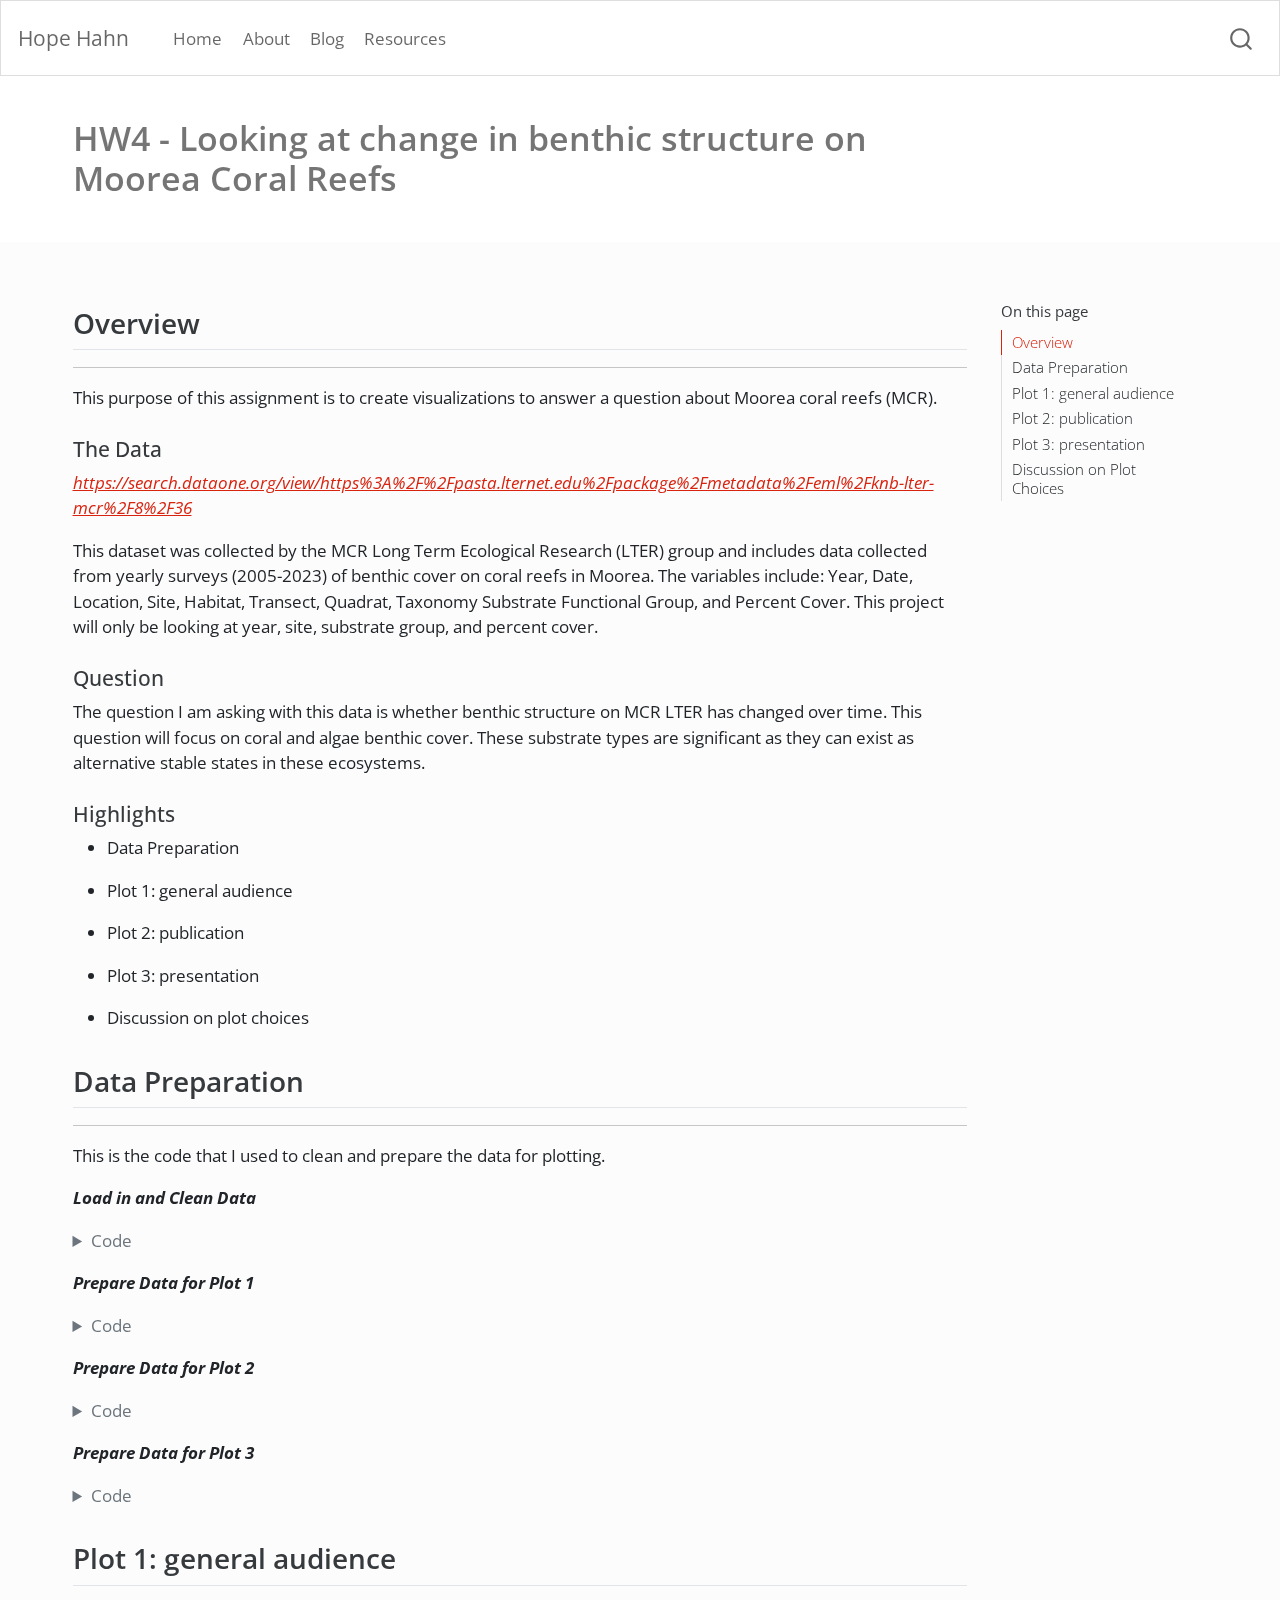
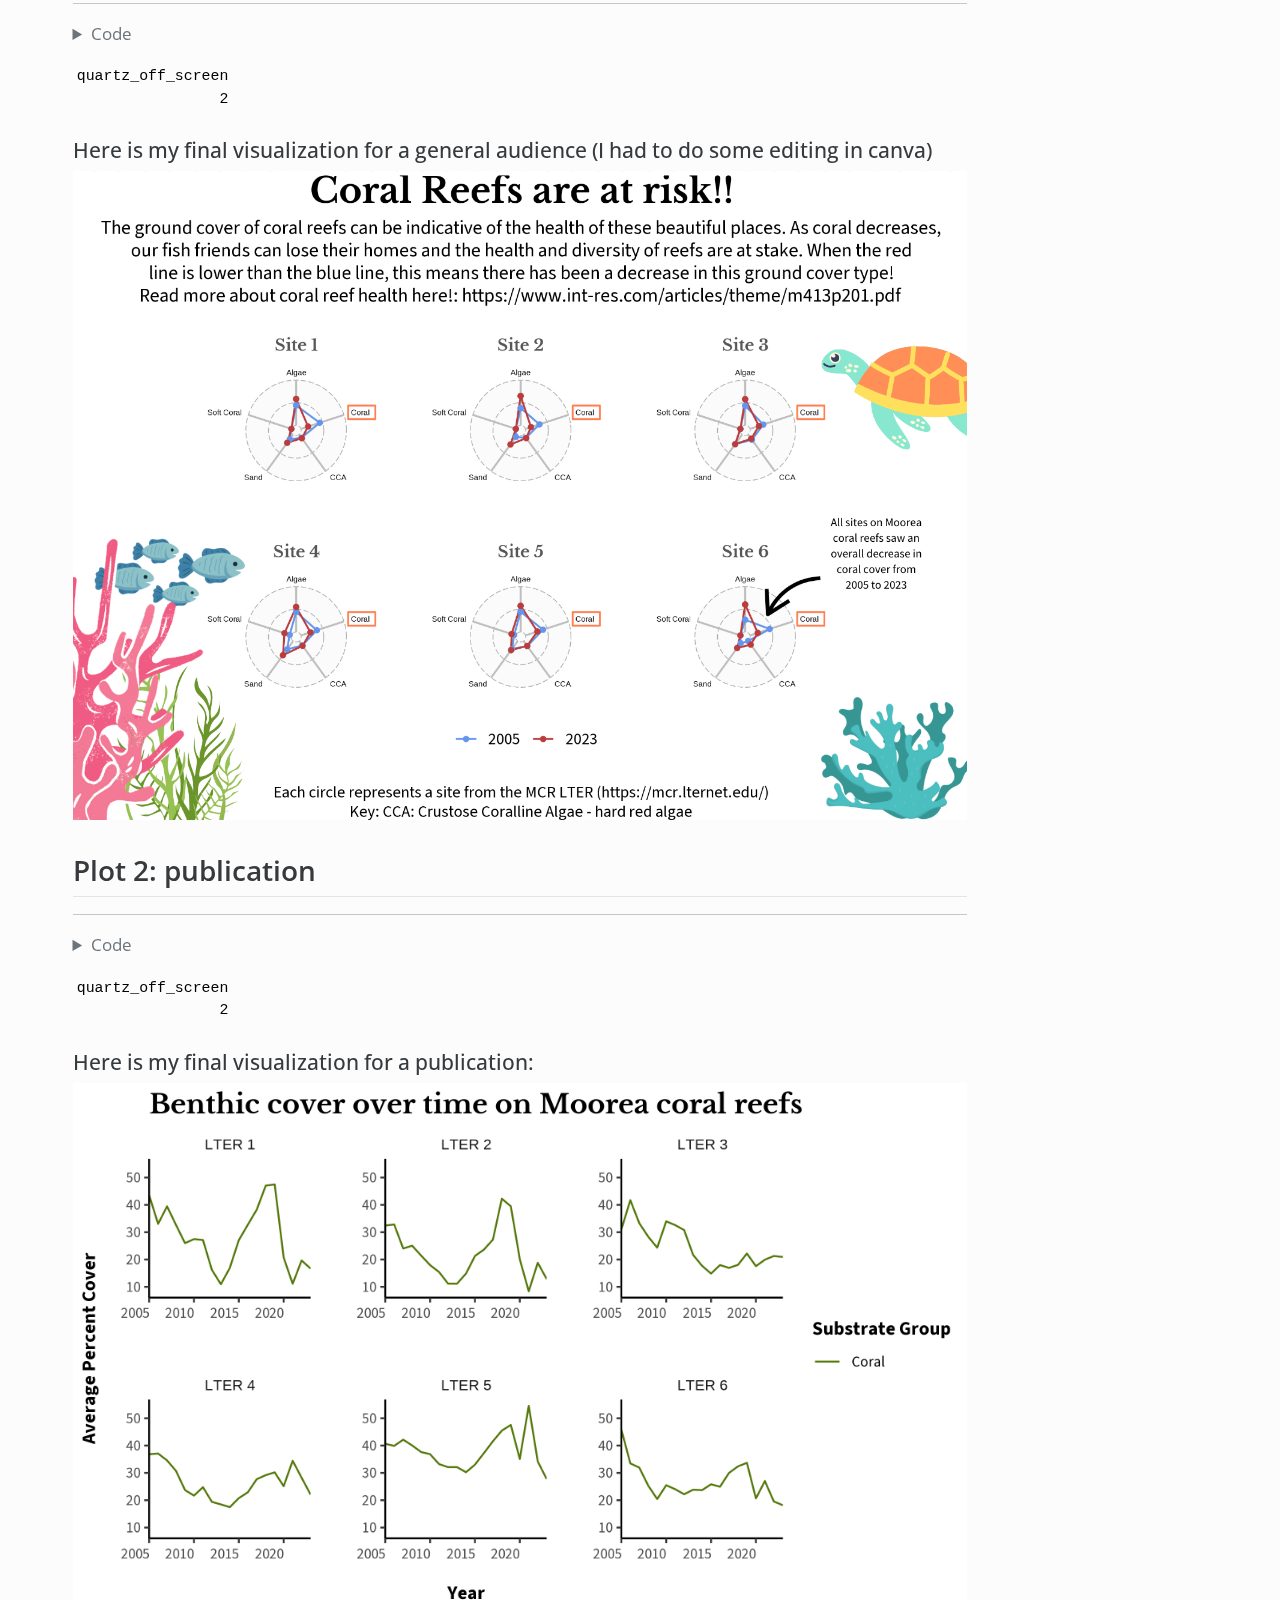
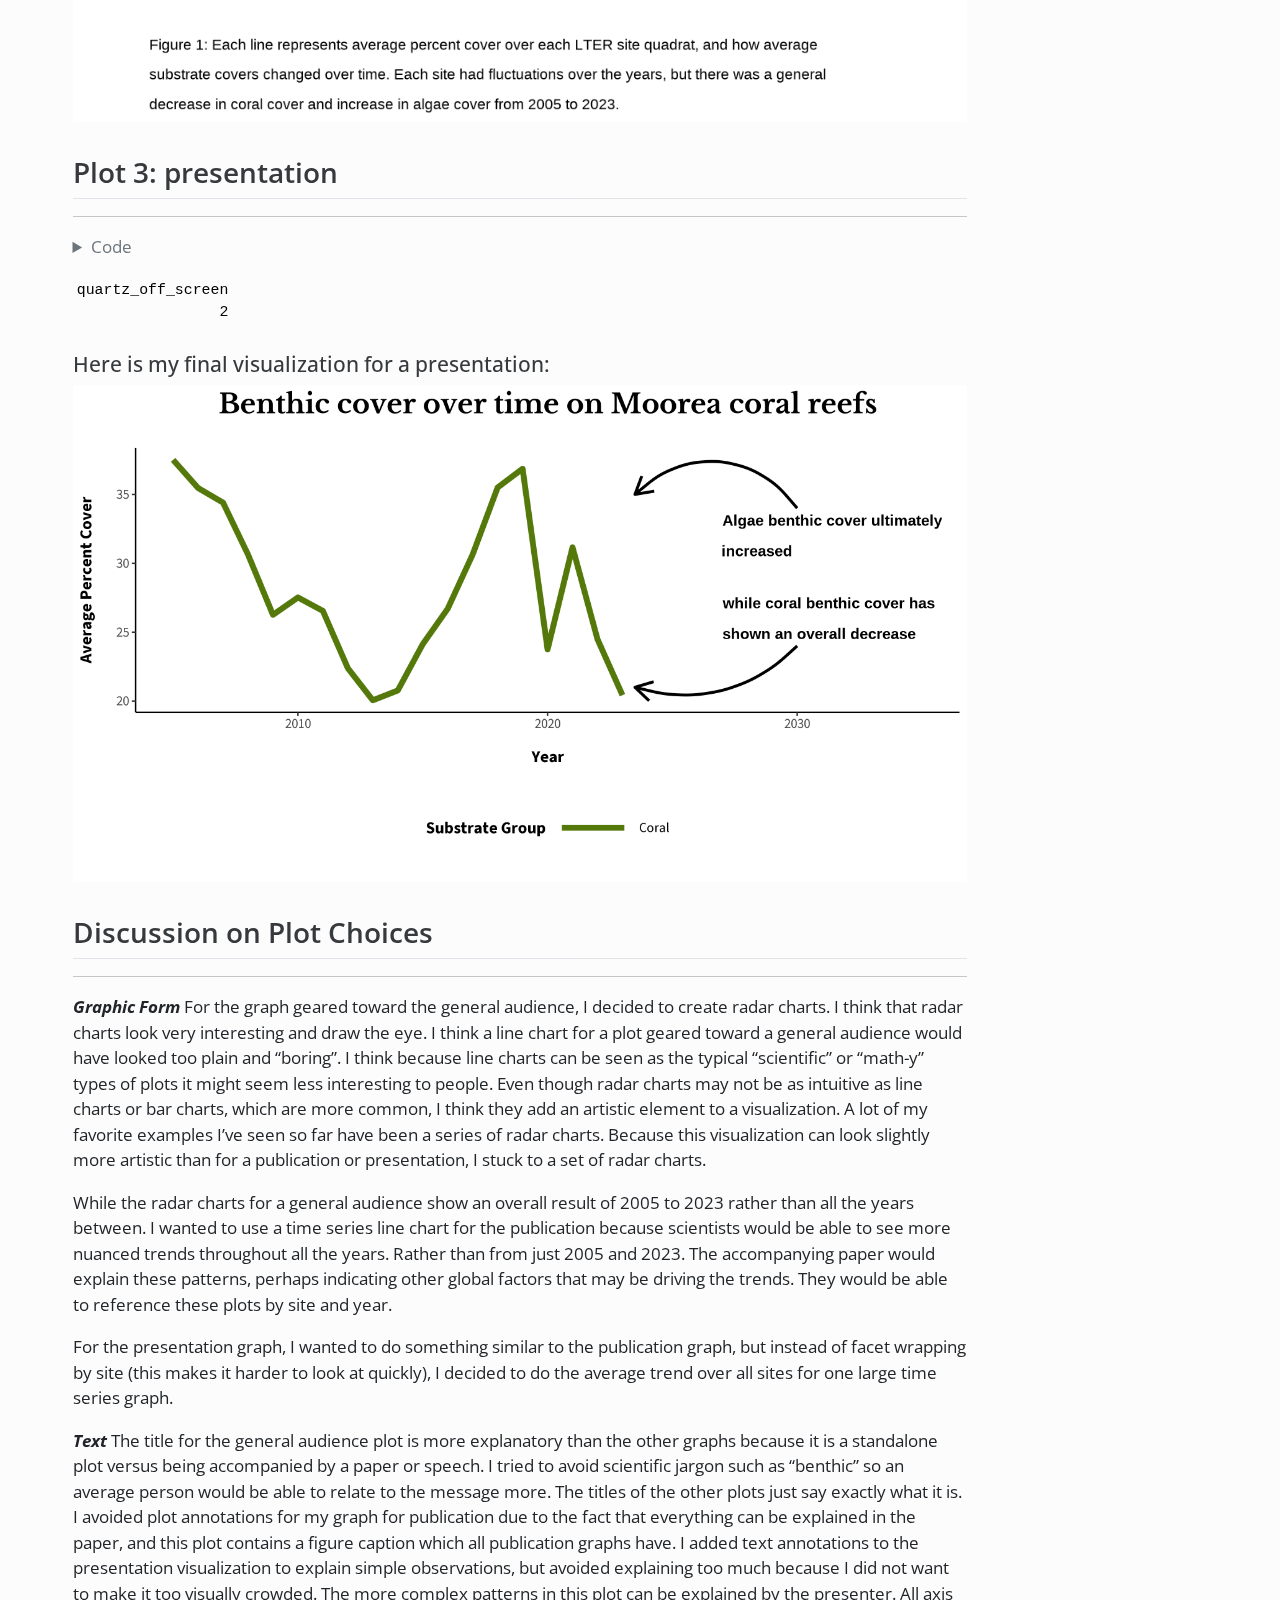
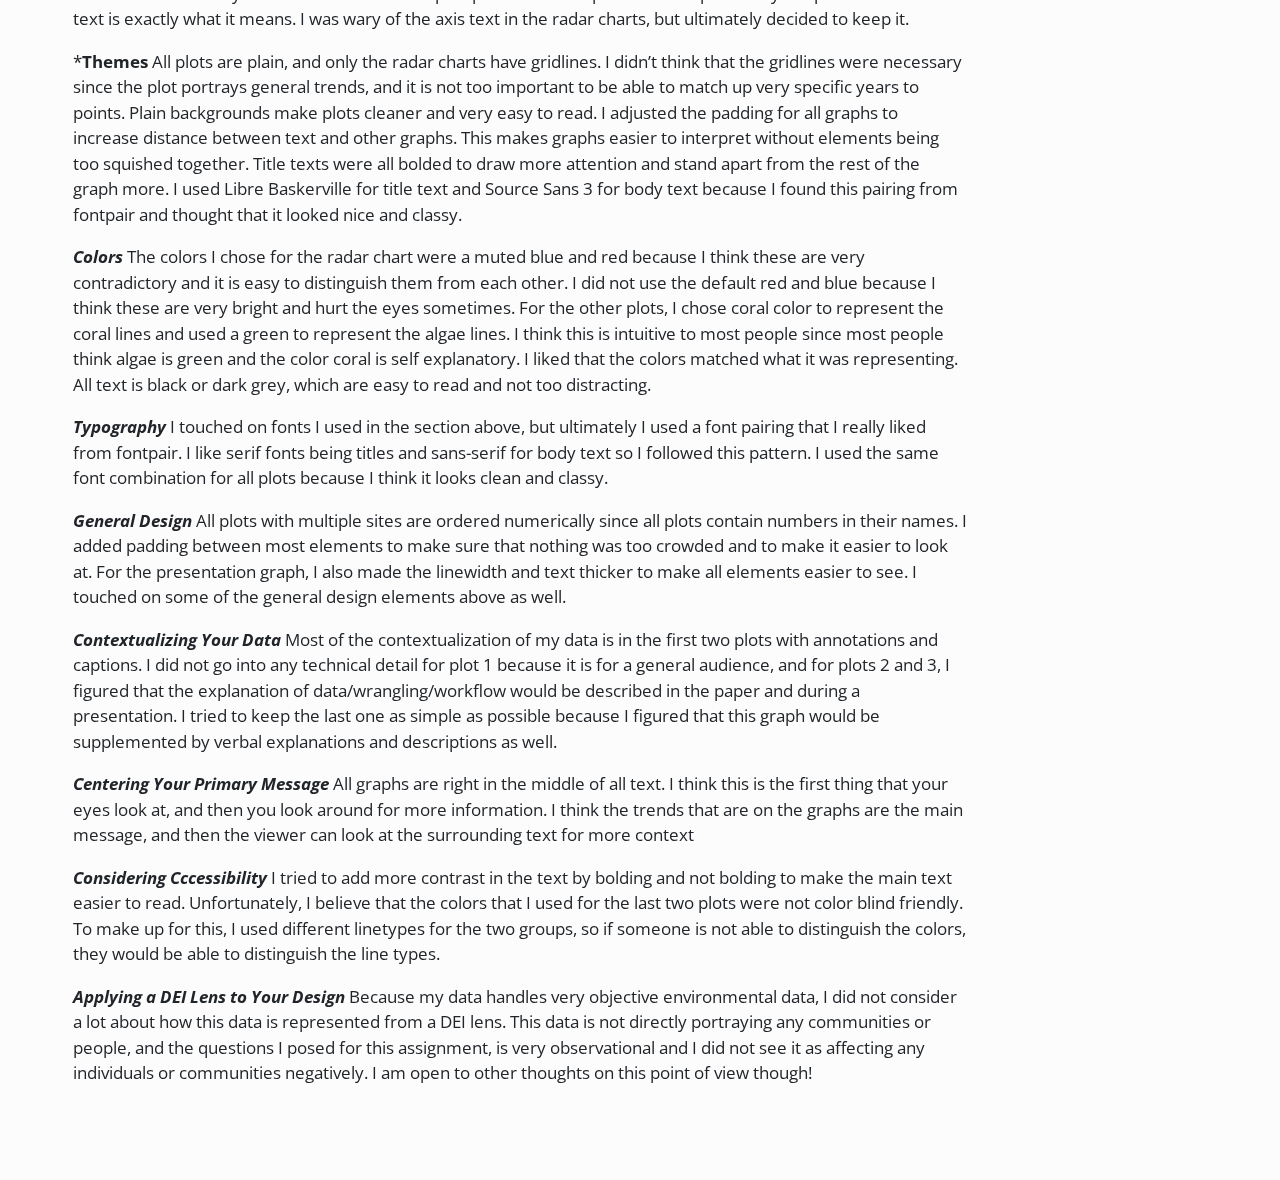
<file: docs/blog/2024-03-12-eds240/index.html>
<!DOCTYPE html>
<html xmlns="http://www.w3.org/1999/xhtml" lang="en" xml:lang="en"><head>

<meta charset="utf-8">
<meta name="generator" content="quarto-1.3.450">

<meta name="viewport" content="width=device-width, initial-scale=1.0, user-scalable=yes">


<title>Hope Hahn - HW4 - Looking at change in benthic structure on Moorea Coral Reefs</title>
<style>
code{white-space: pre-wrap;}
span.smallcaps{font-variant: small-caps;}
div.columns{display: flex; gap: min(4vw, 1.5em);}
div.column{flex: auto; overflow-x: auto;}
div.hanging-indent{margin-left: 1.5em; text-indent: -1.5em;}
ul.task-list{list-style: none;}
ul.task-list li input[type="checkbox"] {
  width: 0.8em;
  margin: 0 0.8em 0.2em -1em; /* quarto-specific, see https://github.com/quarto-dev/quarto-cli/issues/4556 */ 
  vertical-align: middle;
}
/* CSS for syntax highlighting */
pre > code.sourceCode { white-space: pre; position: relative; }
pre > code.sourceCode > span { display: inline-block; line-height: 1.25; }
pre > code.sourceCode > span:empty { height: 1.2em; }
.sourceCode { overflow: visible; }
code.sourceCode > span { color: inherit; text-decoration: inherit; }
div.sourceCode { margin: 1em 0; }
pre.sourceCode { margin: 0; }
@media screen {
div.sourceCode { overflow: auto; }
}
@media print {
pre > code.sourceCode { white-space: pre-wrap; }
pre > code.sourceCode > span { text-indent: -5em; padding-left: 5em; }
}
pre.numberSource code
  { counter-reset: source-line 0; }
pre.numberSource code > span
  { position: relative; left: -4em; counter-increment: source-line; }
pre.numberSource code > span > a:first-child::before
  { content: counter(source-line);
    position: relative; left: -1em; text-align: right; vertical-align: baseline;
    border: none; display: inline-block;
    -webkit-touch-callout: none; -webkit-user-select: none;
    -khtml-user-select: none; -moz-user-select: none;
    -ms-user-select: none; user-select: none;
    padding: 0 4px; width: 4em;
  }
pre.numberSource { margin-left: 3em;  padding-left: 4px; }
div.sourceCode
  {   }
@media screen {
pre > code.sourceCode > span > a:first-child::before { text-decoration: underline; }
}
</style>


<script src="../../site_libs/quarto-nav/quarto-nav.js"></script>
<script src="../../site_libs/quarto-nav/headroom.min.js"></script>
<script src="../../site_libs/clipboard/clipboard.min.js"></script>
<script src="../../site_libs/quarto-search/autocomplete.umd.js"></script>
<script src="../../site_libs/quarto-search/fuse.min.js"></script>
<script src="../../site_libs/quarto-search/quarto-search.js"></script>
<meta name="quarto:offset" content="../../">
<link href="../../logo.jpg" rel="icon" type="image/jpeg">
<script src="../../site_libs/quarto-html/quarto.js"></script>
<script src="../../site_libs/quarto-html/popper.min.js"></script>
<script src="../../site_libs/quarto-html/tippy.umd.min.js"></script>
<script src="../../site_libs/quarto-html/anchor.min.js"></script>
<link href="../../site_libs/quarto-html/tippy.css" rel="stylesheet">
<link href="../../site_libs/quarto-html/quarto-syntax-highlighting.css" rel="stylesheet" id="quarto-text-highlighting-styles">
<script src="../../site_libs/bootstrap/bootstrap.min.js"></script>
<link href="../../site_libs/bootstrap/bootstrap-icons.css" rel="stylesheet">
<link href="../../site_libs/bootstrap/bootstrap.min.css" rel="stylesheet" id="quarto-bootstrap" data-mode="light">
<script id="quarto-search-options" type="application/json">{
  "location": "navbar",
  "copy-button": false,
  "collapse-after": 3,
  "panel-placement": "end",
  "type": "overlay",
  "limit": 20,
  "language": {
    "search-no-results-text": "No results",
    "search-matching-documents-text": "matching documents",
    "search-copy-link-title": "Copy link to search",
    "search-hide-matches-text": "Hide additional matches",
    "search-more-match-text": "more match in this document",
    "search-more-matches-text": "more matches in this document",
    "search-clear-button-title": "Clear",
    "search-detached-cancel-button-title": "Cancel",
    "search-submit-button-title": "Submit",
    "search-label": "Search"
  }
}</script>


<link rel="stylesheet" href="../../styles.css">
</head>

<body class="nav-fixed">

<div id="quarto-search-results"></div>
  <header id="quarto-header" class="headroom fixed-top">
    <nav class="navbar navbar-expand-lg navbar-dark ">
      <div class="navbar-container container-fluid">
      <div class="navbar-brand-container">
    <a class="navbar-brand" href="../../index.html">
    <span class="navbar-title">Hope Hahn</span>
    </a>
  </div>
            <div id="quarto-search" class="" title="Search"></div>
          <button class="navbar-toggler" type="button" data-bs-toggle="collapse" data-bs-target="#navbarCollapse" aria-controls="navbarCollapse" aria-expanded="false" aria-label="Toggle navigation" onclick="if (window.quartoToggleHeadroom) { window.quartoToggleHeadroom(); }">
  <span class="navbar-toggler-icon"></span>
</button>
          <div class="collapse navbar-collapse" id="navbarCollapse">
            <ul class="navbar-nav navbar-nav-scroll me-auto">
  <li class="nav-item">
    <a class="nav-link" href="../../index.html" rel="" target="">
 <span class="menu-text">Home</span></a>
  </li>  
  <li class="nav-item">
    <a class="nav-link" href="../../about.html" rel="" target="">
 <span class="menu-text">About</span></a>
  </li>  
  <li class="nav-item">
    <a class="nav-link" href="../../blog.html" rel="" target="">
 <span class="menu-text">Blog</span></a>
  </li>  
  <li class="nav-item">
    <a class="nav-link" href="../../resources.html" rel="" target="">
 <span class="menu-text">Resources</span></a>
  </li>  
</ul>
            <div class="quarto-navbar-tools ms-auto">
</div>
          </div> <!-- /navcollapse -->
      </div> <!-- /container-fluid -->
    </nav>
</header>
<!-- content -->
<header id="title-block-header" class="quarto-title-block default page-columns page-full">
  <div class="quarto-title-banner page-columns page-full">
    <div class="quarto-title column-page-left">
      <h1 class="title">HW4 - Looking at change in benthic structure on Moorea Coral Reefs</h1>
                      </div>
  </div>
    
  
  <div class="quarto-title-meta">

      
    
      
    </div>
    
  
  </header><div id="quarto-content" class="quarto-container page-columns page-rows-contents page-layout-full page-navbar">
<!-- sidebar -->
<!-- margin-sidebar -->
    <div id="quarto-margin-sidebar" class="sidebar margin-sidebar">
        <nav id="TOC" role="doc-toc" class="toc-active">
    <h2 id="toc-title">On this page</h2>
   
  <ul>
  <li><a href="#overview" id="toc-overview" class="nav-link active" data-scroll-target="#overview">Overview</a></li>
  <li><a href="#data-preparation" id="toc-data-preparation" class="nav-link" data-scroll-target="#data-preparation">Data Preparation</a></li>
  <li><a href="#plot-1-general-audience" id="toc-plot-1-general-audience" class="nav-link" data-scroll-target="#plot-1-general-audience">Plot 1: general audience</a></li>
  <li><a href="#plot-2-publication" id="toc-plot-2-publication" class="nav-link" data-scroll-target="#plot-2-publication">Plot 2: publication</a></li>
  <li><a href="#plot-3-presentation" id="toc-plot-3-presentation" class="nav-link" data-scroll-target="#plot-3-presentation">Plot 3: presentation</a></li>
  <li><a href="#discussion-on-plot-choices" id="toc-discussion-on-plot-choices" class="nav-link" data-scroll-target="#discussion-on-plot-choices">Discussion on Plot Choices</a></li>
  </ul>
</nav>
    </div>
<!-- main -->
<main class="content quarto-banner-title-block column-page-left" id="quarto-document-content">




<section id="overview" class="level2">
<h2 class="anchored" data-anchor-id="overview">Overview</h2>
<hr>
<p>This purpose of this assignment is to create visualizations to answer a question about Moorea coral reefs (MCR).</p>
<section id="the-data" class="level4">
<h4 class="anchored" data-anchor-id="the-data">The Data</h4>
<p><a href="https://search.dataone.org/view/https%3A%2F%2Fpasta.lternet.edu%2Fpackage%2Fmetadata%2Feml%2Fknb-lter-mcr%2F8%2F36" class="uri"><em>https://search.dataone.org/view/https%3A%2F%2Fpasta.lternet.edu%2Fpackage%2Fmetadata%2Feml%2Fknb-lter-mcr%2F8%2F36</em></a></p>
<p>This dataset was collected by the MCR Long Term Ecological Research (LTER) group and includes data collected from yearly surveys (2005-2023) of benthic cover on coral reefs in Moorea. The variables include: Year, Date, Location, Site, Habitat, Transect, Quadrat, Taxonomy Substrate Functional Group, and Percent Cover. This project will only be looking at year, site, substrate group, and percent cover.</p>
</section>
<section id="question" class="level4">
<h4 class="anchored" data-anchor-id="question">Question</h4>
<p>The question I am asking with this data is whether benthic structure on MCR LTER has changed over time. This question will focus on coral and algae benthic cover. These substrate types are significant as they can exist as alternative stable states in these ecosystems.</p>
</section>
<section id="highlights" class="level4">
<h4 class="anchored" data-anchor-id="highlights">Highlights</h4>
<ul>
<li><p>Data Preparation</p></li>
<li><p>Plot 1: general audience</p></li>
<li><p>Plot 2: publication</p></li>
<li><p>Plot 3: presentation</p></li>
<li><p>Discussion on plot choices</p></li>
</ul>
</section>
</section>
<section id="data-preparation" class="level2">
<h2 class="anchored" data-anchor-id="data-preparation">Data Preparation</h2>
<hr>
<p>This is the code that I used to clean and prepare the data for plotting.</p>
<p><strong><em>Load in and Clean Data</em></strong></p>
<div class="cell">
<details>
<summary>Code</summary>
<div class="sourceCode cell-code" id="cb1"><pre class="sourceCode r code-with-copy"><code class="sourceCode r"><span id="cb1-1"><a href="#cb1-1" aria-hidden="true" tabindex="-1"></a><span class="co"># read in the data ----</span></span>
<span id="cb1-2"><a href="#cb1-2" aria-hidden="true" tabindex="-1"></a>benthic_data <span class="ot">&lt;-</span> <span class="fu">read_csv</span>(<span class="st">"https://cn.dataone.org/cn/v2/resolve/https%3A%2F%2Fpasta.lternet.edu%2Fpackage%2Fdata%2Feml%2Fknb-lter-mcr%2F8%2F36%2F54d54c25616a48b9ec684118df9d6fca"</span>)</span>
<span id="cb1-3"><a href="#cb1-3" aria-hidden="true" tabindex="-1"></a></span>
<span id="cb1-4"><a href="#cb1-4" aria-hidden="true" tabindex="-1"></a><span class="co"># clean up data ----</span></span>
<span id="cb1-5"><a href="#cb1-5" aria-hidden="true" tabindex="-1"></a>benthic_data_clean <span class="ot">&lt;-</span> benthic_data <span class="sc">%&gt;%</span> </span>
<span id="cb1-6"><a href="#cb1-6" aria-hidden="true" tabindex="-1"></a>  janitor<span class="sc">::</span><span class="fu">clean_names</span>() <span class="sc">%&gt;%</span> <span class="co"># clean names to lower snake case</span></span>
<span id="cb1-7"><a href="#cb1-7" aria-hidden="true" tabindex="-1"></a>  <span class="fu">select</span>(year, site, quadrat, transect, taxonomy_substrate_functional_group, percent_cover) <span class="sc">%&gt;%</span> <span class="co"># select only relevant columns</span></span>
<span id="cb1-8"><a href="#cb1-8" aria-hidden="true" tabindex="-1"></a>  <span class="fu">rename</span>(<span class="at">substrate_group =</span> taxonomy_substrate_functional_group) <span class="sc">%&gt;%</span> <span class="co"># rename to shorter name for ease of use</span></span>
<span id="cb1-9"><a href="#cb1-9" aria-hidden="true" tabindex="-1"></a>  <span class="fu">filter</span>(percent_cover <span class="sc">!=</span> <span class="dv">0</span>) <span class="sc">%&gt;%</span> <span class="co"># remove all 0 values from percent cover</span></span>
<span id="cb1-10"><a href="#cb1-10" aria-hidden="true" tabindex="-1"></a>  <span class="fu">filter</span>(substrate_group <span class="sc">%in%</span> <span class="fu">c</span>(<span class="st">"Coral"</span>, <span class="st">"Crustose Corallines"</span>, <span class="st">"Sand"</span>, <span class="st">"Soft Coral"</span>, <span class="st">"Algal Turf"</span>)) <span class="co"># only select the obvious substrate group</span></span>
<span id="cb1-11"><a href="#cb1-11" aria-hidden="true" tabindex="-1"></a></span>
<span id="cb1-12"><a href="#cb1-12" aria-hidden="true" tabindex="-1"></a><span class="co"># load in fonts ----</span></span>
<span id="cb1-13"><a href="#cb1-13" aria-hidden="true" tabindex="-1"></a><span class="fu">font_add_google</span>(<span class="at">name =</span> <span class="st">"Libre Baskerville"</span>, <span class="at">family =</span> <span class="st">"baskerville"</span>)</span>
<span id="cb1-14"><a href="#cb1-14" aria-hidden="true" tabindex="-1"></a><span class="fu">font_add_google</span>(<span class="at">name =</span> <span class="st">"Nunito"</span>, <span class="at">family =</span> <span class="st">"nunito"</span>)</span>
<span id="cb1-15"><a href="#cb1-15" aria-hidden="true" tabindex="-1"></a><span class="fu">font_add_google</span>(<span class="at">name =</span> <span class="st">"Source Sans 3"</span>, <span class="at">family =</span> <span class="st">"Source"</span>)</span>
<span id="cb1-16"><a href="#cb1-16" aria-hidden="true" tabindex="-1"></a><span class="fu">showtext_auto</span>()</span></code><button title="Copy to Clipboard" class="code-copy-button"><i class="bi"></i></button></pre></div>
</details>
</div>
<p><strong><em>Prepare Data for Plot 1</em></strong></p>
<div class="cell">
<details>
<summary>Code</summary>
<div class="sourceCode cell-code" id="cb2"><pre class="sourceCode r code-with-copy"><code class="sourceCode r"><span id="cb2-1"><a href="#cb2-1" aria-hidden="true" tabindex="-1"></a><span class="do">## create dataframes for plots ----</span></span>
<span id="cb2-2"><a href="#cb2-2" aria-hidden="true" tabindex="-1"></a><span class="co"># LTER1:</span></span>
<span id="cb2-3"><a href="#cb2-3" aria-hidden="true" tabindex="-1"></a>LTER1_radar <span class="ot">&lt;-</span> benthic_data_clean <span class="sc">%&gt;%</span> </span>
<span id="cb2-4"><a href="#cb2-4" aria-hidden="true" tabindex="-1"></a>  <span class="fu">filter</span>(site <span class="sc">==</span> <span class="st">"LTER 1"</span>,</span>
<span id="cb2-5"><a href="#cb2-5" aria-hidden="true" tabindex="-1"></a>         year <span class="sc">%in%</span> <span class="fu">c</span>(<span class="dv">2005</span>, <span class="dv">2023</span>)) <span class="sc">%&gt;%</span> <span class="co"># select observations from LTER1 from the years 2005 and 2023</span></span>
<span id="cb2-6"><a href="#cb2-6" aria-hidden="true" tabindex="-1"></a>  <span class="fu">group_by</span>(substrate_group, year) <span class="sc">%&gt;%</span> </span>
<span id="cb2-7"><a href="#cb2-7" aria-hidden="true" tabindex="-1"></a>  <span class="fu">summarise</span>(<span class="at">avg_cover =</span> <span class="fu">mean</span>(percent_cover)) <span class="sc">%&gt;%</span> <span class="co"># get averages</span></span>
<span id="cb2-8"><a href="#cb2-8" aria-hidden="true" tabindex="-1"></a>  <span class="fu">mutate</span>(<span class="at">avg_cover =</span> (avg_cover<span class="sc">*</span>.<span class="dv">01</span>)) <span class="sc">%&gt;%</span> <span class="co"># convert to scale from 0-1</span></span>
<span id="cb2-9"><a href="#cb2-9" aria-hidden="true" tabindex="-1"></a>  <span class="fu">pivot_wider</span>(<span class="at">names_from =</span> substrate_group, <span class="at">values_from =</span> avg_cover) <span class="sc">%&gt;%</span> <span class="co"># make each substrate group its own column</span></span>
<span id="cb2-10"><a href="#cb2-10" aria-hidden="true" tabindex="-1"></a>  <span class="fu">mutate</span>(<span class="at">soft_coral =</span> <span class="dv">0</span>) <span class="sc">%&gt;%</span> <span class="co"># it took soft coral out so add it back</span></span>
<span id="cb2-11"><a href="#cb2-11" aria-hidden="true" tabindex="-1"></a>  <span class="fu">rename</span>(<span class="st">"Soft Coral"</span> <span class="ot">=</span> soft_coral,</span>
<span id="cb2-12"><a href="#cb2-12" aria-hidden="true" tabindex="-1"></a>         <span class="st">"Algae"</span> <span class="ot">=</span> <span class="st">"Algal Turf"</span>,</span>
<span id="cb2-13"><a href="#cb2-13" aria-hidden="true" tabindex="-1"></a>         <span class="st">"CCA"</span> <span class="ot">=</span> <span class="st">"Crustose Corallines"</span>)  <span class="co"># rename for consistency</span></span>
<span id="cb2-14"><a href="#cb2-14" aria-hidden="true" tabindex="-1"></a></span>
<span id="cb2-15"><a href="#cb2-15" aria-hidden="true" tabindex="-1"></a><span class="co"># LTER2:</span></span>
<span id="cb2-16"><a href="#cb2-16" aria-hidden="true" tabindex="-1"></a>LTER2_radar <span class="ot">&lt;-</span> benthic_data_clean <span class="sc">%&gt;%</span> </span>
<span id="cb2-17"><a href="#cb2-17" aria-hidden="true" tabindex="-1"></a>  <span class="fu">filter</span>(site <span class="sc">==</span> <span class="st">"LTER 2"</span>,</span>
<span id="cb2-18"><a href="#cb2-18" aria-hidden="true" tabindex="-1"></a>         year <span class="sc">%in%</span> <span class="fu">c</span>(<span class="dv">2005</span>, <span class="dv">2023</span>)) <span class="sc">%&gt;%</span> <span class="co"># select observations from LTER2 from the years 2005 and 2023</span></span>
<span id="cb2-19"><a href="#cb2-19" aria-hidden="true" tabindex="-1"></a>  <span class="fu">group_by</span>(substrate_group, year) <span class="sc">%&gt;%</span> </span>
<span id="cb2-20"><a href="#cb2-20" aria-hidden="true" tabindex="-1"></a>  <span class="fu">summarise</span>(<span class="at">avg_cover =</span> <span class="fu">mean</span>(percent_cover)) <span class="sc">%&gt;%</span> <span class="co"># get averages</span></span>
<span id="cb2-21"><a href="#cb2-21" aria-hidden="true" tabindex="-1"></a>  <span class="fu">mutate</span>(<span class="at">avg_cover =</span> (avg_cover<span class="sc">*</span>.<span class="dv">01</span>)) <span class="sc">%&gt;%</span></span>
<span id="cb2-22"><a href="#cb2-22" aria-hidden="true" tabindex="-1"></a>  <span class="fu">pivot_wider</span>(<span class="at">names_from =</span> substrate_group, <span class="at">values_from =</span> avg_cover) <span class="sc">%&gt;%</span> <span class="co"># make each substrate group its own column</span></span>
<span id="cb2-23"><a href="#cb2-23" aria-hidden="true" tabindex="-1"></a>  <span class="fu">mutate</span>(<span class="at">soft_coral =</span> <span class="dv">0</span>) <span class="sc">%&gt;%</span> <span class="co"># it took soft coral out so add it back</span></span>
<span id="cb2-24"><a href="#cb2-24" aria-hidden="true" tabindex="-1"></a>  <span class="fu">rename</span>(<span class="st">"Soft Coral"</span> <span class="ot">=</span> soft_coral,</span>
<span id="cb2-25"><a href="#cb2-25" aria-hidden="true" tabindex="-1"></a>         <span class="st">"Algae"</span> <span class="ot">=</span> <span class="st">"Algal Turf"</span>,</span>
<span id="cb2-26"><a href="#cb2-26" aria-hidden="true" tabindex="-1"></a>         <span class="st">"CCA"</span> <span class="ot">=</span> <span class="st">"Crustose Corallines"</span>) <span class="co"># rename for consistency</span></span>
<span id="cb2-27"><a href="#cb2-27" aria-hidden="true" tabindex="-1"></a></span>
<span id="cb2-28"><a href="#cb2-28" aria-hidden="true" tabindex="-1"></a><span class="co"># LTER3: </span></span>
<span id="cb2-29"><a href="#cb2-29" aria-hidden="true" tabindex="-1"></a>LTER3_radar <span class="ot">&lt;-</span> benthic_data_clean <span class="sc">%&gt;%</span> </span>
<span id="cb2-30"><a href="#cb2-30" aria-hidden="true" tabindex="-1"></a>  <span class="fu">filter</span>(site <span class="sc">==</span> <span class="st">"LTER 3"</span>,</span>
<span id="cb2-31"><a href="#cb2-31" aria-hidden="true" tabindex="-1"></a>         year <span class="sc">%in%</span> <span class="fu">c</span>(<span class="dv">2005</span>, <span class="dv">2023</span>)) <span class="sc">%&gt;%</span> <span class="co"># select observations from LTER2 from the years 2005 and 2023</span></span>
<span id="cb2-32"><a href="#cb2-32" aria-hidden="true" tabindex="-1"></a>  <span class="fu">group_by</span>(substrate_group, year) <span class="sc">%&gt;%</span> </span>
<span id="cb2-33"><a href="#cb2-33" aria-hidden="true" tabindex="-1"></a>  <span class="fu">summarise</span>(<span class="at">avg_cover =</span> <span class="fu">mean</span>(percent_cover)) <span class="sc">%&gt;%</span> <span class="co"># get averages</span></span>
<span id="cb2-34"><a href="#cb2-34" aria-hidden="true" tabindex="-1"></a>  <span class="fu">mutate</span>(<span class="at">avg_cover =</span> (avg_cover<span class="sc">*</span>.<span class="dv">01</span>)) <span class="sc">%&gt;%</span></span>
<span id="cb2-35"><a href="#cb2-35" aria-hidden="true" tabindex="-1"></a>  <span class="fu">pivot_wider</span>(<span class="at">names_from =</span> substrate_group, <span class="at">values_from =</span> avg_cover) <span class="sc">%&gt;%</span> <span class="co"># make each substrate group its own column</span></span>
<span id="cb2-36"><a href="#cb2-36" aria-hidden="true" tabindex="-1"></a>  <span class="fu">mutate</span>(<span class="at">soft_coral =</span> <span class="dv">0</span>) <span class="sc">%&gt;%</span> <span class="co"># it took soft coral out so add it back</span></span>
<span id="cb2-37"><a href="#cb2-37" aria-hidden="true" tabindex="-1"></a>  <span class="fu">rename</span>(<span class="st">"Soft Coral"</span> <span class="ot">=</span> soft_coral,</span>
<span id="cb2-38"><a href="#cb2-38" aria-hidden="true" tabindex="-1"></a>         <span class="st">"Algae"</span> <span class="ot">=</span> <span class="st">"Algal Turf"</span>,</span>
<span id="cb2-39"><a href="#cb2-39" aria-hidden="true" tabindex="-1"></a>         <span class="st">"CCA"</span> <span class="ot">=</span> <span class="st">"Crustose Corallines"</span>)<span class="co"># rename for consistency</span></span>
<span id="cb2-40"><a href="#cb2-40" aria-hidden="true" tabindex="-1"></a></span>
<span id="cb2-41"><a href="#cb2-41" aria-hidden="true" tabindex="-1"></a><span class="co"># LTER4: </span></span>
<span id="cb2-42"><a href="#cb2-42" aria-hidden="true" tabindex="-1"></a>LTER4_radar <span class="ot">&lt;-</span> benthic_data_clean <span class="sc">%&gt;%</span> </span>
<span id="cb2-43"><a href="#cb2-43" aria-hidden="true" tabindex="-1"></a>  <span class="fu">filter</span>(site <span class="sc">==</span> <span class="st">"LTER 4"</span>,</span>
<span id="cb2-44"><a href="#cb2-44" aria-hidden="true" tabindex="-1"></a>         year <span class="sc">%in%</span> <span class="fu">c</span>(<span class="dv">2005</span>, <span class="dv">2023</span>)) <span class="sc">%&gt;%</span> <span class="co"># select observations from LTER2 from the years 2005 and 2023</span></span>
<span id="cb2-45"><a href="#cb2-45" aria-hidden="true" tabindex="-1"></a>  <span class="fu">group_by</span>(substrate_group, year) <span class="sc">%&gt;%</span> </span>
<span id="cb2-46"><a href="#cb2-46" aria-hidden="true" tabindex="-1"></a>  <span class="fu">summarise</span>(<span class="at">avg_cover =</span> <span class="fu">mean</span>(percent_cover)) <span class="sc">%&gt;%</span> <span class="co"># get averages</span></span>
<span id="cb2-47"><a href="#cb2-47" aria-hidden="true" tabindex="-1"></a>  <span class="fu">mutate</span>(<span class="at">avg_cover =</span> (avg_cover<span class="sc">*</span>.<span class="dv">01</span>)) <span class="sc">%&gt;%</span></span>
<span id="cb2-48"><a href="#cb2-48" aria-hidden="true" tabindex="-1"></a>  <span class="fu">pivot_wider</span>(<span class="at">names_from =</span> substrate_group, <span class="at">values_from =</span> avg_cover) <span class="sc">%&gt;%</span> <span class="co"># make each substrate group its own column</span></span>
<span id="cb2-49"><a href="#cb2-49" aria-hidden="true" tabindex="-1"></a>  <span class="fu">rename</span>(<span class="st">"Algae"</span> <span class="ot">=</span> <span class="st">"Algal Turf"</span>,</span>
<span id="cb2-50"><a href="#cb2-50" aria-hidden="true" tabindex="-1"></a>         <span class="st">"CCA"</span> <span class="ot">=</span> <span class="st">"Crustose Corallines"</span>)</span>
<span id="cb2-51"><a href="#cb2-51" aria-hidden="true" tabindex="-1"></a></span>
<span id="cb2-52"><a href="#cb2-52" aria-hidden="true" tabindex="-1"></a><span class="co"># LTER5:</span></span>
<span id="cb2-53"><a href="#cb2-53" aria-hidden="true" tabindex="-1"></a>LTER5_radar <span class="ot">&lt;-</span> benthic_data_clean <span class="sc">%&gt;%</span> </span>
<span id="cb2-54"><a href="#cb2-54" aria-hidden="true" tabindex="-1"></a>  <span class="fu">filter</span>(site <span class="sc">==</span> <span class="st">"LTER 5"</span>,</span>
<span id="cb2-55"><a href="#cb2-55" aria-hidden="true" tabindex="-1"></a>         year <span class="sc">%in%</span> <span class="fu">c</span>(<span class="dv">2005</span>, <span class="dv">2023</span>)) <span class="sc">%&gt;%</span> <span class="co"># select observations from LTER2 from the years 2005 and 2023</span></span>
<span id="cb2-56"><a href="#cb2-56" aria-hidden="true" tabindex="-1"></a>  <span class="fu">group_by</span>(substrate_group, year) <span class="sc">%&gt;%</span> </span>
<span id="cb2-57"><a href="#cb2-57" aria-hidden="true" tabindex="-1"></a>  <span class="fu">summarise</span>(<span class="at">avg_cover =</span> <span class="fu">mean</span>(percent_cover)) <span class="sc">%&gt;%</span> <span class="co"># get averages</span></span>
<span id="cb2-58"><a href="#cb2-58" aria-hidden="true" tabindex="-1"></a>  <span class="fu">mutate</span>(<span class="at">avg_cover =</span> (avg_cover<span class="sc">*</span>.<span class="dv">01</span>)) <span class="sc">%&gt;%</span></span>
<span id="cb2-59"><a href="#cb2-59" aria-hidden="true" tabindex="-1"></a>  <span class="fu">pivot_wider</span>(<span class="at">names_from =</span> substrate_group, <span class="at">values_from =</span> avg_cover) <span class="sc">%&gt;%</span>  <span class="co"># make each substrate group its own column</span></span>
<span id="cb2-60"><a href="#cb2-60" aria-hidden="true" tabindex="-1"></a>  <span class="fu">rename</span>(<span class="st">"Algae"</span> <span class="ot">=</span> <span class="st">"Algal Turf"</span>,</span>
<span id="cb2-61"><a href="#cb2-61" aria-hidden="true" tabindex="-1"></a>         <span class="st">"CCA"</span> <span class="ot">=</span> <span class="st">"Crustose Corallines"</span>)</span>
<span id="cb2-62"><a href="#cb2-62" aria-hidden="true" tabindex="-1"></a></span>
<span id="cb2-63"><a href="#cb2-63" aria-hidden="true" tabindex="-1"></a><span class="co"># LTER6: </span></span>
<span id="cb2-64"><a href="#cb2-64" aria-hidden="true" tabindex="-1"></a>LTER6_radar <span class="ot">&lt;-</span> benthic_data_clean <span class="sc">%&gt;%</span> </span>
<span id="cb2-65"><a href="#cb2-65" aria-hidden="true" tabindex="-1"></a>  <span class="fu">filter</span>(site <span class="sc">==</span> <span class="st">"LTER 6"</span>,</span>
<span id="cb2-66"><a href="#cb2-66" aria-hidden="true" tabindex="-1"></a>         year <span class="sc">%in%</span> <span class="fu">c</span>(<span class="dv">2005</span>, <span class="dv">2023</span>)) <span class="sc">%&gt;%</span> <span class="co"># select observations from LTER2 from the years 2005 and 2023</span></span>
<span id="cb2-67"><a href="#cb2-67" aria-hidden="true" tabindex="-1"></a>  <span class="fu">group_by</span>(substrate_group, year) <span class="sc">%&gt;%</span> </span>
<span id="cb2-68"><a href="#cb2-68" aria-hidden="true" tabindex="-1"></a>  <span class="fu">summarise</span>(<span class="at">avg_cover =</span> <span class="fu">mean</span>(percent_cover)) <span class="sc">%&gt;%</span> <span class="co"># get averages</span></span>
<span id="cb2-69"><a href="#cb2-69" aria-hidden="true" tabindex="-1"></a>  <span class="fu">mutate</span>(<span class="at">avg_cover =</span> (avg_cover<span class="sc">*</span>.<span class="dv">01</span>)) <span class="sc">%&gt;%</span></span>
<span id="cb2-70"><a href="#cb2-70" aria-hidden="true" tabindex="-1"></a>  <span class="fu">pivot_wider</span>(<span class="at">names_from =</span> substrate_group, <span class="at">values_from =</span> avg_cover) <span class="sc">%&gt;%</span> <span class="co"># make each substrate group its own column</span></span>
<span id="cb2-71"><a href="#cb2-71" aria-hidden="true" tabindex="-1"></a>  <span class="fu">mutate</span>(<span class="at">soft_coral =</span> <span class="dv">0</span>) <span class="sc">%&gt;%</span> <span class="co"># it took soft coral out so add it back</span></span>
<span id="cb2-72"><a href="#cb2-72" aria-hidden="true" tabindex="-1"></a>  <span class="fu">rename</span>(<span class="st">"Soft Coral"</span> <span class="ot">=</span> soft_coral,</span>
<span id="cb2-73"><a href="#cb2-73" aria-hidden="true" tabindex="-1"></a>         <span class="st">"Algae"</span> <span class="ot">=</span> <span class="st">"Algal Turf"</span>,</span>
<span id="cb2-74"><a href="#cb2-74" aria-hidden="true" tabindex="-1"></a>         <span class="st">"CCA"</span> <span class="ot">=</span> <span class="st">"Crustose Corallines"</span>) <span class="co"># rename for consistency</span></span>
<span id="cb2-75"><a href="#cb2-75" aria-hidden="true" tabindex="-1"></a></span>
<span id="cb2-76"><a href="#cb2-76" aria-hidden="true" tabindex="-1"></a>LTER6_radar[<span class="fu">is.na</span>(LTER6_radar)] <span class="ot">&lt;-</span> <span class="dv">0</span> <span class="co"># one value will not plot bc it is NA, change to 0</span></span></code><button title="Copy to Clipboard" class="code-copy-button"><i class="bi"></i></button></pre></div>
</details>
</div>
<p><strong><em>Prepare Data for Plot 2</em></strong></p>
<div class="cell">
<details>
<summary>Code</summary>
<div class="sourceCode cell-code" id="cb3"><pre class="sourceCode r code-with-copy"><code class="sourceCode r"><span id="cb3-1"><a href="#cb3-1" aria-hidden="true" tabindex="-1"></a><span class="co"># summarise cover data by substrate group and year</span></span>
<span id="cb3-2"><a href="#cb3-2" aria-hidden="true" tabindex="-1"></a>benthic_data_time <span class="ot">&lt;-</span> benthic_data_clean <span class="sc">%&gt;%</span></span>
<span id="cb3-3"><a href="#cb3-3" aria-hidden="true" tabindex="-1"></a>  <span class="fu">group_by</span>(year, substrate_group, site) <span class="sc">%&gt;%</span></span>
<span id="cb3-4"><a href="#cb3-4" aria-hidden="true" tabindex="-1"></a>  <span class="fu">summarise</span>(<span class="at">avg_cover =</span> <span class="fu">mean</span>(percent_cover)) <span class="sc">%&gt;%</span> </span>
<span id="cb3-5"><a href="#cb3-5" aria-hidden="true" tabindex="-1"></a>  <span class="fu">filter</span>(substrate_group <span class="sc">%in%</span> <span class="fu">c</span>(<span class="st">"Algae"</span>, <span class="st">"Coral"</span>))</span></code><button title="Copy to Clipboard" class="code-copy-button"><i class="bi"></i></button></pre></div>
</details>
</div>
<p><strong><em>Prepare Data for Plot 3</em></strong></p>
<div class="cell">
<details>
<summary>Code</summary>
<div class="sourceCode cell-code" id="cb4"><pre class="sourceCode r code-with-copy"><code class="sourceCode r"><span id="cb4-1"><a href="#cb4-1" aria-hidden="true" tabindex="-1"></a><span class="co"># summarise cover data by substrate group and year</span></span>
<span id="cb4-2"><a href="#cb4-2" aria-hidden="true" tabindex="-1"></a>benthic_data_presentation <span class="ot">&lt;-</span> benthic_data_clean <span class="sc">%&gt;%</span> </span>
<span id="cb4-3"><a href="#cb4-3" aria-hidden="true" tabindex="-1"></a>  <span class="fu">group_by</span>(year, substrate_group) <span class="sc">%&gt;%</span></span>
<span id="cb4-4"><a href="#cb4-4" aria-hidden="true" tabindex="-1"></a>  <span class="fu">summarise</span>(<span class="at">avg_cover =</span> <span class="fu">mean</span>(percent_cover)) <span class="sc">%&gt;%</span> </span>
<span id="cb4-5"><a href="#cb4-5" aria-hidden="true" tabindex="-1"></a>  <span class="fu">filter</span>(substrate_group <span class="sc">%in%</span> <span class="fu">c</span>(<span class="st">"Algae"</span>, <span class="st">"Coral"</span>)) <span class="co"># select only these substrate groups</span></span></code><button title="Copy to Clipboard" class="code-copy-button"><i class="bi"></i></button></pre></div>
</details>
</div>
</section>
<section id="plot-1-general-audience" class="level2">
<h2 class="anchored" data-anchor-id="plot-1-general-audience">Plot 1: general audience</h2>
<hr>
<div class="cell">
<details>
<summary>Code</summary>
<div class="sourceCode cell-code" id="cb5"><pre class="sourceCode r code-with-copy"><code class="sourceCode r"><span id="cb5-1"><a href="#cb5-1" aria-hidden="true" tabindex="-1"></a><span class="co"># make LTER plots for final plot ----</span></span>
<span id="cb5-2"><a href="#cb5-2" aria-hidden="true" tabindex="-1"></a></span>
<span id="cb5-3"><a href="#cb5-3" aria-hidden="true" tabindex="-1"></a><span class="co"># LTER1 PLOT</span></span>
<span id="cb5-4"><a href="#cb5-4" aria-hidden="true" tabindex="-1"></a>LTER1_plot <span class="ot">&lt;-</span> <span class="fu">ggradar</span>(LTER1_radar,</span>
<span id="cb5-5"><a href="#cb5-5" aria-hidden="true" tabindex="-1"></a>                      <span class="at">axis.label.size =</span> <span class="dv">5</span>, <span class="co"># edit radar text sizing and colors</span></span>
<span id="cb5-6"><a href="#cb5-6" aria-hidden="true" tabindex="-1"></a>                      <span class="at">grid.label.size =</span> <span class="dv">6</span>,</span>
<span id="cb5-7"><a href="#cb5-7" aria-hidden="true" tabindex="-1"></a>                      <span class="at">grid.line.width =</span> <span class="fl">0.2</span>,</span>
<span id="cb5-8"><a href="#cb5-8" aria-hidden="true" tabindex="-1"></a>                      <span class="at">group.line.width =</span> <span class="fl">0.5</span>,</span>
<span id="cb5-9"><a href="#cb5-9" aria-hidden="true" tabindex="-1"></a>                      <span class="at">group.point.size =</span> <span class="dv">1</span>,</span>
<span id="cb5-10"><a href="#cb5-10" aria-hidden="true" tabindex="-1"></a>                      <span class="at">base.size =</span> <span class="dv">20</span>,</span>
<span id="cb5-11"><a href="#cb5-11" aria-hidden="true" tabindex="-1"></a>                      <span class="at">label.gridline.min =</span> <span class="cn">FALSE</span>,</span>
<span id="cb5-12"><a href="#cb5-12" aria-hidden="true" tabindex="-1"></a>                      <span class="at">label.gridline.mid =</span> <span class="cn">FALSE</span>,</span>
<span id="cb5-13"><a href="#cb5-13" aria-hidden="true" tabindex="-1"></a>                      <span class="at">label.gridline.max =</span> <span class="cn">FALSE</span>, </span>
<span id="cb5-14"><a href="#cb5-14" aria-hidden="true" tabindex="-1"></a>                      <span class="at">group.colours =</span> <span class="fu">c</span>(<span class="st">"cornflowerblue"</span>, <span class="st">"#ba3c3c"</span>),</span>
<span id="cb5-15"><a href="#cb5-15" aria-hidden="true" tabindex="-1"></a>                      <span class="at">background.circle.colour =</span> <span class="st">"grey"</span>,</span>
<span id="cb5-16"><a href="#cb5-16" aria-hidden="true" tabindex="-1"></a>                      <span class="at">background.circle.transparency =</span> <span class="fl">0.06</span>,</span>
<span id="cb5-17"><a href="#cb5-17" aria-hidden="true" tabindex="-1"></a>                      <span class="at">gridline.min.colour   =</span> <span class="st">"darkgrey"</span>,</span>
<span id="cb5-18"><a href="#cb5-18" aria-hidden="true" tabindex="-1"></a>                      <span class="at">gridline.mid.colour   =</span> <span class="st">"darkgrey"</span>,</span>
<span id="cb5-19"><a href="#cb5-19" aria-hidden="true" tabindex="-1"></a>                      <span class="at">gridline.max.colour =</span> <span class="st">"darkgrey"</span>) <span class="sc">+</span></span>
<span id="cb5-20"><a href="#cb5-20" aria-hidden="true" tabindex="-1"></a>  <span class="fu">theme_void</span>() <span class="sc">+</span></span>
<span id="cb5-21"><a href="#cb5-21" aria-hidden="true" tabindex="-1"></a>  <span class="fu">xlim</span>(<span class="sc">-</span><span class="dv">2</span>,<span class="dv">2</span>) <span class="sc">+</span></span>
<span id="cb5-22"><a href="#cb5-22" aria-hidden="true" tabindex="-1"></a>  <span class="fu">labs</span>(<span class="at">title =</span> <span class="st">"Site 1"</span>) <span class="sc">+</span> <span class="co"># rename title</span></span>
<span id="cb5-23"><a href="#cb5-23" aria-hidden="true" tabindex="-1"></a>  <span class="fu">theme</span>(<span class="at">plot.title =</span> <span class="fu">element_text</span>(<span class="at">family =</span> <span class="st">"baskerville"</span>, <span class="at">hjust =</span> <span class="fl">0.5</span>, <span class="at">size =</span> <span class="dv">30</span>, <span class="at">color =</span> <span class="st">"#555755"</span>, <span class="at">face =</span> <span class="st">"bold"</span>), <span class="co"># change title font and size</span></span>
<span id="cb5-24"><a href="#cb5-24" aria-hidden="true" tabindex="-1"></a>        <span class="at">legend.position =</span> <span class="st">"none"</span>, <span class="co"># remove legend </span></span>
<span id="cb5-25"><a href="#cb5-25" aria-hidden="true" tabindex="-1"></a>        <span class="at">plot.margin =</span> <span class="fu">margin</span>(<span class="fl">0.25</span>,<span class="fl">0.25</span>,<span class="fl">0.25</span>,<span class="fl">0.25</span>,<span class="st">"cm"</span>))  <span class="sc">+</span> <span class="co"># add padding </span></span>
<span id="cb5-26"><a href="#cb5-26" aria-hidden="true" tabindex="-1"></a>  <span class="fu">annotate</span>(<span class="st">'rect'</span>, <span class="at">xmin =</span> <span class="fl">1.15</span>, <span class="at">xmax =</span> <span class="fl">1.75</span>, <span class="at">ymin =</span> <span class="fl">0.25</span>, <span class="at">ymax =</span> <span class="fl">0.55</span>, <span class="at">alpha =</span> <span class="dv">0</span>, <span class="at">col =</span> <span class="st">'coral'</span>, <span class="at">lwd =</span> <span class="fl">0.5</span>) <span class="co"># rectangle to emphasize main group</span></span>
<span id="cb5-27"><a href="#cb5-27" aria-hidden="true" tabindex="-1"></a></span>
<span id="cb5-28"><a href="#cb5-28" aria-hidden="true" tabindex="-1"></a><span class="co"># LTER2 PLOT</span></span>
<span id="cb5-29"><a href="#cb5-29" aria-hidden="true" tabindex="-1"></a>LTER2_plot <span class="ot">&lt;-</span> <span class="fu">ggradar</span>(LTER2_radar,</span>
<span id="cb5-30"><a href="#cb5-30" aria-hidden="true" tabindex="-1"></a>                      <span class="at">axis.label.size =</span> <span class="dv">5</span>, <span class="co"># edit radar text sizing and colors</span></span>
<span id="cb5-31"><a href="#cb5-31" aria-hidden="true" tabindex="-1"></a>                      <span class="at">grid.label.size =</span> <span class="dv">6</span>,</span>
<span id="cb5-32"><a href="#cb5-32" aria-hidden="true" tabindex="-1"></a>                      <span class="at">grid.line.width =</span> <span class="fl">0.2</span>,</span>
<span id="cb5-33"><a href="#cb5-33" aria-hidden="true" tabindex="-1"></a>                      <span class="at">group.line.width =</span> <span class="fl">0.5</span>,</span>
<span id="cb5-34"><a href="#cb5-34" aria-hidden="true" tabindex="-1"></a>                      <span class="at">group.point.size =</span> <span class="dv">1</span>,</span>
<span id="cb5-35"><a href="#cb5-35" aria-hidden="true" tabindex="-1"></a>                      <span class="at">label.gridline.min =</span> <span class="cn">FALSE</span>,</span>
<span id="cb5-36"><a href="#cb5-36" aria-hidden="true" tabindex="-1"></a>                      <span class="at">label.gridline.mid =</span> <span class="cn">FALSE</span>,</span>
<span id="cb5-37"><a href="#cb5-37" aria-hidden="true" tabindex="-1"></a>                      <span class="at">label.gridline.max =</span> <span class="cn">FALSE</span>,</span>
<span id="cb5-38"><a href="#cb5-38" aria-hidden="true" tabindex="-1"></a>                      <span class="at">group.colours =</span> <span class="fu">c</span>(<span class="st">"cornflowerblue"</span>, <span class="st">"#ba3c3c"</span>),</span>
<span id="cb5-39"><a href="#cb5-39" aria-hidden="true" tabindex="-1"></a>                      <span class="at">background.circle.colour =</span> <span class="st">"grey"</span>,</span>
<span id="cb5-40"><a href="#cb5-40" aria-hidden="true" tabindex="-1"></a>                      <span class="at">background.circle.transparency =</span> <span class="fl">0.06</span>,</span>
<span id="cb5-41"><a href="#cb5-41" aria-hidden="true" tabindex="-1"></a>                      <span class="at">gridline.min.colour   =</span> <span class="st">"darkgrey"</span>,</span>
<span id="cb5-42"><a href="#cb5-42" aria-hidden="true" tabindex="-1"></a>                      <span class="at">gridline.mid.colour   =</span> <span class="st">"darkgrey"</span>,</span>
<span id="cb5-43"><a href="#cb5-43" aria-hidden="true" tabindex="-1"></a>                      <span class="at">gridline.max.colour =</span> <span class="st">"darkgrey"</span>) <span class="sc">+</span></span>
<span id="cb5-44"><a href="#cb5-44" aria-hidden="true" tabindex="-1"></a>  <span class="fu">theme_void</span>() <span class="sc">+</span></span>
<span id="cb5-45"><a href="#cb5-45" aria-hidden="true" tabindex="-1"></a>  <span class="fu">xlim</span>(<span class="sc">-</span><span class="dv">2</span>,<span class="dv">2</span>) <span class="sc">+</span></span>
<span id="cb5-46"><a href="#cb5-46" aria-hidden="true" tabindex="-1"></a>  <span class="fu">labs</span>(<span class="at">title =</span> <span class="st">"Site 2"</span>) <span class="sc">+</span> <span class="co"># rename title</span></span>
<span id="cb5-47"><a href="#cb5-47" aria-hidden="true" tabindex="-1"></a>  <span class="fu">theme</span>(<span class="at">plot.title =</span> <span class="fu">element_text</span>(<span class="at">family =</span> <span class="st">"baskerville"</span>, <span class="at">hjust =</span> <span class="fl">0.5</span>, <span class="at">size =</span> <span class="dv">30</span>, <span class="at">color =</span> <span class="st">"#555755"</span>, <span class="at">face =</span> <span class="st">"bold"</span>), <span class="co"># change title font and size</span></span>
<span id="cb5-48"><a href="#cb5-48" aria-hidden="true" tabindex="-1"></a>        <span class="at">legend.position =</span> <span class="st">"none"</span>, <span class="co"># remove legend </span></span>
<span id="cb5-49"><a href="#cb5-49" aria-hidden="true" tabindex="-1"></a>        <span class="at">plot.margin =</span> <span class="fu">margin</span>(<span class="fl">0.25</span>,<span class="fl">0.25</span>,<span class="fl">0.25</span>,<span class="fl">0.25</span>,<span class="st">"cm"</span>))  <span class="sc">+</span></span>
<span id="cb5-50"><a href="#cb5-50" aria-hidden="true" tabindex="-1"></a>  <span class="fu">annotate</span>(<span class="st">'rect'</span>, <span class="at">xmin =</span> <span class="fl">1.15</span>, <span class="at">xmax =</span> <span class="fl">1.75</span>, <span class="at">ymin =</span> <span class="fl">0.25</span>, <span class="at">ymax =</span> <span class="fl">0.55</span>, <span class="at">alpha =</span> <span class="dv">0</span>, <span class="at">col =</span> <span class="st">'coral'</span>, <span class="at">lwd =</span> <span class="fl">0.5</span>) </span>
<span id="cb5-51"><a href="#cb5-51" aria-hidden="true" tabindex="-1"></a></span>
<span id="cb5-52"><a href="#cb5-52" aria-hidden="true" tabindex="-1"></a><span class="co"># LTER3 PLOT</span></span>
<span id="cb5-53"><a href="#cb5-53" aria-hidden="true" tabindex="-1"></a>LTER3_plot <span class="ot">&lt;-</span> <span class="fu">ggradar</span>(LTER3_radar,</span>
<span id="cb5-54"><a href="#cb5-54" aria-hidden="true" tabindex="-1"></a>                      <span class="at">axis.label.size =</span> <span class="dv">5</span>, <span class="co"># edit radar text sizing and colors</span></span>
<span id="cb5-55"><a href="#cb5-55" aria-hidden="true" tabindex="-1"></a>                      <span class="at">grid.label.size =</span> <span class="dv">6</span>,</span>
<span id="cb5-56"><a href="#cb5-56" aria-hidden="true" tabindex="-1"></a>                      <span class="at">grid.line.width =</span> <span class="fl">0.2</span>,</span>
<span id="cb5-57"><a href="#cb5-57" aria-hidden="true" tabindex="-1"></a>                      <span class="at">group.line.width =</span> <span class="fl">0.5</span>,</span>
<span id="cb5-58"><a href="#cb5-58" aria-hidden="true" tabindex="-1"></a>                      <span class="at">group.point.size =</span> <span class="dv">1</span>, </span>
<span id="cb5-59"><a href="#cb5-59" aria-hidden="true" tabindex="-1"></a>                      <span class="at">label.gridline.min =</span> <span class="cn">FALSE</span>,</span>
<span id="cb5-60"><a href="#cb5-60" aria-hidden="true" tabindex="-1"></a>                      <span class="at">label.gridline.mid =</span> <span class="cn">FALSE</span>,</span>
<span id="cb5-61"><a href="#cb5-61" aria-hidden="true" tabindex="-1"></a>                      <span class="at">label.gridline.max =</span> <span class="cn">FALSE</span>,</span>
<span id="cb5-62"><a href="#cb5-62" aria-hidden="true" tabindex="-1"></a>                      <span class="at">group.colours =</span> <span class="fu">c</span>(<span class="st">"cornflowerblue"</span>, <span class="st">"#ba3c3c"</span>),</span>
<span id="cb5-63"><a href="#cb5-63" aria-hidden="true" tabindex="-1"></a>                      <span class="at">background.circle.colour =</span> <span class="st">"grey"</span>,</span>
<span id="cb5-64"><a href="#cb5-64" aria-hidden="true" tabindex="-1"></a>                      <span class="at">background.circle.transparency =</span> <span class="fl">0.06</span>,</span>
<span id="cb5-65"><a href="#cb5-65" aria-hidden="true" tabindex="-1"></a>                      <span class="at">gridline.min.colour   =</span> <span class="st">"darkgrey"</span>,</span>
<span id="cb5-66"><a href="#cb5-66" aria-hidden="true" tabindex="-1"></a>                      <span class="at">gridline.mid.colour   =</span> <span class="st">"darkgrey"</span>,</span>
<span id="cb5-67"><a href="#cb5-67" aria-hidden="true" tabindex="-1"></a>                      <span class="at">gridline.max.colour =</span> <span class="st">"darkgrey"</span>) <span class="sc">+</span></span>
<span id="cb5-68"><a href="#cb5-68" aria-hidden="true" tabindex="-1"></a>  <span class="fu">theme_void</span>() <span class="sc">+</span></span>
<span id="cb5-69"><a href="#cb5-69" aria-hidden="true" tabindex="-1"></a>  <span class="fu">xlim</span>(<span class="sc">-</span><span class="dv">2</span>,<span class="dv">2</span>) <span class="sc">+</span></span>
<span id="cb5-70"><a href="#cb5-70" aria-hidden="true" tabindex="-1"></a>  <span class="fu">labs</span>(<span class="at">title =</span> <span class="st">"Site 3"</span>) <span class="sc">+</span> <span class="co"># rename title</span></span>
<span id="cb5-71"><a href="#cb5-71" aria-hidden="true" tabindex="-1"></a>  <span class="fu">theme</span>(<span class="at">plot.title =</span> <span class="fu">element_text</span>(<span class="at">family =</span> <span class="st">"baskerville"</span>, <span class="at">hjust =</span> <span class="fl">0.5</span>, <span class="at">size =</span> <span class="dv">30</span>, <span class="at">color =</span> <span class="st">"#555755"</span>, <span class="at">face =</span> <span class="st">"bold"</span>), <span class="co"># change title font and size</span></span>
<span id="cb5-72"><a href="#cb5-72" aria-hidden="true" tabindex="-1"></a>        <span class="at">legend.position =</span> <span class="st">"none"</span>, <span class="co"># remove legend</span></span>
<span id="cb5-73"><a href="#cb5-73" aria-hidden="true" tabindex="-1"></a>        <span class="at">plot.margin =</span> <span class="fu">margin</span>(<span class="fl">0.25</span>,<span class="fl">0.25</span>,<span class="fl">0.25</span>,<span class="fl">0.25</span>,<span class="st">"cm"</span>))  <span class="sc">+</span><span class="co"># adjust title text</span></span>
<span id="cb5-74"><a href="#cb5-74" aria-hidden="true" tabindex="-1"></a>  <span class="fu">annotate</span>(<span class="st">'rect'</span>, <span class="at">xmin =</span> <span class="fl">1.15</span>, <span class="at">xmax =</span> <span class="fl">1.75</span>, <span class="at">ymin =</span> <span class="fl">0.25</span>, <span class="at">ymax =</span> <span class="fl">0.55</span>, <span class="at">alpha =</span> <span class="dv">0</span>, <span class="at">col =</span> <span class="st">'coral'</span>, <span class="at">lwd =</span> <span class="fl">0.5</span>) </span>
<span id="cb5-75"><a href="#cb5-75" aria-hidden="true" tabindex="-1"></a></span>
<span id="cb5-76"><a href="#cb5-76" aria-hidden="true" tabindex="-1"></a><span class="co"># LTER4 PLOT</span></span>
<span id="cb5-77"><a href="#cb5-77" aria-hidden="true" tabindex="-1"></a>LTER4_plot <span class="ot">&lt;-</span> <span class="fu">ggradar</span>(LTER4_radar,</span>
<span id="cb5-78"><a href="#cb5-78" aria-hidden="true" tabindex="-1"></a>                      <span class="at">axis.label.size =</span> <span class="dv">5</span>, <span class="co"># edit radar text sizing and colors</span></span>
<span id="cb5-79"><a href="#cb5-79" aria-hidden="true" tabindex="-1"></a>                      <span class="at">grid.label.size =</span> <span class="dv">6</span>,</span>
<span id="cb5-80"><a href="#cb5-80" aria-hidden="true" tabindex="-1"></a>                      <span class="at">grid.line.width =</span> <span class="fl">0.2</span>,</span>
<span id="cb5-81"><a href="#cb5-81" aria-hidden="true" tabindex="-1"></a>                      <span class="at">group.line.width =</span> <span class="fl">0.5</span>,</span>
<span id="cb5-82"><a href="#cb5-82" aria-hidden="true" tabindex="-1"></a>                      <span class="at">group.point.size =</span> <span class="dv">1</span>, </span>
<span id="cb5-83"><a href="#cb5-83" aria-hidden="true" tabindex="-1"></a>                      <span class="at">label.gridline.min =</span> <span class="cn">FALSE</span>,</span>
<span id="cb5-84"><a href="#cb5-84" aria-hidden="true" tabindex="-1"></a>                      <span class="at">label.gridline.mid =</span> <span class="cn">FALSE</span>,</span>
<span id="cb5-85"><a href="#cb5-85" aria-hidden="true" tabindex="-1"></a>                      <span class="at">label.gridline.max =</span> <span class="cn">FALSE</span>,</span>
<span id="cb5-86"><a href="#cb5-86" aria-hidden="true" tabindex="-1"></a>                      <span class="at">group.colours =</span> <span class="fu">c</span>(<span class="st">"cornflowerblue"</span>, <span class="st">"#ba3c3c"</span>),</span>
<span id="cb5-87"><a href="#cb5-87" aria-hidden="true" tabindex="-1"></a>                      <span class="at">background.circle.colour =</span> <span class="st">"grey"</span>,</span>
<span id="cb5-88"><a href="#cb5-88" aria-hidden="true" tabindex="-1"></a>                      <span class="at">background.circle.transparency =</span> <span class="fl">0.06</span>,</span>
<span id="cb5-89"><a href="#cb5-89" aria-hidden="true" tabindex="-1"></a>                      <span class="at">gridline.min.colour   =</span> <span class="st">"darkgrey"</span>,</span>
<span id="cb5-90"><a href="#cb5-90" aria-hidden="true" tabindex="-1"></a>                      <span class="at">gridline.mid.colour   =</span> <span class="st">"darkgrey"</span>,</span>
<span id="cb5-91"><a href="#cb5-91" aria-hidden="true" tabindex="-1"></a>                      <span class="at">gridline.max.colour =</span> <span class="st">"darkgrey"</span>) <span class="sc">+</span></span>
<span id="cb5-92"><a href="#cb5-92" aria-hidden="true" tabindex="-1"></a>  <span class="fu">theme_void</span>() <span class="sc">+</span></span>
<span id="cb5-93"><a href="#cb5-93" aria-hidden="true" tabindex="-1"></a>  <span class="fu">xlim</span>(<span class="sc">-</span><span class="dv">2</span>,<span class="dv">2</span>) <span class="sc">+</span></span>
<span id="cb5-94"><a href="#cb5-94" aria-hidden="true" tabindex="-1"></a>  <span class="fu">labs</span>(<span class="at">title =</span> <span class="st">"Site 4"</span>) <span class="sc">+</span> <span class="co"># rename title</span></span>
<span id="cb5-95"><a href="#cb5-95" aria-hidden="true" tabindex="-1"></a>  <span class="fu">theme</span>(<span class="at">plot.title =</span> <span class="fu">element_text</span>(<span class="at">family =</span> <span class="st">"baskerville"</span>, <span class="at">hjust =</span> <span class="fl">0.5</span>, <span class="at">size =</span> <span class="dv">30</span>, <span class="at">color =</span> <span class="st">"#555755"</span>, <span class="at">face =</span> <span class="st">"bold"</span>), <span class="co"># change title font and size</span></span>
<span id="cb5-96"><a href="#cb5-96" aria-hidden="true" tabindex="-1"></a>        <span class="at">legend.position =</span> <span class="st">"none"</span>, <span class="co"># remove legend</span></span>
<span id="cb5-97"><a href="#cb5-97" aria-hidden="true" tabindex="-1"></a>        <span class="at">plot.margin =</span> <span class="fu">margin</span>(<span class="fl">0.25</span>,<span class="fl">0.25</span>,<span class="fl">0.25</span>,<span class="fl">0.25</span>,<span class="st">"cm"</span>))  <span class="sc">+</span><span class="co"># adjust title text</span></span>
<span id="cb5-98"><a href="#cb5-98" aria-hidden="true" tabindex="-1"></a>  <span class="fu">annotate</span>(<span class="st">'rect'</span>, <span class="at">xmin =</span> <span class="fl">1.15</span>, <span class="at">xmax =</span> <span class="fl">1.75</span>, <span class="at">ymin =</span> <span class="fl">0.25</span>, <span class="at">ymax =</span> <span class="fl">0.55</span>, <span class="at">alpha =</span> <span class="dv">0</span>, <span class="at">col =</span> <span class="st">'coral'</span>, <span class="at">lwd =</span> <span class="fl">0.5</span>) </span>
<span id="cb5-99"><a href="#cb5-99" aria-hidden="true" tabindex="-1"></a></span>
<span id="cb5-100"><a href="#cb5-100" aria-hidden="true" tabindex="-1"></a><span class="co"># LTER5 PLOT</span></span>
<span id="cb5-101"><a href="#cb5-101" aria-hidden="true" tabindex="-1"></a>LTER5_plot <span class="ot">&lt;-</span> <span class="fu">ggradar</span>(LTER5_radar,</span>
<span id="cb5-102"><a href="#cb5-102" aria-hidden="true" tabindex="-1"></a>                      <span class="at">axis.label.size =</span> <span class="dv">5</span>, <span class="co"># edit radar text sizing and colors</span></span>
<span id="cb5-103"><a href="#cb5-103" aria-hidden="true" tabindex="-1"></a>                      <span class="at">grid.label.size =</span> <span class="dv">6</span>,</span>
<span id="cb5-104"><a href="#cb5-104" aria-hidden="true" tabindex="-1"></a>                      <span class="at">grid.line.width =</span> <span class="fl">0.2</span>,</span>
<span id="cb5-105"><a href="#cb5-105" aria-hidden="true" tabindex="-1"></a>                      <span class="at">group.line.width =</span> <span class="fl">0.5</span>,</span>
<span id="cb5-106"><a href="#cb5-106" aria-hidden="true" tabindex="-1"></a>                      <span class="at">group.point.size =</span> <span class="dv">1</span>, </span>
<span id="cb5-107"><a href="#cb5-107" aria-hidden="true" tabindex="-1"></a>                      <span class="at">label.gridline.min =</span> <span class="cn">FALSE</span>,</span>
<span id="cb5-108"><a href="#cb5-108" aria-hidden="true" tabindex="-1"></a>                      <span class="at">label.gridline.mid =</span> <span class="cn">FALSE</span>,</span>
<span id="cb5-109"><a href="#cb5-109" aria-hidden="true" tabindex="-1"></a>                      <span class="at">label.gridline.max =</span> <span class="cn">FALSE</span>,</span>
<span id="cb5-110"><a href="#cb5-110" aria-hidden="true" tabindex="-1"></a>                      <span class="at">group.colours =</span> <span class="fu">c</span>(<span class="st">"cornflowerblue"</span>, <span class="st">"#ba3c3c"</span>),</span>
<span id="cb5-111"><a href="#cb5-111" aria-hidden="true" tabindex="-1"></a>                      <span class="at">background.circle.colour =</span> <span class="st">"grey"</span>,</span>
<span id="cb5-112"><a href="#cb5-112" aria-hidden="true" tabindex="-1"></a>                      <span class="at">background.circle.transparency =</span> <span class="fl">0.06</span>,</span>
<span id="cb5-113"><a href="#cb5-113" aria-hidden="true" tabindex="-1"></a>                      <span class="at">gridline.min.colour   =</span> <span class="st">"darkgrey"</span>,</span>
<span id="cb5-114"><a href="#cb5-114" aria-hidden="true" tabindex="-1"></a>                      <span class="at">gridline.mid.colour   =</span> <span class="st">"darkgrey"</span>,</span>
<span id="cb5-115"><a href="#cb5-115" aria-hidden="true" tabindex="-1"></a>                      <span class="at">gridline.max.colour =</span> <span class="st">"darkgrey"</span>) <span class="sc">+</span></span>
<span id="cb5-116"><a href="#cb5-116" aria-hidden="true" tabindex="-1"></a>  <span class="fu">theme_void</span>() <span class="sc">+</span></span>
<span id="cb5-117"><a href="#cb5-117" aria-hidden="true" tabindex="-1"></a>  <span class="fu">xlim</span>(<span class="sc">-</span><span class="dv">2</span>,<span class="dv">2</span>) <span class="sc">+</span></span>
<span id="cb5-118"><a href="#cb5-118" aria-hidden="true" tabindex="-1"></a>  <span class="fu">labs</span>(<span class="at">title =</span> <span class="st">"Site 5"</span>) <span class="sc">+</span> <span class="co"># rename title</span></span>
<span id="cb5-119"><a href="#cb5-119" aria-hidden="true" tabindex="-1"></a>  <span class="fu">theme</span>(<span class="at">plot.title =</span> <span class="fu">element_text</span>(<span class="at">family =</span> <span class="st">"baskerville"</span>, <span class="at">hjust =</span> <span class="fl">0.5</span>, <span class="at">size =</span> <span class="dv">30</span>, <span class="at">color =</span> <span class="st">"#555755"</span>, <span class="at">face =</span> <span class="st">"bold"</span>), <span class="co"># change title font and size</span></span>
<span id="cb5-120"><a href="#cb5-120" aria-hidden="true" tabindex="-1"></a>        <span class="at">legend.position =</span> <span class="st">"bottom"</span>,</span>
<span id="cb5-121"><a href="#cb5-121" aria-hidden="true" tabindex="-1"></a>        <span class="at">legend.key.height =</span> <span class="fu">unit</span>(<span class="dv">1</span>, <span class="st">'cm'</span>), <span class="co">#change legend key height</span></span>
<span id="cb5-122"><a href="#cb5-122" aria-hidden="true" tabindex="-1"></a>        <span class="at">legend.key.width =</span> <span class="fu">unit</span>(<span class="fl">0.5</span>, <span class="st">'cm'</span>),</span>
<span id="cb5-123"><a href="#cb5-123" aria-hidden="true" tabindex="-1"></a>        <span class="at">plot.margin =</span> <span class="fu">margin</span>(<span class="fl">0.25</span>,<span class="fl">0.25</span>,<span class="fl">0.25</span>,<span class="fl">0.25</span>,<span class="st">"cm"</span>),</span>
<span id="cb5-124"><a href="#cb5-124" aria-hidden="true" tabindex="-1"></a>        <span class="at">legend.text =</span> <span class="fu">element_text</span>(<span class="at">family =</span> <span class="st">"Source"</span>, <span class="at">size =</span> <span class="dv">30</span>))  <span class="sc">+</span><span class="co"># adjust title text</span></span>
<span id="cb5-125"><a href="#cb5-125" aria-hidden="true" tabindex="-1"></a>  <span class="fu">annotate</span>(<span class="st">'rect'</span>, <span class="at">xmin =</span> <span class="fl">1.15</span>, <span class="at">xmax =</span> <span class="fl">1.75</span>, <span class="at">ymin =</span> <span class="fl">0.25</span>, <span class="at">ymax =</span> <span class="fl">0.55</span>, <span class="at">alpha =</span> <span class="dv">0</span>, <span class="at">col =</span> <span class="st">'coral'</span>, <span class="at">lwd =</span> <span class="fl">0.5</span>) </span>
<span id="cb5-126"><a href="#cb5-126" aria-hidden="true" tabindex="-1"></a></span>
<span id="cb5-127"><a href="#cb5-127" aria-hidden="true" tabindex="-1"></a><span class="co"># LTER6 PLOT</span></span>
<span id="cb5-128"><a href="#cb5-128" aria-hidden="true" tabindex="-1"></a>LTER6_plot <span class="ot">&lt;-</span> <span class="fu">ggradar</span>(LTER6_radar,</span>
<span id="cb5-129"><a href="#cb5-129" aria-hidden="true" tabindex="-1"></a>                      <span class="at">axis.label.size =</span> <span class="dv">5</span>, <span class="co"># edit radar text sizing and colors</span></span>
<span id="cb5-130"><a href="#cb5-130" aria-hidden="true" tabindex="-1"></a>                      <span class="at">grid.label.size =</span> <span class="dv">6</span>,</span>
<span id="cb5-131"><a href="#cb5-131" aria-hidden="true" tabindex="-1"></a>                      <span class="at">grid.line.width =</span> <span class="fl">0.2</span>,</span>
<span id="cb5-132"><a href="#cb5-132" aria-hidden="true" tabindex="-1"></a>                      <span class="at">group.line.width =</span> <span class="fl">0.5</span>,</span>
<span id="cb5-133"><a href="#cb5-133" aria-hidden="true" tabindex="-1"></a>                      <span class="at">group.point.size =</span> <span class="dv">1</span>, </span>
<span id="cb5-134"><a href="#cb5-134" aria-hidden="true" tabindex="-1"></a>                      <span class="at">label.gridline.min =</span> <span class="cn">FALSE</span>,</span>
<span id="cb5-135"><a href="#cb5-135" aria-hidden="true" tabindex="-1"></a>                      <span class="at">label.gridline.mid =</span> <span class="cn">FALSE</span>,</span>
<span id="cb5-136"><a href="#cb5-136" aria-hidden="true" tabindex="-1"></a>                      <span class="at">label.gridline.max =</span> <span class="cn">FALSE</span>,</span>
<span id="cb5-137"><a href="#cb5-137" aria-hidden="true" tabindex="-1"></a>                      <span class="at">group.colours =</span> <span class="fu">c</span>(<span class="st">"cornflowerblue"</span>, <span class="st">"#ba3c3c"</span>),</span>
<span id="cb5-138"><a href="#cb5-138" aria-hidden="true" tabindex="-1"></a>                      <span class="at">background.circle.colour =</span> <span class="st">"grey"</span>,</span>
<span id="cb5-139"><a href="#cb5-139" aria-hidden="true" tabindex="-1"></a>                      <span class="at">background.circle.transparency =</span> <span class="fl">0.06</span>,</span>
<span id="cb5-140"><a href="#cb5-140" aria-hidden="true" tabindex="-1"></a>                      <span class="at">gridline.min.colour   =</span> <span class="st">"darkgrey"</span>,</span>
<span id="cb5-141"><a href="#cb5-141" aria-hidden="true" tabindex="-1"></a>                      <span class="at">gridline.mid.colour   =</span> <span class="st">"darkgrey"</span>,</span>
<span id="cb5-142"><a href="#cb5-142" aria-hidden="true" tabindex="-1"></a>                      <span class="at">gridline.max.colour =</span> <span class="st">"darkgrey"</span>) <span class="sc">+</span></span>
<span id="cb5-143"><a href="#cb5-143" aria-hidden="true" tabindex="-1"></a>  <span class="fu">theme_void</span>() <span class="sc">+</span> </span>
<span id="cb5-144"><a href="#cb5-144" aria-hidden="true" tabindex="-1"></a>  <span class="fu">xlim</span>(<span class="sc">-</span><span class="dv">2</span>,<span class="dv">2</span>) <span class="sc">+</span></span>
<span id="cb5-145"><a href="#cb5-145" aria-hidden="true" tabindex="-1"></a>  <span class="fu">labs</span>(<span class="at">title =</span> <span class="st">"Site 6"</span>) <span class="sc">+</span> <span class="co"># rename title</span></span>
<span id="cb5-146"><a href="#cb5-146" aria-hidden="true" tabindex="-1"></a>  <span class="fu">theme</span>(<span class="at">text =</span> <span class="fu">element_text</span>(<span class="at">family =</span> <span class="st">"Source"</span>), </span>
<span id="cb5-147"><a href="#cb5-147" aria-hidden="true" tabindex="-1"></a>        <span class="at">plot.title =</span> <span class="fu">element_text</span>(<span class="at">family =</span> <span class="st">"baskerville"</span>, <span class="at">hjust =</span> <span class="fl">0.5</span>, <span class="at">size =</span> <span class="dv">30</span>, <span class="at">color =</span> <span class="st">"#555755"</span>, <span class="at">face =</span> <span class="st">"bold"</span>), <span class="co"># change title font and size</span></span>
<span id="cb5-148"><a href="#cb5-148" aria-hidden="true" tabindex="-1"></a>        <span class="at">legend.position =</span> <span class="st">"none"</span>, <span class="co"># remove legend</span></span>
<span id="cb5-149"><a href="#cb5-149" aria-hidden="true" tabindex="-1"></a>        <span class="at">plot.margin =</span> <span class="fu">margin</span>(<span class="fl">0.5</span>,<span class="fl">0.25</span>,<span class="fl">0.25</span>,<span class="fl">0.25</span>,<span class="st">"cm"</span>))  <span class="sc">+</span> <span class="co"># adjust title text</span></span>
<span id="cb5-150"><a href="#cb5-150" aria-hidden="true" tabindex="-1"></a>  <span class="fu">annotate</span>(<span class="st">'rect'</span>, <span class="at">xmin =</span> <span class="fl">1.15</span>, <span class="at">xmax =</span> <span class="fl">1.75</span>, <span class="at">ymin =</span> <span class="fl">0.25</span>, <span class="at">ymax =</span> <span class="fl">0.55</span>, <span class="at">alpha =</span> <span class="dv">0</span>, <span class="at">col =</span> <span class="st">'coral'</span>, <span class="at">lwd =</span> <span class="fl">0.5</span>) </span>
<span id="cb5-151"><a href="#cb5-151" aria-hidden="true" tabindex="-1"></a></span>
<span id="cb5-152"><a href="#cb5-152" aria-hidden="true" tabindex="-1"></a><span class="co"># ----------------------------------------------------------------------</span></span>
<span id="cb5-153"><a href="#cb5-153" aria-hidden="true" tabindex="-1"></a><span class="co"># add plots together ----</span></span>
<span id="cb5-154"><a href="#cb5-154" aria-hidden="true" tabindex="-1"></a>plot1 <span class="ot">&lt;-</span> (LTER1_plot <span class="sc">+</span> LTER2_plot <span class="sc">+</span> LTER3_plot <span class="sc">+</span> LTER4_plot <span class="sc">+</span> LTER5_plot <span class="sc">+</span> LTER6_plot) <span class="sc">+</span></span>
<span id="cb5-155"><a href="#cb5-155" aria-hidden="true" tabindex="-1"></a>  </span>
<span id="cb5-156"><a href="#cb5-156" aria-hidden="true" tabindex="-1"></a>  <span class="fu">plot_layout</span>(<span class="at">ncol =</span> <span class="dv">3</span>) <span class="sc">+</span> <span class="co"># three columns so 3 and 3</span></span>
<span id="cb5-157"><a href="#cb5-157" aria-hidden="true" tabindex="-1"></a>  </span>
<span id="cb5-158"><a href="#cb5-158" aria-hidden="true" tabindex="-1"></a>  <span class="fu">plot_annotation</span>(<span class="at">title =</span> <span class="st">"Coral Reefs are at risk!!"</span>, <span class="co"># add texts</span></span>
<span id="cb5-159"><a href="#cb5-159" aria-hidden="true" tabindex="-1"></a>                  <span class="at">subtitle =</span> <span class="st">"The ground cover of coral reefs can be indicative of the health of these beautiful places. As coral decreases,</span><span class="sc">\n</span><span class="st">our fish friends can lose their homes and the health and diversity of reefs are at stake. When the red</span><span class="sc">\n</span><span class="st">line is lower than the blue line, this means there has been a decrease in this ground cover type!</span><span class="sc">\n</span><span class="st">Read more about coral reef health here!: https://www.int-res.com/articles/theme/m413p201.pdf"</span>,</span>
<span id="cb5-160"><a href="#cb5-160" aria-hidden="true" tabindex="-1"></a>                  <span class="at">caption =</span> <span class="st">"Each circle represents a site from the MCR LTER (https://mcr.lternet.edu/)</span><span class="sc">\n</span><span class="st">Key: CCA: Crustose Coralline Algae - hard red algae"</span>,</span>
<span id="cb5-161"><a href="#cb5-161" aria-hidden="true" tabindex="-1"></a>                  <span class="at">theme =</span> <span class="fu">theme</span>(<span class="at">plot.title =</span> <span class="fu">element_text</span>(<span class="at">family =</span> <span class="st">"baskerville"</span>,</span>
<span id="cb5-162"><a href="#cb5-162" aria-hidden="true" tabindex="-1"></a>                                                          <span class="at">face =</span> <span class="st">"bold"</span>,</span>
<span id="cb5-163"><a href="#cb5-163" aria-hidden="true" tabindex="-1"></a>                                                          <span class="at">hjust =</span> <span class="fl">0.5</span>,</span>
<span id="cb5-164"><a href="#cb5-164" aria-hidden="true" tabindex="-1"></a>                                                          <span class="at">size =</span> <span class="dv">65</span>),</span>
<span id="cb5-165"><a href="#cb5-165" aria-hidden="true" tabindex="-1"></a>                                <span class="at">plot.subtitle =</span> <span class="fu">element_text</span>(<span class="at">family =</span> <span class="st">"Source"</span>, <span class="co"># edit text</span></span>
<span id="cb5-166"><a href="#cb5-166" aria-hidden="true" tabindex="-1"></a>                                                             <span class="at">size =</span> <span class="dv">35</span>, </span>
<span id="cb5-167"><a href="#cb5-167" aria-hidden="true" tabindex="-1"></a>                                                             <span class="at">hjust =</span> <span class="fl">0.5</span>,</span>
<span id="cb5-168"><a href="#cb5-168" aria-hidden="true" tabindex="-1"></a>                                                             <span class="at">lineheight =</span> <span class="fl">0.3</span>),</span>
<span id="cb5-169"><a href="#cb5-169" aria-hidden="true" tabindex="-1"></a>                                <span class="at">plot.margin =</span> <span class="fu">margin</span>(<span class="fl">0.2</span>, <span class="dv">1</span>, <span class="fl">0.2</span>, <span class="dv">1</span>),</span>
<span id="cb5-170"><a href="#cb5-170" aria-hidden="true" tabindex="-1"></a>                                <span class="at">plot.caption =</span> <span class="fu">element_text</span>(<span class="at">family =</span> <span class="st">"Source"</span>,</span>
<span id="cb5-171"><a href="#cb5-171" aria-hidden="true" tabindex="-1"></a>                                                            <span class="at">size =</span> <span class="dv">30</span>,</span>
<span id="cb5-172"><a href="#cb5-172" aria-hidden="true" tabindex="-1"></a>                                                            <span class="at">hjust =</span> <span class="fl">0.5</span>,</span>
<span id="cb5-173"><a href="#cb5-173" aria-hidden="true" tabindex="-1"></a>                                                            <span class="at">lineheight =</span> <span class="fl">0.3</span>)</span>
<span id="cb5-174"><a href="#cb5-174" aria-hidden="true" tabindex="-1"></a>                  )) <span class="sc">+</span></span>
<span id="cb5-175"><a href="#cb5-175" aria-hidden="true" tabindex="-1"></a>  </span>
<span id="cb5-176"><a href="#cb5-176" aria-hidden="true" tabindex="-1"></a>  <span class="fu">annotate</span>(<span class="st">'curve'</span>, <span class="at">x =</span> <span class="fl">1.66</span>, <span class="at">y =</span> <span class="fl">1.3</span>, <span class="at">yend =</span> <span class="fl">0.5</span>, <span class="at">xend =</span> <span class="fl">0.5</span>, <span class="at">linewidth =</span> <span class="dv">1</span>, <span class="at">curvature =</span> <span class="fl">0.3</span>, <span class="at">arrow =</span> <span class="fu">arrow</span>(<span class="at">length =</span> <span class="fu">unit</span>(<span class="fl">0.5</span>, <span class="st">'cm'</span>))) <span class="co"># add arrow</span></span>
<span id="cb5-177"><a href="#cb5-177" aria-hidden="true" tabindex="-1"></a></span>
<span id="cb5-178"><a href="#cb5-178" aria-hidden="true" tabindex="-1"></a><span class="co"># ------------------------------------------------------------</span></span>
<span id="cb5-179"><a href="#cb5-179" aria-hidden="true" tabindex="-1"></a><span class="co"># save plot ----</span></span>
<span id="cb5-180"><a href="#cb5-180" aria-hidden="true" tabindex="-1"></a><span class="co">#........open plotting device to draw plot to a PNG file.........</span></span>
<span id="cb5-181"><a href="#cb5-181" aria-hidden="true" tabindex="-1"></a><span class="co"># specify file path/name and png resolution &amp; size</span></span>
<span id="cb5-182"><a href="#cb5-182" aria-hidden="true" tabindex="-1"></a>ragg<span class="sc">::</span><span class="fu">agg_png</span>(here<span class="sc">::</span><span class="fu">here</span>(<span class="st">"blog"</span>, <span class="st">"2024-03-12-eds240-hw4"</span>, <span class="st">"outputs"</span>, <span class="fu">paste0</span>(<span class="st">"plot1"</span>, <span class="st">".png"</span>)), </span>
<span id="cb5-183"><a href="#cb5-183" aria-hidden="true" tabindex="-1"></a>              <span class="at">res =</span> <span class="dv">320</span>, <span class="at">width =</span> <span class="dv">7</span>, <span class="at">height =</span> <span class="dv">5</span>, <span class="at">units =</span> <span class="st">"in"</span>)</span>
<span id="cb5-184"><a href="#cb5-184" aria-hidden="true" tabindex="-1"></a></span>
<span id="cb5-185"><a href="#cb5-185" aria-hidden="true" tabindex="-1"></a><span class="co">#................plot object that you want to draw...............</span></span>
<span id="cb5-186"><a href="#cb5-186" aria-hidden="true" tabindex="-1"></a>plot1</span>
<span id="cb5-187"><a href="#cb5-187" aria-hidden="true" tabindex="-1"></a></span>
<span id="cb5-188"><a href="#cb5-188" aria-hidden="true" tabindex="-1"></a><span class="co">#....................turn off plotting device....................</span></span>
<span id="cb5-189"><a href="#cb5-189" aria-hidden="true" tabindex="-1"></a><span class="co"># once off, you should see your .png file appear in outputs/ folder</span></span>
<span id="cb5-190"><a href="#cb5-190" aria-hidden="true" tabindex="-1"></a><span class="fu">dev.off</span>()</span></code><button title="Copy to Clipboard" class="code-copy-button"><i class="bi"></i></button></pre></div>
</details>
<div class="cell-output cell-output-stdout">
<pre><code>quartz_off_screen 
                2 </code></pre>
</div>
</div>
<section id="here-is-my-final-visualization-for-a-general-audience-i-had-to-do-some-editing-in-canva" class="level4">
<h4 class="anchored" data-anchor-id="here-is-my-final-visualization-for-a-general-audience-i-had-to-do-some-editing-in-canva">Here is my final visualization for a general audience (I had to do some editing in canva)</h4>
<p><img src="plot1_new.png" class="img-fluid" alt=""></p>
</section>
</section>
<section id="plot-2-publication" class="level2">
<h2 class="anchored" data-anchor-id="plot-2-publication">Plot 2: publication</h2>
<hr>
<div class="cell">
<details>
<summary>Code</summary>
<div class="sourceCode cell-code" id="cb7"><pre class="sourceCode r code-with-copy"><code class="sourceCode r"><span id="cb7-1"><a href="#cb7-1" aria-hidden="true" tabindex="-1"></a><span class="co"># color palette</span></span>
<span id="cb7-2"><a href="#cb7-2" aria-hidden="true" tabindex="-1"></a>coral_colors <span class="ot">&lt;-</span> <span class="fu">c</span>(<span class="st">"#54780a"</span>, <span class="st">"coral"</span>)</span>
<span id="cb7-3"><a href="#cb7-3" aria-hidden="true" tabindex="-1"></a></span>
<span id="cb7-4"><a href="#cb7-4" aria-hidden="true" tabindex="-1"></a><span class="co"># plot all substrate groups over time</span></span>
<span id="cb7-5"><a href="#cb7-5" aria-hidden="true" tabindex="-1"></a>plot2 <span class="ot">&lt;-</span> <span class="fu">ggplot</span>(benthic_data_time) <span class="sc">+</span></span>
<span id="cb7-6"><a href="#cb7-6" aria-hidden="true" tabindex="-1"></a>  <span class="fu">geom_line</span>(<span class="fu">aes</span>(<span class="at">x =</span> year, <span class="at">y =</span> avg_cover, <span class="at">color =</span> substrate_group,  <span class="at">group =</span> substrate_group, <span class="at">linetype =</span> substrate_group)) <span class="sc">+</span></span>
<span id="cb7-7"><a href="#cb7-7" aria-hidden="true" tabindex="-1"></a>  </span>
<span id="cb7-8"><a href="#cb7-8" aria-hidden="true" tabindex="-1"></a>  <span class="co"># make theme cleaner</span></span>
<span id="cb7-9"><a href="#cb7-9" aria-hidden="true" tabindex="-1"></a>  <span class="fu">theme_classic</span>() <span class="sc">+</span> </span>
<span id="cb7-10"><a href="#cb7-10" aria-hidden="true" tabindex="-1"></a>  </span>
<span id="cb7-11"><a href="#cb7-11" aria-hidden="true" tabindex="-1"></a>  <span class="co"># add text and fix legend</span></span>
<span id="cb7-12"><a href="#cb7-12" aria-hidden="true" tabindex="-1"></a>  <span class="fu">labs</span>(<span class="at">title =</span> <span class="st">"Benthic cover over time on Moorea coral reefs"</span>, </span>
<span id="cb7-13"><a href="#cb7-13" aria-hidden="true" tabindex="-1"></a>       <span class="at">color =</span> <span class="st">"Substrate Group"</span>,</span>
<span id="cb7-14"><a href="#cb7-14" aria-hidden="true" tabindex="-1"></a>       <span class="at">y =</span> <span class="st">"Average Percent Cover"</span>,</span>
<span id="cb7-15"><a href="#cb7-15" aria-hidden="true" tabindex="-1"></a>       <span class="at">x =</span> <span class="st">"Year"</span>,</span>
<span id="cb7-16"><a href="#cb7-16" aria-hidden="true" tabindex="-1"></a>       <span class="at">color  =</span> <span class="st">"Substrate Group"</span>, </span>
<span id="cb7-17"><a href="#cb7-17" aria-hidden="true" tabindex="-1"></a>       <span class="at">linetype =</span> <span class="st">"Substrate Group"</span>,</span>
<span id="cb7-18"><a href="#cb7-18" aria-hidden="true" tabindex="-1"></a>       <span class="at">caption =</span> <span class="st">"Figure 1: Each line represents average percent cover over each LTER site quadrat, and how average</span><span class="sc">\n</span><span class="st">substrate covers changed over time. Each site had fluctuations over the years, but there was a general</span><span class="sc">\n</span><span class="st">decrease in coral cover and increase in algae cover from 2005 to 2023."</span>) <span class="sc">+</span></span>
<span id="cb7-19"><a href="#cb7-19" aria-hidden="true" tabindex="-1"></a>  </span>
<span id="cb7-20"><a href="#cb7-20" aria-hidden="true" tabindex="-1"></a>  <span class="co"># set new x limits </span></span>
<span id="cb7-21"><a href="#cb7-21" aria-hidden="true" tabindex="-1"></a>  <span class="fu">xlim</span>(<span class="dv">2005</span>,<span class="dv">2023</span>) <span class="sc">+</span></span>
<span id="cb7-22"><a href="#cb7-22" aria-hidden="true" tabindex="-1"></a>  </span>
<span id="cb7-23"><a href="#cb7-23" aria-hidden="true" tabindex="-1"></a>  <span class="co"># custom colors</span></span>
<span id="cb7-24"><a href="#cb7-24" aria-hidden="true" tabindex="-1"></a>  <span class="fu">scale_color_manual</span>(<span class="at">values =</span> coral_colors) <span class="sc">+</span> </span>
<span id="cb7-25"><a href="#cb7-25" aria-hidden="true" tabindex="-1"></a>  </span>
<span id="cb7-26"><a href="#cb7-26" aria-hidden="true" tabindex="-1"></a>  <span class="co"># lots of text editing, fonts, padding</span></span>
<span id="cb7-27"><a href="#cb7-27" aria-hidden="true" tabindex="-1"></a>  <span class="fu">theme</span>(<span class="at">text =</span> <span class="fu">element_text</span>(<span class="at">size =</span> <span class="dv">35</span>), </span>
<span id="cb7-28"><a href="#cb7-28" aria-hidden="true" tabindex="-1"></a>        <span class="at">axis.text.x =</span> <span class="fu">element_text</span>(<span class="at">vjust =</span> <span class="fl">0.5</span>, <span class="at">hjust=</span><span class="dv">1</span>),</span>
<span id="cb7-29"><a href="#cb7-29" aria-hidden="true" tabindex="-1"></a>        <span class="at">plot.title =</span> <span class="fu">element_text</span>(<span class="at">family =</span> <span class="st">"baskerville"</span>, <span class="at">size =</span> <span class="dv">50</span>, <span class="at">face =</span> <span class="st">"bold"</span>),</span>
<span id="cb7-30"><a href="#cb7-30" aria-hidden="true" tabindex="-1"></a>        <span class="at">legend.title =</span> <span class="fu">element_text</span>(<span class="at">family =</span> <span class="st">"Source"</span>, <span class="at">face =</span> <span class="st">"bold"</span>),</span>
<span id="cb7-31"><a href="#cb7-31" aria-hidden="true" tabindex="-1"></a>        <span class="at">legend.text =</span> <span class="fu">element_text</span>(<span class="at">family =</span> <span class="st">"Source"</span>),</span>
<span id="cb7-32"><a href="#cb7-32" aria-hidden="true" tabindex="-1"></a>        <span class="at">axis.text =</span> <span class="fu">element_text</span>(<span class="at">family =</span> <span class="st">"Source"</span>),</span>
<span id="cb7-33"><a href="#cb7-33" aria-hidden="true" tabindex="-1"></a>        <span class="at">axis.title =</span> <span class="fu">element_text</span>(<span class="at">family =</span> <span class="st">"Source"</span>, <span class="at">face =</span> <span class="st">"bold"</span>),</span>
<span id="cb7-34"><a href="#cb7-34" aria-hidden="true" tabindex="-1"></a>        <span class="at">plot.caption =</span> <span class="fu">element_text</span>(<span class="at">hjust =</span> <span class="dv">0</span>, <span class="at">lineheight =</span> <span class="fl">0.5</span>),</span>
<span id="cb7-35"><a href="#cb7-35" aria-hidden="true" tabindex="-1"></a>        <span class="at">axis.title.y =</span> <span class="fu">element_text</span>(<span class="at">angle =</span> <span class="dv">90</span>, <span class="at">margin =</span> <span class="fu">margin</span>(<span class="at">r =</span> <span class="dv">15</span>)),</span>
<span id="cb7-36"><a href="#cb7-36" aria-hidden="true" tabindex="-1"></a>        <span class="at">axis.title.x =</span> <span class="fu">element_text</span>(<span class="at">margin =</span> <span class="fu">margin</span>(<span class="at">t =</span> <span class="dv">15</span>, <span class="at">b =</span> <span class="dv">15</span>)),</span>
<span id="cb7-37"><a href="#cb7-37" aria-hidden="true" tabindex="-1"></a>        <span class="at">strip.background =</span> <span class="fu">element_blank</span>(),</span>
<span id="cb7-38"><a href="#cb7-38" aria-hidden="true" tabindex="-1"></a>        <span class="at">panel.spacing =</span> <span class="fu">unit</span>(<span class="dv">2</span>, <span class="st">"lines"</span>)) <span class="sc">+</span></span>
<span id="cb7-39"><a href="#cb7-39" aria-hidden="true" tabindex="-1"></a>  <span class="fu">scale_x_continuous</span>(<span class="at">expand =</span> <span class="fu">c</span>(<span class="dv">0</span>, <span class="dv">0</span>)) <span class="sc">+</span></span>
<span id="cb7-40"><a href="#cb7-40" aria-hidden="true" tabindex="-1"></a>  <span class="fu">facet_wrap</span>(<span class="sc">~</span>site, <span class="at">axes =</span> <span class="st">"all"</span>) </span>
<span id="cb7-41"><a href="#cb7-41" aria-hidden="true" tabindex="-1"></a></span>
<span id="cb7-42"><a href="#cb7-42" aria-hidden="true" tabindex="-1"></a><span class="co"># ------------------------------------------------------</span></span>
<span id="cb7-43"><a href="#cb7-43" aria-hidden="true" tabindex="-1"></a></span>
<span id="cb7-44"><a href="#cb7-44" aria-hidden="true" tabindex="-1"></a><span class="co"># save plot ----</span></span>
<span id="cb7-45"><a href="#cb7-45" aria-hidden="true" tabindex="-1"></a><span class="co">#........open plotting device to draw plot to a PNG file.........</span></span>
<span id="cb7-46"><a href="#cb7-46" aria-hidden="true" tabindex="-1"></a><span class="co"># specify file path/name and png resolution &amp; size</span></span>
<span id="cb7-47"><a href="#cb7-47" aria-hidden="true" tabindex="-1"></a>ragg<span class="sc">::</span><span class="fu">agg_png</span>(here<span class="sc">::</span><span class="fu">here</span>(<span class="st">"blog"</span>, <span class="st">"2024-03-12-eds240-hw4"</span>, <span class="st">"outputs"</span>, <span class="fu">paste0</span>(<span class="st">"plot2"</span>, <span class="st">".png"</span>)), </span>
<span id="cb7-48"><a href="#cb7-48" aria-hidden="true" tabindex="-1"></a>              <span class="at">res =</span> <span class="dv">320</span>, <span class="at">width =</span> <span class="dv">7</span>, <span class="at">height =</span> <span class="dv">5</span>, <span class="at">units =</span> <span class="st">"in"</span>)</span>
<span id="cb7-49"><a href="#cb7-49" aria-hidden="true" tabindex="-1"></a></span>
<span id="cb7-50"><a href="#cb7-50" aria-hidden="true" tabindex="-1"></a><span class="co">#................plot object that you want to draw...............</span></span>
<span id="cb7-51"><a href="#cb7-51" aria-hidden="true" tabindex="-1"></a>plot2</span>
<span id="cb7-52"><a href="#cb7-52" aria-hidden="true" tabindex="-1"></a></span>
<span id="cb7-53"><a href="#cb7-53" aria-hidden="true" tabindex="-1"></a><span class="co">#....................turn off plotting device....................</span></span>
<span id="cb7-54"><a href="#cb7-54" aria-hidden="true" tabindex="-1"></a><span class="co"># once off, you should see your .png file appear in outputs/ folder</span></span>
<span id="cb7-55"><a href="#cb7-55" aria-hidden="true" tabindex="-1"></a><span class="fu">dev.off</span>()</span></code><button title="Copy to Clipboard" class="code-copy-button"><i class="bi"></i></button></pre></div>
</details>
<div class="cell-output cell-output-stdout">
<pre><code>quartz_off_screen 
                2 </code></pre>
</div>
</div>
<section id="here-is-my-final-visualization-for-a-publication" class="level4">
<h4 class="anchored" data-anchor-id="here-is-my-final-visualization-for-a-publication">Here is my final visualization for a publication:</h4>
<p><img src="plot2.png" class="img-fluid" alt=""></p>
</section>
</section>
<section id="plot-3-presentation" class="level2">
<h2 class="anchored" data-anchor-id="plot-3-presentation">Plot 3: presentation</h2>
<hr>
<div class="cell">
<details>
<summary>Code</summary>
<div class="sourceCode cell-code" id="cb9"><pre class="sourceCode r code-with-copy"><code class="sourceCode r"><span id="cb9-1"><a href="#cb9-1" aria-hidden="true" tabindex="-1"></a><span class="co"># plot time series of substrate cover</span></span>
<span id="cb9-2"><a href="#cb9-2" aria-hidden="true" tabindex="-1"></a>plot3 <span class="ot">&lt;-</span> <span class="fu">ggplot</span>(benthic_data_presentation) <span class="sc">+</span></span>
<span id="cb9-3"><a href="#cb9-3" aria-hidden="true" tabindex="-1"></a>  <span class="fu">geom_line</span>(<span class="fu">aes</span>(<span class="at">x =</span> year, <span class="at">y =</span> avg_cover, <span class="at">color =</span> substrate_group,  <span class="at">group =</span> substrate_group, <span class="at">linetype =</span> substrate_group), <span class="at">lwd =</span> <span class="dv">2</span>) <span class="sc">+</span></span>
<span id="cb9-4"><a href="#cb9-4" aria-hidden="true" tabindex="-1"></a>  <span class="fu">theme_classic</span>() <span class="sc">+</span></span>
<span id="cb9-5"><a href="#cb9-5" aria-hidden="true" tabindex="-1"></a>  <span class="fu">labs</span>(<span class="at">title =</span> <span class="st">"Benthic cover over time on Moorea coral reefs"</span>,</span>
<span id="cb9-6"><a href="#cb9-6" aria-hidden="true" tabindex="-1"></a>       <span class="at">color =</span> <span class="st">"Substrate Group"</span>,</span>
<span id="cb9-7"><a href="#cb9-7" aria-hidden="true" tabindex="-1"></a>       <span class="at">y =</span> <span class="st">"Average Percent Cover"</span>,</span>
<span id="cb9-8"><a href="#cb9-8" aria-hidden="true" tabindex="-1"></a>       <span class="at">x =</span> <span class="st">"Year"</span>,</span>
<span id="cb9-9"><a href="#cb9-9" aria-hidden="true" tabindex="-1"></a>       <span class="at">color  =</span> <span class="st">"Substrate Group"</span>, </span>
<span id="cb9-10"><a href="#cb9-10" aria-hidden="true" tabindex="-1"></a>       <span class="at">linetype =</span> <span class="st">"Substrate Group"</span>) <span class="sc">+</span></span>
<span id="cb9-11"><a href="#cb9-11" aria-hidden="true" tabindex="-1"></a>  <span class="fu">scale_color_manual</span>(<span class="at">values =</span> coral_colors) <span class="sc">+</span></span>
<span id="cb9-12"><a href="#cb9-12" aria-hidden="true" tabindex="-1"></a>  <span class="fu">scale_x_continuous</span>(<span class="at">expand =</span> <span class="fu">c</span>(<span class="dv">0</span>, <span class="dv">0</span>)) <span class="sc">+</span></span>
<span id="cb9-13"><a href="#cb9-13" aria-hidden="true" tabindex="-1"></a>  <span class="fu">theme</span>(<span class="at">text =</span> <span class="fu">element_text</span>(<span class="at">size =</span> <span class="dv">40</span>),</span>
<span id="cb9-14"><a href="#cb9-14" aria-hidden="true" tabindex="-1"></a>        <span class="at">plot.title =</span> <span class="fu">element_text</span>(<span class="at">family =</span> <span class="st">"baskerville"</span>, <span class="at">size =</span> <span class="dv">65</span>, <span class="at">face =</span> <span class="st">"bold"</span>, <span class="at">hjust =</span> <span class="fl">0.5</span>, <span class="at">margin =</span> <span class="fu">margin</span>(<span class="at">b =</span> <span class="dv">20</span>)),</span>
<span id="cb9-15"><a href="#cb9-15" aria-hidden="true" tabindex="-1"></a>        <span class="at">legend.title =</span> <span class="fu">element_text</span>(<span class="at">family =</span> <span class="st">"Source"</span>, <span class="at">face =</span> <span class="st">"bold"</span>),</span>
<span id="cb9-16"><a href="#cb9-16" aria-hidden="true" tabindex="-1"></a>        <span class="at">legend.text =</span> <span class="fu">element_text</span>(<span class="at">family =</span> <span class="st">"Source"</span>),</span>
<span id="cb9-17"><a href="#cb9-17" aria-hidden="true" tabindex="-1"></a>        <span class="at">axis.text =</span> <span class="fu">element_text</span>(<span class="at">family =</span> <span class="st">"Source"</span>),</span>
<span id="cb9-18"><a href="#cb9-18" aria-hidden="true" tabindex="-1"></a>        <span class="at">axis.title =</span> <span class="fu">element_text</span>(<span class="at">family =</span> <span class="st">"Source"</span>, <span class="at">face =</span> <span class="st">"bold"</span>),</span>
<span id="cb9-19"><a href="#cb9-19" aria-hidden="true" tabindex="-1"></a>        <span class="at">legend.position =</span> <span class="st">"bottom"</span>,</span>
<span id="cb9-20"><a href="#cb9-20" aria-hidden="true" tabindex="-1"></a>        <span class="at">axis.title.x =</span> <span class="fu">element_text</span>(<span class="at">margin =</span> <span class="fu">margin</span>(<span class="at">t =</span> <span class="dv">15</span>)),</span>
<span id="cb9-21"><a href="#cb9-21" aria-hidden="true" tabindex="-1"></a>        <span class="at">axis.title.y =</span> <span class="fu">element_text</span>(<span class="at">margin =</span> <span class="fu">margin</span>(<span class="at">r =</span> <span class="dv">15</span>)),</span>
<span id="cb9-22"><a href="#cb9-22" aria-hidden="true" tabindex="-1"></a>        <span class="at">legend.key.height =</span> <span class="fu">unit</span>(<span class="dv">2</span>, <span class="st">'cm'</span>), <span class="co">#change legend key height</span></span>
<span id="cb9-23"><a href="#cb9-23" aria-hidden="true" tabindex="-1"></a>        <span class="at">legend.key.width =</span> <span class="fu">unit</span>(<span class="dv">2</span>, <span class="st">'cm'</span>)) <span class="sc">+</span></span>
<span id="cb9-24"><a href="#cb9-24" aria-hidden="true" tabindex="-1"></a>  <span class="fu">xlim</span>(<span class="dv">2005</span>, <span class="dv">2035</span>) <span class="sc">+</span></span>
<span id="cb9-25"><a href="#cb9-25" aria-hidden="true" tabindex="-1"></a>  <span class="fu">annotate</span>(<span class="st">'curve'</span>, <span class="at">x =</span> <span class="dv">2030</span>, <span class="at">y =</span> <span class="dv">34</span>, <span class="at">yend =</span> <span class="dv">35</span>, <span class="at">xend =</span> <span class="fl">2023.5</span>, <span class="at">linewidth =</span> <span class="dv">1</span>, <span class="at">curvature =</span> <span class="fl">0.5</span>, <span class="at">arrow =</span> <span class="fu">arrow</span>(<span class="at">length =</span> <span class="fu">unit</span>(<span class="fl">0.5</span>, <span class="st">'cm'</span>))) <span class="sc">+</span></span>
<span id="cb9-26"><a href="#cb9-26" aria-hidden="true" tabindex="-1"></a>  <span class="fu">annotate</span>(<span class="st">'curve'</span>, <span class="at">x =</span> <span class="dv">2030</span>, <span class="at">y =</span> <span class="dv">24</span>, <span class="at">yend =</span> <span class="dv">21</span>, <span class="at">xend =</span> <span class="fl">2023.5</span>, <span class="at">linewidth =</span> <span class="dv">1</span>, <span class="at">curvature =</span> <span class="sc">-</span><span class="fl">0.3</span>, <span class="at">arrow =</span> <span class="fu">arrow</span>(<span class="at">length =</span> <span class="fu">unit</span>(<span class="fl">0.5</span>, <span class="st">'cm'</span>))) <span class="sc">+</span></span>
<span id="cb9-27"><a href="#cb9-27" aria-hidden="true" tabindex="-1"></a>  <span class="fu">annotate</span>(<span class="st">'text'</span>, <span class="at">x =</span> <span class="dv">2027</span>, <span class="at">y =</span> <span class="dv">32</span>, <span class="at">label =</span> <span class="st">'Algae benthic cover ultimately</span><span class="sc">\n</span><span class="st">increased'</span>, <span class="at">fontface =</span> <span class="st">'bold'</span>, <span class="at">size =</span> <span class="dv">13</span>, <span class="at">hjust =</span> <span class="dv">0</span>, <span class="at">lineheight =</span> <span class="fl">0.5</span>) <span class="sc">+</span></span>
<span id="cb9-28"><a href="#cb9-28" aria-hidden="true" tabindex="-1"></a>  <span class="fu">annotate</span>(<span class="st">'text'</span>, <span class="at">x =</span> <span class="dv">2027</span>, <span class="at">y =</span> <span class="dv">26</span>, <span class="at">label =</span> <span class="st">'while coral benthic cover has</span><span class="sc">\n</span><span class="st">shown an overall decrease'</span>, <span class="at">fontface =</span> <span class="st">'bold'</span>, <span class="at">size =</span> <span class="dv">13</span>, <span class="at">hjust =</span> <span class="dv">0</span>, <span class="at">lineheight =</span> <span class="fl">0.5</span>) </span>
<span id="cb9-29"><a href="#cb9-29" aria-hidden="true" tabindex="-1"></a></span>
<span id="cb9-30"><a href="#cb9-30" aria-hidden="true" tabindex="-1"></a><span class="co"># ---------------------------------------------------------------------</span></span>
<span id="cb9-31"><a href="#cb9-31" aria-hidden="true" tabindex="-1"></a><span class="co"># save plot ----</span></span>
<span id="cb9-32"><a href="#cb9-32" aria-hidden="true" tabindex="-1"></a><span class="co">#........open plotting device to draw plot to a PNG file.........</span></span>
<span id="cb9-33"><a href="#cb9-33" aria-hidden="true" tabindex="-1"></a><span class="co"># specify file path/name and png resolution &amp; size</span></span>
<span id="cb9-34"><a href="#cb9-34" aria-hidden="true" tabindex="-1"></a>ragg<span class="sc">::</span><span class="fu">agg_png</span>(here<span class="sc">::</span><span class="fu">here</span>(<span class="st">"blog"</span>, <span class="st">"2024-03-12-eds240-hw4"</span>, <span class="st">"outputs"</span>, <span class="fu">paste0</span>(<span class="st">"plot3"</span>, <span class="st">".png"</span>)), </span>
<span id="cb9-35"><a href="#cb9-35" aria-hidden="true" tabindex="-1"></a>              <span class="at">res =</span> <span class="dv">320</span>, <span class="at">width =</span> <span class="dv">9</span>, <span class="at">height =</span> <span class="dv">5</span>, <span class="at">units =</span> <span class="st">"in"</span>)</span>
<span id="cb9-36"><a href="#cb9-36" aria-hidden="true" tabindex="-1"></a></span>
<span id="cb9-37"><a href="#cb9-37" aria-hidden="true" tabindex="-1"></a><span class="co">#................plot object that you want to draw...............</span></span>
<span id="cb9-38"><a href="#cb9-38" aria-hidden="true" tabindex="-1"></a>plot3</span>
<span id="cb9-39"><a href="#cb9-39" aria-hidden="true" tabindex="-1"></a></span>
<span id="cb9-40"><a href="#cb9-40" aria-hidden="true" tabindex="-1"></a><span class="co">#....................turn off plotting device....................</span></span>
<span id="cb9-41"><a href="#cb9-41" aria-hidden="true" tabindex="-1"></a><span class="co"># once off, you should see your .png file appear in outputs/ folder</span></span>
<span id="cb9-42"><a href="#cb9-42" aria-hidden="true" tabindex="-1"></a><span class="fu">dev.off</span>() </span></code><button title="Copy to Clipboard" class="code-copy-button"><i class="bi"></i></button></pre></div>
</details>
<div class="cell-output cell-output-stdout">
<pre><code>quartz_off_screen 
                2 </code></pre>
</div>
</div>
<section id="here-is-my-final-visualization-for-a-presentation" class="level4">
<h4 class="anchored" data-anchor-id="here-is-my-final-visualization-for-a-presentation">Here is my final visualization for a presentation:</h4>
<p><img src="plot3.png" class="img-fluid" alt=""></p>
</section>
</section>
<section id="discussion-on-plot-choices" class="level2">
<h2 class="anchored" data-anchor-id="discussion-on-plot-choices">Discussion on Plot Choices</h2>
<hr>
<p><strong><em>Graphic Form</em></strong> For the graph geared toward the general audience, I decided to create radar charts. I think that radar charts look very interesting and draw the eye. I think a line chart for a plot geared toward a general audience would have looked too plain and “boring”. I think because line charts can be seen as the typical “scientific” or “math-y” types of plots it might seem less interesting to people. Even though radar charts may not be as intuitive as line charts or bar charts, which are more common, I think they add an artistic element to a visualization. A lot of my favorite examples I’ve seen so far have been a series of radar charts. Because this visualization can look slightly more artistic than for a publication or presentation, I stuck to a set of radar charts.</p>
<p>While the radar charts for a general audience show an overall result of 2005 to 2023 rather than all the years between. I wanted to use a time series line chart for the publication because scientists would be able to see more nuanced trends throughout all the years. Rather than from just 2005 and 2023. The accompanying paper would explain these patterns, perhaps indicating other global factors that may be driving the trends. They would be able to reference these plots by site and year.</p>
<p>For the presentation graph, I wanted to do something similar to the publication graph, but instead of facet wrapping by site (this makes it harder to look at quickly), I decided to do the average trend over all sites for one large time series graph.</p>
<p><strong><em>Text</em></strong> The title for the general audience plot is more explanatory than the other graphs because it is a standalone plot versus being accompanied by a paper or speech. I tried to avoid scientific jargon such as “benthic” so an average person would be able to relate to the message more. The titles of the other plots just say exactly what it is. I avoided plot annotations for my graph for publication due to the fact that everything can be explained in the paper, and this plot contains a figure caption which all publication graphs have. I added text annotations to the presentation visualization to explain simple observations, but avoided explaining too much because I did not want to make it too visually crowded. The more complex patterns in this plot can be explained by the presenter. All axis text is exactly what it means. I was wary of the axis text in the radar charts, but ultimately decided to keep it.</p>
<p>*<strong>Themes</strong> All plots are plain, and only the radar charts have gridlines. I didn’t think that the gridlines were necessary since the plot portrays general trends, and it is not too important to be able to match up very specific years to points. Plain backgrounds make plots cleaner and very easy to read. I adjusted the padding for all graphs to increase distance between text and other graphs. This makes graphs easier to interpret without elements being too squished together. Title texts were all bolded to draw more attention and stand apart from the rest of the graph more. I used Libre Baskerville for title text and Source Sans 3 for body text because I found this pairing from fontpair and thought that it looked nice and classy.</p>
<p><strong><em>Colors</em></strong> The colors I chose for the radar chart were a muted blue and red because I think these are very contradictory and it is easy to distinguish them from each other. I did not use the default red and blue because I think these are very bright and hurt the eyes sometimes. For the other plots, I chose coral color to represent the coral lines and used a green to represent the algae lines. I think this is intuitive to most people since most people think algae is green and the color coral is self explanatory. I liked that the colors matched what it was representing. All text is black or dark grey, which are easy to read and not too distracting.</p>
<p><strong><em>Typography</em></strong> I touched on fonts I used in the section above, but ultimately I used a font pairing that I really liked from fontpair. I like serif fonts being titles and sans-serif for body text so I followed this pattern. I used the same font combination for all plots because I think it looks clean and classy.</p>
<p><strong><em>General Design</em></strong> All plots with multiple sites are ordered numerically since all plots contain numbers in their names. I added padding between most elements to make sure that nothing was too crowded and to make it easier to look at. For the presentation graph, I also made the linewidth and text thicker to make all elements easier to see. I touched on some of the general design elements above as well.</p>
<p><strong><em>Contextualizing Your Data</em></strong> Most of the contextualization of my data is in the first two plots with annotations and captions. I did not go into any technical detail for plot 1 because it is for a general audience, and for plots 2 and 3, I figured that the explanation of data/wrangling/workflow would be described in the paper and during a presentation. I tried to keep the last one as simple as possible because I figured that this graph would be supplemented by verbal explanations and descriptions as well.</p>
<p><strong><em>Centering Your Primary Message</em></strong> All graphs are right in the middle of all text. I think this is the first thing that your eyes look at, and then you look around for more information. I think the trends that are on the graphs are the main message, and then the viewer can look at the surrounding text for more context</p>
<p><strong><em>Considering Cccessibility</em></strong> I tried to add more contrast in the text by bolding and not bolding to make the main text easier to read. Unfortunately, I believe that the colors that I used for the last two plots were not color blind friendly. To make up for this, I used different linetypes for the two groups, so if someone is not able to distinguish the colors, they would be able to distinguish the line types.</p>
<p><strong><em>Applying a DEI Lens to Your Design</em></strong> Because my data handles very objective environmental data, I did not consider a lot about how this data is represented from a DEI lens. This data is not directly portraying any communities or people, and the questions I posed for this assignment, is very observational and I did not see it as affecting any individuals or communities negatively. I am open to other thoughts on this point of view though!</p>


</section>

</main> <!-- /main -->
<script id="quarto-html-after-body" type="application/javascript">
window.document.addEventListener("DOMContentLoaded", function (event) {
  const toggleBodyColorMode = (bsSheetEl) => {
    const mode = bsSheetEl.getAttribute("data-mode");
    const bodyEl = window.document.querySelector("body");
    if (mode === "dark") {
      bodyEl.classList.add("quarto-dark");
      bodyEl.classList.remove("quarto-light");
    } else {
      bodyEl.classList.add("quarto-light");
      bodyEl.classList.remove("quarto-dark");
    }
  }
  const toggleBodyColorPrimary = () => {
    const bsSheetEl = window.document.querySelector("link#quarto-bootstrap");
    if (bsSheetEl) {
      toggleBodyColorMode(bsSheetEl);
    }
  }
  toggleBodyColorPrimary();  
  const icon = "";
  const anchorJS = new window.AnchorJS();
  anchorJS.options = {
    placement: 'right',
    icon: icon
  };
  anchorJS.add('.anchored');
  const isCodeAnnotation = (el) => {
    for (const clz of el.classList) {
      if (clz.startsWith('code-annotation-')) {                     
        return true;
      }
    }
    return false;
  }
  const clipboard = new window.ClipboardJS('.code-copy-button', {
    text: function(trigger) {
      const codeEl = trigger.previousElementSibling.cloneNode(true);
      for (const childEl of codeEl.children) {
        if (isCodeAnnotation(childEl)) {
          childEl.remove();
        }
      }
      return codeEl.innerText;
    }
  });
  clipboard.on('success', function(e) {
    // button target
    const button = e.trigger;
    // don't keep focus
    button.blur();
    // flash "checked"
    button.classList.add('code-copy-button-checked');
    var currentTitle = button.getAttribute("title");
    button.setAttribute("title", "Copied!");
    let tooltip;
    if (window.bootstrap) {
      button.setAttribute("data-bs-toggle", "tooltip");
      button.setAttribute("data-bs-placement", "left");
      button.setAttribute("data-bs-title", "Copied!");
      tooltip = new bootstrap.Tooltip(button, 
        { trigger: "manual", 
          customClass: "code-copy-button-tooltip",
          offset: [0, -8]});
      tooltip.show();    
    }
    setTimeout(function() {
      if (tooltip) {
        tooltip.hide();
        button.removeAttribute("data-bs-title");
        button.removeAttribute("data-bs-toggle");
        button.removeAttribute("data-bs-placement");
      }
      button.setAttribute("title", currentTitle);
      button.classList.remove('code-copy-button-checked');
    }, 1000);
    // clear code selection
    e.clearSelection();
  });
  function tippyHover(el, contentFn) {
    const config = {
      allowHTML: true,
      content: contentFn,
      maxWidth: 500,
      delay: 100,
      arrow: false,
      appendTo: function(el) {
          return el.parentElement;
      },
      interactive: true,
      interactiveBorder: 10,
      theme: 'quarto',
      placement: 'bottom-start'
    };
    window.tippy(el, config); 
  }
  const noterefs = window.document.querySelectorAll('a[role="doc-noteref"]');
  for (var i=0; i<noterefs.length; i++) {
    const ref = noterefs[i];
    tippyHover(ref, function() {
      // use id or data attribute instead here
      let href = ref.getAttribute('data-footnote-href') || ref.getAttribute('href');
      try { href = new URL(href).hash; } catch {}
      const id = href.replace(/^#\/?/, "");
      const note = window.document.getElementById(id);
      return note.innerHTML;
    });
  }
      let selectedAnnoteEl;
      const selectorForAnnotation = ( cell, annotation) => {
        let cellAttr = 'data-code-cell="' + cell + '"';
        let lineAttr = 'data-code-annotation="' +  annotation + '"';
        const selector = 'span[' + cellAttr + '][' + lineAttr + ']';
        return selector;
      }
      const selectCodeLines = (annoteEl) => {
        const doc = window.document;
        const targetCell = annoteEl.getAttribute("data-target-cell");
        const targetAnnotation = annoteEl.getAttribute("data-target-annotation");
        const annoteSpan = window.document.querySelector(selectorForAnnotation(targetCell, targetAnnotation));
        const lines = annoteSpan.getAttribute("data-code-lines").split(",");
        const lineIds = lines.map((line) => {
          return targetCell + "-" + line;
        })
        let top = null;
        let height = null;
        let parent = null;
        if (lineIds.length > 0) {
            //compute the position of the single el (top and bottom and make a div)
            const el = window.document.getElementById(lineIds[0]);
            top = el.offsetTop;
            height = el.offsetHeight;
            parent = el.parentElement.parentElement;
          if (lineIds.length > 1) {
            const lastEl = window.document.getElementById(lineIds[lineIds.length - 1]);
            const bottom = lastEl.offsetTop + lastEl.offsetHeight;
            height = bottom - top;
          }
          if (top !== null && height !== null && parent !== null) {
            // cook up a div (if necessary) and position it 
            let div = window.document.getElementById("code-annotation-line-highlight");
            if (div === null) {
              div = window.document.createElement("div");
              div.setAttribute("id", "code-annotation-line-highlight");
              div.style.position = 'absolute';
              parent.appendChild(div);
            }
            div.style.top = top - 2 + "px";
            div.style.height = height + 4 + "px";
            let gutterDiv = window.document.getElementById("code-annotation-line-highlight-gutter");
            if (gutterDiv === null) {
              gutterDiv = window.document.createElement("div");
              gutterDiv.setAttribute("id", "code-annotation-line-highlight-gutter");
              gutterDiv.style.position = 'absolute';
              const codeCell = window.document.getElementById(targetCell);
              const gutter = codeCell.querySelector('.code-annotation-gutter');
              gutter.appendChild(gutterDiv);
            }
            gutterDiv.style.top = top - 2 + "px";
            gutterDiv.style.height = height + 4 + "px";
          }
          selectedAnnoteEl = annoteEl;
        }
      };
      const unselectCodeLines = () => {
        const elementsIds = ["code-annotation-line-highlight", "code-annotation-line-highlight-gutter"];
        elementsIds.forEach((elId) => {
          const div = window.document.getElementById(elId);
          if (div) {
            div.remove();
          }
        });
        selectedAnnoteEl = undefined;
      };
      // Attach click handler to the DT
      const annoteDls = window.document.querySelectorAll('dt[data-target-cell]');
      for (const annoteDlNode of annoteDls) {
        annoteDlNode.addEventListener('click', (event) => {
          const clickedEl = event.target;
          if (clickedEl !== selectedAnnoteEl) {
            unselectCodeLines();
            const activeEl = window.document.querySelector('dt[data-target-cell].code-annotation-active');
            if (activeEl) {
              activeEl.classList.remove('code-annotation-active');
            }
            selectCodeLines(clickedEl);
            clickedEl.classList.add('code-annotation-active');
          } else {
            // Unselect the line
            unselectCodeLines();
            clickedEl.classList.remove('code-annotation-active');
          }
        });
      }
  const findCites = (el) => {
    const parentEl = el.parentElement;
    if (parentEl) {
      const cites = parentEl.dataset.cites;
      if (cites) {
        return {
          el,
          cites: cites.split(' ')
        };
      } else {
        return findCites(el.parentElement)
      }
    } else {
      return undefined;
    }
  };
  var bibliorefs = window.document.querySelectorAll('a[role="doc-biblioref"]');
  for (var i=0; i<bibliorefs.length; i++) {
    const ref = bibliorefs[i];
    const citeInfo = findCites(ref);
    if (citeInfo) {
      tippyHover(citeInfo.el, function() {
        var popup = window.document.createElement('div');
        citeInfo.cites.forEach(function(cite) {
          var citeDiv = window.document.createElement('div');
          citeDiv.classList.add('hanging-indent');
          citeDiv.classList.add('csl-entry');
          var biblioDiv = window.document.getElementById('ref-' + cite);
          if (biblioDiv) {
            citeDiv.innerHTML = biblioDiv.innerHTML;
          }
          popup.appendChild(citeDiv);
        });
        return popup.innerHTML;
      });
    }
  }
});
</script>
</div> <!-- /content -->



</body></html>
</file>
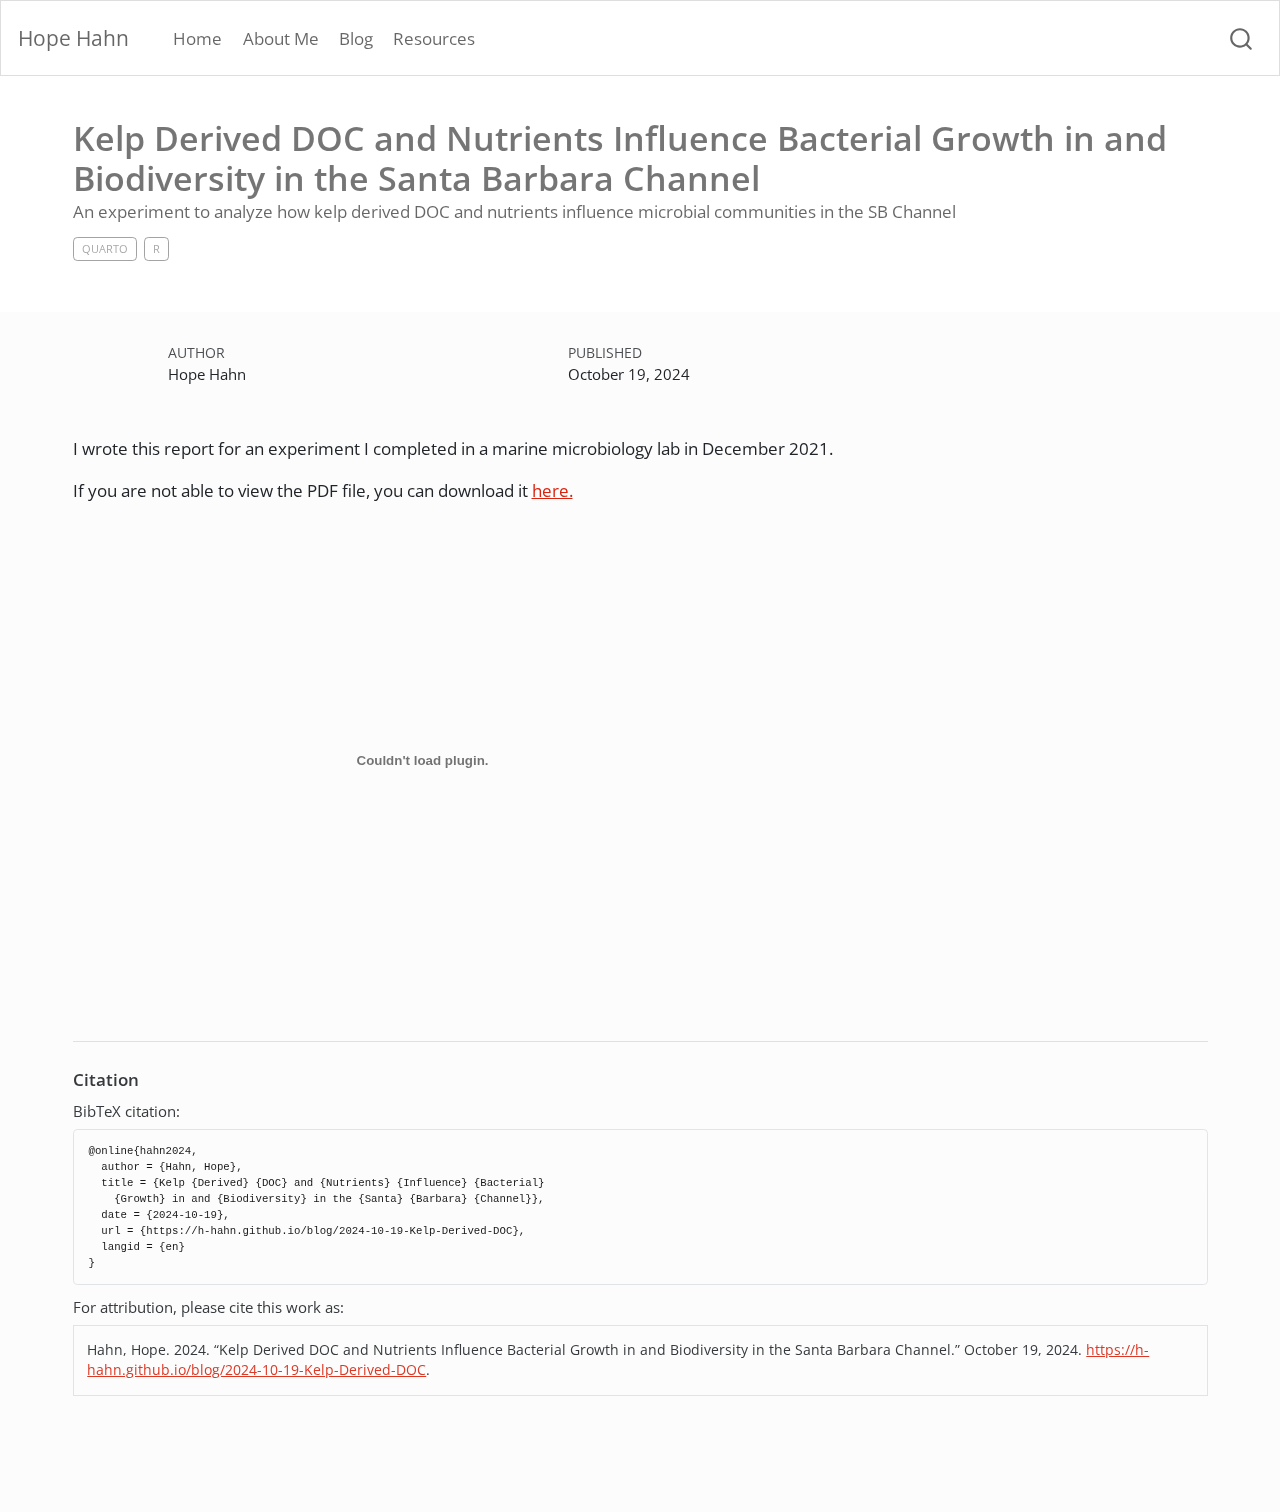
<file: docs/blog/2024-10-19-Kelp-Derived-DOC/index.html>
<!DOCTYPE html>
<html xmlns="http://www.w3.org/1999/xhtml" lang="en" xml:lang="en"><head>

<meta charset="utf-8">
<meta name="generator" content="quarto-1.3.450">

<meta name="viewport" content="width=device-width, initial-scale=1.0, user-scalable=yes">

<meta name="author" content="Hope Hahn">
<meta name="dcterms.date" content="2024-10-19">
<meta name="description" content="An experiment to analyze how kelp derived DOC and nutrients influence microbial communities in the SB Channel">

<title>Hope Hahn - Kelp Derived DOC and Nutrients Influence Bacterial Growth in and Biodiversity in the Santa Barbara Channel</title>
<style>
code{white-space: pre-wrap;}
span.smallcaps{font-variant: small-caps;}
div.columns{display: flex; gap: min(4vw, 1.5em);}
div.column{flex: auto; overflow-x: auto;}
div.hanging-indent{margin-left: 1.5em; text-indent: -1.5em;}
ul.task-list{list-style: none;}
ul.task-list li input[type="checkbox"] {
  width: 0.8em;
  margin: 0 0.8em 0.2em -1em; /* quarto-specific, see https://github.com/quarto-dev/quarto-cli/issues/4556 */ 
  vertical-align: middle;
}
</style>


<script src="../../site_libs/quarto-nav/quarto-nav.js"></script>
<script src="../../site_libs/quarto-nav/headroom.min.js"></script>
<script src="../../site_libs/clipboard/clipboard.min.js"></script>
<script src="../../site_libs/quarto-search/autocomplete.umd.js"></script>
<script src="../../site_libs/quarto-search/fuse.min.js"></script>
<script src="../../site_libs/quarto-search/quarto-search.js"></script>
<meta name="quarto:offset" content="../../">
<link href="../../logo.jpg" rel="icon" type="image/jpeg">
<script src="../../site_libs/quarto-html/quarto.js"></script>
<script src="../../site_libs/quarto-html/popper.min.js"></script>
<script src="../../site_libs/quarto-html/tippy.umd.min.js"></script>
<script src="../../site_libs/quarto-html/anchor.min.js"></script>
<link href="../../site_libs/quarto-html/tippy.css" rel="stylesheet">
<link href="../../site_libs/quarto-html/quarto-syntax-highlighting.css" rel="stylesheet" id="quarto-text-highlighting-styles">
<script src="../../site_libs/bootstrap/bootstrap.min.js"></script>
<link href="../../site_libs/bootstrap/bootstrap-icons.css" rel="stylesheet">
<link href="../../site_libs/bootstrap/bootstrap.min.css" rel="stylesheet" id="quarto-bootstrap" data-mode="light">
<script id="quarto-search-options" type="application/json">{
  "location": "navbar",
  "copy-button": false,
  "collapse-after": 3,
  "panel-placement": "end",
  "type": "overlay",
  "limit": 20,
  "language": {
    "search-no-results-text": "No results",
    "search-matching-documents-text": "matching documents",
    "search-copy-link-title": "Copy link to search",
    "search-hide-matches-text": "Hide additional matches",
    "search-more-match-text": "more match in this document",
    "search-more-matches-text": "more matches in this document",
    "search-clear-button-title": "Clear",
    "search-detached-cancel-button-title": "Cancel",
    "search-submit-button-title": "Submit",
    "search-label": "Search"
  }
}</script>
<!-- GOOGLE FONTS -->
<link href="https://fonts.googleapis.com/css2?family=Montserrat:ital,wght@0,100..900;1,100..900&amp;display=swap" rel="stylesheet">

<link href="https://fonts.googleapis.com/css2?family=Poppins:wght@100;300&amp;display=swap" rel="stylesheet">

<link href="https://fonts.googleapis.com/css2?family=Nunito+Sans:ital,opsz,wght@0,6..12,330;1,6..12,330&amp;display=swap" rel="stylesheet">


<link rel="stylesheet" href="../../styles.css">
</head>

<body class="nav-fixed">

<div id="quarto-search-results"></div>
  <header id="quarto-header" class="headroom fixed-top">
    <nav class="navbar navbar-expand-lg navbar-dark ">
      <div class="navbar-container container-fluid">
      <div class="navbar-brand-container">
    <a class="navbar-brand" href="../../index.html">
    <span class="navbar-title">Hope Hahn</span>
    </a>
  </div>
            <div id="quarto-search" class="" title="Search"></div>
          <button class="navbar-toggler" type="button" data-bs-toggle="collapse" data-bs-target="#navbarCollapse" aria-controls="navbarCollapse" aria-expanded="false" aria-label="Toggle navigation" onclick="if (window.quartoToggleHeadroom) { window.quartoToggleHeadroom(); }">
  <span class="navbar-toggler-icon"></span>
</button>
          <div class="collapse navbar-collapse" id="navbarCollapse">
            <ul class="navbar-nav navbar-nav-scroll me-auto">
  <li class="nav-item">
    <a class="nav-link" href="../../index.html" rel="" target="">
 <span class="menu-text">Home</span></a>
  </li>  
  <li class="nav-item">
    <a class="nav-link" href="../../about.html" rel="" target="">
 <span class="menu-text">About Me</span></a>
  </li>  
  <li class="nav-item">
    <a class="nav-link" href="../../blog.html" rel="" target="">
 <span class="menu-text">Blog</span></a>
  </li>  
  <li class="nav-item">
    <a class="nav-link" href="../../resources.html" rel="" target="">
 <span class="menu-text">Resources</span></a>
  </li>  
</ul>
            <div class="quarto-navbar-tools ms-auto">
</div>
          </div> <!-- /navcollapse -->
      </div> <!-- /container-fluid -->
    </nav>
</header>
<!-- content -->
<header id="title-block-header" class="quarto-title-block default page-columns page-full">
  <div class="quarto-title-banner page-columns page-full">
    <div class="quarto-title column-page">
      <h1 class="title">Kelp Derived DOC and Nutrients Influence Bacterial Growth in and Biodiversity in the Santa Barbara Channel</h1>
                  <div>
        <div class="description">
          An experiment to analyze how kelp derived DOC and nutrients influence microbial communities in the SB Channel
        </div>
      </div>
                          <div class="quarto-categories">
                <div class="quarto-category">Quarto</div>
                <div class="quarto-category">R</div>
              </div>
                  </div>
  </div>
    
  
  <div class="quarto-title-meta">

      <div>
      <div class="quarto-title-meta-heading">Author</div>
      <div class="quarto-title-meta-contents">
               <p><a href="https://h-hahn.github.io/">Hope Hahn</a> </p>
            </div>
    </div>
      
      <div>
      <div class="quarto-title-meta-heading">Published</div>
      <div class="quarto-title-meta-contents">
        <p class="date">October 19, 2024</p>
      </div>
    </div>
    
      
    </div>
    
  
  </header><div id="quarto-content" class="quarto-container page-columns page-rows-contents page-layout-full page-navbar">
<!-- sidebar -->
<!-- margin-sidebar -->
    <div id="quarto-margin-sidebar" class="sidebar margin-sidebar zindex-bottom">
        
    </div>
<!-- main -->
<main class="content quarto-banner-title-block column-page" id="quarto-document-content">




<p>I wrote this report for an experiment I completed in a marine microbiology lab in December 2021.</p>
<object <p="">If you are not able to view the PDF file, you can download it <a href="kelp-report.pdf">here.</a><p></p>
</object>
<p><embed src="kelp-report.pdf" width="700" height="480"></p>



<div id="quarto-appendix" class="default"><section class="quarto-appendix-contents"><h2 class="anchored quarto-appendix-heading">Citation</h2><div><div class="quarto-appendix-secondary-label">BibTeX citation:</div><pre class="sourceCode code-with-copy quarto-appendix-bibtex"><code class="sourceCode bibtex">@online{hahn2024,
  author = {Hahn, Hope},
  title = {Kelp {Derived} {DOC} and {Nutrients} {Influence} {Bacterial}
    {Growth} in and {Biodiversity} in the {Santa} {Barbara} {Channel}},
  date = {2024-10-19},
  url = {https://h-hahn.github.io/blog/2024-10-19-Kelp-Derived-DOC},
  langid = {en}
}
</code><button title="Copy to Clipboard" class="code-copy-button"><i class="bi"></i></button></pre><div class="quarto-appendix-secondary-label">For attribution, please cite this work as:</div><div id="ref-hahn2024" class="csl-entry quarto-appendix-citeas" role="listitem">
Hahn, Hope. 2024. <span>“Kelp Derived DOC and Nutrients Influence
Bacterial Growth in and Biodiversity in the Santa Barbara
Channel.”</span> October 19, 2024. <a href="https://h-hahn.github.io/blog/2024-10-19-Kelp-Derived-DOC">https://h-hahn.github.io/blog/2024-10-19-Kelp-Derived-DOC</a>.
</div></div></section></div></main> <!-- /main -->
<script id="quarto-html-after-body" type="application/javascript">
window.document.addEventListener("DOMContentLoaded", function (event) {
  const toggleBodyColorMode = (bsSheetEl) => {
    const mode = bsSheetEl.getAttribute("data-mode");
    const bodyEl = window.document.querySelector("body");
    if (mode === "dark") {
      bodyEl.classList.add("quarto-dark");
      bodyEl.classList.remove("quarto-light");
    } else {
      bodyEl.classList.add("quarto-light");
      bodyEl.classList.remove("quarto-dark");
    }
  }
  const toggleBodyColorPrimary = () => {
    const bsSheetEl = window.document.querySelector("link#quarto-bootstrap");
    if (bsSheetEl) {
      toggleBodyColorMode(bsSheetEl);
    }
  }
  toggleBodyColorPrimary();  
  const icon = "";
  const anchorJS = new window.AnchorJS();
  anchorJS.options = {
    placement: 'right',
    icon: icon
  };
  anchorJS.add('.anchored');
  const isCodeAnnotation = (el) => {
    for (const clz of el.classList) {
      if (clz.startsWith('code-annotation-')) {                     
        return true;
      }
    }
    return false;
  }
  const clipboard = new window.ClipboardJS('.code-copy-button', {
    text: function(trigger) {
      const codeEl = trigger.previousElementSibling.cloneNode(true);
      for (const childEl of codeEl.children) {
        if (isCodeAnnotation(childEl)) {
          childEl.remove();
        }
      }
      return codeEl.innerText;
    }
  });
  clipboard.on('success', function(e) {
    // button target
    const button = e.trigger;
    // don't keep focus
    button.blur();
    // flash "checked"
    button.classList.add('code-copy-button-checked');
    var currentTitle = button.getAttribute("title");
    button.setAttribute("title", "Copied!");
    let tooltip;
    if (window.bootstrap) {
      button.setAttribute("data-bs-toggle", "tooltip");
      button.setAttribute("data-bs-placement", "left");
      button.setAttribute("data-bs-title", "Copied!");
      tooltip = new bootstrap.Tooltip(button, 
        { trigger: "manual", 
          customClass: "code-copy-button-tooltip",
          offset: [0, -8]});
      tooltip.show();    
    }
    setTimeout(function() {
      if (tooltip) {
        tooltip.hide();
        button.removeAttribute("data-bs-title");
        button.removeAttribute("data-bs-toggle");
        button.removeAttribute("data-bs-placement");
      }
      button.setAttribute("title", currentTitle);
      button.classList.remove('code-copy-button-checked');
    }, 1000);
    // clear code selection
    e.clearSelection();
  });
  function tippyHover(el, contentFn) {
    const config = {
      allowHTML: true,
      content: contentFn,
      maxWidth: 500,
      delay: 100,
      arrow: false,
      appendTo: function(el) {
          return el.parentElement;
      },
      interactive: true,
      interactiveBorder: 10,
      theme: 'quarto',
      placement: 'bottom-start'
    };
    window.tippy(el, config); 
  }
  const noterefs = window.document.querySelectorAll('a[role="doc-noteref"]');
  for (var i=0; i<noterefs.length; i++) {
    const ref = noterefs[i];
    tippyHover(ref, function() {
      // use id or data attribute instead here
      let href = ref.getAttribute('data-footnote-href') || ref.getAttribute('href');
      try { href = new URL(href).hash; } catch {}
      const id = href.replace(/^#\/?/, "");
      const note = window.document.getElementById(id);
      return note.innerHTML;
    });
  }
      let selectedAnnoteEl;
      const selectorForAnnotation = ( cell, annotation) => {
        let cellAttr = 'data-code-cell="' + cell + '"';
        let lineAttr = 'data-code-annotation="' +  annotation + '"';
        const selector = 'span[' + cellAttr + '][' + lineAttr + ']';
        return selector;
      }
      const selectCodeLines = (annoteEl) => {
        const doc = window.document;
        const targetCell = annoteEl.getAttribute("data-target-cell");
        const targetAnnotation = annoteEl.getAttribute("data-target-annotation");
        const annoteSpan = window.document.querySelector(selectorForAnnotation(targetCell, targetAnnotation));
        const lines = annoteSpan.getAttribute("data-code-lines").split(",");
        const lineIds = lines.map((line) => {
          return targetCell + "-" + line;
        })
        let top = null;
        let height = null;
        let parent = null;
        if (lineIds.length > 0) {
            //compute the position of the single el (top and bottom and make a div)
            const el = window.document.getElementById(lineIds[0]);
            top = el.offsetTop;
            height = el.offsetHeight;
            parent = el.parentElement.parentElement;
          if (lineIds.length > 1) {
            const lastEl = window.document.getElementById(lineIds[lineIds.length - 1]);
            const bottom = lastEl.offsetTop + lastEl.offsetHeight;
            height = bottom - top;
          }
          if (top !== null && height !== null && parent !== null) {
            // cook up a div (if necessary) and position it 
            let div = window.document.getElementById("code-annotation-line-highlight");
            if (div === null) {
              div = window.document.createElement("div");
              div.setAttribute("id", "code-annotation-line-highlight");
              div.style.position = 'absolute';
              parent.appendChild(div);
            }
            div.style.top = top - 2 + "px";
            div.style.height = height + 4 + "px";
            let gutterDiv = window.document.getElementById("code-annotation-line-highlight-gutter");
            if (gutterDiv === null) {
              gutterDiv = window.document.createElement("div");
              gutterDiv.setAttribute("id", "code-annotation-line-highlight-gutter");
              gutterDiv.style.position = 'absolute';
              const codeCell = window.document.getElementById(targetCell);
              const gutter = codeCell.querySelector('.code-annotation-gutter');
              gutter.appendChild(gutterDiv);
            }
            gutterDiv.style.top = top - 2 + "px";
            gutterDiv.style.height = height + 4 + "px";
          }
          selectedAnnoteEl = annoteEl;
        }
      };
      const unselectCodeLines = () => {
        const elementsIds = ["code-annotation-line-highlight", "code-annotation-line-highlight-gutter"];
        elementsIds.forEach((elId) => {
          const div = window.document.getElementById(elId);
          if (div) {
            div.remove();
          }
        });
        selectedAnnoteEl = undefined;
      };
      // Attach click handler to the DT
      const annoteDls = window.document.querySelectorAll('dt[data-target-cell]');
      for (const annoteDlNode of annoteDls) {
        annoteDlNode.addEventListener('click', (event) => {
          const clickedEl = event.target;
          if (clickedEl !== selectedAnnoteEl) {
            unselectCodeLines();
            const activeEl = window.document.querySelector('dt[data-target-cell].code-annotation-active');
            if (activeEl) {
              activeEl.classList.remove('code-annotation-active');
            }
            selectCodeLines(clickedEl);
            clickedEl.classList.add('code-annotation-active');
          } else {
            // Unselect the line
            unselectCodeLines();
            clickedEl.classList.remove('code-annotation-active');
          }
        });
      }
  const findCites = (el) => {
    const parentEl = el.parentElement;
    if (parentEl) {
      const cites = parentEl.dataset.cites;
      if (cites) {
        return {
          el,
          cites: cites.split(' ')
        };
      } else {
        return findCites(el.parentElement)
      }
    } else {
      return undefined;
    }
  };
  var bibliorefs = window.document.querySelectorAll('a[role="doc-biblioref"]');
  for (var i=0; i<bibliorefs.length; i++) {
    const ref = bibliorefs[i];
    const citeInfo = findCites(ref);
    if (citeInfo) {
      tippyHover(citeInfo.el, function() {
        var popup = window.document.createElement('div');
        citeInfo.cites.forEach(function(cite) {
          var citeDiv = window.document.createElement('div');
          citeDiv.classList.add('hanging-indent');
          citeDiv.classList.add('csl-entry');
          var biblioDiv = window.document.getElementById('ref-' + cite);
          if (biblioDiv) {
            citeDiv.innerHTML = biblioDiv.innerHTML;
          }
          popup.appendChild(citeDiv);
        });
        return popup.innerHTML;
      });
    }
  }
});
</script>
</div> <!-- /content -->



</body></html>
</file>
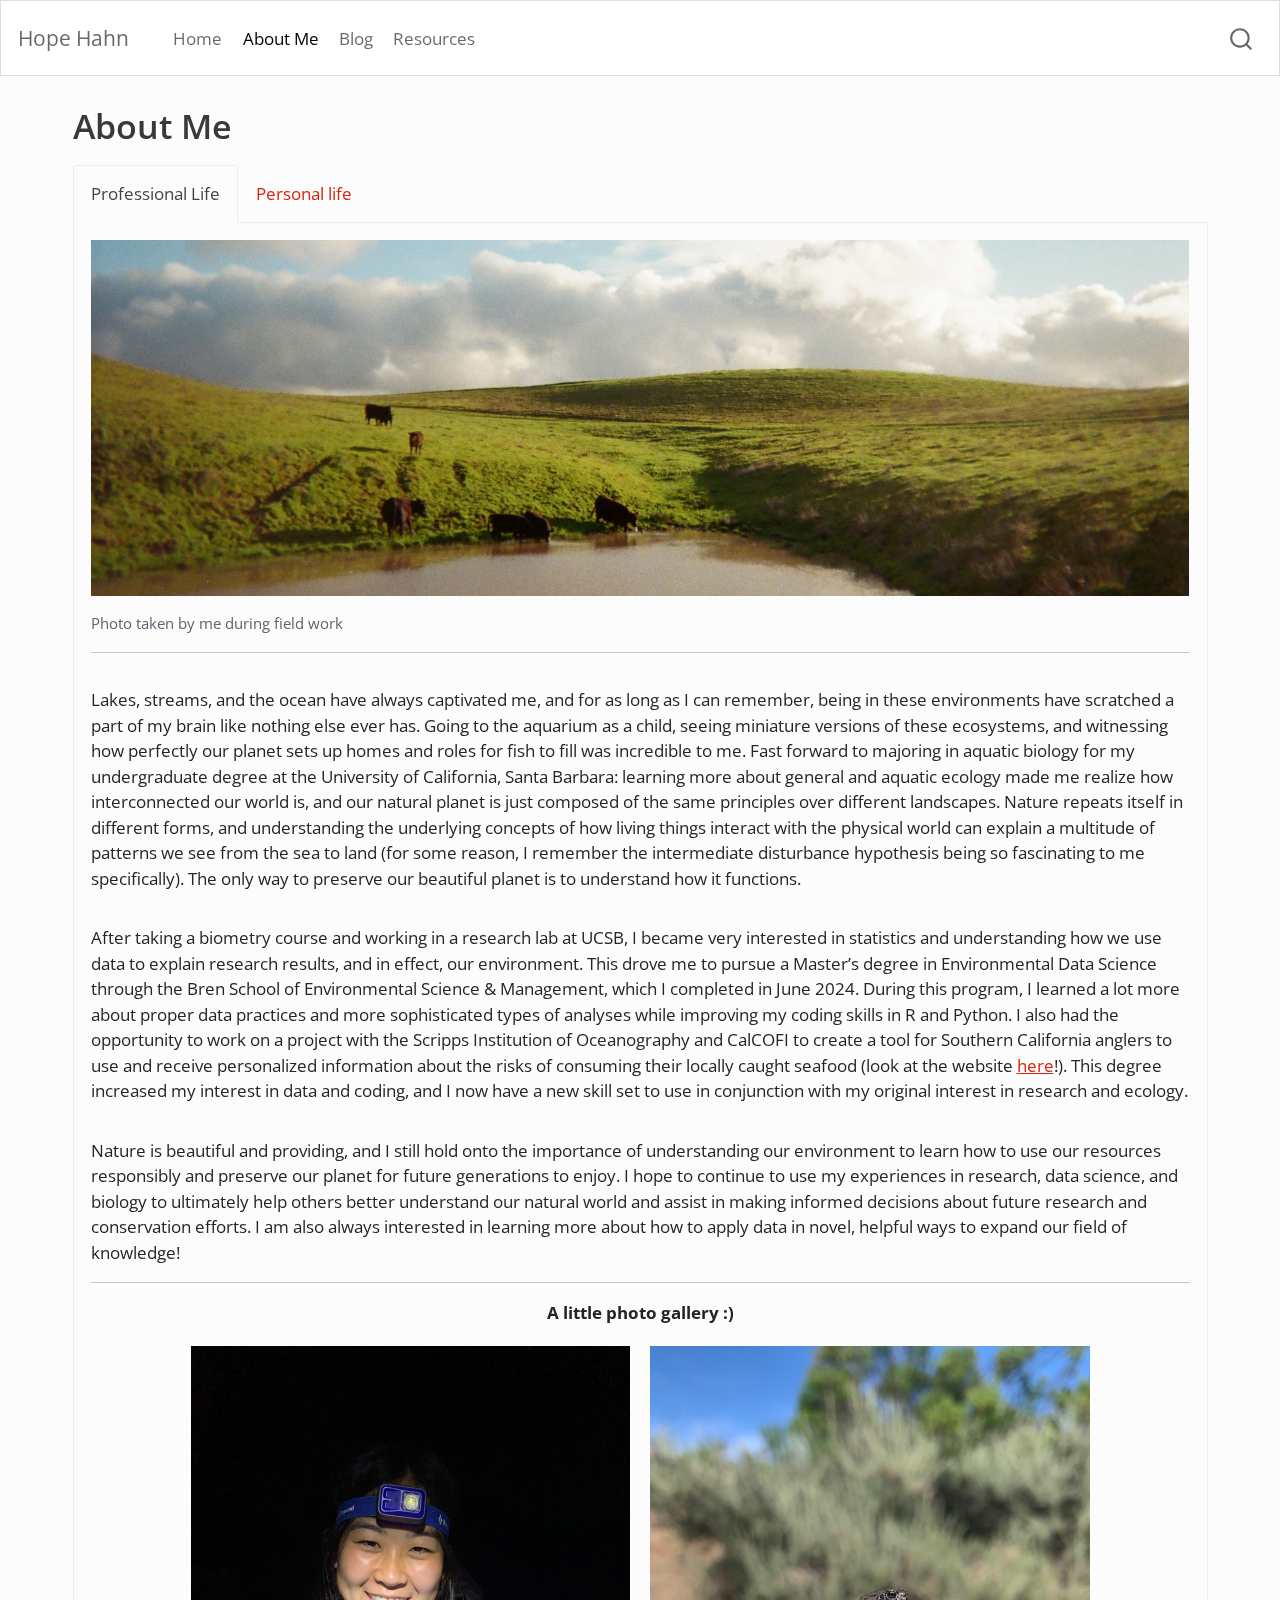
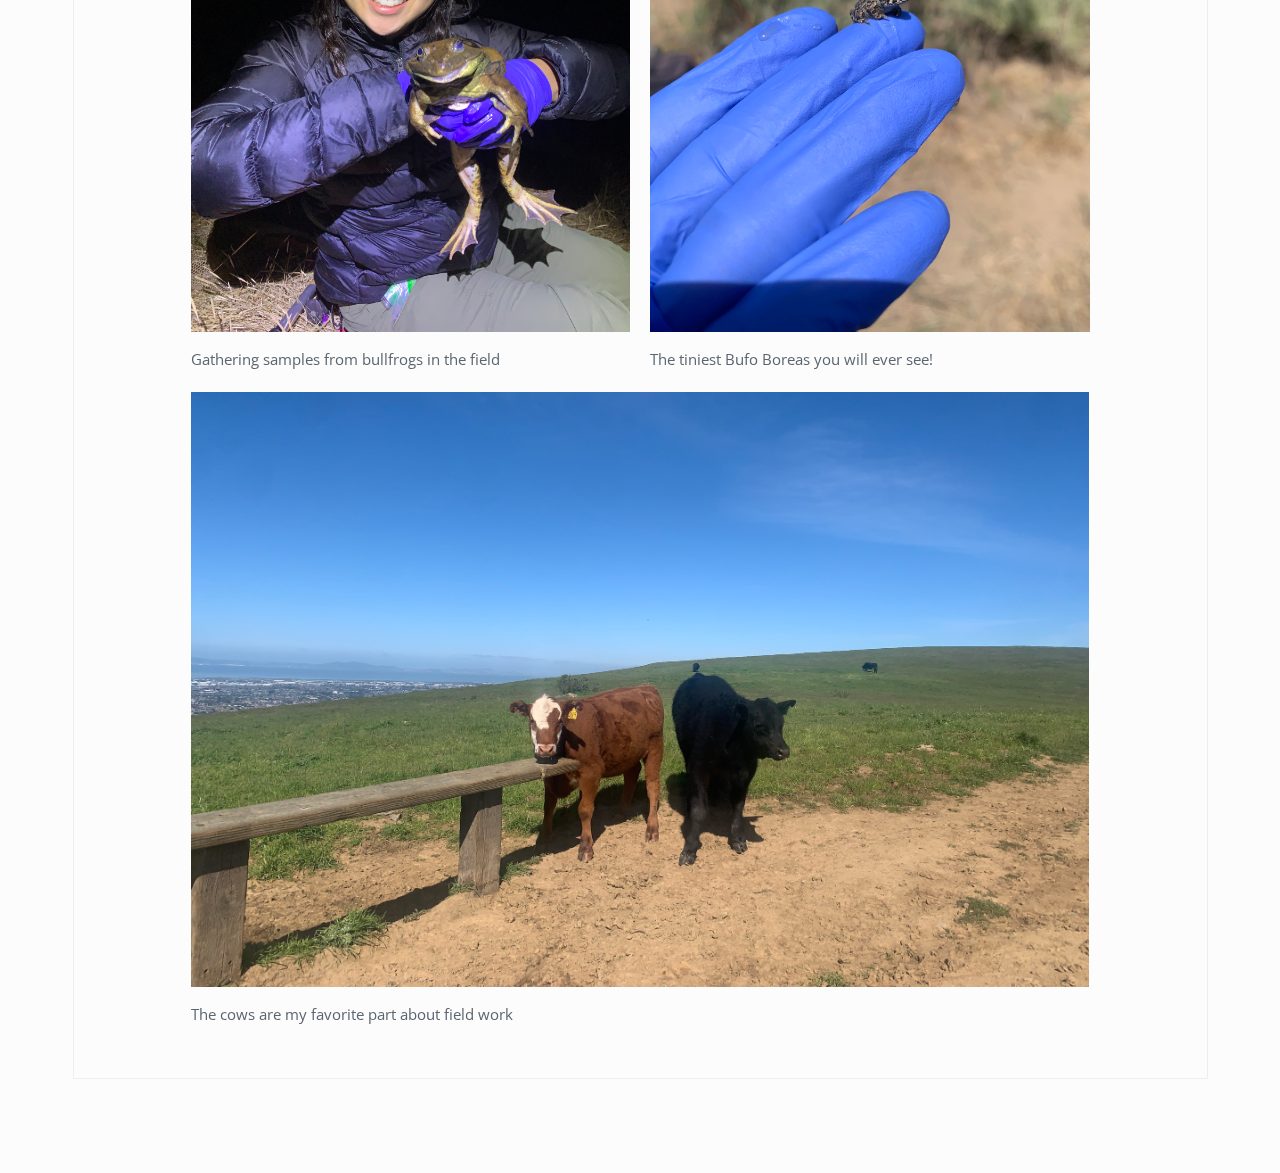
<file: docs/about.html>
<!DOCTYPE html>
<html xmlns="http://www.w3.org/1999/xhtml" lang="en" xml:lang="en"><head>

<meta charset="utf-8">
<meta name="generator" content="quarto-1.3.450">

<meta name="viewport" content="width=device-width, initial-scale=1.0, user-scalable=yes">


<title>Hope Hahn - About Me</title>
<style>
code{white-space: pre-wrap;}
span.smallcaps{font-variant: small-caps;}
div.columns{display: flex; gap: min(4vw, 1.5em);}
div.column{flex: auto; overflow-x: auto;}
div.hanging-indent{margin-left: 1.5em; text-indent: -1.5em;}
ul.task-list{list-style: none;}
ul.task-list li input[type="checkbox"] {
  width: 0.8em;
  margin: 0 0.8em 0.2em -1em; /* quarto-specific, see https://github.com/quarto-dev/quarto-cli/issues/4556 */ 
  vertical-align: middle;
}
</style>


<script src="site_libs/quarto-nav/quarto-nav.js"></script>
<script src="site_libs/quarto-nav/headroom.min.js"></script>
<script src="site_libs/clipboard/clipboard.min.js"></script>
<script src="site_libs/quarto-search/autocomplete.umd.js"></script>
<script src="site_libs/quarto-search/fuse.min.js"></script>
<script src="site_libs/quarto-search/quarto-search.js"></script>
<meta name="quarto:offset" content="./">
<link href="./logo.jpg" rel="icon" type="image/jpeg">
<script src="site_libs/quarto-html/quarto.js"></script>
<script src="site_libs/quarto-html/popper.min.js"></script>
<script src="site_libs/quarto-html/tippy.umd.min.js"></script>
<script src="site_libs/quarto-html/anchor.min.js"></script>
<link href="site_libs/quarto-html/tippy.css" rel="stylesheet">
<link href="site_libs/quarto-html/quarto-syntax-highlighting.css" rel="stylesheet" id="quarto-text-highlighting-styles">
<script src="site_libs/bootstrap/bootstrap.min.js"></script>
<link href="site_libs/bootstrap/bootstrap-icons.css" rel="stylesheet">
<link href="site_libs/bootstrap/bootstrap.min.css" rel="stylesheet" id="quarto-bootstrap" data-mode="light">
<script id="quarto-search-options" type="application/json">{
  "location": "navbar",
  "copy-button": false,
  "collapse-after": 3,
  "panel-placement": "end",
  "type": "overlay",
  "limit": 20,
  "language": {
    "search-no-results-text": "No results",
    "search-matching-documents-text": "matching documents",
    "search-copy-link-title": "Copy link to search",
    "search-hide-matches-text": "Hide additional matches",
    "search-more-match-text": "more match in this document",
    "search-more-matches-text": "more matches in this document",
    "search-clear-button-title": "Clear",
    "search-detached-cancel-button-title": "Cancel",
    "search-submit-button-title": "Submit",
    "search-label": "Search"
  }
}</script>


<link rel="stylesheet" href="styles.css">
</head>

<body class="nav-fixed">

<div id="quarto-search-results"></div>
  <header id="quarto-header" class="headroom fixed-top">
    <nav class="navbar navbar-expand-lg navbar-dark ">
      <div class="navbar-container container-fluid">
      <div class="navbar-brand-container">
    <a class="navbar-brand" href="./index.html">
    <span class="navbar-title">Hope Hahn</span>
    </a>
  </div>
            <div id="quarto-search" class="" title="Search"></div>
          <button class="navbar-toggler" type="button" data-bs-toggle="collapse" data-bs-target="#navbarCollapse" aria-controls="navbarCollapse" aria-expanded="false" aria-label="Toggle navigation" onclick="if (window.quartoToggleHeadroom) { window.quartoToggleHeadroom(); }">
  <span class="navbar-toggler-icon"></span>
</button>
          <div class="collapse navbar-collapse" id="navbarCollapse">
            <ul class="navbar-nav navbar-nav-scroll me-auto">
  <li class="nav-item">
    <a class="nav-link" href="./index.html" rel="" target="">
 <span class="menu-text">Home</span></a>
  </li>  
  <li class="nav-item">
    <a class="nav-link active" href="./about.html" rel="" target="" aria-current="page">
 <span class="menu-text">About Me</span></a>
  </li>  
  <li class="nav-item">
    <a class="nav-link" href="./blog.html" rel="" target="">
 <span class="menu-text">Blog</span></a>
  </li>  
  <li class="nav-item">
    <a class="nav-link" href="./resources.html" rel="" target="">
 <span class="menu-text">Resources</span></a>
  </li>  
</ul>
            <div class="quarto-navbar-tools ms-auto">
</div>
          </div> <!-- /navcollapse -->
      </div> <!-- /container-fluid -->
    </nav>
</header>
<!-- content -->
<div id="quarto-content" class="quarto-container page-columns page-rows-contents page-layout-full page-navbar">
<!-- sidebar -->
<!-- margin-sidebar -->
    <div id="quarto-margin-sidebar" class="sidebar margin-sidebar zindex-bottom">
        
    </div>
<!-- main -->
<main class="content column-page" id="quarto-document-content">

<header id="title-block-header" class="quarto-title-block default">
<div class="quarto-title">
<h1 class="title">About Me</h1>
</div>



<div class="quarto-title-meta">

    
  
    
  </div>
  

</header>

<div class="tabset-margin-container"></div><div class="panel-tabset">
<ul class="nav nav-tabs" role="tablist"><li class="nav-item" role="presentation"><a class="nav-link active" id="tabset-1-1-tab" data-bs-toggle="tab" data-bs-target="#tabset-1-1" role="tab" aria-controls="tabset-1-1" aria-selected="true">Professional Life</a></li><li class="nav-item" role="presentation"><a class="nav-link" id="tabset-1-2-tab" data-bs-toggle="tab" data-bs-target="#tabset-1-2" role="tab" aria-controls="tabset-1-2" aria-selected="false">Personal life</a></li></ul>
<div class="tab-content">
<div id="tabset-1-1" class="tab-pane active" role="tabpanel" aria-labelledby="tabset-1-1-tab">
<div class="quarto-figure quarto-figure-center">
<figure class="figure">
<p><img src="photos/pro_banner.jpg" class="img-fluid figure-img"></p>
<figcaption class="figure-caption">Photo taken by me during field work</figcaption>
</figure>
</div>
<hr>
<p>Lakes, streams, and the ocean have always captivated me, and for as long as I can remember, being in these environments have scratched a part of my brain like nothing else ever has. Going to the aquarium as a child, seeing miniature versions of these ecosystems, and witnessing how perfectly our planet sets up homes and roles for fish to fill was incredible to me. Fast forward to majoring in aquatic biology for my undergraduate degree at the University of California, Santa Barbara: learning more about general and aquatic ecology made me realize how interconnected our world is, and our natural planet is just composed of the same principles over different landscapes. Nature repeats itself in different forms, and understanding the underlying concepts of how living things interact with the physical world can explain a multitude of patterns we see from the sea to land (for some reason, I remember the intermediate disturbance hypothesis being so fascinating to me specifically). The only way to preserve our beautiful planet is to understand how it functions.</p>
<p>After taking a biometry course and working in a research lab at UCSB, I became very interested in statistics and understanding how we use data to explain research results, and in effect, our environment. This drove me to pursue a Master’s degree in Environmental Data Science through the Bren School of Environmental Science &amp; Management, which I completed in June 2024. During this program, I learned a lot more about proper data practices and more sophisticated types of analyses while improving my coding skills in R and Python. I also had the opportunity to work on a project with the Scripps Institution of Oceanography and CalCOFI to create a tool for Southern California anglers to use and receive personalized information about the risks of consuming their locally caught seafood (look at the website <a href="https://shiny.calcofi.io/SaferSeafood/">here</a>!). This degree increased my interest in data and coding, and I now have a new skill set to use in conjunction with my original interest in research and ecology.</p>
<p>Nature is beautiful and providing, and I still hold onto the importance of understanding our environment to learn how to use our resources responsibly and preserve our planet for future generations to enjoy. I hope to continue to use my experiences in research, data science, and biology to ultimately help others better understand our natural world and assist in making informed decisions about future research and conservation efforts. I am also always interested in learning more about how to apply data in novel, helpful ways to expand our field of knowledge!</p>
<hr>
<div style="text-align: center;">
<p><strong>A little photo gallery :)</strong></p>
</div>
<div class="quarto-layout-panel" style="padding-left: 100px; padding-right: 100px;">
<div class="quarto-layout-row quarto-layout-valign-top">
<div class="quarto-layout-cell" style="flex-basis: 50.0%;justify-content: center;">
<div class="quarto-figure quarto-figure-center">
<figure class="figure">
<p><img src="photos/bullfrog.jpg" class="img-fluid figure-img"></p>
<figcaption class="figure-caption">Gathering samples from bullfrogs in the field</figcaption>
</figure>
</div>
</div>
<div class="quarto-layout-cell" style="flex-basis: 50.0%;justify-content: center;">
<div class="quarto-figure quarto-figure-center">
<figure class="figure">
<p><img src="photos/toad.jpg" class="img-fluid figure-img"></p>
<figcaption class="figure-caption">The tiniest Bufo Boreas you will ever see!</figcaption>
</figure>
</div>
</div>
</div>
<div class="quarto-layout-row quarto-layout-valign-top">
<div class="quarto-layout-cell" style="flex-basis: 100.0%;justify-content: center;">
<div class="quarto-figure quarto-figure-center">
<figure class="figure">
<p><img src="photos/cow.jpg" class="img-fluid figure-img"></p>
<figcaption class="figure-caption">The cows are my favorite part about field work</figcaption>
</figure>
</div>
</div>
</div>
</div>
</div>
<div id="tabset-1-2" class="tab-pane" role="tabpanel" aria-labelledby="tabset-1-2-tab">
<div class="quarto-figure quarto-figure-center">
<figure class="figure">
<p><img src="photos/per_banner.jpg" class="img-fluid figure-img"></p>
<figcaption class="figure-caption">Lake Geneva from a disposable camera</figcaption>
</figure>
</div>
<p>If I were to pick a quote to describe my life outside of work it would be “jack of all trades, master of none.”</p>
</div>
</div>
</div>



</main> <!-- /main -->
<script id="quarto-html-after-body" type="application/javascript">
window.document.addEventListener("DOMContentLoaded", function (event) {
  const toggleBodyColorMode = (bsSheetEl) => {
    const mode = bsSheetEl.getAttribute("data-mode");
    const bodyEl = window.document.querySelector("body");
    if (mode === "dark") {
      bodyEl.classList.add("quarto-dark");
      bodyEl.classList.remove("quarto-light");
    } else {
      bodyEl.classList.add("quarto-light");
      bodyEl.classList.remove("quarto-dark");
    }
  }
  const toggleBodyColorPrimary = () => {
    const bsSheetEl = window.document.querySelector("link#quarto-bootstrap");
    if (bsSheetEl) {
      toggleBodyColorMode(bsSheetEl);
    }
  }
  toggleBodyColorPrimary();  
  const icon = "";
  const anchorJS = new window.AnchorJS();
  anchorJS.options = {
    placement: 'right',
    icon: icon
  };
  anchorJS.add('.anchored');
  const isCodeAnnotation = (el) => {
    for (const clz of el.classList) {
      if (clz.startsWith('code-annotation-')) {                     
        return true;
      }
    }
    return false;
  }
  const clipboard = new window.ClipboardJS('.code-copy-button', {
    text: function(trigger) {
      const codeEl = trigger.previousElementSibling.cloneNode(true);
      for (const childEl of codeEl.children) {
        if (isCodeAnnotation(childEl)) {
          childEl.remove();
        }
      }
      return codeEl.innerText;
    }
  });
  clipboard.on('success', function(e) {
    // button target
    const button = e.trigger;
    // don't keep focus
    button.blur();
    // flash "checked"
    button.classList.add('code-copy-button-checked');
    var currentTitle = button.getAttribute("title");
    button.setAttribute("title", "Copied!");
    let tooltip;
    if (window.bootstrap) {
      button.setAttribute("data-bs-toggle", "tooltip");
      button.setAttribute("data-bs-placement", "left");
      button.setAttribute("data-bs-title", "Copied!");
      tooltip = new bootstrap.Tooltip(button, 
        { trigger: "manual", 
          customClass: "code-copy-button-tooltip",
          offset: [0, -8]});
      tooltip.show();    
    }
    setTimeout(function() {
      if (tooltip) {
        tooltip.hide();
        button.removeAttribute("data-bs-title");
        button.removeAttribute("data-bs-toggle");
        button.removeAttribute("data-bs-placement");
      }
      button.setAttribute("title", currentTitle);
      button.classList.remove('code-copy-button-checked');
    }, 1000);
    // clear code selection
    e.clearSelection();
  });
  function tippyHover(el, contentFn) {
    const config = {
      allowHTML: true,
      content: contentFn,
      maxWidth: 500,
      delay: 100,
      arrow: false,
      appendTo: function(el) {
          return el.parentElement;
      },
      interactive: true,
      interactiveBorder: 10,
      theme: 'quarto',
      placement: 'bottom-start'
    };
    window.tippy(el, config); 
  }
  const noterefs = window.document.querySelectorAll('a[role="doc-noteref"]');
  for (var i=0; i<noterefs.length; i++) {
    const ref = noterefs[i];
    tippyHover(ref, function() {
      // use id or data attribute instead here
      let href = ref.getAttribute('data-footnote-href') || ref.getAttribute('href');
      try { href = new URL(href).hash; } catch {}
      const id = href.replace(/^#\/?/, "");
      const note = window.document.getElementById(id);
      return note.innerHTML;
    });
  }
      let selectedAnnoteEl;
      const selectorForAnnotation = ( cell, annotation) => {
        let cellAttr = 'data-code-cell="' + cell + '"';
        let lineAttr = 'data-code-annotation="' +  annotation + '"';
        const selector = 'span[' + cellAttr + '][' + lineAttr + ']';
        return selector;
      }
      const selectCodeLines = (annoteEl) => {
        const doc = window.document;
        const targetCell = annoteEl.getAttribute("data-target-cell");
        const targetAnnotation = annoteEl.getAttribute("data-target-annotation");
        const annoteSpan = window.document.querySelector(selectorForAnnotation(targetCell, targetAnnotation));
        const lines = annoteSpan.getAttribute("data-code-lines").split(",");
        const lineIds = lines.map((line) => {
          return targetCell + "-" + line;
        })
        let top = null;
        let height = null;
        let parent = null;
        if (lineIds.length > 0) {
            //compute the position of the single el (top and bottom and make a div)
            const el = window.document.getElementById(lineIds[0]);
            top = el.offsetTop;
            height = el.offsetHeight;
            parent = el.parentElement.parentElement;
          if (lineIds.length > 1) {
            const lastEl = window.document.getElementById(lineIds[lineIds.length - 1]);
            const bottom = lastEl.offsetTop + lastEl.offsetHeight;
            height = bottom - top;
          }
          if (top !== null && height !== null && parent !== null) {
            // cook up a div (if necessary) and position it 
            let div = window.document.getElementById("code-annotation-line-highlight");
            if (div === null) {
              div = window.document.createElement("div");
              div.setAttribute("id", "code-annotation-line-highlight");
              div.style.position = 'absolute';
              parent.appendChild(div);
            }
            div.style.top = top - 2 + "px";
            div.style.height = height + 4 + "px";
            let gutterDiv = window.document.getElementById("code-annotation-line-highlight-gutter");
            if (gutterDiv === null) {
              gutterDiv = window.document.createElement("div");
              gutterDiv.setAttribute("id", "code-annotation-line-highlight-gutter");
              gutterDiv.style.position = 'absolute';
              const codeCell = window.document.getElementById(targetCell);
              const gutter = codeCell.querySelector('.code-annotation-gutter');
              gutter.appendChild(gutterDiv);
            }
            gutterDiv.style.top = top - 2 + "px";
            gutterDiv.style.height = height + 4 + "px";
          }
          selectedAnnoteEl = annoteEl;
        }
      };
      const unselectCodeLines = () => {
        const elementsIds = ["code-annotation-line-highlight", "code-annotation-line-highlight-gutter"];
        elementsIds.forEach((elId) => {
          const div = window.document.getElementById(elId);
          if (div) {
            div.remove();
          }
        });
        selectedAnnoteEl = undefined;
      };
      // Attach click handler to the DT
      const annoteDls = window.document.querySelectorAll('dt[data-target-cell]');
      for (const annoteDlNode of annoteDls) {
        annoteDlNode.addEventListener('click', (event) => {
          const clickedEl = event.target;
          if (clickedEl !== selectedAnnoteEl) {
            unselectCodeLines();
            const activeEl = window.document.querySelector('dt[data-target-cell].code-annotation-active');
            if (activeEl) {
              activeEl.classList.remove('code-annotation-active');
            }
            selectCodeLines(clickedEl);
            clickedEl.classList.add('code-annotation-active');
          } else {
            // Unselect the line
            unselectCodeLines();
            clickedEl.classList.remove('code-annotation-active');
          }
        });
      }
  const findCites = (el) => {
    const parentEl = el.parentElement;
    if (parentEl) {
      const cites = parentEl.dataset.cites;
      if (cites) {
        return {
          el,
          cites: cites.split(' ')
        };
      } else {
        return findCites(el.parentElement)
      }
    } else {
      return undefined;
    }
  };
  var bibliorefs = window.document.querySelectorAll('a[role="doc-biblioref"]');
  for (var i=0; i<bibliorefs.length; i++) {
    const ref = bibliorefs[i];
    const citeInfo = findCites(ref);
    if (citeInfo) {
      tippyHover(citeInfo.el, function() {
        var popup = window.document.createElement('div');
        citeInfo.cites.forEach(function(cite) {
          var citeDiv = window.document.createElement('div');
          citeDiv.classList.add('hanging-indent');
          citeDiv.classList.add('csl-entry');
          var biblioDiv = window.document.getElementById('ref-' + cite);
          if (biblioDiv) {
            citeDiv.innerHTML = biblioDiv.innerHTML;
          }
          popup.appendChild(citeDiv);
        });
        return popup.innerHTML;
      });
    }
  }
});
</script>
</div> <!-- /content -->



</body></html>
</file>
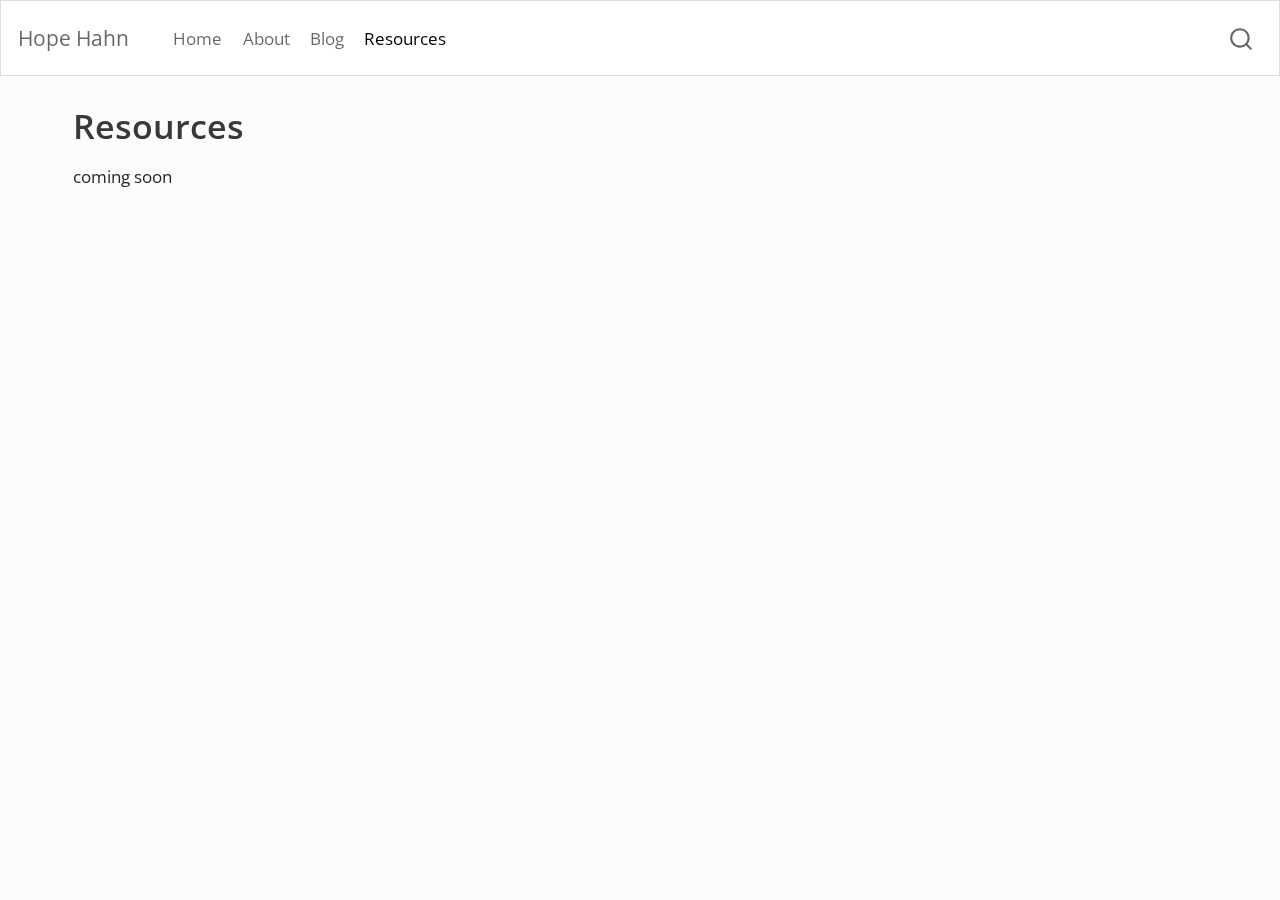
<file: docs/resources.html>
<!DOCTYPE html>
<html xmlns="http://www.w3.org/1999/xhtml" lang="en" xml:lang="en"><head>

<meta charset="utf-8">
<meta name="generator" content="quarto-1.3.450">

<meta name="viewport" content="width=device-width, initial-scale=1.0, user-scalable=yes">


<title>Hope Hahn - Resources</title>
<style>
code{white-space: pre-wrap;}
span.smallcaps{font-variant: small-caps;}
div.columns{display: flex; gap: min(4vw, 1.5em);}
div.column{flex: auto; overflow-x: auto;}
div.hanging-indent{margin-left: 1.5em; text-indent: -1.5em;}
ul.task-list{list-style: none;}
ul.task-list li input[type="checkbox"] {
  width: 0.8em;
  margin: 0 0.8em 0.2em -1em; /* quarto-specific, see https://github.com/quarto-dev/quarto-cli/issues/4556 */ 
  vertical-align: middle;
}
</style>


<script src="site_libs/quarto-nav/quarto-nav.js"></script>
<script src="site_libs/quarto-nav/headroom.min.js"></script>
<script src="site_libs/clipboard/clipboard.min.js"></script>
<script src="site_libs/quarto-search/autocomplete.umd.js"></script>
<script src="site_libs/quarto-search/fuse.min.js"></script>
<script src="site_libs/quarto-search/quarto-search.js"></script>
<meta name="quarto:offset" content="./">
<link href="./logo.jpg" rel="icon" type="image/jpeg">
<script src="site_libs/quarto-html/quarto.js"></script>
<script src="site_libs/quarto-html/popper.min.js"></script>
<script src="site_libs/quarto-html/tippy.umd.min.js"></script>
<script src="site_libs/quarto-html/anchor.min.js"></script>
<link href="site_libs/quarto-html/tippy.css" rel="stylesheet">
<link href="site_libs/quarto-html/quarto-syntax-highlighting.css" rel="stylesheet" id="quarto-text-highlighting-styles">
<script src="site_libs/bootstrap/bootstrap.min.js"></script>
<link href="site_libs/bootstrap/bootstrap-icons.css" rel="stylesheet">
<link href="site_libs/bootstrap/bootstrap.min.css" rel="stylesheet" id="quarto-bootstrap" data-mode="light">
<script id="quarto-search-options" type="application/json">{
  "location": "navbar",
  "copy-button": false,
  "collapse-after": 3,
  "panel-placement": "end",
  "type": "overlay",
  "limit": 20,
  "language": {
    "search-no-results-text": "No results",
    "search-matching-documents-text": "matching documents",
    "search-copy-link-title": "Copy link to search",
    "search-hide-matches-text": "Hide additional matches",
    "search-more-match-text": "more match in this document",
    "search-more-matches-text": "more matches in this document",
    "search-clear-button-title": "Clear",
    "search-detached-cancel-button-title": "Cancel",
    "search-submit-button-title": "Submit",
    "search-label": "Search"
  }
}</script>


<link rel="stylesheet" href="styles.css">
</head>

<body class="nav-fixed">

<div id="quarto-search-results"></div>
  <header id="quarto-header" class="headroom fixed-top">
    <nav class="navbar navbar-expand-lg navbar-dark ">
      <div class="navbar-container container-fluid">
      <div class="navbar-brand-container">
    <a class="navbar-brand" href="./index.html">
    <span class="navbar-title">Hope Hahn</span>
    </a>
  </div>
            <div id="quarto-search" class="" title="Search"></div>
          <button class="navbar-toggler" type="button" data-bs-toggle="collapse" data-bs-target="#navbarCollapse" aria-controls="navbarCollapse" aria-expanded="false" aria-label="Toggle navigation" onclick="if (window.quartoToggleHeadroom) { window.quartoToggleHeadroom(); }">
  <span class="navbar-toggler-icon"></span>
</button>
          <div class="collapse navbar-collapse" id="navbarCollapse">
            <ul class="navbar-nav navbar-nav-scroll me-auto">
  <li class="nav-item">
    <a class="nav-link" href="./index.html" rel="" target="">
 <span class="menu-text">Home</span></a>
  </li>  
  <li class="nav-item">
    <a class="nav-link" href="./about.html" rel="" target="">
 <span class="menu-text">About</span></a>
  </li>  
  <li class="nav-item">
    <a class="nav-link" href="./blog.html" rel="" target="">
 <span class="menu-text">Blog</span></a>
  </li>  
  <li class="nav-item">
    <a class="nav-link active" href="./resources.html" rel="" target="" aria-current="page">
 <span class="menu-text">Resources</span></a>
  </li>  
</ul>
            <div class="quarto-navbar-tools ms-auto">
</div>
          </div> <!-- /navcollapse -->
      </div> <!-- /container-fluid -->
    </nav>
</header>
<!-- content -->
<div id="quarto-content" class="quarto-container page-columns page-rows-contents page-layout-full page-navbar">
<!-- sidebar -->
<!-- margin-sidebar -->
    <div id="quarto-margin-sidebar" class="sidebar margin-sidebar zindex-bottom">
        
    </div>
<!-- main -->
<main class="content column-page" id="quarto-document-content">

<header id="title-block-header" class="quarto-title-block default">
<div class="quarto-title">
<h1 class="title">Resources</h1>
</div>



<div class="quarto-title-meta">

    
  
    
  </div>
  

</header>

<p>coming soon</p>



</main> <!-- /main -->
<script id="quarto-html-after-body" type="application/javascript">
window.document.addEventListener("DOMContentLoaded", function (event) {
  const toggleBodyColorMode = (bsSheetEl) => {
    const mode = bsSheetEl.getAttribute("data-mode");
    const bodyEl = window.document.querySelector("body");
    if (mode === "dark") {
      bodyEl.classList.add("quarto-dark");
      bodyEl.classList.remove("quarto-light");
    } else {
      bodyEl.classList.add("quarto-light");
      bodyEl.classList.remove("quarto-dark");
    }
  }
  const toggleBodyColorPrimary = () => {
    const bsSheetEl = window.document.querySelector("link#quarto-bootstrap");
    if (bsSheetEl) {
      toggleBodyColorMode(bsSheetEl);
    }
  }
  toggleBodyColorPrimary();  
  const icon = "";
  const anchorJS = new window.AnchorJS();
  anchorJS.options = {
    placement: 'right',
    icon: icon
  };
  anchorJS.add('.anchored');
  const isCodeAnnotation = (el) => {
    for (const clz of el.classList) {
      if (clz.startsWith('code-annotation-')) {                     
        return true;
      }
    }
    return false;
  }
  const clipboard = new window.ClipboardJS('.code-copy-button', {
    text: function(trigger) {
      const codeEl = trigger.previousElementSibling.cloneNode(true);
      for (const childEl of codeEl.children) {
        if (isCodeAnnotation(childEl)) {
          childEl.remove();
        }
      }
      return codeEl.innerText;
    }
  });
  clipboard.on('success', function(e) {
    // button target
    const button = e.trigger;
    // don't keep focus
    button.blur();
    // flash "checked"
    button.classList.add('code-copy-button-checked');
    var currentTitle = button.getAttribute("title");
    button.setAttribute("title", "Copied!");
    let tooltip;
    if (window.bootstrap) {
      button.setAttribute("data-bs-toggle", "tooltip");
      button.setAttribute("data-bs-placement", "left");
      button.setAttribute("data-bs-title", "Copied!");
      tooltip = new bootstrap.Tooltip(button, 
        { trigger: "manual", 
          customClass: "code-copy-button-tooltip",
          offset: [0, -8]});
      tooltip.show();    
    }
    setTimeout(function() {
      if (tooltip) {
        tooltip.hide();
        button.removeAttribute("data-bs-title");
        button.removeAttribute("data-bs-toggle");
        button.removeAttribute("data-bs-placement");
      }
      button.setAttribute("title", currentTitle);
      button.classList.remove('code-copy-button-checked');
    }, 1000);
    // clear code selection
    e.clearSelection();
  });
  function tippyHover(el, contentFn) {
    const config = {
      allowHTML: true,
      content: contentFn,
      maxWidth: 500,
      delay: 100,
      arrow: false,
      appendTo: function(el) {
          return el.parentElement;
      },
      interactive: true,
      interactiveBorder: 10,
      theme: 'quarto',
      placement: 'bottom-start'
    };
    window.tippy(el, config); 
  }
  const noterefs = window.document.querySelectorAll('a[role="doc-noteref"]');
  for (var i=0; i<noterefs.length; i++) {
    const ref = noterefs[i];
    tippyHover(ref, function() {
      // use id or data attribute instead here
      let href = ref.getAttribute('data-footnote-href') || ref.getAttribute('href');
      try { href = new URL(href).hash; } catch {}
      const id = href.replace(/^#\/?/, "");
      const note = window.document.getElementById(id);
      return note.innerHTML;
    });
  }
      let selectedAnnoteEl;
      const selectorForAnnotation = ( cell, annotation) => {
        let cellAttr = 'data-code-cell="' + cell + '"';
        let lineAttr = 'data-code-annotation="' +  annotation + '"';
        const selector = 'span[' + cellAttr + '][' + lineAttr + ']';
        return selector;
      }
      const selectCodeLines = (annoteEl) => {
        const doc = window.document;
        const targetCell = annoteEl.getAttribute("data-target-cell");
        const targetAnnotation = annoteEl.getAttribute("data-target-annotation");
        const annoteSpan = window.document.querySelector(selectorForAnnotation(targetCell, targetAnnotation));
        const lines = annoteSpan.getAttribute("data-code-lines").split(",");
        const lineIds = lines.map((line) => {
          return targetCell + "-" + line;
        })
        let top = null;
        let height = null;
        let parent = null;
        if (lineIds.length > 0) {
            //compute the position of the single el (top and bottom and make a div)
            const el = window.document.getElementById(lineIds[0]);
            top = el.offsetTop;
            height = el.offsetHeight;
            parent = el.parentElement.parentElement;
          if (lineIds.length > 1) {
            const lastEl = window.document.getElementById(lineIds[lineIds.length - 1]);
            const bottom = lastEl.offsetTop + lastEl.offsetHeight;
            height = bottom - top;
          }
          if (top !== null && height !== null && parent !== null) {
            // cook up a div (if necessary) and position it 
            let div = window.document.getElementById("code-annotation-line-highlight");
            if (div === null) {
              div = window.document.createElement("div");
              div.setAttribute("id", "code-annotation-line-highlight");
              div.style.position = 'absolute';
              parent.appendChild(div);
            }
            div.style.top = top - 2 + "px";
            div.style.height = height + 4 + "px";
            let gutterDiv = window.document.getElementById("code-annotation-line-highlight-gutter");
            if (gutterDiv === null) {
              gutterDiv = window.document.createElement("div");
              gutterDiv.setAttribute("id", "code-annotation-line-highlight-gutter");
              gutterDiv.style.position = 'absolute';
              const codeCell = window.document.getElementById(targetCell);
              const gutter = codeCell.querySelector('.code-annotation-gutter');
              gutter.appendChild(gutterDiv);
            }
            gutterDiv.style.top = top - 2 + "px";
            gutterDiv.style.height = height + 4 + "px";
          }
          selectedAnnoteEl = annoteEl;
        }
      };
      const unselectCodeLines = () => {
        const elementsIds = ["code-annotation-line-highlight", "code-annotation-line-highlight-gutter"];
        elementsIds.forEach((elId) => {
          const div = window.document.getElementById(elId);
          if (div) {
            div.remove();
          }
        });
        selectedAnnoteEl = undefined;
      };
      // Attach click handler to the DT
      const annoteDls = window.document.querySelectorAll('dt[data-target-cell]');
      for (const annoteDlNode of annoteDls) {
        annoteDlNode.addEventListener('click', (event) => {
          const clickedEl = event.target;
          if (clickedEl !== selectedAnnoteEl) {
            unselectCodeLines();
            const activeEl = window.document.querySelector('dt[data-target-cell].code-annotation-active');
            if (activeEl) {
              activeEl.classList.remove('code-annotation-active');
            }
            selectCodeLines(clickedEl);
            clickedEl.classList.add('code-annotation-active');
          } else {
            // Unselect the line
            unselectCodeLines();
            clickedEl.classList.remove('code-annotation-active');
          }
        });
      }
  const findCites = (el) => {
    const parentEl = el.parentElement;
    if (parentEl) {
      const cites = parentEl.dataset.cites;
      if (cites) {
        return {
          el,
          cites: cites.split(' ')
        };
      } else {
        return findCites(el.parentElement)
      }
    } else {
      return undefined;
    }
  };
  var bibliorefs = window.document.querySelectorAll('a[role="doc-biblioref"]');
  for (var i=0; i<bibliorefs.length; i++) {
    const ref = bibliorefs[i];
    const citeInfo = findCites(ref);
    if (citeInfo) {
      tippyHover(citeInfo.el, function() {
        var popup = window.document.createElement('div');
        citeInfo.cites.forEach(function(cite) {
          var citeDiv = window.document.createElement('div');
          citeDiv.classList.add('hanging-indent');
          citeDiv.classList.add('csl-entry');
          var biblioDiv = window.document.getElementById('ref-' + cite);
          if (biblioDiv) {
            citeDiv.innerHTML = biblioDiv.innerHTML;
          }
          popup.appendChild(citeDiv);
        });
        return popup.innerHTML;
      });
    }
  }
});
</script>
</div> <!-- /content -->



</body></html>
</file>
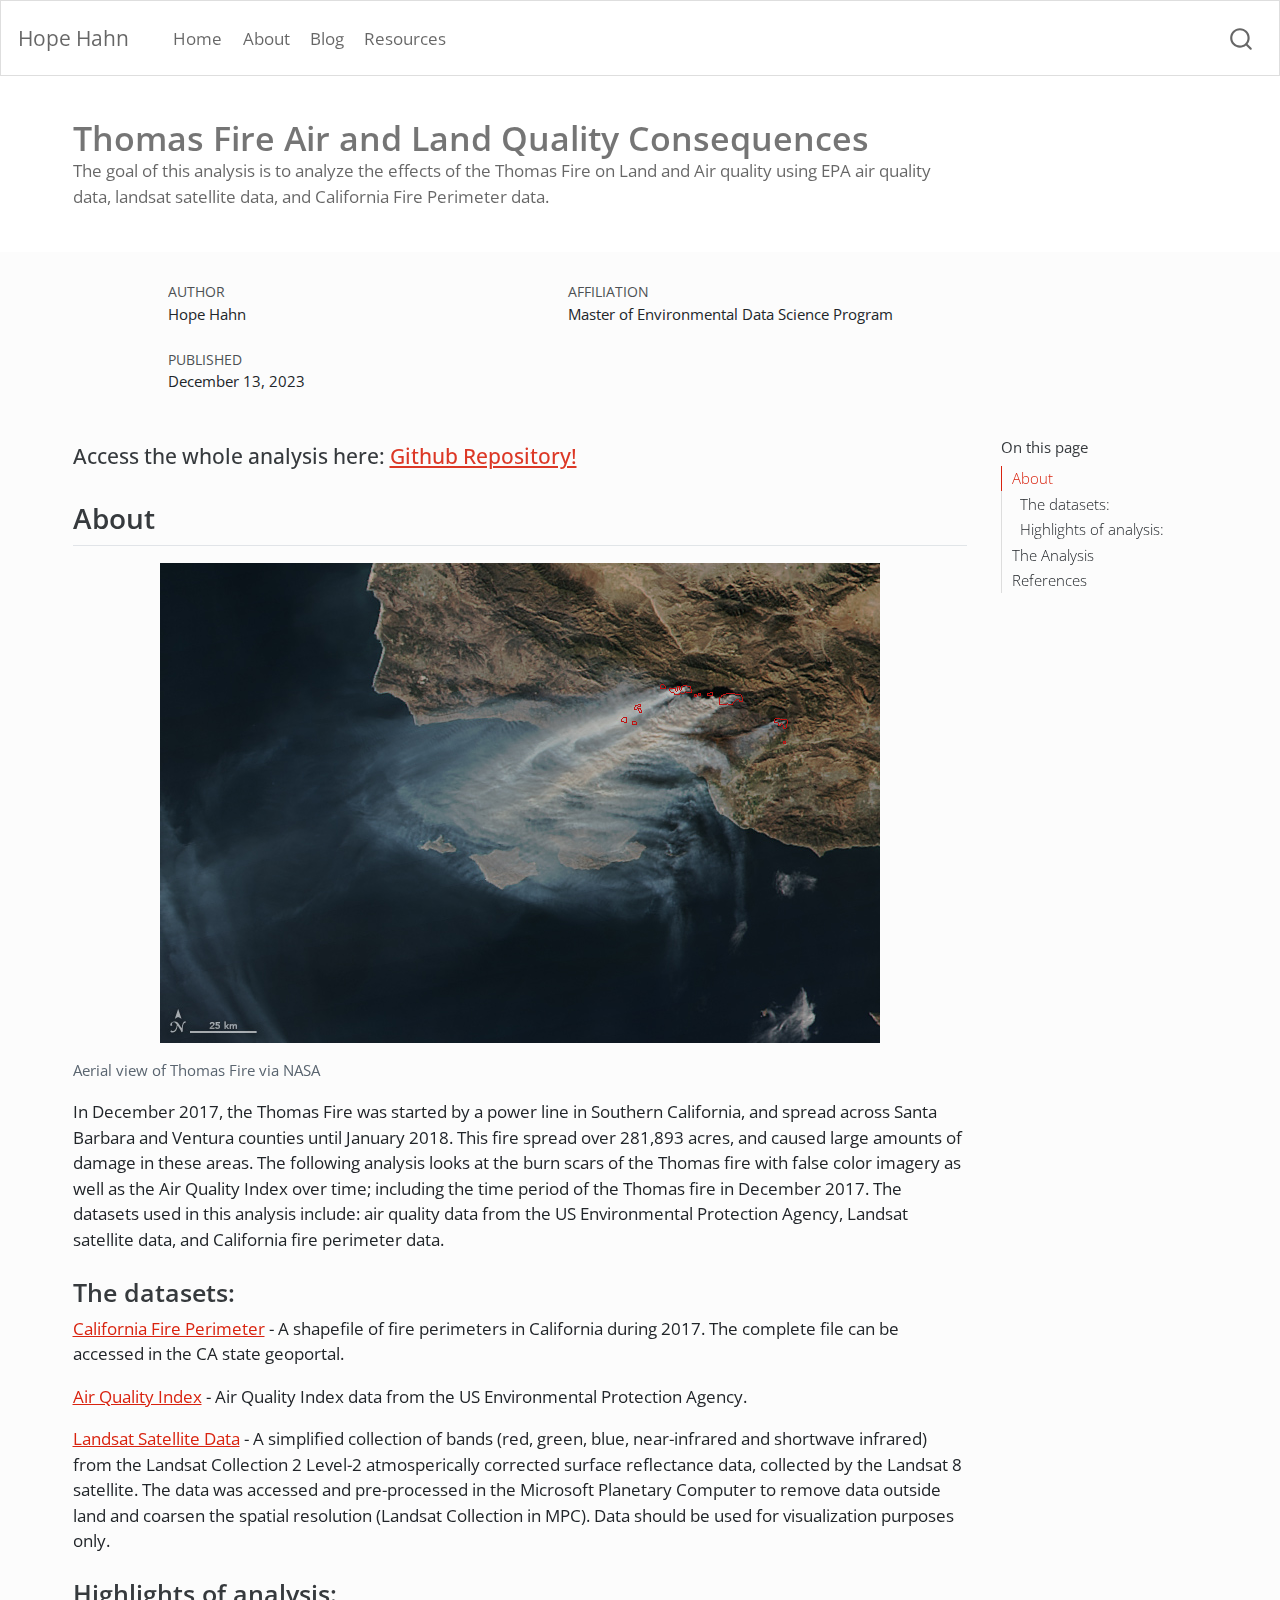
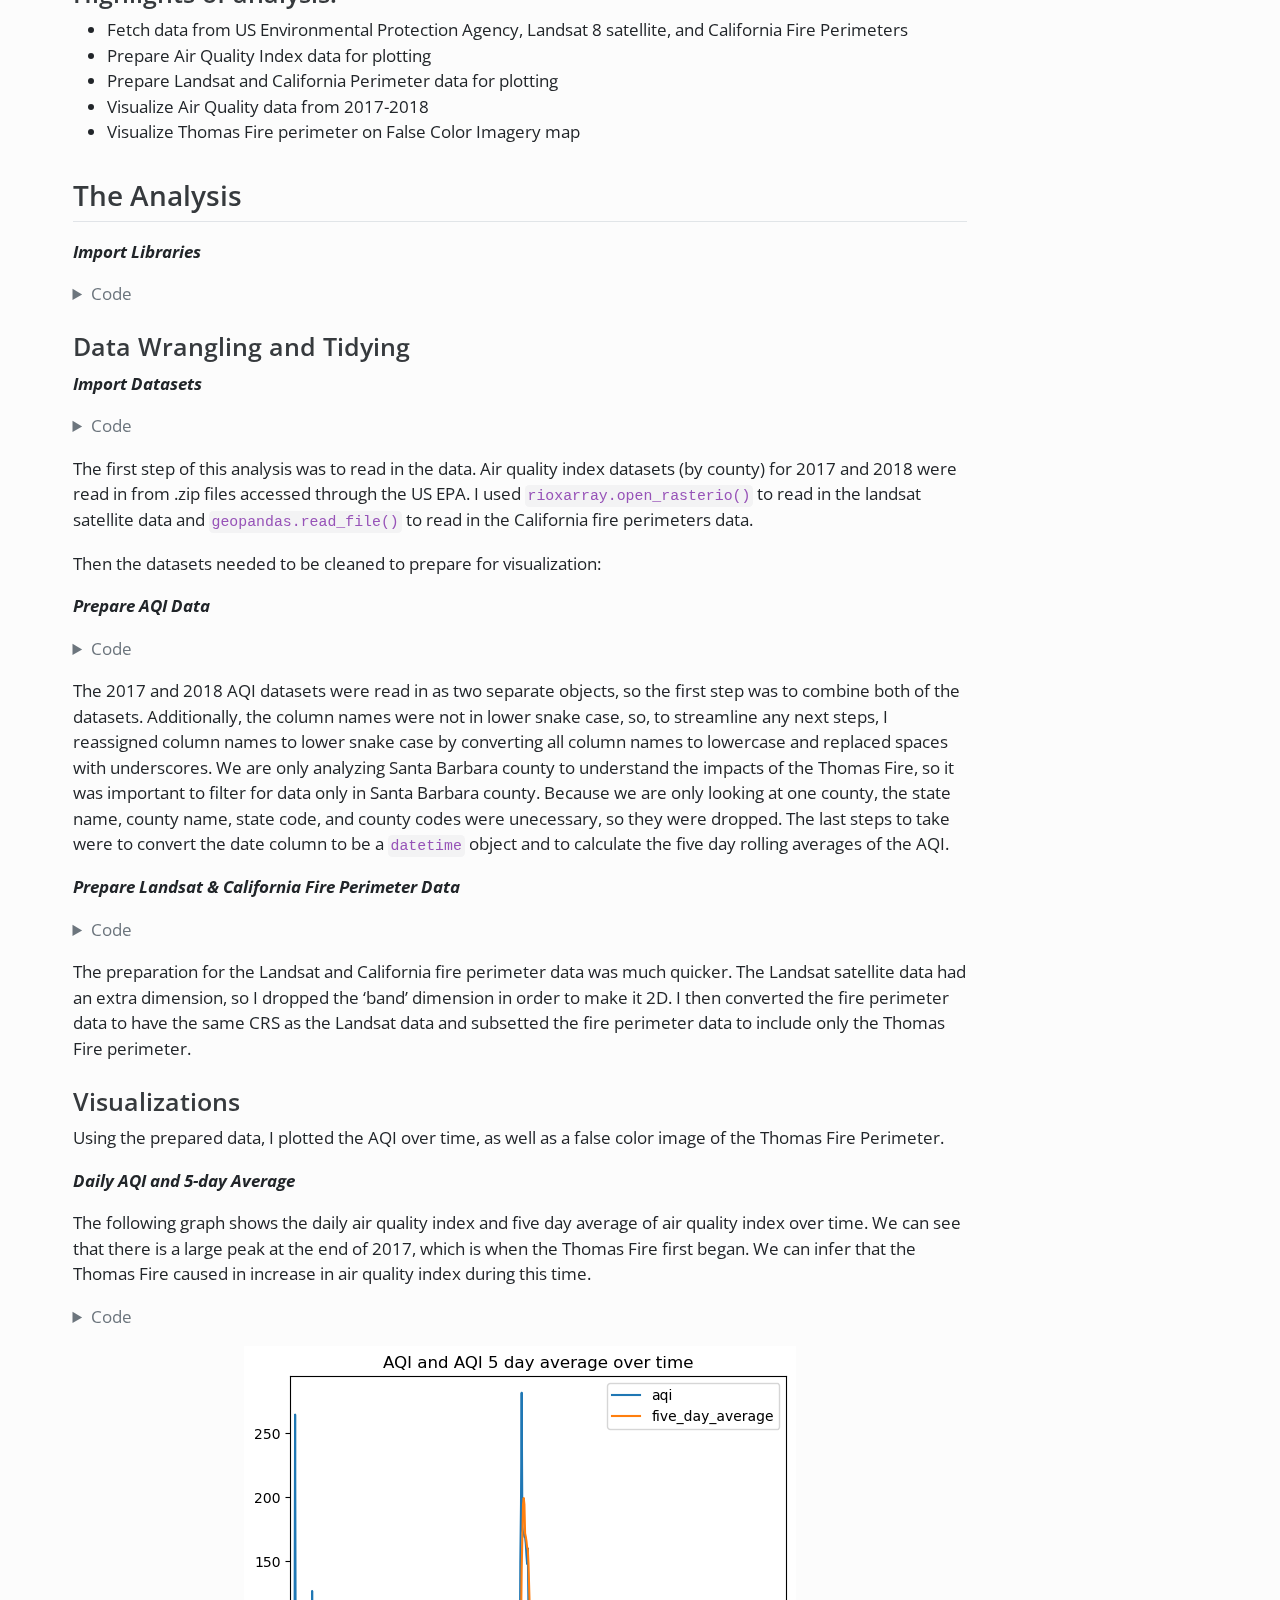
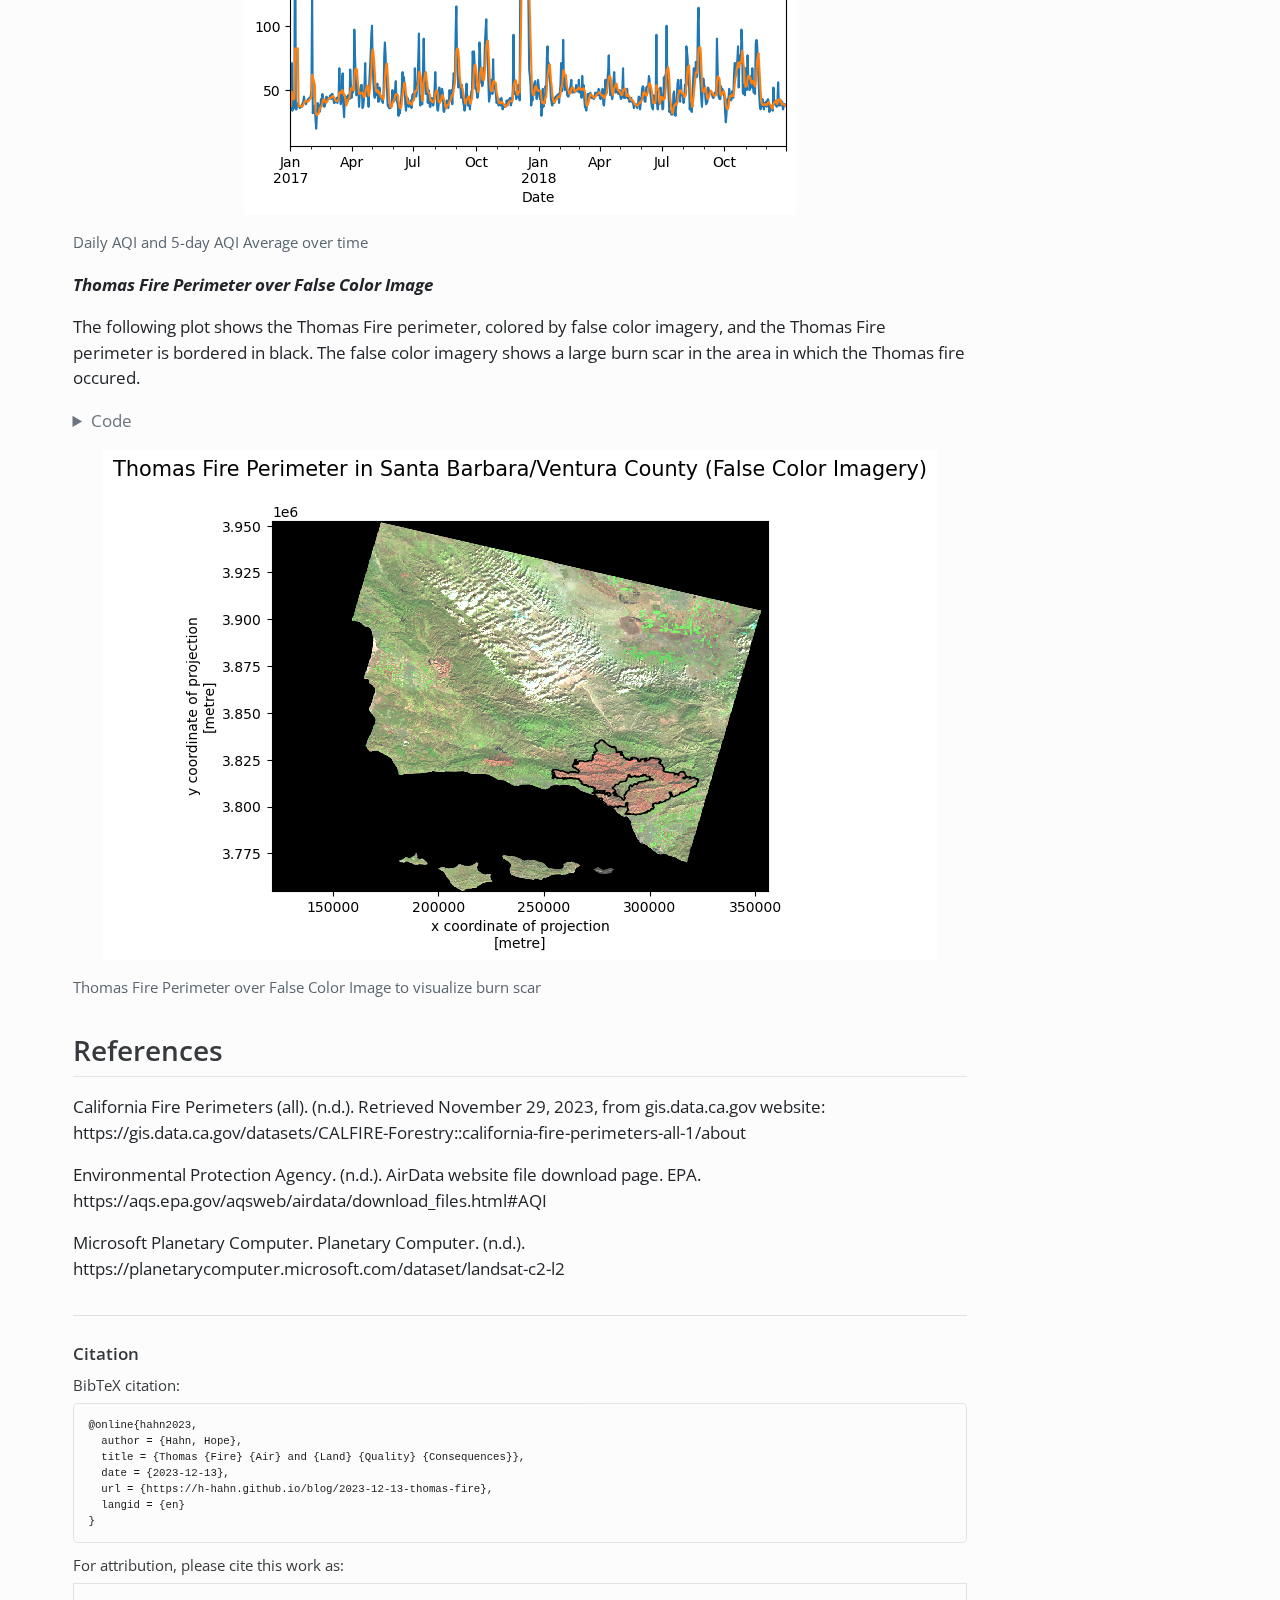
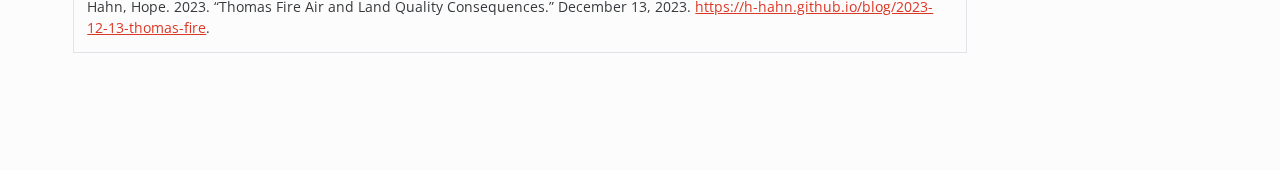
<file: docs/blog/python-notebook-render/2023-12-13-thomas-fire.html>
<!DOCTYPE html>
<html xmlns="http://www.w3.org/1999/xhtml" lang="en" xml:lang="en"><head>

<meta charset="utf-8">
<meta name="generator" content="quarto-1.3.450">

<meta name="viewport" content="width=device-width, initial-scale=1.0, user-scalable=yes">

<meta name="author" content="Hope Hahn">
<meta name="dcterms.date" content="2023-12-13">
<meta name="description" content="The goal of this analysis is to analyze the effects of the Thomas Fire on Land and Air quality using EPA air quality data, landsat satellite data, and California Fire Perimeter data.">

<title>Hope Hahn - Thomas Fire Air and Land Quality Consequences</title>
<style>
code{white-space: pre-wrap;}
span.smallcaps{font-variant: small-caps;}
div.columns{display: flex; gap: min(4vw, 1.5em);}
div.column{flex: auto; overflow-x: auto;}
div.hanging-indent{margin-left: 1.5em; text-indent: -1.5em;}
ul.task-list{list-style: none;}
ul.task-list li input[type="checkbox"] {
  width: 0.8em;
  margin: 0 0.8em 0.2em -1em; /* quarto-specific, see https://github.com/quarto-dev/quarto-cli/issues/4556 */ 
  vertical-align: middle;
}
/* CSS for syntax highlighting */
pre > code.sourceCode { white-space: pre; position: relative; }
pre > code.sourceCode > span { display: inline-block; line-height: 1.25; }
pre > code.sourceCode > span:empty { height: 1.2em; }
.sourceCode { overflow: visible; }
code.sourceCode > span { color: inherit; text-decoration: inherit; }
div.sourceCode { margin: 1em 0; }
pre.sourceCode { margin: 0; }
@media screen {
div.sourceCode { overflow: auto; }
}
@media print {
pre > code.sourceCode { white-space: pre-wrap; }
pre > code.sourceCode > span { text-indent: -5em; padding-left: 5em; }
}
pre.numberSource code
  { counter-reset: source-line 0; }
pre.numberSource code > span
  { position: relative; left: -4em; counter-increment: source-line; }
pre.numberSource code > span > a:first-child::before
  { content: counter(source-line);
    position: relative; left: -1em; text-align: right; vertical-align: baseline;
    border: none; display: inline-block;
    -webkit-touch-callout: none; -webkit-user-select: none;
    -khtml-user-select: none; -moz-user-select: none;
    -ms-user-select: none; user-select: none;
    padding: 0 4px; width: 4em;
  }
pre.numberSource { margin-left: 3em;  padding-left: 4px; }
div.sourceCode
  {   }
@media screen {
pre > code.sourceCode > span > a:first-child::before { text-decoration: underline; }
}
</style>


<script src="../../site_libs/quarto-nav/quarto-nav.js"></script>
<script src="../../site_libs/quarto-nav/headroom.min.js"></script>
<script src="../../site_libs/clipboard/clipboard.min.js"></script>
<script src="../../site_libs/quarto-search/autocomplete.umd.js"></script>
<script src="../../site_libs/quarto-search/fuse.min.js"></script>
<script src="../../site_libs/quarto-search/quarto-search.js"></script>
<meta name="quarto:offset" content="../../">
<link href="../../logo.jpg" rel="icon" type="image/jpeg">
<script src="../../site_libs/quarto-html/quarto.js"></script>
<script src="../../site_libs/quarto-html/popper.min.js"></script>
<script src="../../site_libs/quarto-html/tippy.umd.min.js"></script>
<script src="../../site_libs/quarto-html/anchor.min.js"></script>
<link href="../../site_libs/quarto-html/tippy.css" rel="stylesheet">
<link href="../../site_libs/quarto-html/quarto-syntax-highlighting.css" rel="stylesheet" id="quarto-text-highlighting-styles">
<script src="../../site_libs/bootstrap/bootstrap.min.js"></script>
<link href="../../site_libs/bootstrap/bootstrap-icons.css" rel="stylesheet">
<link href="../../site_libs/bootstrap/bootstrap.min.css" rel="stylesheet" id="quarto-bootstrap" data-mode="light">
<script id="quarto-search-options" type="application/json">{
  "location": "navbar",
  "copy-button": false,
  "collapse-after": 3,
  "panel-placement": "end",
  "type": "overlay",
  "limit": 20,
  "language": {
    "search-no-results-text": "No results",
    "search-matching-documents-text": "matching documents",
    "search-copy-link-title": "Copy link to search",
    "search-hide-matches-text": "Hide additional matches",
    "search-more-match-text": "more match in this document",
    "search-more-matches-text": "more matches in this document",
    "search-clear-button-title": "Clear",
    "search-detached-cancel-button-title": "Cancel",
    "search-submit-button-title": "Submit",
    "search-label": "Search"
  }
}</script>


<link rel="stylesheet" href="../../styles.css">
</head>

<body class="nav-fixed">

<div id="quarto-search-results"></div>
  <header id="quarto-header" class="headroom fixed-top">
    <nav class="navbar navbar-expand-lg navbar-dark ">
      <div class="navbar-container container-fluid">
      <div class="navbar-brand-container">
    <a class="navbar-brand" href="../../index.html">
    <span class="navbar-title">Hope Hahn</span>
    </a>
  </div>
            <div id="quarto-search" class="" title="Search"></div>
          <button class="navbar-toggler" type="button" data-bs-toggle="collapse" data-bs-target="#navbarCollapse" aria-controls="navbarCollapse" aria-expanded="false" aria-label="Toggle navigation" onclick="if (window.quartoToggleHeadroom) { window.quartoToggleHeadroom(); }">
  <span class="navbar-toggler-icon"></span>
</button>
          <div class="collapse navbar-collapse" id="navbarCollapse">
            <ul class="navbar-nav navbar-nav-scroll me-auto">
  <li class="nav-item">
    <a class="nav-link" href="../../index.html" rel="" target="">
 <span class="menu-text">Home</span></a>
  </li>  
  <li class="nav-item">
    <a class="nav-link" href="../../about.html" rel="" target="">
 <span class="menu-text">About</span></a>
  </li>  
  <li class="nav-item">
    <a class="nav-link" href="../../blog.html" rel="" target="">
 <span class="menu-text">Blog</span></a>
  </li>  
  <li class="nav-item">
    <a class="nav-link" href="../../resources.html" rel="" target="">
 <span class="menu-text">Resources</span></a>
  </li>  
</ul>
            <div class="quarto-navbar-tools ms-auto">
</div>
          </div> <!-- /navcollapse -->
      </div> <!-- /container-fluid -->
    </nav>
</header>
<!-- content -->
<header id="title-block-header" class="quarto-title-block default page-columns page-full">
  <div class="quarto-title-banner page-columns page-full">
    <div class="quarto-title column-page-left">
      <h1 class="title">Thomas Fire Air and Land Quality Consequences</h1>
                  <div>
        <div class="description">
          The goal of this analysis is to analyze the effects of the Thomas Fire on Land and Air quality using EPA air quality data, landsat satellite data, and California Fire Perimeter data.
        </div>
      </div>
                </div>
  </div>
    
  <div class="quarto-title-meta-author">
    <div class="quarto-title-meta-heading">Author</div>
    <div class="quarto-title-meta-heading">Affiliation</div>
    
      <div class="quarto-title-meta-contents">
      <p class="author"><a href="https://h-hahn.github.io/">Hope Hahn</a> </p>
    </div>
      <div class="quarto-title-meta-contents">
          <p class="affiliation">
              <a href="https://ucsb-meds.github.io/">
              Master of Environmental Data Science Program
              </a>
            </p>
        </div>
      </div>

  <div class="quarto-title-meta">

        
      <div>
      <div class="quarto-title-meta-heading">Published</div>
      <div class="quarto-title-meta-contents">
        <p class="date">December 13, 2023</p>
      </div>
    </div>
    
      
    </div>
    
  
  </header><div id="quarto-content" class="quarto-container page-columns page-rows-contents page-layout-full page-navbar">
<!-- sidebar -->
<!-- margin-sidebar -->
    <div id="quarto-margin-sidebar" class="sidebar margin-sidebar">
        <nav id="TOC" role="doc-toc" class="toc-active">
    <h2 id="toc-title">On this page</h2>
   
  <ul>
  <li><a href="#about" id="toc-about" class="nav-link active" data-scroll-target="#about">About</a>
  <ul class="collapse">
  <li><a href="#the-datasets" id="toc-the-datasets" class="nav-link" data-scroll-target="#the-datasets">The datasets:</a></li>
  <li><a href="#highlights-of-analysis" id="toc-highlights-of-analysis" class="nav-link" data-scroll-target="#highlights-of-analysis">Highlights of analysis:</a></li>
  </ul></li>
  <li><a href="#the-analysis" id="toc-the-analysis" class="nav-link" data-scroll-target="#the-analysis">The Analysis</a>
  <ul class="collapse">
  <li><a href="#data-wrangling-and-tidying" id="toc-data-wrangling-and-tidying" class="nav-link" data-scroll-target="#data-wrangling-and-tidying">Data Wrangling and Tidying</a></li>
  <li><a href="#visualizations" id="toc-visualizations" class="nav-link" data-scroll-target="#visualizations">Visualizations</a></li>
  </ul></li>
  <li><a href="#references" id="toc-references" class="nav-link" data-scroll-target="#references">References</a></li>
  </ul>
</nav>
    </div>
<!-- main -->
<main class="content quarto-banner-title-block column-page-left" id="quarto-document-content">




<section id="access-the-whole-analysis-here-github-repository" class="level4">
<h4 class="anchored" data-anchor-id="access-the-whole-analysis-here-github-repository">Access the whole analysis here: <a href="https://github.com/h-hahn/eds220-thomas-fire">Github Repository!</a></h4>
</section>
<section id="about" class="level2">
<h2 class="anchored" data-anchor-id="about">About</h2>
<div class="quarto-figure quarto-figure-center">
<figure class="figure">
<p><img src="california_vir_2017348.jpg" class="img-fluid figure-img"></p>
<figcaption class="figure-caption">Aerial view of Thomas Fire via NASA</figcaption>
</figure>
</div>
<p>In December 2017, the Thomas Fire was started by a power line in Southern California, and spread across Santa Barbara and Ventura counties until January 2018. This fire spread over 281,893 acres, and caused large amounts of damage in these areas. The following analysis looks at the burn scars of the Thomas fire with false color imagery as well as the Air Quality Index over time; including the time period of the Thomas fire in December 2017. The datasets used in this analysis include: air quality data from the US Environmental Protection Agency, Landsat satellite data, and California fire perimeter data.</p>
<section id="the-datasets" class="level3">
<h3 class="anchored" data-anchor-id="the-datasets">The datasets:</h3>
<p><a href="https://gis.data.ca.gov/datasets/CALFIRE-Forestry::california-fire-perimeters-all-1/about">California Fire Perimeter</a> - A shapefile of fire perimeters in California during 2017. The complete file can be accessed in the CA state geoportal.</p>
<p><a href="https://aqs.epa.gov/aqsweb/airdata/download_files.html#AQI">Air Quality Index</a> - Air Quality Index data from the US Environmental Protection Agency.</p>
<p><a href="https://planetarycomputer.microsoft.com/dataset/landsat-c2-l2">Landsat Satellite Data</a> - A simplified collection of bands (red, green, blue, near-infrared and shortwave infrared) from the Landsat Collection 2 Level-2 atmosperically corrected surface reflectance data, collected by the Landsat 8 satellite. The data was accessed and pre-processed in the Microsoft Planetary Computer to remove data outside land and coarsen the spatial resolution (Landsat Collection in MPC). Data should be used for visualization purposes only.</p>
</section>
<section id="highlights-of-analysis" class="level3">
<h3 class="anchored" data-anchor-id="highlights-of-analysis">Highlights of analysis:</h3>
<ul>
<li>Fetch data from US Environmental Protection Agency, Landsat 8 satellite, and California Fire Perimeters</li>
<li>Prepare Air Quality Index data for plotting</li>
<li>Prepare Landsat and California Perimeter data for plotting</li>
<li>Visualize Air Quality data from 2017-2018</li>
<li>Visualize Thomas Fire perimeter on False Color Imagery map</li>
</ul>
</section>
</section>
<section id="the-analysis" class="level2">
<h2 class="anchored" data-anchor-id="the-analysis">The Analysis</h2>
<p><strong><em>Import Libraries</em></strong></p>
<div class="cell">
<details>
<summary>Code</summary>
<div class="sourceCode cell-code" id="cb1"><pre class="sourceCode python code-with-copy"><code class="sourceCode python"><span id="cb1-1"><a href="#cb1-1" aria-hidden="true" tabindex="-1"></a><span class="im">import</span> pandas <span class="im">as</span> pd</span>
<span id="cb1-2"><a href="#cb1-2" aria-hidden="true" tabindex="-1"></a><span class="im">import</span> os</span>
<span id="cb1-3"><a href="#cb1-3" aria-hidden="true" tabindex="-1"></a><span class="im">import</span> rioxarray <span class="im">as</span> rioxr</span>
<span id="cb1-4"><a href="#cb1-4" aria-hidden="true" tabindex="-1"></a><span class="im">import</span> geopandas <span class="im">as</span> gpd</span>
<span id="cb1-5"><a href="#cb1-5" aria-hidden="true" tabindex="-1"></a><span class="im">import</span> matplotlib.pyplot <span class="im">as</span> plt</span></code><button title="Copy to Clipboard" class="code-copy-button"><i class="bi"></i></button></pre></div>
</details>
</div>
<section id="data-wrangling-and-tidying" class="level3">
<h3 class="anchored" data-anchor-id="data-wrangling-and-tidying">Data Wrangling and Tidying</h3>
<p><strong><em>Import Datasets</em></strong></p>
<div class="cell">
<details>
<summary>Code</summary>
<div class="sourceCode cell-code" id="cb2"><pre class="sourceCode python code-with-copy"><code class="sourceCode python"><span id="cb2-1"><a href="#cb2-1" aria-hidden="true" tabindex="-1"></a><span class="co"># read in data for 2017 daily AQI by county</span></span>
<span id="cb2-2"><a href="#cb2-2" aria-hidden="true" tabindex="-1"></a>aqi_17 <span class="op">=</span> pd.read_csv(<span class="st">'https://aqs.epa.gov/aqsweb/airdata/daily_aqi_by_county_2017.zip'</span>)</span>
<span id="cb2-3"><a href="#cb2-3" aria-hidden="true" tabindex="-1"></a></span>
<span id="cb2-4"><a href="#cb2-4" aria-hidden="true" tabindex="-1"></a><span class="co"># read data for 2018 Daily AQI by county</span></span>
<span id="cb2-5"><a href="#cb2-5" aria-hidden="true" tabindex="-1"></a>aqi_18 <span class="op">=</span> pd.read_csv(<span class="st">'https://aqs.epa.gov/aqsweb/airdata/daily_aqi_by_county_2018.zip'</span>)</span>
<span id="cb2-6"><a href="#cb2-6" aria-hidden="true" tabindex="-1"></a></span>
<span id="cb2-7"><a href="#cb2-7" aria-hidden="true" tabindex="-1"></a><span class="co"># import landsat file</span></span>
<span id="cb2-8"><a href="#cb2-8" aria-hidden="true" tabindex="-1"></a>landsat1 <span class="op">=</span> os.path.join(os.getcwd(),<span class="st">'data'</span>,<span class="st">'landsat8-2018-01-26-sb-simplified.nc'</span>)</span>
<span id="cb2-9"><a href="#cb2-9" aria-hidden="true" tabindex="-1"></a>landsat <span class="op">=</span> rioxr.open_rasterio(landsat1)</span>
<span id="cb2-10"><a href="#cb2-10" aria-hidden="true" tabindex="-1"></a></span>
<span id="cb2-11"><a href="#cb2-11" aria-hidden="true" tabindex="-1"></a><span class="co"># import fire perimiters dataset</span></span>
<span id="cb2-12"><a href="#cb2-12" aria-hidden="true" tabindex="-1"></a>cal_fire <span class="op">=</span> gpd.read_file(<span class="st">'data/California_Fire_Perimeters_2017'</span>)</span></code><button title="Copy to Clipboard" class="code-copy-button"><i class="bi"></i></button></pre></div>
</details>
</div>
<p>The first step of this analysis was to read in the data. Air quality index datasets (by county) for 2017 and 2018 were read in from .zip files accessed through the US EPA. I used <code>rioxarray.open_rasterio()</code> to read in the landsat satellite data and <code>geopandas.read_file()</code> to read in the California fire perimeters data.</p>
<p>Then the datasets needed to be cleaned to prepare for visualization:</p>
<p><strong><em>Prepare AQI Data</em></strong></p>
<div class="cell">
<details>
<summary>Code</summary>
<div class="sourceCode cell-code" id="cb3"><pre class="sourceCode python code-with-copy"><code class="sourceCode python"><span id="cb3-1"><a href="#cb3-1" aria-hidden="true" tabindex="-1"></a><span class="co"># preparing aqi data</span></span>
<span id="cb3-2"><a href="#cb3-2" aria-hidden="true" tabindex="-1"></a></span>
<span id="cb3-3"><a href="#cb3-3" aria-hidden="true" tabindex="-1"></a><span class="co"># glue dataframes together</span></span>
<span id="cb3-4"><a href="#cb3-4" aria-hidden="true" tabindex="-1"></a>aqi <span class="op">=</span> pd.concat([aqi_17, aqi_18])</span>
<span id="cb3-5"><a href="#cb3-5" aria-hidden="true" tabindex="-1"></a></span>
<span id="cb3-6"><a href="#cb3-6" aria-hidden="true" tabindex="-1"></a><span class="co"># re-assign the column names - .str.lower() makes them lower case</span></span>
<span id="cb3-7"><a href="#cb3-7" aria-hidden="true" tabindex="-1"></a>aqi.columns <span class="op">=</span> aqi.columns.<span class="bu">str</span>.lower()</span>
<span id="cb3-8"><a href="#cb3-8" aria-hidden="true" tabindex="-1"></a></span>
<span id="cb3-9"><a href="#cb3-9" aria-hidden="true" tabindex="-1"></a><span class="co">#  re-assign the column names again - .str.replace(' ','_') replaces the space for _</span></span>
<span id="cb3-10"><a href="#cb3-10" aria-hidden="true" tabindex="-1"></a>aqi.columns <span class="op">=</span> aqi.columns.<span class="bu">str</span>.replace(<span class="st">' '</span>,<span class="st">'_'</span>)</span>
<span id="cb3-11"><a href="#cb3-11" aria-hidden="true" tabindex="-1"></a></span>
<span id="cb3-12"><a href="#cb3-12" aria-hidden="true" tabindex="-1"></a><span class="co"># select data only from Santa Barbara County</span></span>
<span id="cb3-13"><a href="#cb3-13" aria-hidden="true" tabindex="-1"></a>aqi_sb <span class="op">=</span> aqi[ aqi[<span class="st">'county_name'</span>] <span class="op">==</span> <span class="st">'Santa Barbara'</span>]</span>
<span id="cb3-14"><a href="#cb3-14" aria-hidden="true" tabindex="-1"></a></span>
<span id="cb3-15"><a href="#cb3-15" aria-hidden="true" tabindex="-1"></a><span class="co"># remove state name, county name, state code, and county_code columns</span></span>
<span id="cb3-16"><a href="#cb3-16" aria-hidden="true" tabindex="-1"></a>aqi_sb <span class="op">=</span> aqi_sb.drop(columns <span class="op">=</span> [<span class="st">'state_name'</span>, <span class="st">'county_name'</span>, <span class="st">'state_code'</span>, <span class="st">'county_code'</span>])</span>
<span id="cb3-17"><a href="#cb3-17" aria-hidden="true" tabindex="-1"></a></span>
<span id="cb3-18"><a href="#cb3-18" aria-hidden="true" tabindex="-1"></a><span class="co"># update date column of aqi_sb to be datetime object</span></span>
<span id="cb3-19"><a href="#cb3-19" aria-hidden="true" tabindex="-1"></a>aqi_sb[<span class="st">'date'</span>] <span class="op">=</span> pd.to_datetime(aqi_sb[<span class="st">'date'</span>]) </span>
<span id="cb3-20"><a href="#cb3-20" aria-hidden="true" tabindex="-1"></a></span>
<span id="cb3-21"><a href="#cb3-21" aria-hidden="true" tabindex="-1"></a><span class="co"># update the index of aqi_sb to be the date column</span></span>
<span id="cb3-22"><a href="#cb3-22" aria-hidden="true" tabindex="-1"></a>aqi_sb.set_index(<span class="st">'date'</span>, inplace <span class="op">=</span> <span class="va">True</span>)</span>
<span id="cb3-23"><a href="#cb3-23" aria-hidden="true" tabindex="-1"></a></span>
<span id="cb3-24"><a href="#cb3-24" aria-hidden="true" tabindex="-1"></a><span class="co"># 5 day rolling window calculation</span></span>
<span id="cb3-25"><a href="#cb3-25" aria-hidden="true" tabindex="-1"></a>aqi_sb.aqi.rolling(<span class="st">'5D'</span>).mean()</span>
<span id="cb3-26"><a href="#cb3-26" aria-hidden="true" tabindex="-1"></a></span>
<span id="cb3-27"><a href="#cb3-27" aria-hidden="true" tabindex="-1"></a><span class="co"># add five_day_average to aqi_sb dataframe</span></span>
<span id="cb3-28"><a href="#cb3-28" aria-hidden="true" tabindex="-1"></a>aqi_sb[<span class="st">'five_day_average'</span>] <span class="op">=</span> aqi_sb.aqi.rolling(<span class="st">'5D'</span>).mean()</span></code><button title="Copy to Clipboard" class="code-copy-button"><i class="bi"></i></button></pre></div>
</details>
</div>
<p>The 2017 and 2018 AQI datasets were read in as two separate objects, so the first step was to combine both of the datasets. Additionally, the column names were not in lower snake case, so, to streamline any next steps, I reassigned column names to lower snake case by converting all column names to lowercase and replaced spaces with underscores. We are only analyzing Santa Barbara county to understand the impacts of the Thomas Fire, so it was important to filter for data only in Santa Barbara county. Because we are only looking at one county, the state name, county name, state code, and county codes were unecessary, so they were dropped. The last steps to take were to convert the date column to be a <code>datetime</code> object and to calculate the five day rolling averages of the AQI.</p>
<p><strong><em>Prepare Landsat &amp; California Fire Perimeter Data</em></strong></p>
<div class="cell">
<details>
<summary>Code</summary>
<div class="sourceCode cell-code" id="cb4"><pre class="sourceCode python code-with-copy"><code class="sourceCode python"><span id="cb4-1"><a href="#cb4-1" aria-hidden="true" tabindex="-1"></a><span class="co"># drop band from landsat data</span></span>
<span id="cb4-2"><a href="#cb4-2" aria-hidden="true" tabindex="-1"></a>landsat <span class="op">=</span> landsat.squeeze().drop(<span class="st">'band'</span>)</span>
<span id="cb4-3"><a href="#cb4-3" aria-hidden="true" tabindex="-1"></a></span>
<span id="cb4-4"><a href="#cb4-4" aria-hidden="true" tabindex="-1"></a><span class="co"># set california fire perimeter crs to landsat crs</span></span>
<span id="cb4-5"><a href="#cb4-5" aria-hidden="true" tabindex="-1"></a>cal_fire <span class="op">=</span> cal_fire.to_crs(landsat.rio.crs)</span>
<span id="cb4-6"><a href="#cb4-6" aria-hidden="true" tabindex="-1"></a></span>
<span id="cb4-7"><a href="#cb4-7" aria-hidden="true" tabindex="-1"></a><span class="co"># select for thomas fire perimeter</span></span>
<span id="cb4-8"><a href="#cb4-8" aria-hidden="true" tabindex="-1"></a>thomas_fire <span class="op">=</span> cal_fire[cal_fire[<span class="st">'FIRE_NAME'</span>] <span class="op">==</span> <span class="st">'THOMAS'</span>]</span></code><button title="Copy to Clipboard" class="code-copy-button"><i class="bi"></i></button></pre></div>
</details>
</div>
<p>The preparation for the Landsat and California fire perimeter data was much quicker. The Landsat satellite data had an extra dimension, so I dropped the ‘band’ dimension in order to make it 2D. I then converted the fire perimeter data to have the same CRS as the Landsat data and subsetted the fire perimeter data to include only the Thomas Fire perimeter.</p>
</section>
<section id="visualizations" class="level3">
<h3 class="anchored" data-anchor-id="visualizations">Visualizations</h3>
<p>Using the prepared data, I plotted the AQI over time, as well as a false color image of the Thomas Fire Perimeter.</p>
<p><strong><em>Daily AQI and 5-day Average</em></strong></p>
<p>The following graph shows the daily air quality index and five day average of air quality index over time. We can see that there is a large peak at the end of 2017, which is when the Thomas Fire first began. We can infer that the Thomas Fire caused in increase in air quality index during this time.</p>
<div class="cell">
<details>
<summary>Code</summary>
<div class="sourceCode cell-code" id="cb5"><pre class="sourceCode python code-with-copy"><code class="sourceCode python"><span id="cb5-1"><a href="#cb5-1" aria-hidden="true" tabindex="-1"></a><span class="co"># plot daily AQI and 5-day average</span></span>
<span id="cb5-2"><a href="#cb5-2" aria-hidden="true" tabindex="-1"></a>aqi_sb.plot(y <span class="op">=</span> [<span class="st">'aqi'</span>, <span class="st">'five_day_average'</span>],</span>
<span id="cb5-3"><a href="#cb5-3" aria-hidden="true" tabindex="-1"></a>            xlabel <span class="op">=</span> <span class="st">'Date'</span>,</span>
<span id="cb5-4"><a href="#cb5-4" aria-hidden="true" tabindex="-1"></a>            title <span class="op">=</span> <span class="st">'AQI and AQI 5 day average over time'</span>)</span></code><button title="Copy to Clipboard" class="code-copy-button"><i class="bi"></i></button></pre></div>
</details>
</div>
<div class="quarto-figure quarto-figure-center">
<figure class="figure">
<p><img src="download.png" class="img-fluid figure-img"></p>
<figcaption class="figure-caption">Daily AQI and 5-day AQI Average over time</figcaption>
</figure>
</div>
<p><strong><em>Thomas Fire Perimeter over False Color Image</em></strong></p>
<p>The following plot shows the Thomas Fire perimeter, colored by false color imagery, and the Thomas Fire perimeter is bordered in black. The false color imagery shows a large burn scar in the area in which the Thomas fire occured.</p>
<div class="cell">
<details>
<summary>Code</summary>
<div class="sourceCode cell-code" id="cb6"><pre class="sourceCode python code-with-copy"><code class="sourceCode python"><span id="cb6-1"><a href="#cb6-1" aria-hidden="true" tabindex="-1"></a></span>
<span id="cb6-2"><a href="#cb6-2" aria-hidden="true" tabindex="-1"></a><span class="co"># create thomas fire perimeter plot</span></span>
<span id="cb6-3"><a href="#cb6-3" aria-hidden="true" tabindex="-1"></a><span class="co"># create axis</span></span>
<span id="cb6-4"><a href="#cb6-4" aria-hidden="true" tabindex="-1"></a>fig, ax <span class="op">=</span> plt.subplots()</span>
<span id="cb6-5"><a href="#cb6-5" aria-hidden="true" tabindex="-1"></a></span>
<span id="cb6-6"><a href="#cb6-6" aria-hidden="true" tabindex="-1"></a><span class="co"># plot thomas fire perimeter</span></span>
<span id="cb6-7"><a href="#cb6-7" aria-hidden="true" tabindex="-1"></a>thomas_fire.plot(ax <span class="op">=</span> ax,</span>
<span id="cb6-8"><a href="#cb6-8" aria-hidden="true" tabindex="-1"></a>                 facecolor<span class="op">=</span><span class="st">"none"</span>,</span>
<span id="cb6-9"><a href="#cb6-9" aria-hidden="true" tabindex="-1"></a>                 edgecolor <span class="op">=</span> <span class="st">'black'</span>)</span>
<span id="cb6-10"><a href="#cb6-10" aria-hidden="true" tabindex="-1"></a></span>
<span id="cb6-11"><a href="#cb6-11" aria-hidden="true" tabindex="-1"></a><span class="co"># plot the false color image</span></span>
<span id="cb6-12"><a href="#cb6-12" aria-hidden="true" tabindex="-1"></a>landsat[[<span class="st">'swir22'</span>, <span class="st">'nir08'</span>, <span class="st">'red'</span>]].to_array().plot.imshow(robust <span class="op">=</span> <span class="va">True</span>)</span>
<span id="cb6-13"><a href="#cb6-13" aria-hidden="true" tabindex="-1"></a></span>
<span id="cb6-14"><a href="#cb6-14" aria-hidden="true" tabindex="-1"></a><span class="co"># set the title </span></span>
<span id="cb6-15"><a href="#cb6-15" aria-hidden="true" tabindex="-1"></a>ax.set_title(<span class="st">'Thomas Fire Perimeter in Santa Barbara/Ventura County (False Color Imagery)'</span>, </span>
<span id="cb6-16"><a href="#cb6-16" aria-hidden="true" tabindex="-1"></a>             fontsize <span class="op">=</span> <span class="dv">15</span>,</span>
<span id="cb6-17"><a href="#cb6-17" aria-hidden="true" tabindex="-1"></a>             x<span class="op">=</span><span class="fl">0.5</span>, y<span class="op">=</span><span class="fl">1.1</span>) <span class="co"># move title up</span></span>
<span id="cb6-18"><a href="#cb6-18" aria-hidden="true" tabindex="-1"></a></span>
<span id="cb6-19"><a href="#cb6-19" aria-hidden="true" tabindex="-1"></a><span class="co"># show plot</span></span>
<span id="cb6-20"><a href="#cb6-20" aria-hidden="true" tabindex="-1"></a>plt.show()</span></code><button title="Copy to Clipboard" class="code-copy-button"><i class="bi"></i></button></pre></div>
</details>
</div>
<div class="quarto-figure quarto-figure-center">
<figure class="figure">
<p><img src="download-1.png" class="img-fluid figure-img"></p>
<figcaption class="figure-caption">Thomas Fire Perimeter over False Color Image to visualize burn scar</figcaption>
</figure>
</div>
</section>
</section>
<section id="references" class="level2">
<h2 class="anchored" data-anchor-id="references">References</h2>
<p>California Fire Perimeters (all). (n.d.). Retrieved November 29, 2023, from gis.data.ca.gov website: https://gis.data.ca.gov/datasets/CALFIRE-Forestry::california-fire-perimeters-all-1/about</p>
<p>Environmental Protection Agency. (n.d.). AirData website file download page. EPA. https://aqs.epa.gov/aqsweb/airdata/download_files.html#AQI</p>
<p>Microsoft Planetary Computer. Planetary Computer. (n.d.). https://planetarycomputer.microsoft.com/dataset/landsat-c2-l2</p>


</section>

<div id="quarto-appendix" class="default"><section class="quarto-appendix-contents"><h2 class="anchored quarto-appendix-heading">Citation</h2><div><div class="quarto-appendix-secondary-label">BibTeX citation:</div><pre class="sourceCode code-with-copy quarto-appendix-bibtex"><code class="sourceCode bibtex">@online{hahn2023,
  author = {Hahn, Hope},
  title = {Thomas {Fire} {Air} and {Land} {Quality} {Consequences}},
  date = {2023-12-13},
  url = {https://h-hahn.github.io/blog/2023-12-13-thomas-fire},
  langid = {en}
}
</code><button title="Copy to Clipboard" class="code-copy-button"><i class="bi"></i></button></pre><div class="quarto-appendix-secondary-label">For attribution, please cite this work as:</div><div id="ref-hahn2023" class="csl-entry quarto-appendix-citeas" role="listitem">
Hahn, Hope. 2023. <span>“Thomas Fire Air and Land Quality
Consequences.”</span> December 13, 2023. <a href="https://h-hahn.github.io/blog/2023-12-13-thomas-fire">https://h-hahn.github.io/blog/2023-12-13-thomas-fire</a>.
</div></div></section></div></main> <!-- /main -->
<script id="quarto-html-after-body" type="application/javascript">
window.document.addEventListener("DOMContentLoaded", function (event) {
  const toggleBodyColorMode = (bsSheetEl) => {
    const mode = bsSheetEl.getAttribute("data-mode");
    const bodyEl = window.document.querySelector("body");
    if (mode === "dark") {
      bodyEl.classList.add("quarto-dark");
      bodyEl.classList.remove("quarto-light");
    } else {
      bodyEl.classList.add("quarto-light");
      bodyEl.classList.remove("quarto-dark");
    }
  }
  const toggleBodyColorPrimary = () => {
    const bsSheetEl = window.document.querySelector("link#quarto-bootstrap");
    if (bsSheetEl) {
      toggleBodyColorMode(bsSheetEl);
    }
  }
  toggleBodyColorPrimary();  
  const icon = "";
  const anchorJS = new window.AnchorJS();
  anchorJS.options = {
    placement: 'right',
    icon: icon
  };
  anchorJS.add('.anchored');
  const isCodeAnnotation = (el) => {
    for (const clz of el.classList) {
      if (clz.startsWith('code-annotation-')) {                     
        return true;
      }
    }
    return false;
  }
  const clipboard = new window.ClipboardJS('.code-copy-button', {
    text: function(trigger) {
      const codeEl = trigger.previousElementSibling.cloneNode(true);
      for (const childEl of codeEl.children) {
        if (isCodeAnnotation(childEl)) {
          childEl.remove();
        }
      }
      return codeEl.innerText;
    }
  });
  clipboard.on('success', function(e) {
    // button target
    const button = e.trigger;
    // don't keep focus
    button.blur();
    // flash "checked"
    button.classList.add('code-copy-button-checked');
    var currentTitle = button.getAttribute("title");
    button.setAttribute("title", "Copied!");
    let tooltip;
    if (window.bootstrap) {
      button.setAttribute("data-bs-toggle", "tooltip");
      button.setAttribute("data-bs-placement", "left");
      button.setAttribute("data-bs-title", "Copied!");
      tooltip = new bootstrap.Tooltip(button, 
        { trigger: "manual", 
          customClass: "code-copy-button-tooltip",
          offset: [0, -8]});
      tooltip.show();    
    }
    setTimeout(function() {
      if (tooltip) {
        tooltip.hide();
        button.removeAttribute("data-bs-title");
        button.removeAttribute("data-bs-toggle");
        button.removeAttribute("data-bs-placement");
      }
      button.setAttribute("title", currentTitle);
      button.classList.remove('code-copy-button-checked');
    }, 1000);
    // clear code selection
    e.clearSelection();
  });
  function tippyHover(el, contentFn) {
    const config = {
      allowHTML: true,
      content: contentFn,
      maxWidth: 500,
      delay: 100,
      arrow: false,
      appendTo: function(el) {
          return el.parentElement;
      },
      interactive: true,
      interactiveBorder: 10,
      theme: 'quarto',
      placement: 'bottom-start'
    };
    window.tippy(el, config); 
  }
  const noterefs = window.document.querySelectorAll('a[role="doc-noteref"]');
  for (var i=0; i<noterefs.length; i++) {
    const ref = noterefs[i];
    tippyHover(ref, function() {
      // use id or data attribute instead here
      let href = ref.getAttribute('data-footnote-href') || ref.getAttribute('href');
      try { href = new URL(href).hash; } catch {}
      const id = href.replace(/^#\/?/, "");
      const note = window.document.getElementById(id);
      return note.innerHTML;
    });
  }
      let selectedAnnoteEl;
      const selectorForAnnotation = ( cell, annotation) => {
        let cellAttr = 'data-code-cell="' + cell + '"';
        let lineAttr = 'data-code-annotation="' +  annotation + '"';
        const selector = 'span[' + cellAttr + '][' + lineAttr + ']';
        return selector;
      }
      const selectCodeLines = (annoteEl) => {
        const doc = window.document;
        const targetCell = annoteEl.getAttribute("data-target-cell");
        const targetAnnotation = annoteEl.getAttribute("data-target-annotation");
        const annoteSpan = window.document.querySelector(selectorForAnnotation(targetCell, targetAnnotation));
        const lines = annoteSpan.getAttribute("data-code-lines").split(",");
        const lineIds = lines.map((line) => {
          return targetCell + "-" + line;
        })
        let top = null;
        let height = null;
        let parent = null;
        if (lineIds.length > 0) {
            //compute the position of the single el (top and bottom and make a div)
            const el = window.document.getElementById(lineIds[0]);
            top = el.offsetTop;
            height = el.offsetHeight;
            parent = el.parentElement.parentElement;
          if (lineIds.length > 1) {
            const lastEl = window.document.getElementById(lineIds[lineIds.length - 1]);
            const bottom = lastEl.offsetTop + lastEl.offsetHeight;
            height = bottom - top;
          }
          if (top !== null && height !== null && parent !== null) {
            // cook up a div (if necessary) and position it 
            let div = window.document.getElementById("code-annotation-line-highlight");
            if (div === null) {
              div = window.document.createElement("div");
              div.setAttribute("id", "code-annotation-line-highlight");
              div.style.position = 'absolute';
              parent.appendChild(div);
            }
            div.style.top = top - 2 + "px";
            div.style.height = height + 4 + "px";
            let gutterDiv = window.document.getElementById("code-annotation-line-highlight-gutter");
            if (gutterDiv === null) {
              gutterDiv = window.document.createElement("div");
              gutterDiv.setAttribute("id", "code-annotation-line-highlight-gutter");
              gutterDiv.style.position = 'absolute';
              const codeCell = window.document.getElementById(targetCell);
              const gutter = codeCell.querySelector('.code-annotation-gutter');
              gutter.appendChild(gutterDiv);
            }
            gutterDiv.style.top = top - 2 + "px";
            gutterDiv.style.height = height + 4 + "px";
          }
          selectedAnnoteEl = annoteEl;
        }
      };
      const unselectCodeLines = () => {
        const elementsIds = ["code-annotation-line-highlight", "code-annotation-line-highlight-gutter"];
        elementsIds.forEach((elId) => {
          const div = window.document.getElementById(elId);
          if (div) {
            div.remove();
          }
        });
        selectedAnnoteEl = undefined;
      };
      // Attach click handler to the DT
      const annoteDls = window.document.querySelectorAll('dt[data-target-cell]');
      for (const annoteDlNode of annoteDls) {
        annoteDlNode.addEventListener('click', (event) => {
          const clickedEl = event.target;
          if (clickedEl !== selectedAnnoteEl) {
            unselectCodeLines();
            const activeEl = window.document.querySelector('dt[data-target-cell].code-annotation-active');
            if (activeEl) {
              activeEl.classList.remove('code-annotation-active');
            }
            selectCodeLines(clickedEl);
            clickedEl.classList.add('code-annotation-active');
          } else {
            // Unselect the line
            unselectCodeLines();
            clickedEl.classList.remove('code-annotation-active');
          }
        });
      }
  const findCites = (el) => {
    const parentEl = el.parentElement;
    if (parentEl) {
      const cites = parentEl.dataset.cites;
      if (cites) {
        return {
          el,
          cites: cites.split(' ')
        };
      } else {
        return findCites(el.parentElement)
      }
    } else {
      return undefined;
    }
  };
  var bibliorefs = window.document.querySelectorAll('a[role="doc-biblioref"]');
  for (var i=0; i<bibliorefs.length; i++) {
    const ref = bibliorefs[i];
    const citeInfo = findCites(ref);
    if (citeInfo) {
      tippyHover(citeInfo.el, function() {
        var popup = window.document.createElement('div');
        citeInfo.cites.forEach(function(cite) {
          var citeDiv = window.document.createElement('div');
          citeDiv.classList.add('hanging-indent');
          citeDiv.classList.add('csl-entry');
          var biblioDiv = window.document.getElementById('ref-' + cite);
          if (biblioDiv) {
            citeDiv.innerHTML = biblioDiv.innerHTML;
          }
          popup.appendChild(citeDiv);
        });
        return popup.innerHTML;
      });
    }
  }
});
</script>
</div> <!-- /content -->



</body></html>
</file>
<file: docs/site_libs/quarto-html/tippy.css>
.tippy-box[data-animation=fade][data-state=hidden]{opacity:0}[data-tippy-root]{max-width:calc(100vw - 10px)}.tippy-box{position:relative;background-color:#333;color:#fff;border-radius:4px;font-size:14px;line-height:1.4;white-space:normal;outline:0;transition-property:transform,visibility,opacity}.tippy-box[data-placement^=top]>.tippy-arrow{bottom:0}.tippy-box[data-placement^=top]>.tippy-arrow:before{bottom:-7px;left:0;border-width:8px 8px 0;border-top-color:initial;transform-origin:center top}.tippy-box[data-placement^=bottom]>.tippy-arrow{top:0}.tippy-box[data-placement^=bottom]>.tippy-arrow:before{top:-7px;left:0;border-width:0 8px 8px;border-bottom-color:initial;transform-origin:center bottom}.tippy-box[data-placement^=left]>.tippy-arrow{right:0}.tippy-box[data-placement^=left]>.tippy-arrow:before{border-width:8px 0 8px 8px;border-left-color:initial;right:-7px;transform-origin:center left}.tippy-box[data-placement^=right]>.tippy-arrow{left:0}.tippy-box[data-placement^=right]>.tippy-arrow:before{left:-7px;border-width:8px 8px 8px 0;border-right-color:initial;transform-origin:center right}.tippy-box[data-inertia][data-state=visible]{transition-timing-function:cubic-bezier(.54,1.5,.38,1.11)}.tippy-arrow{width:16px;height:16px;color:#333}.tippy-arrow:before{content:"";position:absolute;border-color:transparent;border-style:solid}.tippy-content{position:relative;padding:5px 9px;z-index:1}
</file>
<file: docs/site_libs/quarto-html/quarto-syntax-highlighting.css>
/* quarto syntax highlight colors */
:root {
  --quarto-hl-ot-color: #003B4F;
  --quarto-hl-at-color: #657422;
  --quarto-hl-ss-color: #20794D;
  --quarto-hl-an-color: #5E5E5E;
  --quarto-hl-fu-color: #4758AB;
  --quarto-hl-st-color: #20794D;
  --quarto-hl-cf-color: #003B4F;
  --quarto-hl-op-color: #5E5E5E;
  --quarto-hl-er-color: #AD0000;
  --quarto-hl-bn-color: #AD0000;
  --quarto-hl-al-color: #AD0000;
  --quarto-hl-va-color: #111111;
  --quarto-hl-bu-color: inherit;
  --quarto-hl-ex-color: inherit;
  --quarto-hl-pp-color: #AD0000;
  --quarto-hl-in-color: #5E5E5E;
  --quarto-hl-vs-color: #20794D;
  --quarto-hl-wa-color: #5E5E5E;
  --quarto-hl-do-color: #5E5E5E;
  --quarto-hl-im-color: #00769E;
  --quarto-hl-ch-color: #20794D;
  --quarto-hl-dt-color: #AD0000;
  --quarto-hl-fl-color: #AD0000;
  --quarto-hl-co-color: #5E5E5E;
  --quarto-hl-cv-color: #5E5E5E;
  --quarto-hl-cn-color: #8f5902;
  --quarto-hl-sc-color: #5E5E5E;
  --quarto-hl-dv-color: #AD0000;
  --quarto-hl-kw-color: #003B4F;
}

/* other quarto variables */
:root {
  --quarto-font-monospace: SFMono-Regular, Menlo, Monaco, Consolas, "Liberation Mono", "Courier New", monospace;
}

pre > code.sourceCode > span {
  color: #003B4F;
}

code span {
  color: #003B4F;
}

code.sourceCode > span {
  color: #003B4F;
}

div.sourceCode,
div.sourceCode pre.sourceCode {
  color: #003B4F;
}

code span.ot {
  color: #003B4F;
  font-style: inherit;
}

code span.at {
  color: #657422;
  font-style: inherit;
}

code span.ss {
  color: #20794D;
  font-style: inherit;
}

code span.an {
  color: #5E5E5E;
  font-style: inherit;
}

code span.fu {
  color: #4758AB;
  font-style: inherit;
}

code span.st {
  color: #20794D;
  font-style: inherit;
}

code span.cf {
  color: #003B4F;
  font-style: inherit;
}

code span.op {
  color: #5E5E5E;
  font-style: inherit;
}

code span.er {
  color: #AD0000;
  font-style: inherit;
}

code span.bn {
  color: #AD0000;
  font-style: inherit;
}

code span.al {
  color: #AD0000;
  font-style: inherit;
}

code span.va {
  color: #111111;
  font-style: inherit;
}

code span.bu {
  font-style: inherit;
}

code span.ex {
  font-style: inherit;
}

code span.pp {
  color: #AD0000;
  font-style: inherit;
}

code span.in {
  color: #5E5E5E;
  font-style: inherit;
}

code span.vs {
  color: #20794D;
  font-style: inherit;
}

code span.wa {
  color: #5E5E5E;
  font-style: italic;
}

code span.do {
  color: #5E5E5E;
  font-style: italic;
}

code span.im {
  color: #00769E;
  font-style: inherit;
}

code span.ch {
  color: #20794D;
  font-style: inherit;
}

code span.dt {
  color: #AD0000;
  font-style: inherit;
}

code span.fl {
  color: #AD0000;
  font-style: inherit;
}

code span.co {
  color: #5E5E5E;
  font-style: inherit;
}

code span.cv {
  color: #5E5E5E;
  font-style: italic;
}

code span.cn {
  color: #8f5902;
  font-style: inherit;
}

code span.sc {
  color: #5E5E5E;
  font-style: inherit;
}

code span.dv {
  color: #AD0000;
  font-style: inherit;
}

code span.kw {
  color: #003B4F;
  font-style: inherit;
}

.prevent-inlining {
  content: "</";
}

/*# sourceMappingURL=debc5d5d77c3f9108843748ff7464032.css.map */
</file>
<file: docs/site_libs/quarto-html/quarto-syntax-highlighting-dark.css>
/* quarto syntax highlight colors */
:root {
  --quarto-hl-al-color: #f07178;
  --quarto-hl-an-color: #d4d0ab;
  --quarto-hl-at-color: #00e0e0;
  --quarto-hl-bn-color: #d4d0ab;
  --quarto-hl-bu-color: #abe338;
  --quarto-hl-ch-color: #abe338;
  --quarto-hl-co-color: #f8f8f2;
  --quarto-hl-cv-color: #ffd700;
  --quarto-hl-cn-color: #ffd700;
  --quarto-hl-cf-color: #ffa07a;
  --quarto-hl-dt-color: #ffa07a;
  --quarto-hl-dv-color: #d4d0ab;
  --quarto-hl-do-color: #f8f8f2;
  --quarto-hl-er-color: #f07178;
  --quarto-hl-ex-color: #00e0e0;
  --quarto-hl-fl-color: #d4d0ab;
  --quarto-hl-fu-color: #ffa07a;
  --quarto-hl-im-color: #abe338;
  --quarto-hl-in-color: #d4d0ab;
  --quarto-hl-kw-color: #ffa07a;
  --quarto-hl-op-color: #ffa07a;
  --quarto-hl-ot-color: #00e0e0;
  --quarto-hl-pp-color: #dcc6e0;
  --quarto-hl-re-color: #00e0e0;
  --quarto-hl-sc-color: #abe338;
  --quarto-hl-ss-color: #abe338;
  --quarto-hl-st-color: #abe338;
  --quarto-hl-va-color: #00e0e0;
  --quarto-hl-vs-color: #abe338;
  --quarto-hl-wa-color: #dcc6e0;
}

/* other quarto variables */
:root {
  --quarto-font-monospace: SFMono-Regular, Menlo, Monaco, Consolas, "Liberation Mono", "Courier New", monospace;
}

code span.al {
  background-color: #2a0f15;
  font-weight: bold;
  color: #f07178;
}

code span.an {
  color: #d4d0ab;
}

code span.at {
  color: #00e0e0;
}

code span.bn {
  color: #d4d0ab;
}

code span.bu {
  color: #abe338;
}

code span.ch {
  color: #abe338;
}

code span.co {
  font-style: italic;
  color: #f8f8f2;
}

code span.cv {
  color: #ffd700;
}

code span.cn {
  color: #ffd700;
}

code span.cf {
  font-weight: bold;
  color: #ffa07a;
}

code span.dt {
  color: #ffa07a;
}

code span.dv {
  color: #d4d0ab;
}

code span.do {
  color: #f8f8f2;
}

code span.er {
  color: #f07178;
  text-decoration: underline;
}

code span.ex {
  font-weight: bold;
  color: #00e0e0;
}

code span.fl {
  color: #d4d0ab;
}

code span.fu {
  color: #ffa07a;
}

code span.im {
  color: #abe338;
}

code span.in {
  color: #d4d0ab;
}

code span.kw {
  font-weight: bold;
  color: #ffa07a;
}

pre > code.sourceCode > span {
  color: #f8f8f2;
}

code span {
  color: #f8f8f2;
}

code.sourceCode > span {
  color: #f8f8f2;
}

div.sourceCode,
div.sourceCode pre.sourceCode {
  color: #f8f8f2;
}

code span.op {
  color: #ffa07a;
}

code span.ot {
  color: #00e0e0;
}

code span.pp {
  color: #dcc6e0;
}

code span.re {
  background-color: #f8f8f2;
  color: #00e0e0;
}

code span.sc {
  color: #abe338;
}

code span.ss {
  color: #abe338;
}

code span.st {
  color: #abe338;
}

code span.va {
  color: #00e0e0;
}

code span.vs {
  color: #abe338;
}

code span.wa {
  color: #dcc6e0;
}

.prevent-inlining {
  content: "</";
}

/*# sourceMappingURL=935a306eefa94366c21e1a970dddb765.css.map */
</file>
<file: docs/styles.css>
/* css styles */
</file>
